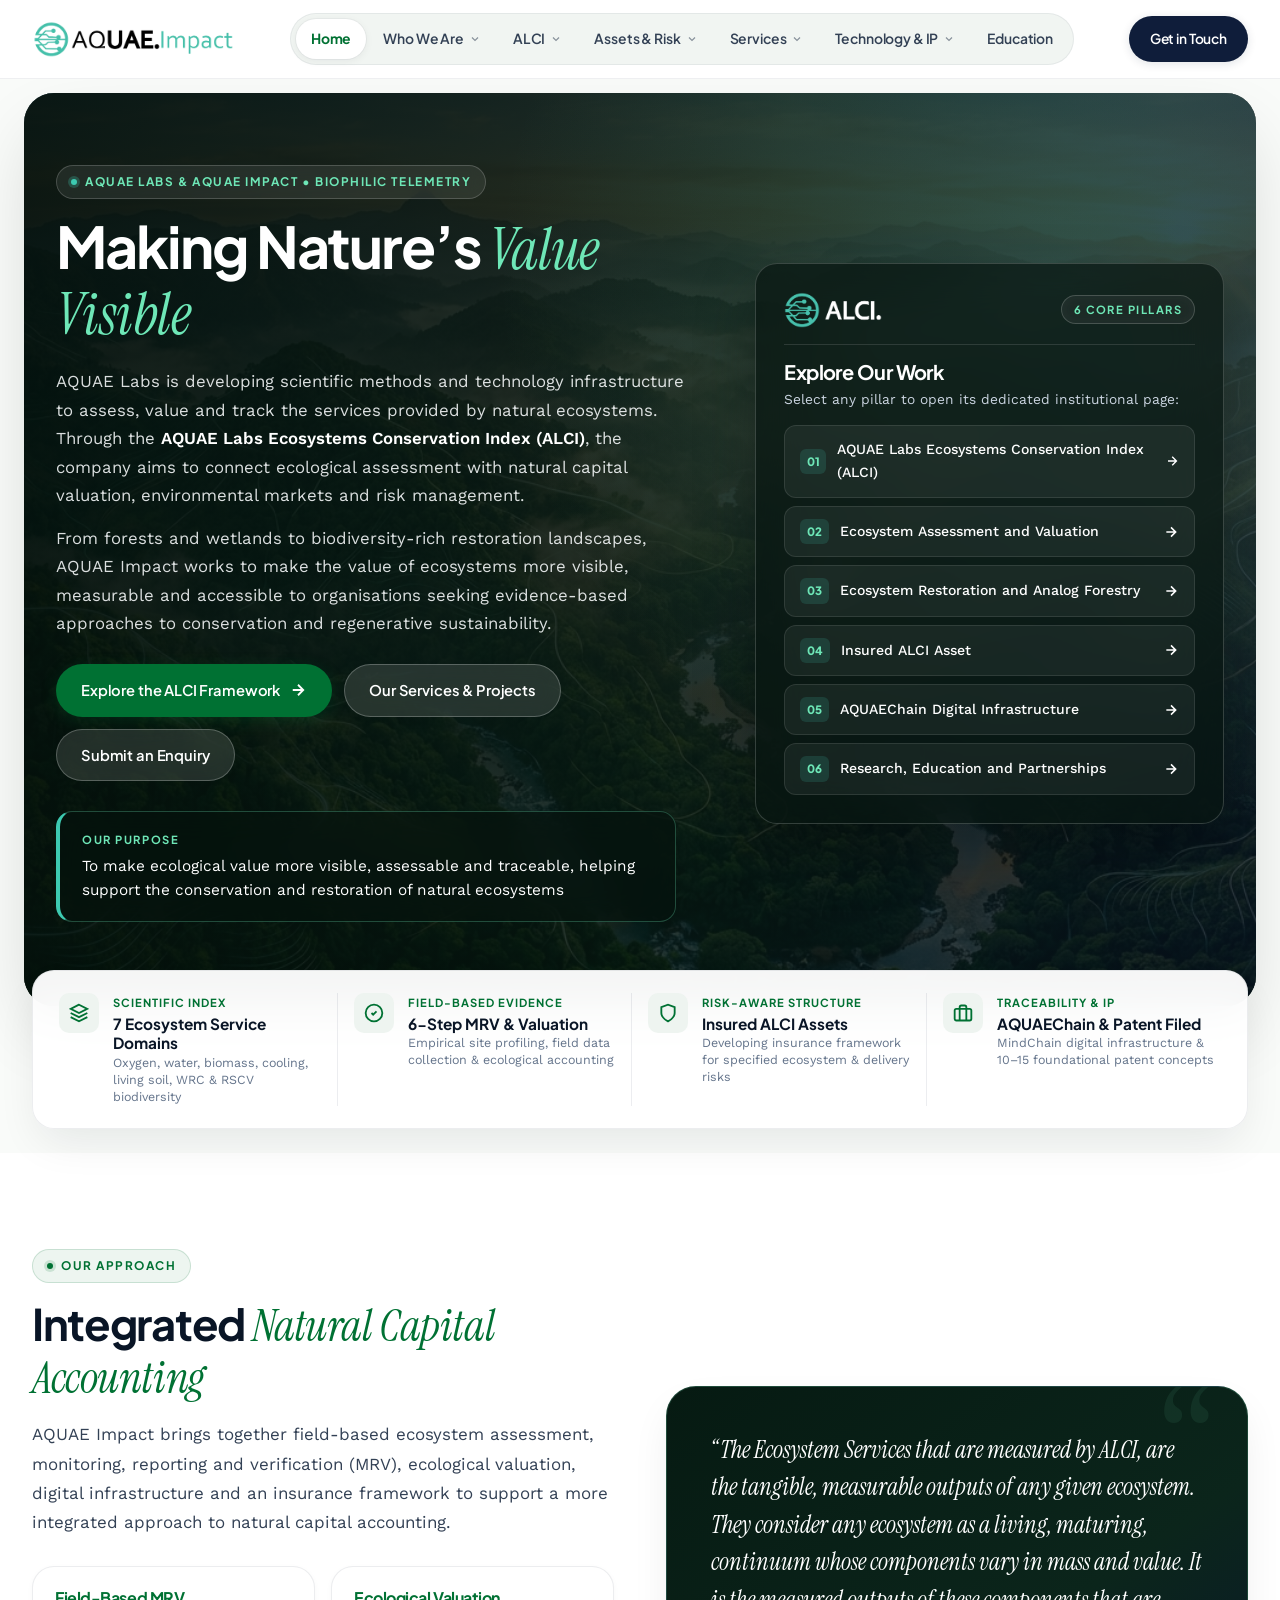
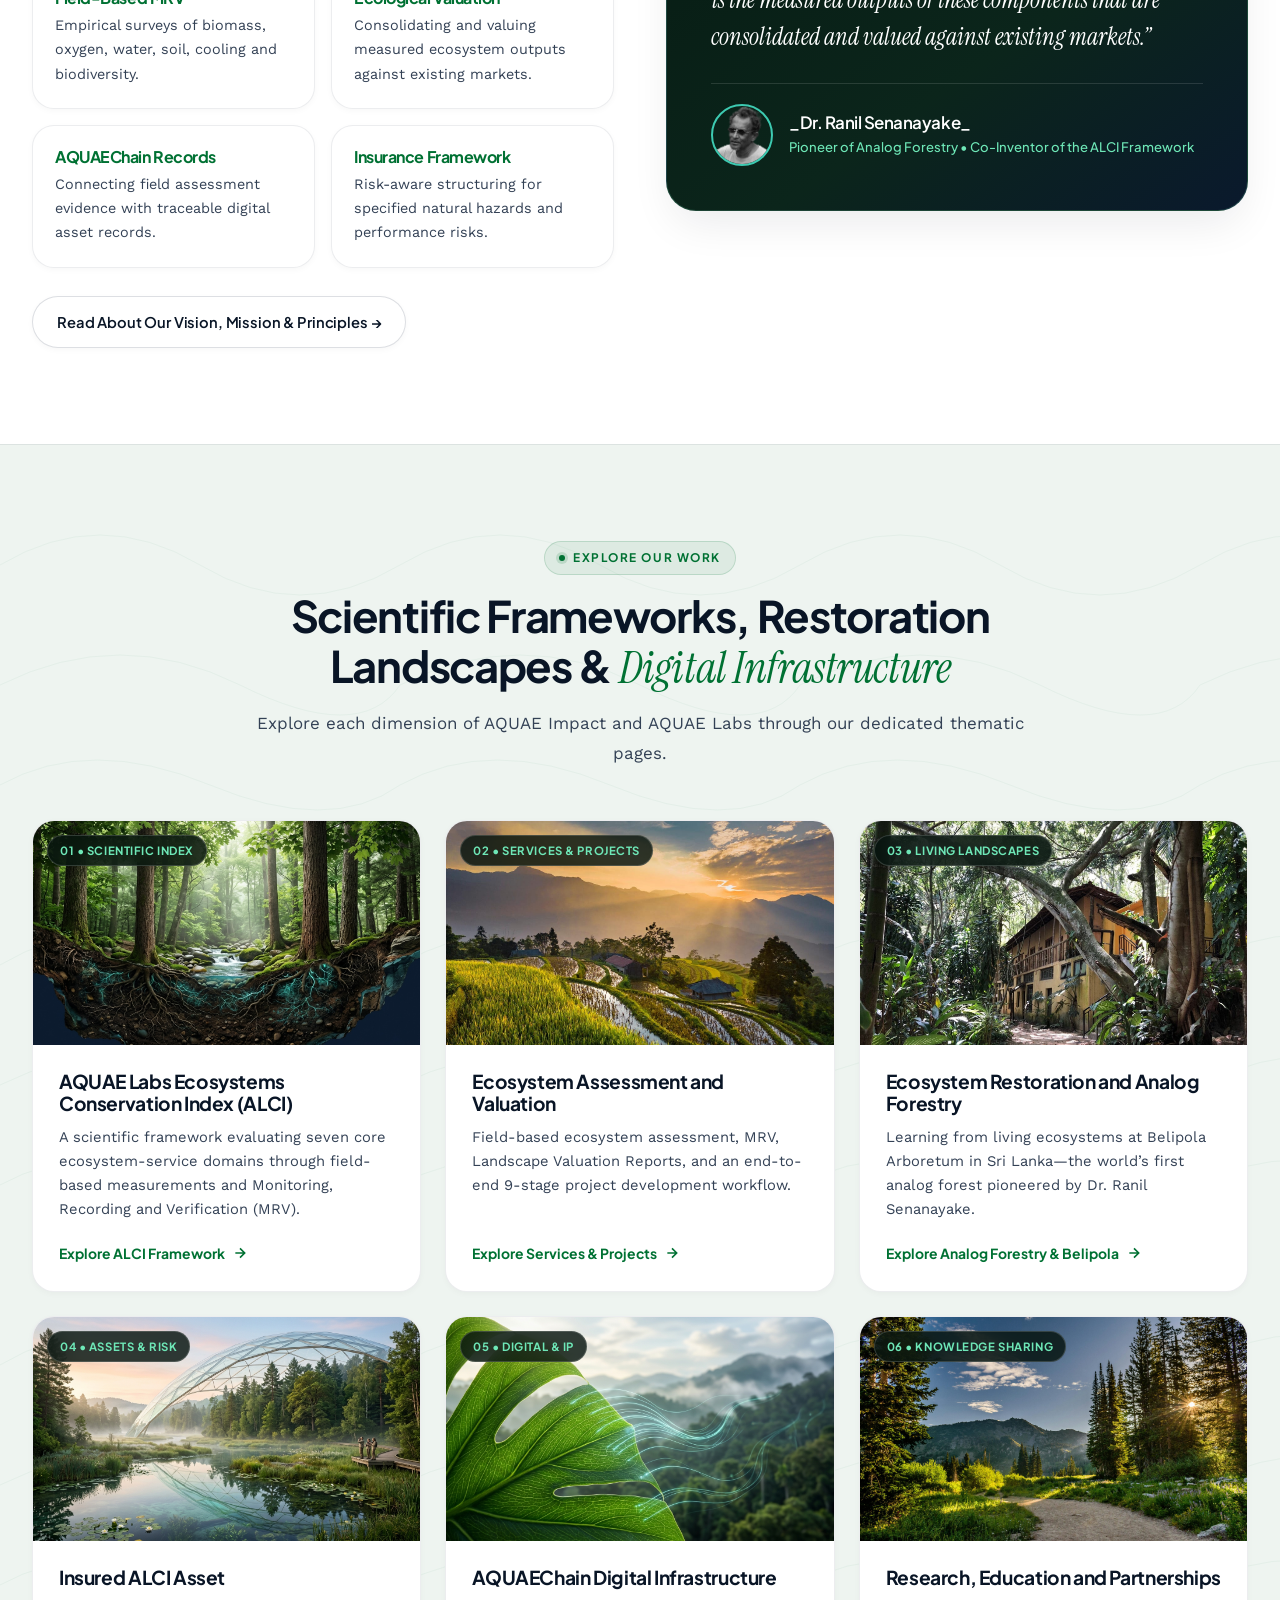
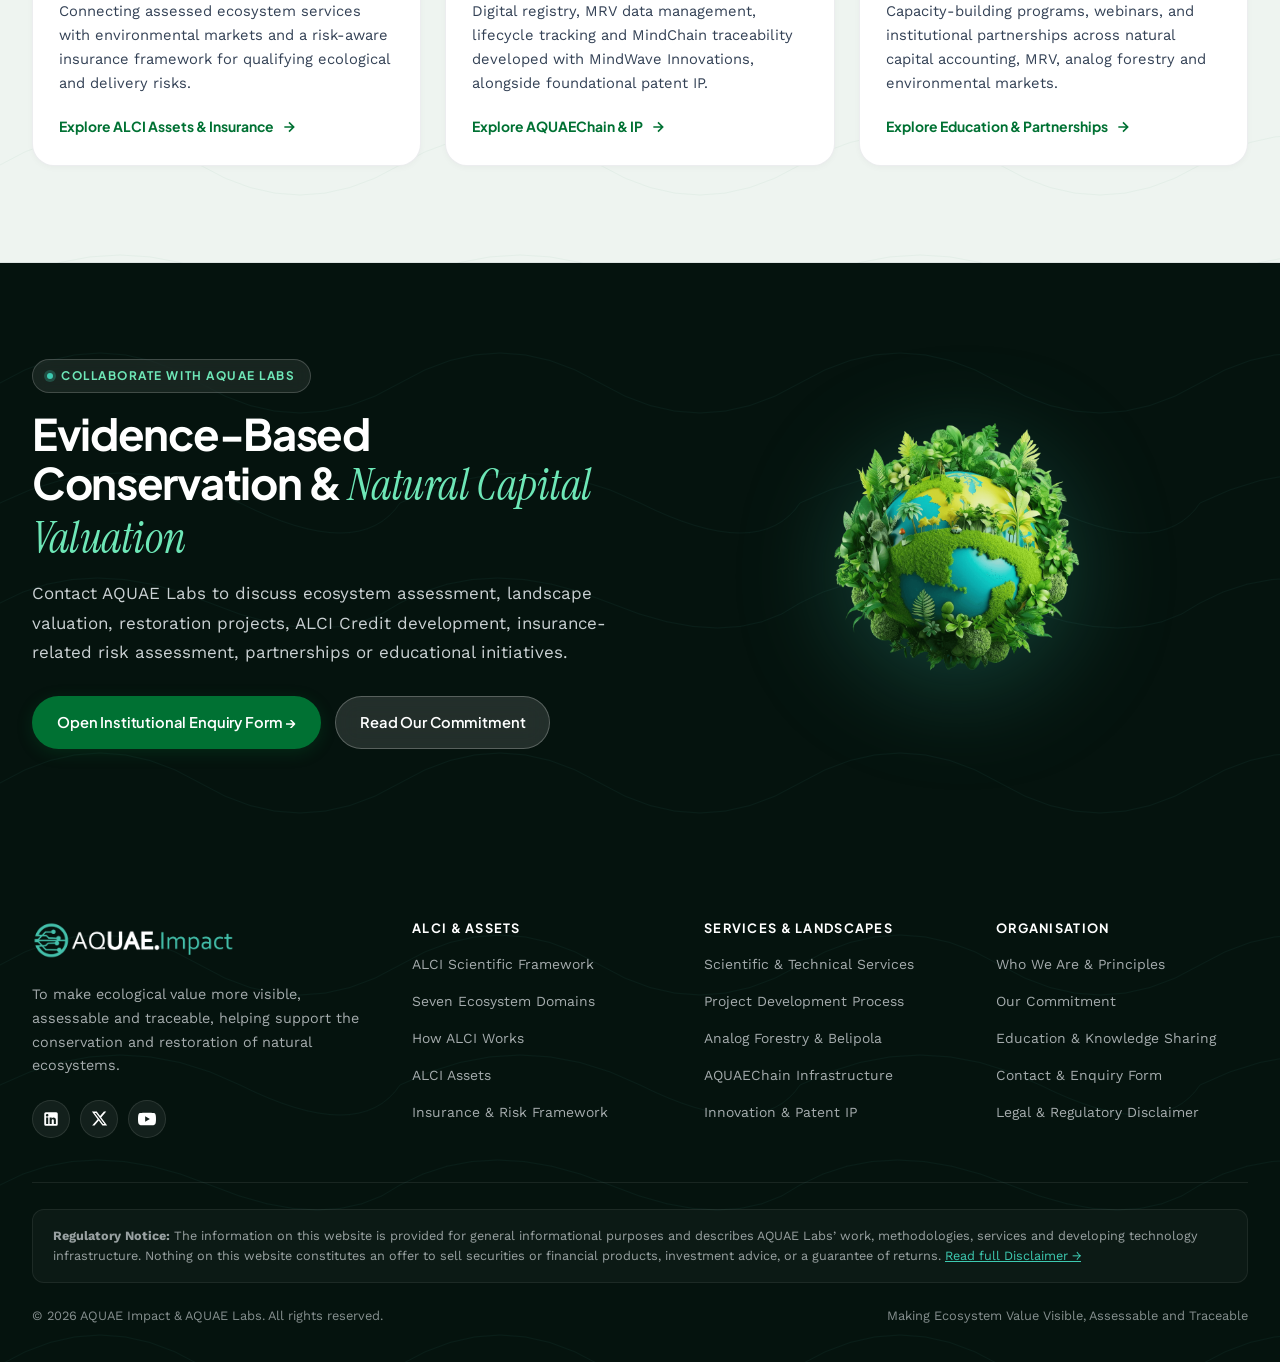
<file: index.html>
<!DOCTYPE html>
<html lang="en">
<head>
  <meta charset="UTF-8" />
  <meta name="viewport" content="width=device-width, initial-scale=1.0" />
  <title>AQUAE Impact &amp; AQUAE Labs | Making Nature’s Value Visible</title>
  <meta name="description" content="AQUAE Labs is developing scientific methods and technology infrastructure to assess, value and track the services provided by natural ecosystems through the AQUAE Labs Ecosystems Conservation Index (ALCI)." />
  <link rel="icon" type="image/png" href="assets/images/faviicon.png" />
  <link rel="preconnect" href="https://fonts.googleapis.com" />
  <link rel="preconnect" href="https://fonts.gstatic.com" crossorigin />
  <link href="https://fonts.googleapis.com/css2?family=Instrument+Serif:ital@0;1&family=Plus+Jakarta+Sans:wght@400;500;600;700;800&family=Work+Sans:ital,wght@0,400;0,500;0,600;1,400&display=swap" rel="stylesheet" />
  <link rel="stylesheet" href="styles.css" />
</head>
<body>

  <!-- Top Institutional Bar -->
  <div class="top-bar">
    <div class="container top-bar-inner">
      <div class="top-bar-left">
        <span class="top-bar-pill">IP Milestone</span>
        <span>AQUAE Labs has filed its foundational patent application covering 10–15 inventive concepts in ecological intelligence &amp; ecosystem finance.</span>
      </div>
      <div class="top-bar-right">
        <a href="technology-ip.html#patent">Read Patent Filing &rarr;</a>
        <a href="disclaimer.html">Regulatory Disclaimer</a>
      </div>
    </div>
  </div>

  <!-- Global Multi-Page Navigation Header -->
  <header class="site-header" id="siteHeader">
    <div class="container nav-inner">
      <a href="index.html" class="brand-lockup" aria-label="AQUAE Impact Home">
        <img src="assets/images/aquae-dark-logo.webp" alt="AQUAE.Impact" class="brand-logo-img" />
      </a>

      <nav class="nav-menu" id="navMenu" aria-label="Primary Navigation">
        <div class="nav-item">
          <a href="index.html" class="nav-link active">Home</a>
        </div>
        <div class="nav-item">
          <a href="about.html" class="nav-link">
            <span>Who We Are</span>
            <svg width="12" height="12" viewBox="0 0 24 24" fill="none" stroke="currentColor" stroke-width="2.4"><path d="m6 9 6 6 6-6"/></svg>
          </a>
          <div class="nav-dropdown">
            <a href="about.html">Ecological Science &amp; Finance<span>Vision, Mission &amp; 5 Core Principles</span></a>
            <a href="about.html#commitment">Our Commitment<span>Making ecosystem value visible, assessable &amp; traceable</span></a>
            <a href="about.html#leadership">Scientific &amp; Executive Team<span>Inventors &amp; leadership behind AQUAE Labs</span></a>
          </div>
        </div>
        <div class="nav-item">
          <a href="alci.html" class="nav-link">
            <span>ALCI</span>
            <svg width="12" height="12" viewBox="0 0 24 24" fill="none" stroke="currentColor" stroke-width="2.4"><path d="m6 9 6 6 6-6"/></svg>
          </a>
          <div class="nav-dropdown">
            <a href="alci.html">ALCI Scientific Framework<span>AQUAE Labs Ecosystems Conservation Index</span></a>
            <a href="alci.html#seven-domains">Seven Ecosystem Domains<span>Interactive 7-domain ecological matrix</span></a>
            <a href="alci.html#how-alci-works">How ALCI Works<span>6-step structured MRV &amp; valuation workflow</span></a>
          </div>
        </div>
        <div class="nav-item">
          <a href="assets-insurance.html" class="nav-link">
            <span>Assets &amp; Risk</span>
            <svg width="12" height="12" viewBox="0 0 24 24" fill="none" stroke="currentColor" stroke-width="2.4"><path d="m6 9 6 6 6-6"/></svg>
          </a>
          <div class="nav-dropdown">
            <a href="assets-insurance.html">ALCI Assets<span>Connecting ecosystem services with markets</span></a>
            <a href="assets-insurance.html#insured-assets">Insured ALCI Assets<span>Addressing specified ecosystem performance risks</span></a>
            <a href="assets-insurance.html#risk-framework">Insurance &amp; Risk Framework<span>Coverage areas &amp; underwriting integration</span></a>
          </div>
        </div>
        <div class="nav-item">
          <a href="services-projects.html" class="nav-link">
            <span>Services</span>
            <svg width="12" height="12" viewBox="0 0 24 24" fill="none" stroke="currentColor" stroke-width="2.4"><path d="m6 9 6 6 6-6"/></svg>
          </a>
          <div class="nav-dropdown">
            <a href="services-projects.html">Scientific &amp; Technical Services<span>8 core capabilities for natural capital assessment</span></a>
            <a href="services-projects.html#project-development">Project Development<span>From landscape assessment to conservation value</span></a>
            <a href="analog-forestry.html">Analog Forestry &amp; Belipola<span>World’s first analog forest in Sri Lanka</span></a>
          </div>
        </div>
        <div class="nav-item">
          <a href="technology-ip.html" class="nav-link">
            <span>Technology &amp; IP</span>
            <svg width="12" height="12" viewBox="0 0 24 24" fill="none" stroke="currentColor" stroke-width="2.4"><path d="m6 9 6 6 6-6"/></svg>
          </a>
          <div class="nav-dropdown">
            <a href="technology-ip.html">AQUAEChain Platform<span>Digital infrastructure with MindWave Innovations</span></a>
            <a href="technology-ip.html#patent">Innovation &amp; Patent Filing<span>Foundational patent application (10–15 concepts)</span></a>
            <a href="education.html">Education &amp; Capacity Building<span>Training, webinars &amp; practitioner knowledge sharing</span></a>
          </div>
        </div>
        <div class="nav-item">
          <a href="education.html" class="nav-link">Education</a>
        </div>
      </nav>

      <div class="nav-actions">
        <a href="contact.html" class="btn btn-primary">Get in Touch</a>
        <button class="mobile-toggle" id="mobileToggle" aria-label="Toggle Menu" aria-expanded="false">
          <svg width="22" height="22" viewBox="0 0 24 24" fill="none" stroke="currentColor" stroke-width="2.2"><path d="M3 12h18M3 6h18M3 18h18"/></svg>
        </button>
      </div>
    </div>
  </header>

  <main>

    <!-- ===================================================================
         HERO SECTION (PDF PAGE 1: MAKING NATURE'S VALUE VISIBLE)
         =================================================================== -->
    <section class="hero-home">
      <div class="hero-bg-image" style="background-image: url('assets/images/aquae-hero-biosphere.jpg');"></div>
      <div class="hero-bg-gradient"></div>
      <div class="hero-grid-lines"></div>

      <div class="container hero-home-grid">
        <div>
          <div class="eyebrow light">
            <span class="eyebrow-dot"></span>
            AQUAE Labs &amp; AQUAE Impact &bull; Biophilic Telemetry
          </div>
          <h1 class="hero-title">
            Making Nature’s <span class="text-gradient">Value Visible</span>
          </h1>
          <p class="hero-lead">
            AQUAE Labs is developing scientific methods and technology infrastructure to assess, value and track the services provided by natural ecosystems. Through the <strong>AQUAE Labs Ecosystems Conservation Index (ALCI)</strong>, the company aims to connect ecological assessment with natural capital valuation, environmental markets and risk management.
          </p>
          <p class="hero-lead">
            From forests and wetlands to biodiversity-rich restoration landscapes, AQUAE Impact works to make the value of ecosystems more visible, measurable and accessible to organisations seeking evidence-based approaches to conservation and regenerative sustainability.
          </p>

          <div class="hero-cta-row">
            <a href="alci.html" class="btn btn-primary">
              Explore the ALCI Framework
              <svg width="18" height="18" viewBox="0 0 24 24" fill="none" stroke="currentColor" stroke-width="2.4"><path d="M5 12h14M12 5l7 7-7 7"/></svg>
            </a>
            <a href="services-projects.html" class="btn btn-glass">Our Services &amp; Projects</a>
            <a href="contact.html" class="btn btn-glass">Submit an Enquiry</a>
          </div>

          <div class="purpose-glass-box">
            <span>Our Purpose</span>
            <p>
              To make ecological value more visible, assessable and traceable, helping support the conservation and restoration of natural ecosystems
            </p>
          </div>
        </div>

        <!-- Right Glass Panel: Explore Our Work Directory (PDF Page 1) -->
        <aside class="glass-panel" aria-label="Explore Our Work">
          <div style="display:flex; align-items:center; justify-content:space-between; padding-bottom:16px; margin-bottom:16px; border-bottom:1px solid rgba(255,255,255,0.12);">
            <img src="assets/images/ALCI-LOGO-alt.webp" alt="ALCI Emblem" style="height: 36px;" />
            <span class="eyebrow light" style="margin-bottom:0; padding:4px 12px; font-size:0.7rem;">6 Core Pillars</span>
          </div>
          <h2 style="color:#ffffff; font-size:1.25rem; margin-bottom:4px;">Explore Our Work</h2>
          <p style="color:var(--text-light-muted); font-size:0.86rem; margin-bottom:14px;">
            Select any pillar to open its dedicated institutional page:
          </p>

          <div class="portal-list">
            <a href="alci.html" class="portal-link-item">
              <div class="portal-link-left">
                <span class="portal-num">01</span>
                <span>AQUAE Labs Ecosystems Conservation Index (ALCI)</span>
              </div>
              <svg width="16" height="16" viewBox="0 0 24 24" fill="none" stroke="currentColor" stroke-width="2.3"><path d="M5 12h14M12 5l7 7-7 7"/></svg>
            </a>

            <a href="services-projects.html" class="portal-link-item">
              <div class="portal-link-left">
                <span class="portal-num">02</span>
                <span>Ecosystem Assessment and Valuation</span>
              </div>
              <svg width="16" height="16" viewBox="0 0 24 24" fill="none" stroke="currentColor" stroke-width="2.3"><path d="M5 12h14M12 5l7 7-7 7"/></svg>
            </a>

            <a href="analog-forestry.html" class="portal-link-item">
              <div class="portal-link-left">
                <span class="portal-num">03</span>
                <span>Ecosystem Restoration and Analog Forestry</span>
              </div>
              <svg width="16" height="16" viewBox="0 0 24 24" fill="none" stroke="currentColor" stroke-width="2.3"><path d="M5 12h14M12 5l7 7-7 7"/></svg>
            </a>

            <a href="assets-insurance.html" class="portal-link-item">
              <div class="portal-link-left">
                <span class="portal-num">04</span>
                <span>Insured ALCI Asset</span>
              </div>
              <svg width="16" height="16" viewBox="0 0 24 24" fill="none" stroke="currentColor" stroke-width="2.3"><path d="M5 12h14M12 5l7 7-7 7"/></svg>
            </a>

            <a href="technology-ip.html" class="portal-link-item">
              <div class="portal-link-left">
                <span class="portal-num">05</span>
                <span>AQUAEChain Digital Infrastructure</span>
              </div>
              <svg width="16" height="16" viewBox="0 0 24 24" fill="none" stroke="currentColor" stroke-width="2.3"><path d="M5 12h14M12 5l7 7-7 7"/></svg>
            </a>

            <a href="education.html" class="portal-link-item">
              <div class="portal-link-left">
                <span class="portal-num">06</span>
                <span>Research, Education and Partnerships</span>
              </div>
              <svg width="16" height="16" viewBox="0 0 24 24" fill="none" stroke="currentColor" stroke-width="2.3"><path d="M5 12h14M12 5l7 7-7 7"/></svg>
            </a>
          </div>
        </aside>
      </div>
    </section>

    <!-- ===================================================================
         AT-A-GLANCE TELEMETRY RIBBON (INSTANT VISUAL CLARITY)
         =================================================================== -->
    <div class="telemetry-strip">
      <div class="container">
        <div class="telemetry-strip-inner">
          <div class="telemetry-stat-card">
            <div class="telemetry-icon">
              <svg width="20" height="20" viewBox="0 0 24 24" fill="none" stroke="currentColor" stroke-width="2.2"><path d="M12 2L2 7l10 5 10-5-10-5zM2 17l10 5 10-5M2 12l10 5 10-5"/></svg>
            </div>
            <div class="telemetry-meta">
              <span>Scientific Index</span>
              <strong>7 Ecosystem Service Domains</strong>
              <small>Oxygen, water, biomass, cooling, living soil, WRC &amp; RSCV biodiversity</small>
            </div>
          </div>

          <div class="telemetry-stat-card">
            <div class="telemetry-icon">
              <svg width="20" height="20" viewBox="0 0 24 24" fill="none" stroke="currentColor" stroke-width="2.2"><circle cx="12" cy="12" r="10"/><path d="m9 12 2 2 4-4"/></svg>
            </div>
            <div class="telemetry-meta">
              <span>Field-Based Evidence</span>
              <strong>6-Step MRV &amp; Valuation</strong>
              <small>Empirical site profiling, field data collection &amp; ecological accounting</small>
            </div>
          </div>

          <div class="telemetry-stat-card">
            <div class="telemetry-icon">
              <svg width="20" height="20" viewBox="0 0 24 24" fill="none" stroke="currentColor" stroke-width="2.2"><path d="M12 22s8-4 8-10V5l-8-3-8 3v7c0 6 8 10 8 10z"/></svg>
            </div>
            <div class="telemetry-meta">
              <span>Risk-Aware Structure</span>
              <strong>Insured ALCI Assets</strong>
              <small>Developing insurance framework for specified ecosystem &amp; delivery risks</small>
            </div>
          </div>

          <div class="telemetry-stat-card">
            <div class="telemetry-icon">
              <svg width="20" height="20" viewBox="0 0 24 24" fill="none" stroke="currentColor" stroke-width="2.2"><rect x="2" y="7" width="20" height="14" rx="2"/><path d="M16 21V5a2 2 0 0 0-2-2h-4a2 2 0 0 0-2 2v16"/></svg>
            </div>
            <div class="telemetry-meta">
              <span>Traceability &amp; IP</span>
              <strong>AQUAEChain &amp; Patent Filed</strong>
              <small>MindChain digital infrastructure &amp; 10–15 foundational patent concepts</small>
            </div>
          </div>
        </div>
      </div>
    </div>

    <!-- ===================================================================
         OUR APPROACH & DR. RANIL SENANAYAKE QUOTE (PDF PAGE 1)
         =================================================================== -->
    <section class="section section-white">
      <div class="container grid-2">
        <div>
          <div class="eyebrow">
            <span class="eyebrow-dot"></span>
            Our Approach
          </div>
          <h2 class="section-title">
            Integrated <span class="text-gradient-dark">Natural Capital Accounting</span>
          </h2>
          <p class="section-lead" style="margin-bottom: 28px;">
            AQUAE Impact brings together field-based ecosystem assessment, monitoring, reporting and verification (MRV), ecological valuation, digital infrastructure and an insurance framework to support a more integrated approach to natural capital accounting.
          </p>

          <div class="grid-2" style="gap: 16px;">
            <div class="surface-card" style="padding: 22px;">
              <h4 style="margin-bottom: 6px; color: var(--color-primary);">Field-Based MRV</h4>
              <p style="font-size: 0.9rem; margin: 0;">Empirical surveys of biomass, oxygen, water, soil, cooling and biodiversity.</p>
            </div>
            <div class="surface-card" style="padding: 22px;">
              <h4 style="margin-bottom: 6px; color: var(--color-primary);">Ecological Valuation</h4>
              <p style="font-size: 0.9rem; margin: 0;">Consolidating and valuing measured ecosystem outputs against existing markets.</p>
            </div>
            <div class="surface-card" style="padding: 22px;">
              <h4 style="margin-bottom: 6px; color: var(--color-primary);">AQUAEChain Records</h4>
              <p style="font-size: 0.9rem; margin: 0;">Connecting field assessment evidence with traceable digital asset records.</p>
            </div>
            <div class="surface-card" style="padding: 22px;">
              <h4 style="margin-bottom: 6px; color: var(--color-primary);">Insurance Framework</h4>
              <p style="font-size: 0.9rem; margin: 0;">Risk-aware structuring for specified natural hazards and performance risks.</p>
            </div>
          </div>

          <div style="margin-top: 28px;">
            <a href="about.html" class="btn btn-outline">Read About Our Vision, Mission &amp; Principles &rarr;</a>
          </div>
        </div>

        <!-- Dr. Ranil Senanayake Quote Feature Card -->
        <div class="quote-feature-card">
          <p class="quote-text">
            “The Ecosystem Services that are measured by ALCI, are the tangible, measurable outputs of any given ecosystem. They consider any ecosystem as a living, maturing, continuum whose components vary in mass and value. It is the measured outputs of these components that are consolidated and valued against existing markets.”
          </p>
          <div class="quote-author">
            <img src="assets/images/Ranil-img.webp" alt="Dr. Ranil Senanayake" class="quote-author-avatar" />
            <div class="quote-author-info">
              <h4>_Dr. Ranil Senanayake_</h4>
              <p>Pioneer of Analog Forestry &bull; Co-Inventor of the ALCI Framework</p>
            </div>
          </div>
        </div>
      </div>
    </section>

    <!-- ===================================================================
         EXPLORE OUR WORK — VISUAL MULTI-PAGE PORTAL (PDF PAGE 1)
         =================================================================== -->
    <section class="section section-sage">
      <div class="container">
        <div class="section-header centered">
          <div class="eyebrow">
            <span class="eyebrow-dot"></span>
            Explore Our Work
          </div>
          <h2 class="section-title">
            Scientific Frameworks, Restoration Landscapes &amp; <span class="text-gradient-dark">Digital Infrastructure</span>
          </h2>
          <p class="section-lead">
            Explore each dimension of AQUAE Impact and AQUAE Labs through our dedicated thematic pages.
          </p>
        </div>

        <div class="grid-3">
          <!-- Card 1 -->
          <article class="work-portal-card">
            <div class="work-portal-thumb">
              <img src="assets/images/aquae-alci-domains.jpg" alt="AQUAE Labs Ecosystems Conservation Index (ALCI)" />
              <span class="work-portal-tag">01 &bull; Scientific Index</span>
            </div>
            <div class="work-portal-body">
              <div>
                <h3>AQUAE Labs Ecosystems Conservation Index (ALCI)</h3>
                <p>A scientific framework evaluating seven core ecosystem-service domains through field-based measurements and Monitoring, Recording and Verification (MRV).</p>
              </div>
              <a href="alci.html" class="card-link-arrow">
                Explore ALCI Framework
                <svg width="16" height="16" viewBox="0 0 24 24" fill="none" stroke="currentColor" stroke-width="2.4"><path d="M5 12h14M12 5l7 7-7 7"/></svg>
              </a>
            </div>
          </article>

          <!-- Card 2 -->
          <article class="work-portal-card">
            <div class="work-portal-thumb">
              <img src="assets/images/566f3c6321fa3de7fea9122a4a8f3eb9ce43e269.jpg" alt="Ecosystem Assessment and Valuation" />
              <span class="work-portal-tag">02 &bull; Services &amp; Projects</span>
            </div>
            <div class="work-portal-body">
              <div>
                <h3>Ecosystem Assessment and Valuation</h3>
                <p>Field-based ecosystem assessment, MRV, Landscape Valuation Reports, and an end-to-end 9-stage project development workflow.</p>
              </div>
              <a href="services-projects.html" class="card-link-arrow">
                Explore Services &amp; Projects
                <svg width="16" height="16" viewBox="0 0 24 24" fill="none" stroke="currentColor" stroke-width="2.4"><path d="M5 12h14M12 5l7 7-7 7"/></svg>
              </a>
            </div>
          </article>

          <!-- Card 3 -->
          <article class="work-portal-card">
            <div class="work-portal-thumb">
              <img src="assets/images/4f2f7d00eaed6f4104e7ce5633ff29be5a93595e.jpg" alt="Belipola Arboretum Sri Lanka" />
              <span class="work-portal-tag">03 &bull; Living Landscapes</span>
            </div>
            <div class="work-portal-body">
              <div>
                <h3>Ecosystem Restoration and Analog Forestry</h3>
                <p>Learning from living ecosystems at Belipola Arboretum in Sri Lanka—the world’s first analog forest pioneered by Dr. Ranil Senanayake.</p>
              </div>
              <a href="analog-forestry.html" class="card-link-arrow">
                Explore Analog Forestry &amp; Belipola
                <svg width="16" height="16" viewBox="0 0 24 24" fill="none" stroke="currentColor" stroke-width="2.4"><path d="M5 12h14M12 5l7 7-7 7"/></svg>
              </a>
            </div>
          </article>

          <!-- Card 4 -->
          <article class="work-portal-card">
            <div class="work-portal-thumb">
              <img src="assets/images/aquae-insured-asset.jpg" alt="Insured ALCI Asset" />
              <span class="work-portal-tag">04 &bull; Assets &amp; Risk</span>
            </div>
            <div class="work-portal-body">
              <div>
                <h3>Insured ALCI Asset</h3>
                <p>Connecting assessed ecosystem services with environmental markets and a risk-aware insurance framework for qualifying ecological and delivery risks.</p>
              </div>
              <a href="assets-insurance.html" class="card-link-arrow">
                Explore ALCI Assets &amp; Insurance
                <svg width="16" height="16" viewBox="0 0 24 24" fill="none" stroke="currentColor" stroke-width="2.4"><path d="M5 12h14M12 5l7 7-7 7"/></svg>
              </a>
            </div>
          </article>

          <!-- Card 5 -->
          <article class="work-portal-card">
            <div class="work-portal-thumb">
              <img src="assets/images/aquae-aquaechain-ledger.jpg" alt="AQUAEChain Digital Infrastructure" />
              <span class="work-portal-tag">05 &bull; Digital &amp; IP</span>
            </div>
            <div class="work-portal-body">
              <div>
                <h3>AQUAEChain Digital Infrastructure</h3>
                <p>Digital registry, MRV data management, lifecycle tracking and MindChain traceability developed with MindWave Innovations, alongside foundational patent IP.</p>
              </div>
              <a href="technology-ip.html" class="card-link-arrow">
                Explore AQUAEChain &amp; IP
                <svg width="16" height="16" viewBox="0 0 24 24" fill="none" stroke="currentColor" stroke-width="2.4"><path d="M5 12h14M12 5l7 7-7 7"/></svg>
              </a>
            </div>
          </article>

          <!-- Card 6 -->
          <article class="work-portal-card">
            <div class="work-portal-thumb">
              <img src="assets/images/dcd522a37459d18da2608ae6329ca743d2501eb4-scaled.jpg" alt="Research, Education and Partnerships" />
              <span class="work-portal-tag">06 &bull; Knowledge Sharing</span>
            </div>
            <div class="work-portal-body">
              <div>
                <h3>Research, Education and Partnerships</h3>
                <p>Capacity-building programs, webinars, and institutional partnerships across natural capital accounting, MRV, analog forestry and environmental markets.</p>
              </div>
              <a href="education.html" class="card-link-arrow">
                Explore Education &amp; Partnerships
                <svg width="16" height="16" viewBox="0 0 24 24" fill="none" stroke="currentColor" stroke-width="2.4"><path d="M5 12h14M12 5l7 7-7 7"/></svg>
              </a>
            </div>
          </article>
        </div>
      </div>
    </section>

    <!-- ===================================================================
         EXECUTIVE CALL TO ACTION BANNER
         =================================================================== -->
    <section class="section section-dark">
      <div class="container grid-2">
        <div>
          <div class="eyebrow light">
            <span class="eyebrow-dot"></span>
            Collaborate with AQUAE Labs
          </div>
          <h2 class="section-title light">
            Evidence-Based Conservation &amp; <span class="text-gradient">Natural Capital Valuation</span>
          </h2>
          <p class="section-lead light" style="margin-bottom: 28px;">
            Contact AQUAE Labs to discuss ecosystem assessment, landscape valuation, restoration projects, ALCI Credit development, insurance-related risk assessment, partnerships or educational initiatives.
          </p>
          <div style="display:flex; flex-wrap:wrap; gap:14px;">
            <a href="contact.html" class="btn btn-primary">Open Institutional Enquiry Form &rarr;</a>
            <a href="about.html#commitment" class="btn btn-glass">Read Our Commitment</a>
          </div>
        </div>
        <div style="display:flex; justify-content:center;">
          <img src="assets/images/dc47fe0a9291533e1c0f8745dc9be7a9dcd1b722.png" alt="Living Biosphere Natural Capital" style="max-height: 340px; width: auto; filter: drop-shadow(0 20px 50px rgba(61,202,177,0.25));" />
        </div>
      </div>
    </section>

  </main>

  <!-- Global Multi-Page Footer -->
  <footer class="site-footer">
    <div class="container">
      <div class="footer-grid">
        <div class="footer-brand">
          <a href="index.html" class="brand-lockup" aria-label="AQUAE Impact Home">
            <img src="assets/images/AQUAE.Impact-LOGO-REC.webp" alt="AQUAE.Impact" class="brand-logo-img" />
          </a>
          <p>
            To make ecological value more visible, assessable and traceable, helping support the conservation and restoration of natural ecosystems.
          </p>
          <div class="social-row">
            <a href="https://www.linkedin.com/company/aquae-impact/" target="_blank" rel="noopener noreferrer" class="social-icon-btn" aria-label="LinkedIn">
              <svg width="18" height="18" viewBox="0 0 24 24" fill="currentColor"><path d="M19 3a2 2 0 0 1 2 2v14a2 2 0 0 1-2 2H5a2 2 0 0 1-2-2V5a2 2 0 0 1 2-2h14m-.5 15.5v-5.3a3.26 3.26 0 0 0-3.26-3.26c-.85 0-1.84.52-2.28 1.3v-1.11h-2.79v8.37h2.79v-4.93c0-.77.62-1.4 1.39-1.4a1.4 1.4 0 0 1 1.4 1.4v4.93h2.75M6.88 8.56a1.68 1.68 0 0 0 1.68-1.68c0-.93-.75-1.69-1.68-1.69a1.69 1.69 0 0 0-1.69 1.69c0 .93.76 1.68 1.69 1.68m1.39 9.94v-8.37H5.5v8.37h2.77z"/></svg>
            </a>
            <a href="https://x.com/aquaeimpactorg" target="_blank" rel="noopener noreferrer" class="social-icon-btn" aria-label="X (Twitter)">
              <svg width="17" height="17" viewBox="0 0 24 24" fill="currentColor"><path d="M18.244 2.25h3.308l-7.227 8.26 8.502 11.24H16.17l-5.214-6.817L4.99 21.75H1.68l7.73-8.835L1.254 2.25H8.08l4.713 6.231zm-1.161 17.52h1.833L7.084 4.126H5.117z"/></svg>
            </a>
            <a href="https://youtube.com/@aquaeimpactexchange" target="_blank" rel="noopener noreferrer" class="social-icon-btn" aria-label="YouTube">
              <svg width="18" height="18" viewBox="0 0 24 24" fill="currentColor"><path d="M23.498 6.186a3.016 3.016 0 0 0-2.122-2.136C19.505 3.545 12 3.545 12 3.545s-7.505 0-9.377.505A3.017 3.017 0 0 0 .502 6.186C0 8.07 0 12 0 12s0 3.93.502 5.814a3.016 3.016 0 0 0 2.122 2.136c1.871.505 9.376.505 9.376.505s7.505 0 9.377-.505a3.015 3.015 0 0 0 2.122-2.136C24 15.93 24 12 24 12s0-3.93-.502-5.814zM9.545 15.568V8.432L15.818 12l-6.273 3.568z"/></svg>
            </a>
          </div>
        </div>

        <div class="footer-col">
          <h4>ALCI &amp; Assets</h4>
          <ul>
            <li><a href="alci.html">ALCI Scientific Framework</a></li>
            <li><a href="alci.html#seven-domains">Seven Ecosystem Domains</a></li>
            <li><a href="alci.html#how-alci-works">How ALCI Works</a></li>
            <li><a href="assets-insurance.html">ALCI Assets</a></li>
            <li><a href="assets-insurance.html#risk-framework">Insurance &amp; Risk Framework</a></li>
          </ul>
        </div>

        <div class="footer-col">
          <h4>Services &amp; Landscapes</h4>
          <ul>
            <li><a href="services-projects.html">Scientific &amp; Technical Services</a></li>
            <li><a href="services-projects.html#project-development">Project Development Process</a></li>
            <li><a href="analog-forestry.html">Analog Forestry &amp; Belipola</a></li>
            <li><a href="technology-ip.html">AQUAEChain Infrastructure</a></li>
            <li><a href="technology-ip.html#patent">Innovation &amp; Patent IP</a></li>
          </ul>
        </div>

        <div class="footer-col">
          <h4>Organisation</h4>
          <ul>
            <li><a href="about.html">Who We Are &amp; Principles</a></li>
            <li><a href="about.html#commitment">Our Commitment</a></li>
            <li><a href="education.html">Education &amp; Knowledge Sharing</a></li>
            <li><a href="contact.html">Contact &amp; Enquiry Form</a></li>
            <li><a href="disclaimer.html">Legal &amp; Regulatory Disclaimer</a></li>
          </ul>
        </div>
      </div>

      <div class="footer-disclaimer-strip">
        <strong>Regulatory Notice:</strong> The information on this website is provided for general informational purposes and describes AQUAE Labs’ work, methodologies, services and developing technology infrastructure. Nothing on this website constitutes an offer to sell securities or financial products, investment advice, or a guarantee of returns. <a href="disclaimer.html" style="color:var(--color-accent); text-decoration:underline;">Read full Disclaimer &rarr;</a>
      </div>

      <div class="footer-bottom">
        <span>&copy; 2026 AQUAE Impact &amp; AQUAE Labs. All rights reserved.</span>
        <span>Making Ecosystem Value Visible, Assessable and Traceable</span>
      </div>
    </div>
  </footer>

  <script src="script.js"></script>
</body>
</html>
</file>
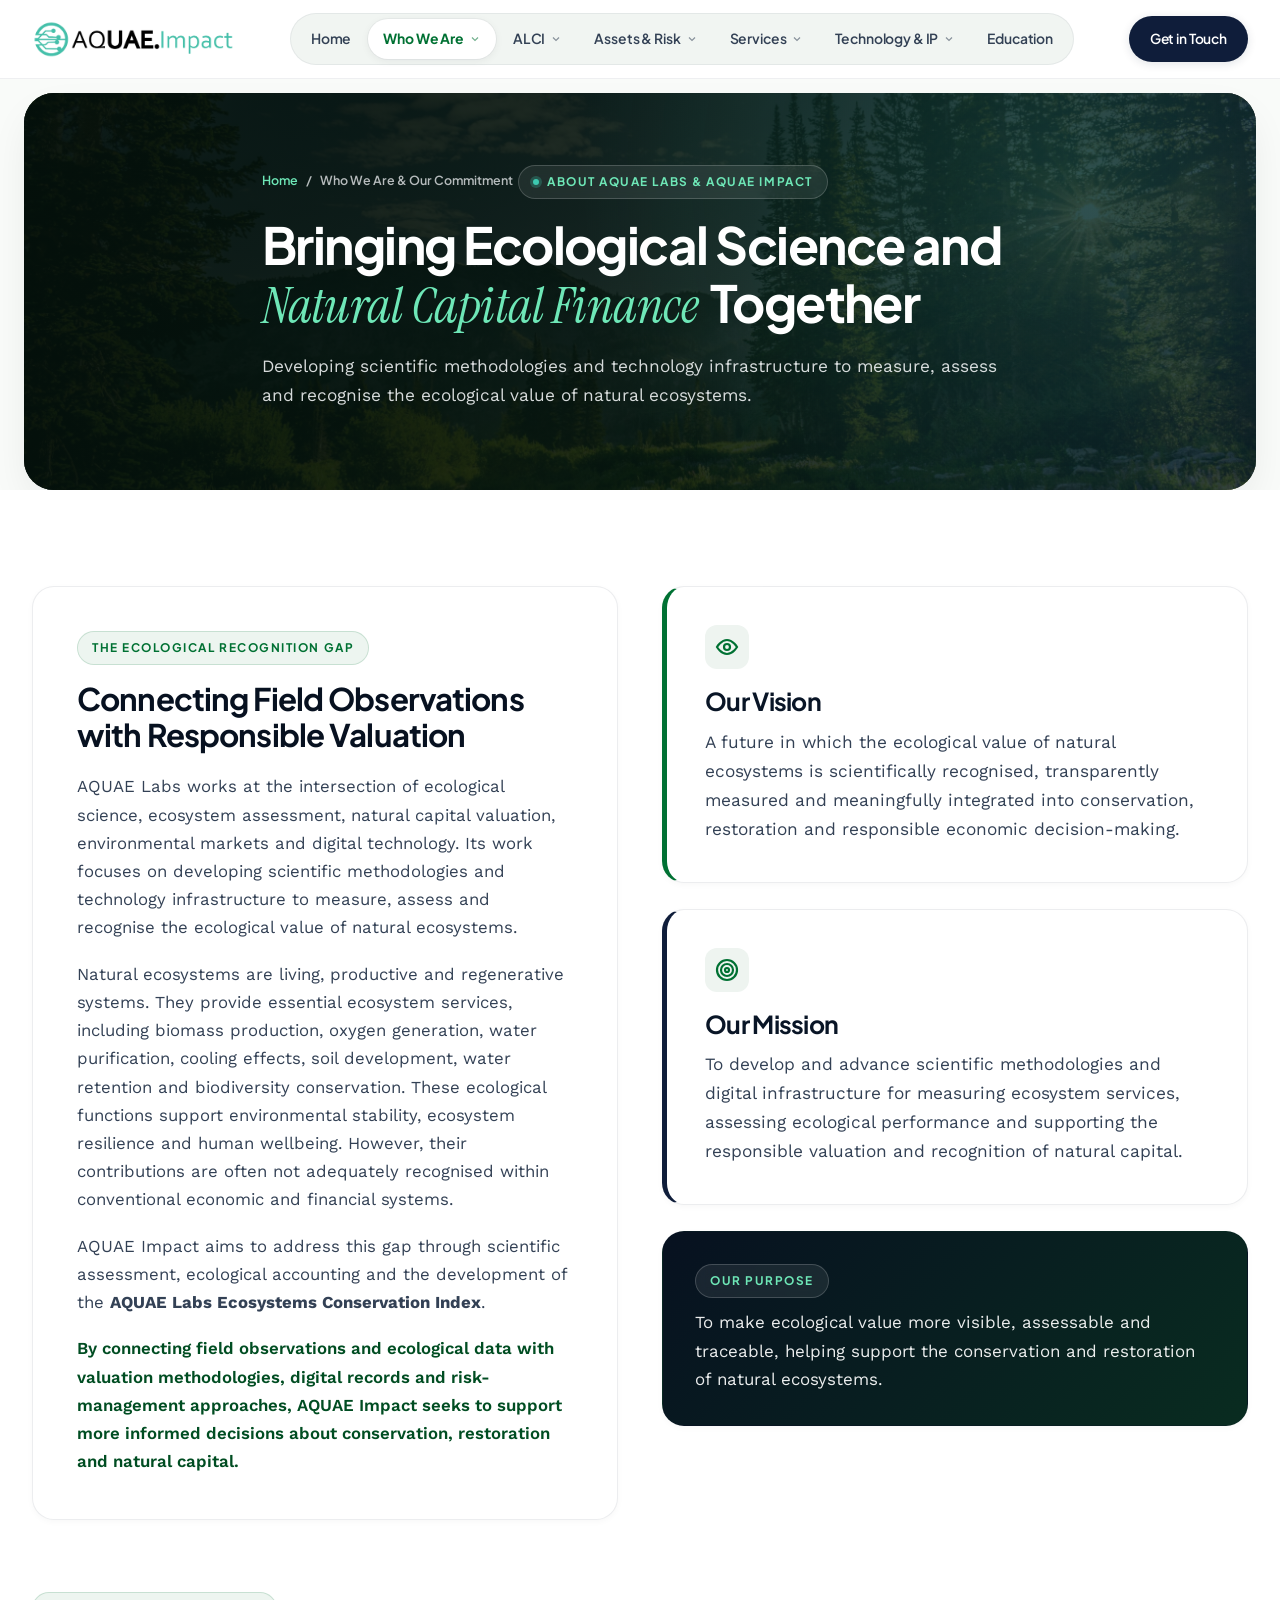
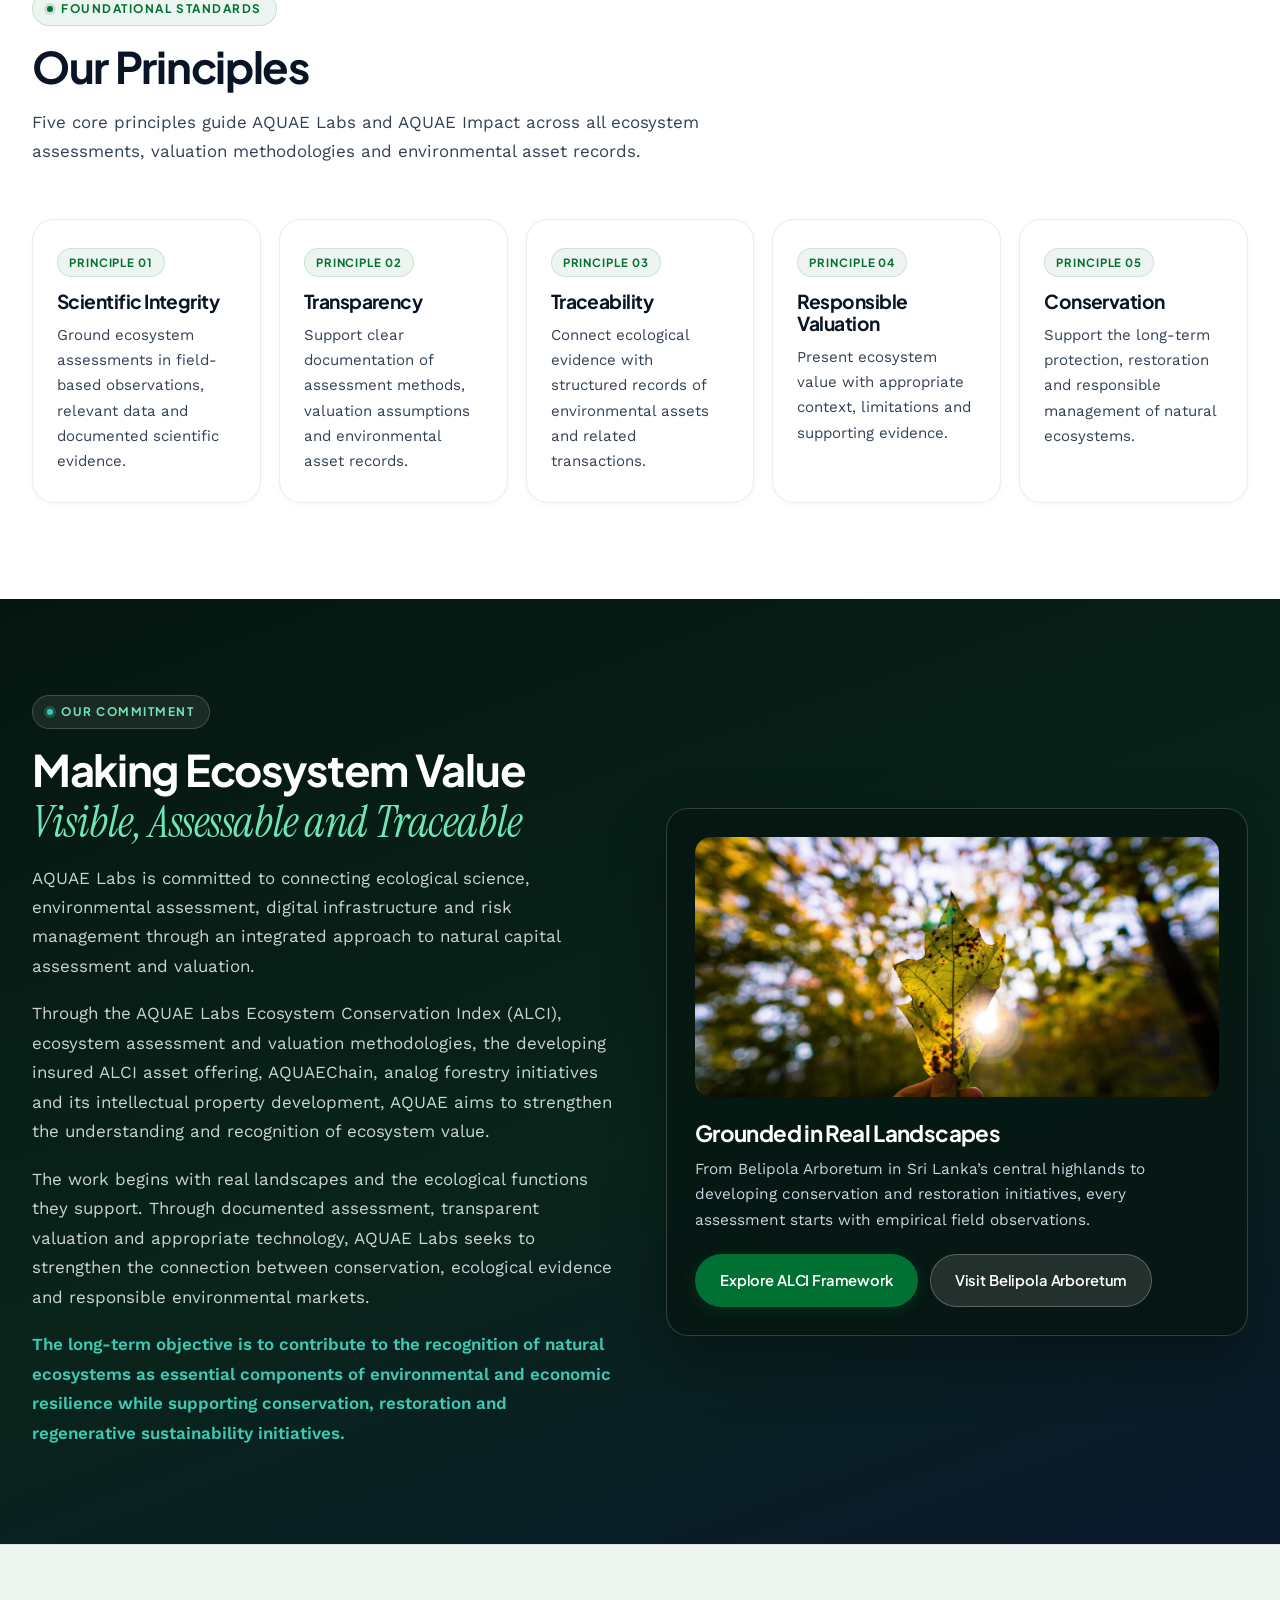
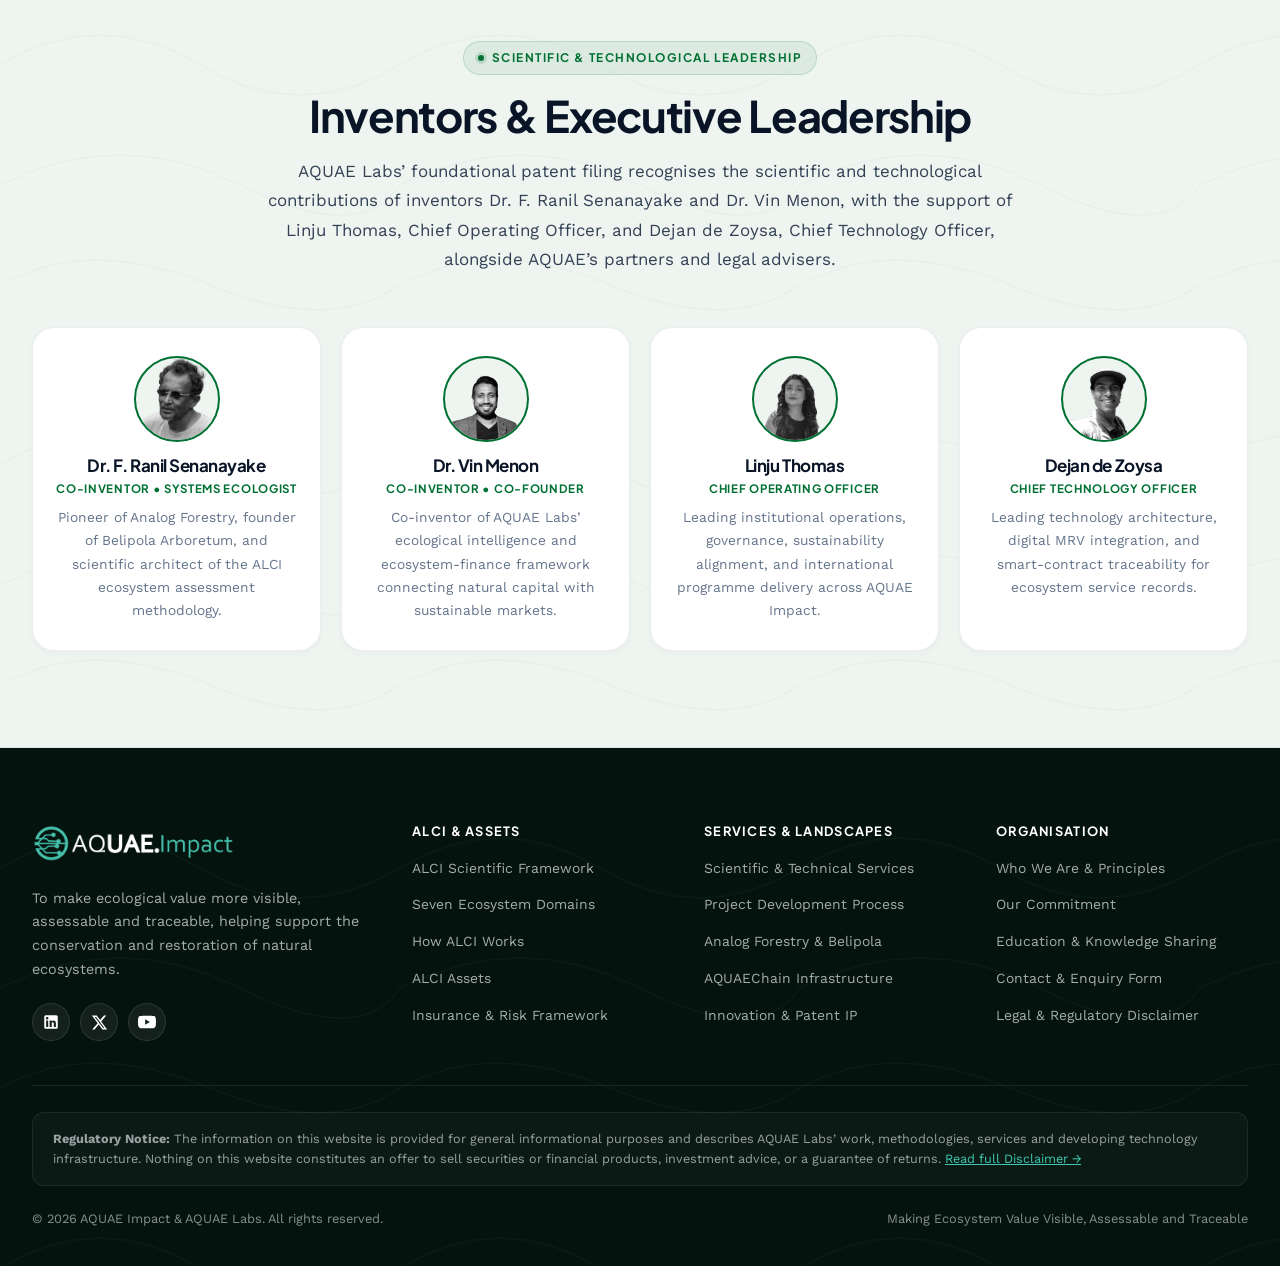
<file: about.html>
<!DOCTYPE html>
<html lang="en">
<head>
  <meta charset="UTF-8" />
  <meta name="viewport" content="width=device-width, initial-scale=1.0" />
  <title>Who We Are &amp; Our Commitment | AQUAE Impact &amp; AQUAE Labs</title>
  <meta name="description" content="Bringing Ecological Science and Natural Capital Finance Together. Explore AQUAE Impact and AQUAE Labs' Vision, Mission, Principles, and Commitment." />
  <link rel="icon" type="image/png" href="assets/images/faviicon.png" />
  <link rel="preconnect" href="https://fonts.googleapis.com" />
  <link rel="preconnect" href="https://fonts.gstatic.com" crossorigin />
  <link href="https://fonts.googleapis.com/css2?family=Instrument+Serif:ital@0;1&family=Plus+Jakarta+Sans:wght@400;500;600;700;800&family=Work+Sans:ital,wght@0,400;0,500;0,600;1,400&display=swap" rel="stylesheet" />
  <link rel="stylesheet" href="styles.css" />
</head>
<body>

  <!-- Top Institutional Bar -->
  <div class="top-bar">
    <div class="container top-bar-inner">
      <div class="top-bar-left">
        <span class="top-bar-pill">IP Milestone</span>
        <span>AQUAE Labs has filed its foundational patent application covering 10–15 inventive concepts in ecological intelligence &amp; ecosystem finance.</span>
      </div>
      <div class="top-bar-right">
        <a href="technology-ip.html#patent">Read Patent Filing &rarr;</a>
        <a href="disclaimer.html">Regulatory Disclaimer</a>
      </div>
    </div>
  </div>

  <!-- Global Multi-Page Navigation Header -->
  <header class="site-header" id="siteHeader">
    <div class="container nav-inner">
      <a href="index.html" class="brand-lockup" aria-label="AQUAE Impact Home">
        <img src="assets/images/aquae-dark-logo.webp" alt="AQUAE.Impact" class="brand-logo-img" />
      </a>

      <nav class="nav-menu" id="navMenu" aria-label="Primary Navigation">
        <div class="nav-item">
          <a href="index.html" class="nav-link">Home</a>
        </div>
        <div class="nav-item">
          <a href="about.html" class="nav-link active">
            <span>Who We Are</span>
            <svg width="12" height="12" viewBox="0 0 24 24" fill="none" stroke="currentColor" stroke-width="2.4"><path d="m6 9 6 6 6-6"/></svg>
          </a>
          <div class="nav-dropdown">
            <a href="about.html">Ecological Science &amp; Finance<span>Vision, Mission &amp; 5 Core Principles</span></a>
            <a href="about.html#commitment">Our Commitment<span>Making ecosystem value visible, assessable &amp; traceable</span></a>
            <a href="about.html#leadership">Scientific &amp; Executive Team<span>Inventors &amp; leadership behind AQUAE Labs</span></a>
          </div>
        </div>
        <div class="nav-item">
          <a href="alci.html" class="nav-link">
            <span>ALCI</span>
            <svg width="12" height="12" viewBox="0 0 24 24" fill="none" stroke="currentColor" stroke-width="2.4"><path d="m6 9 6 6 6-6"/></svg>
          </a>
          <div class="nav-dropdown">
            <a href="alci.html">ALCI Scientific Framework<span>AQUAE Labs Ecosystems Conservation Index</span></a>
            <a href="alci.html#seven-domains">Seven Ecosystem Domains<span>Interactive 7-domain ecological matrix</span></a>
            <a href="alci.html#how-alci-works">How ALCI Works<span>6-step structured MRV &amp; valuation workflow</span></a>
          </div>
        </div>
        <div class="nav-item">
          <a href="assets-insurance.html" class="nav-link">
            <span>Assets &amp; Risk</span>
            <svg width="12" height="12" viewBox="0 0 24 24" fill="none" stroke="currentColor" stroke-width="2.4"><path d="m6 9 6 6 6-6"/></svg>
          </a>
          <div class="nav-dropdown">
            <a href="assets-insurance.html">ALCI Assets<span>Connecting ecosystem services with markets</span></a>
            <a href="assets-insurance.html#insured-assets">Insured ALCI Assets<span>Addressing specified ecosystem performance risks</span></a>
            <a href="assets-insurance.html#risk-framework">Insurance &amp; Risk Framework<span>Coverage areas &amp; underwriting integration</span></a>
          </div>
        </div>
        <div class="nav-item">
          <a href="services-projects.html" class="nav-link">
            <span>Services</span>
            <svg width="12" height="12" viewBox="0 0 24 24" fill="none" stroke="currentColor" stroke-width="2.4"><path d="m6 9 6 6 6-6"/></svg>
          </a>
          <div class="nav-dropdown">
            <a href="services-projects.html">Scientific &amp; Technical Services<span>8 core capabilities for natural capital assessment</span></a>
            <a href="services-projects.html#project-development">Project Development<span>From landscape assessment to conservation value</span></a>
            <a href="analog-forestry.html">Analog Forestry &amp; Belipola<span>World’s first analog forest in Sri Lanka</span></a>
          </div>
        </div>
        <div class="nav-item">
          <a href="technology-ip.html" class="nav-link">
            <span>Technology &amp; IP</span>
            <svg width="12" height="12" viewBox="0 0 24 24" fill="none" stroke="currentColor" stroke-width="2.4"><path d="m6 9 6 6 6-6"/></svg>
          </a>
          <div class="nav-dropdown">
            <a href="technology-ip.html">AQUAEChain Platform<span>Digital infrastructure with MindWave Innovations</span></a>
            <a href="technology-ip.html#patent">Innovation &amp; Patent Filing<span>Foundational patent application (10–15 concepts)</span></a>
            <a href="education.html">Education &amp; Capacity Building<span>Training, webinars &amp; practitioner knowledge sharing</span></a>
          </div>
        </div>
        <div class="nav-item">
          <a href="education.html" class="nav-link">Education</a>
        </div>
      </nav>

      <div class="nav-actions">
        <a href="contact.html" class="btn btn-primary">Get in Touch</a>
        <button class="mobile-toggle" id="mobileToggle" aria-label="Toggle Menu" aria-expanded="false">
          <svg width="22" height="22" viewBox="0 0 24 24" fill="none" stroke="currentColor" stroke-width="2.2"><path d="M3 12h18M3 6h18M3 18h18"/></svg>
        </button>
      </div>
    </div>
  </header>

  <main>

    <!-- Page Hero -->
    <section class="page-hero">
      <div class="hero-bg-image" style="background-image: url('assets/images/dcd522a37459d18da2608ae6329ca743d2501eb4-scaled.jpg');"></div>
      <div class="hero-bg-gradient"></div>
      <div class="hero-grid-lines"></div>
      <div class="container page-hero-content">
        <div class="breadcrumb">
          <a href="index.html">Home</a>
          <span>/</span>
          <span>Who We Are &amp; Our Commitment</span>
        </div>
        <div class="eyebrow light">
          <span class="eyebrow-dot"></span>
          About AQUAE Labs &amp; AQUAE Impact
        </div>
        <h1>
          Bringing Ecological Science and <span class="text-gradient">Natural Capital Finance</span> Together
        </h1>
        <p>
          Developing scientific methodologies and technology infrastructure to measure, assess and recognise the ecological value of natural ecosystems.
        </p>
      </div>
    </section>

    <!-- ===================================================================
         CORE NARRATIVE, VISION & MISSION (PDF PAGE 2)
         =================================================================== -->
    <section class="section section-white">
      <div class="container">
        <div class="grid-2-start" style="margin-bottom: 72px;">
          <div class="surface-card" style="padding: 44px;">
            <div class="eyebrow">The Ecological Recognition Gap</div>
            <h2 style="font-size: 1.95rem; margin-bottom: 20px; color: var(--color-secondary-dark);">
              Connecting Field Observations with Responsible Valuation
            </h2>
            <p style="margin-bottom: 18px; font-size: 1.05rem;">
              AQUAE Labs works at the intersection of ecological science, ecosystem assessment, natural capital valuation, environmental markets and digital technology. Its work focuses on developing scientific methodologies and technology infrastructure to measure, assess and recognise the ecological value of natural ecosystems.
            </p>
            <p style="margin-bottom: 18px; font-size: 1.05rem;">
              Natural ecosystems are living, productive and regenerative systems. They provide essential ecosystem services, including biomass production, oxygen generation, water purification, cooling effects, soil development, water retention and biodiversity conservation. These ecological functions support environmental stability, ecosystem resilience and human wellbeing. However, their contributions are often not adequately recognised within conventional economic and financial systems.
            </p>
            <p style="margin-bottom: 18px; font-size: 1.05rem;">
              AQUAE Impact aims to address this gap through scientific assessment, ecological accounting and the development of the <strong>AQUAE Labs Ecosystems Conservation Index</strong>.
            </p>
            <p style="margin-bottom: 0; font-size: 1.05rem; font-weight: 600; color: var(--color-primary-dark);">
              By connecting field observations and ecological data with valuation methodologies, digital records and risk-management approaches, AQUAE Impact seeks to support more informed decisions about conservation, restoration and natural capital.
            </p>
          </div>

          <div style="display: flex; flex-direction: column; gap: 26px;">
            <!-- Our Vision -->
            <div class="surface-card" style="border-left: 5px solid var(--color-primary); padding: 38px;">
              <div class="card-icon">
                <svg width="24" height="24" viewBox="0 0 24 24" fill="none" stroke="currentColor" stroke-width="2.2"><circle cx="12" cy="12" r="3"/><path d="M2 12s4-7 10-7 10 7 10 7-4 7-10 7-10-7-10-7z"/></svg>
              </div>
              <h3 style="font-size: 1.55rem; margin-bottom: 12px;">Our Vision</h3>
              <p style="font-size: 1.08rem; margin: 0; color: var(--text-body);">
                A future in which the ecological value of natural ecosystems is scientifically recognised, transparently measured and meaningfully integrated into conservation, restoration and responsible economic decision-making.
              </p>
            </div>

            <!-- Our Mission -->
            <div class="surface-card" style="border-left: 5px solid var(--color-secondary); padding: 38px;">
              <div class="card-icon">
                <svg width="24" height="24" viewBox="0 0 24 24" fill="none" stroke="currentColor" stroke-width="2.2"><circle cx="12" cy="12" r="10"/><circle cx="12" cy="12" r="6"/><circle cx="12" cy="12" r="2"/></svg>
              </div>
              <h3 style="font-size: 1.55rem; margin-bottom: 12px;">Our Mission</h3>
              <p style="font-size: 1.08rem; margin: 0; color: var(--text-body);">
                To develop and advance scientific methodologies and digital infrastructure for measuring ecosystem services, assessing ecological performance and supporting the responsible valuation and recognition of natural capital.
              </p>
            </div>

            <!-- Purpose Callout -->
            <div class="surface-card" style="background: linear-gradient(135deg, var(--color-secondary-dark), #092c20); color: #fff; padding: 32px;">
              <span class="eyebrow light" style="margin-bottom: 10px;">Our Purpose</span>
              <p style="font-size: 1.06rem; color: rgba(255,255,255,0.92); margin: 0;">
                To make ecological value more visible, assessable and traceable, helping support the conservation and restoration of natural ecosystems.
              </p>
            </div>
          </div>
        </div>

        <!-- ===============================================================
             OUR PRINCIPLES (5 PILLARS - PDF PAGE 2)
             =============================================================== -->
        <div class="section-header">
          <div class="eyebrow">
            <span class="eyebrow-dot"></span>
            Foundational Standards
          </div>
          <h2 class="section-title">Our Principles</h2>
          <p class="section-lead">
            Five core principles guide AQUAE Labs and AQUAE Impact across all ecosystem assessments, valuation methodologies and environmental asset records.
          </p>
        </div>

        <div class="grid-5">
          <article class="surface-card" style="padding: 28px 24px;">
            <span class="step-badge">Principle 01</span>
            <h3 style="font-size: 1.2rem; margin-bottom: 10px;">Scientific Integrity</h3>
            <p style="font-size: 0.94rem; margin: 0;">
              Ground ecosystem assessments in field-based observations, relevant data and documented scientific evidence.
            </p>
          </article>

          <article class="surface-card" style="padding: 28px 24px;">
            <span class="step-badge">Principle 02</span>
            <h3 style="font-size: 1.2rem; margin-bottom: 10px;">Transparency</h3>
            <p style="font-size: 0.94rem; margin: 0;">
              Support clear documentation of assessment methods, valuation assumptions and environmental asset records.
            </p>
          </article>

          <article class="surface-card" style="padding: 28px 24px;">
            <span class="step-badge">Principle 03</span>
            <h3 style="font-size: 1.2rem; margin-bottom: 10px;">Traceability</h3>
            <p style="font-size: 0.94rem; margin: 0;">
              Connect ecological evidence with structured records of environmental assets and related transactions.
            </p>
          </article>

          <article class="surface-card" style="padding: 28px 24px;">
            <span class="step-badge">Principle 04</span>
            <h3 style="font-size: 1.2rem; margin-bottom: 10px;">Responsible Valuation</h3>
            <p style="font-size: 0.94rem; margin: 0;">
              Present ecosystem value with appropriate context, limitations and supporting evidence.
            </p>
          </article>

          <article class="surface-card" style="padding: 28px 24px;">
            <span class="step-badge">Principle 05</span>
            <h3 style="font-size: 1.2rem; margin-bottom: 10px;">Conservation</h3>
            <p style="font-size: 0.94rem; margin: 0;">
              Support the long-term protection, restoration and responsible management of natural ecosystems.
            </p>
          </article>
        </div>
      </div>
    </section>

    <!-- ===================================================================
         13. OUR COMMITMENT (PDF PAGE 18)
         =================================================================== -->
    <section class="section section-canopy" id="commitment">
      <div class="container">
        <div class="grid-2">
          <div>
            <div class="eyebrow light">
              <span class="eyebrow-dot"></span>
              Our Commitment
            </div>
            <h2 class="section-title light">
              Making Ecosystem Value <span class="text-gradient">Visible, Assessable and Traceable</span>
            </h2>
            <p class="section-lead light" style="margin-bottom: 18px;">
              AQUAE Labs is committed to connecting ecological science, environmental assessment, digital infrastructure and risk management through an integrated approach to natural capital assessment and valuation.
            </p>
            <p class="section-lead light" style="margin-bottom: 18px;">
              Through the AQUAE Labs Ecosystem Conservation Index (ALCI), ecosystem assessment and valuation methodologies, the developing insured ALCI asset offering, AQUAEChain, analog forestry initiatives and its intellectual property development, AQUAE aims to strengthen the understanding and recognition of ecosystem value.
            </p>
            <p class="section-lead light" style="margin-bottom: 18px;">
              The work begins with real landscapes and the ecological functions they support. Through documented assessment, transparent valuation and appropriate technology, AQUAE Labs seeks to strengthen the connection between conservation, ecological evidence and responsible environmental markets.
            </p>
            <p class="section-lead light" style="margin-bottom: 0; color: var(--color-accent); font-weight: 600;">
              The long-term objective is to contribute to the recognition of natural ecosystems as essential components of environmental and economic resilience while supporting conservation, restoration and regenerative sustainability initiatives.
            </p>
          </div>

          <div>
            <div class="glass-panel">
              <img src="assets/images/Aqua-image-50-scaled.webp" alt="Natural Ecosystem Continuity" style="width:100%; height:260px; object-fit:cover; border-radius:16px; margin-bottom:24px;" />
              <h3 style="color:#fff; font-size:1.4rem; margin-bottom:10px;">Grounded in Real Landscapes</h3>
              <p style="color:var(--text-light-muted); font-size:0.96rem; margin-bottom:20px;">
                From Belipola Arboretum in Sri Lanka’s central highlands to developing conservation and restoration initiatives, every assessment starts with empirical field observations.
              </p>
              <div style="display:flex; flex-wrap:wrap; gap:12px;">
                <a href="alci.html" class="btn btn-primary">Explore ALCI Framework</a>
                <a href="analog-forestry.html" class="btn btn-glass">Visit Belipola Arboretum</a>
              </div>
            </div>
          </div>
        </div>
      </div>
    </section>

    <!-- ===================================================================
         SCIENTIFIC & EXECUTIVE CONTRIBUTORS (PDF PAGE 16)
         =================================================================== -->
    <section class="section section-sage" id="leadership">
      <div class="container">
        <div class="section-header centered">
          <div class="eyebrow">
            <span class="eyebrow-dot"></span>
            Scientific &amp; Technological Leadership
          </div>
          <h2 class="section-title">
            Inventors &amp; Executive Leadership
          </h2>
          <p class="section-lead">
            AQUAE Labs’ foundational patent filing recognises the scientific and technological contributions of inventors Dr. F. Ranil Senanayake and Dr. Vin Menon, with the support of Linju Thomas, Chief Operating Officer, and Dejan de Zoysa, Chief Technology Officer, alongside AQUAE’s partners and legal advisers.
          </p>
        </div>

        <div class="grid-4">
          <article class="leader-card">
            <img src="assets/images/Ranil-img.webp" alt="Dr. F. Ranil Senanayake" />
            <h4>Dr. F. Ranil Senanayake</h4>
            <span>Co-Inventor &bull; Systems Ecologist</span>
            <p>Pioneer of Analog Forestry, founder of Belipola Arboretum, and scientific architect of the ALCI ecosystem assessment methodology.</p>
          </article>

          <article class="leader-card">
            <img src="assets/images/vin.webp" alt="Dr. Vin Menon" />
            <h4>Dr. Vin Menon</h4>
            <span>Co-Inventor &bull; Co-Founder</span>
            <p>Co-inventor of AQUAE Labs’ ecological intelligence and ecosystem-finance framework connecting natural capital with sustainable markets.</p>
          </article>

          <article class="leader-card">
            <img src="assets/images/linju-1.webp" alt="Linju Thomas" />
            <h4>Linju Thomas</h4>
            <span>Chief Operating Officer</span>
            <p>Leading institutional operations, governance, sustainability alignment, and international programme delivery across AQUAE Impact.</p>
          </article>

          <article class="leader-card">
            <img src="assets/images/dejan-img.webp" alt="Dejan de Zoysa" />
            <h4>Dejan de Zoysa</h4>
            <span>Chief Technology Officer</span>
            <p>Leading technology architecture, digital MRV integration, and smart-contract traceability for ecosystem service records.</p>
          </article>
        </div>
      </div>
    </section>

  </main>

  <!-- Global Multi-Page Footer -->
  <footer class="site-footer">
    <div class="container">
      <div class="footer-grid">
        <div class="footer-brand">
          <a href="index.html" class="brand-lockup" aria-label="AQUAE Impact Home">
            <img src="assets/images/AQUAE.Impact-LOGO-REC.webp" alt="AQUAE.Impact" class="brand-logo-img" />
          </a>
          <p>
            To make ecological value more visible, assessable and traceable, helping support the conservation and restoration of natural ecosystems.
          </p>
          <div class="social-row">
            <a href="https://www.linkedin.com/company/aquae-impact/" target="_blank" rel="noopener noreferrer" class="social-icon-btn" aria-label="LinkedIn">
              <svg width="18" height="18" viewBox="0 0 24 24" fill="currentColor"><path d="M19 3a2 2 0 0 1 2 2v14a2 2 0 0 1-2 2H5a2 2 0 0 1-2-2V5a2 2 0 0 1 2-2h14m-.5 15.5v-5.3a3.26 3.26 0 0 0-3.26-3.26c-.85 0-1.84.52-2.28 1.3v-1.11h-2.79v8.37h2.79v-4.93c0-.77.62-1.4 1.39-1.4a1.4 1.4 0 0 1 1.4 1.4v4.93h2.75M6.88 8.56a1.68 1.68 0 0 0 1.68-1.68c0-.93-.75-1.69-1.68-1.69a1.69 1.69 0 0 0-1.69 1.69c0 .93.76 1.68 1.69 1.68m1.39 9.94v-8.37H5.5v8.37h2.77z"/></svg>
            </a>
            <a href="https://x.com/aquaeimpactorg" target="_blank" rel="noopener noreferrer" class="social-icon-btn" aria-label="X (Twitter)">
              <svg width="17" height="17" viewBox="0 0 24 24" fill="currentColor"><path d="M18.244 2.25h3.308l-7.227 8.26 8.502 11.24H16.17l-5.214-6.817L4.99 21.75H1.68l7.73-8.835L1.254 2.25H8.08l4.713 6.231zm-1.161 17.52h1.833L7.084 4.126H5.117z"/></svg>
            </a>
            <a href="https://youtube.com/@aquaeimpactexchange" target="_blank" rel="noopener noreferrer" class="social-icon-btn" aria-label="YouTube">
              <svg width="18" height="18" viewBox="0 0 24 24" fill="currentColor"><path d="M23.498 6.186a3.016 3.016 0 0 0-2.122-2.136C19.505 3.545 12 3.545 12 3.545s-7.505 0-9.377.505A3.017 3.017 0 0 0 .502 6.186C0 8.07 0 12 0 12s0 3.93.502 5.814a3.016 3.016 0 0 0 2.122 2.136c1.871.505 9.376.505 9.376.505s7.505 0 9.377-.505a3.015 3.015 0 0 0 2.122-2.136C24 15.93 24 12 24 12s0-3.93-.502-5.814zM9.545 15.568V8.432L15.818 12l-6.273 3.568z"/></svg>
            </a>
          </div>
        </div>

        <div class="footer-col">
          <h4>ALCI &amp; Assets</h4>
          <ul>
            <li><a href="alci.html">ALCI Scientific Framework</a></li>
            <li><a href="alci.html#seven-domains">Seven Ecosystem Domains</a></li>
            <li><a href="alci.html#how-alci-works">How ALCI Works</a></li>
            <li><a href="assets-insurance.html">ALCI Assets</a></li>
            <li><a href="assets-insurance.html#risk-framework">Insurance &amp; Risk Framework</a></li>
          </ul>
        </div>

        <div class="footer-col">
          <h4>Services &amp; Landscapes</h4>
          <ul>
            <li><a href="services-projects.html">Scientific &amp; Technical Services</a></li>
            <li><a href="services-projects.html#project-development">Project Development Process</a></li>
            <li><a href="analog-forestry.html">Analog Forestry &amp; Belipola</a></li>
            <li><a href="technology-ip.html">AQUAEChain Infrastructure</a></li>
            <li><a href="technology-ip.html#patent">Innovation &amp; Patent IP</a></li>
          </ul>
        </div>

        <div class="footer-col">
          <h4>Organisation</h4>
          <ul>
            <li><a href="about.html">Who We Are &amp; Principles</a></li>
            <li><a href="about.html#commitment">Our Commitment</a></li>
            <li><a href="education.html">Education &amp; Knowledge Sharing</a></li>
            <li><a href="contact.html">Contact &amp; Enquiry Form</a></li>
            <li><a href="disclaimer.html">Legal &amp; Regulatory Disclaimer</a></li>
          </ul>
        </div>
      </div>

      <div class="footer-disclaimer-strip">
        <strong>Regulatory Notice:</strong> The information on this website is provided for general informational purposes and describes AQUAE Labs’ work, methodologies, services and developing technology infrastructure. Nothing on this website constitutes an offer to sell securities or financial products, investment advice, or a guarantee of returns. <a href="disclaimer.html" style="color:var(--color-accent); text-decoration:underline;">Read full Disclaimer &rarr;</a>
      </div>

      <div class="footer-bottom">
        <span>&copy; 2026 AQUAE Impact &amp; AQUAE Labs. All rights reserved.</span>
        <span>Making Ecosystem Value Visible, Assessable and Traceable</span>
      </div>
    </div>
  </footer>

  <script src="script.js"></script>
</body>
</html>
</file>
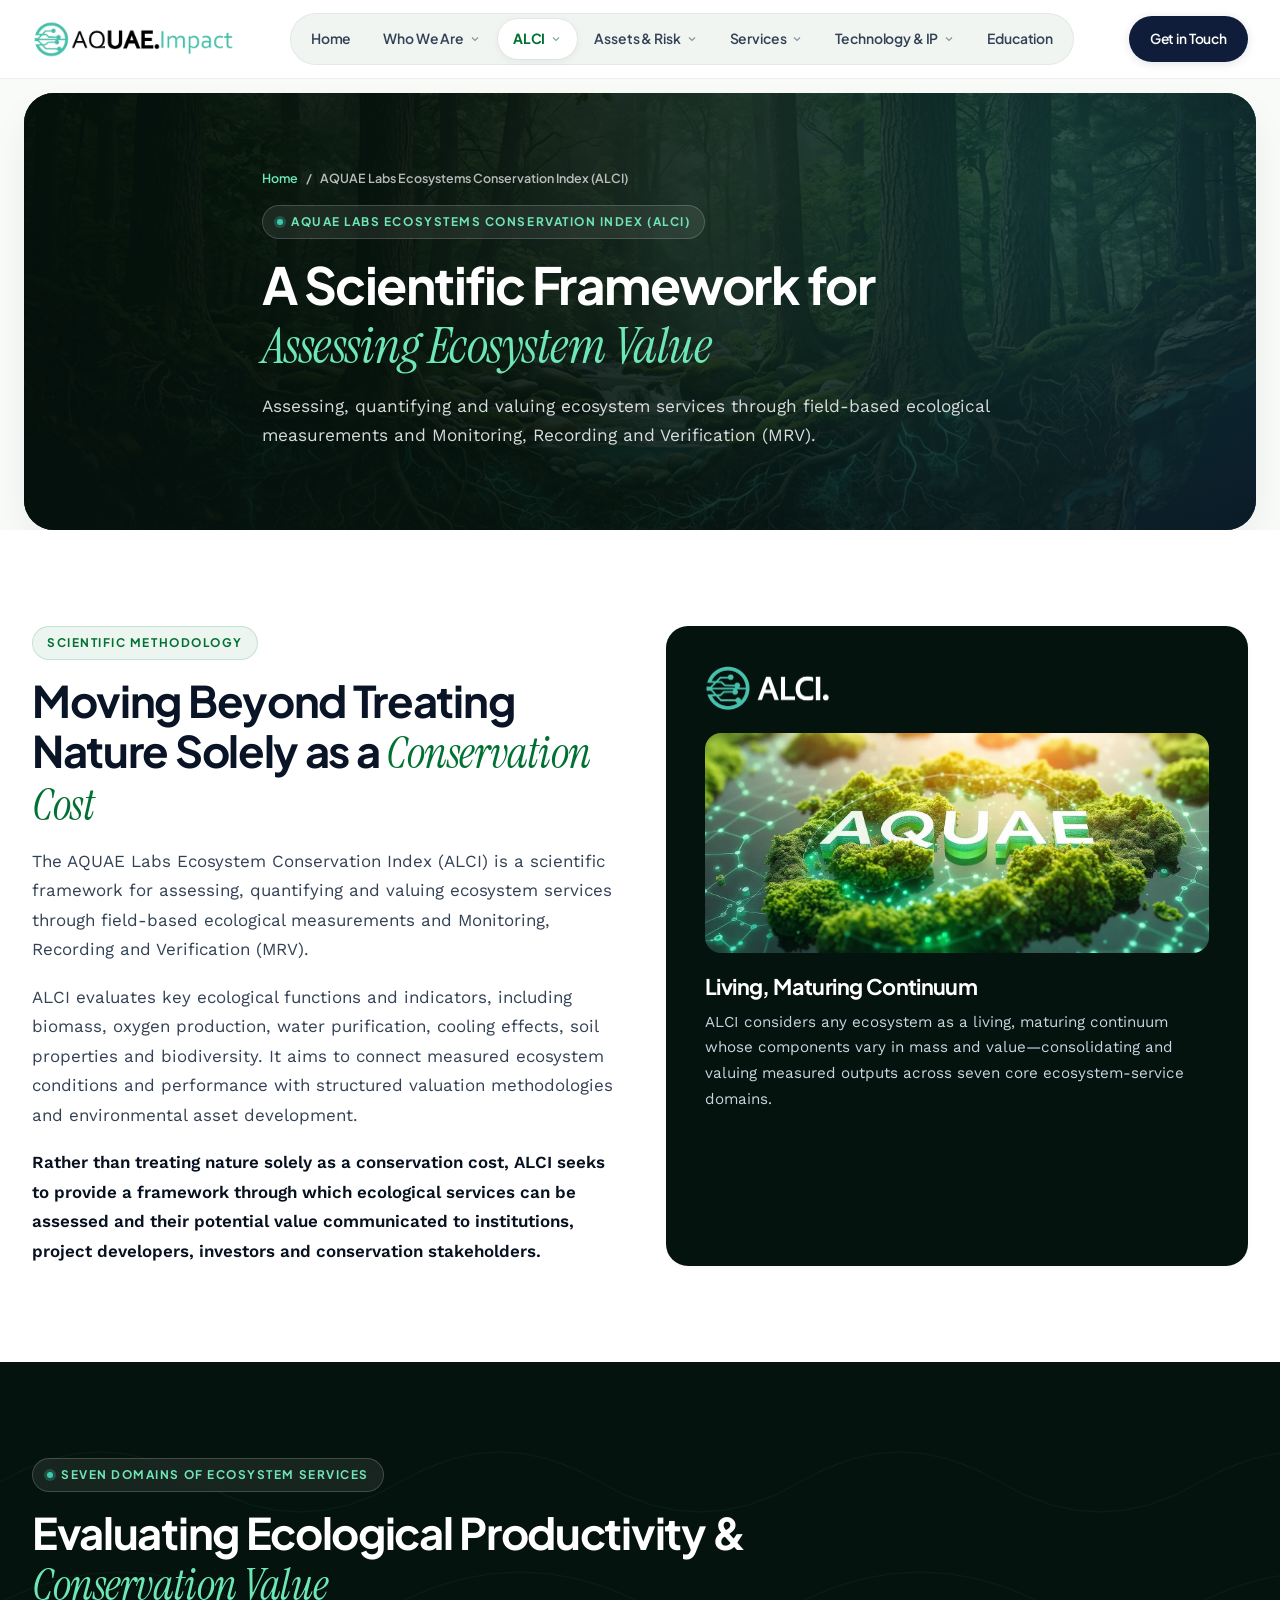
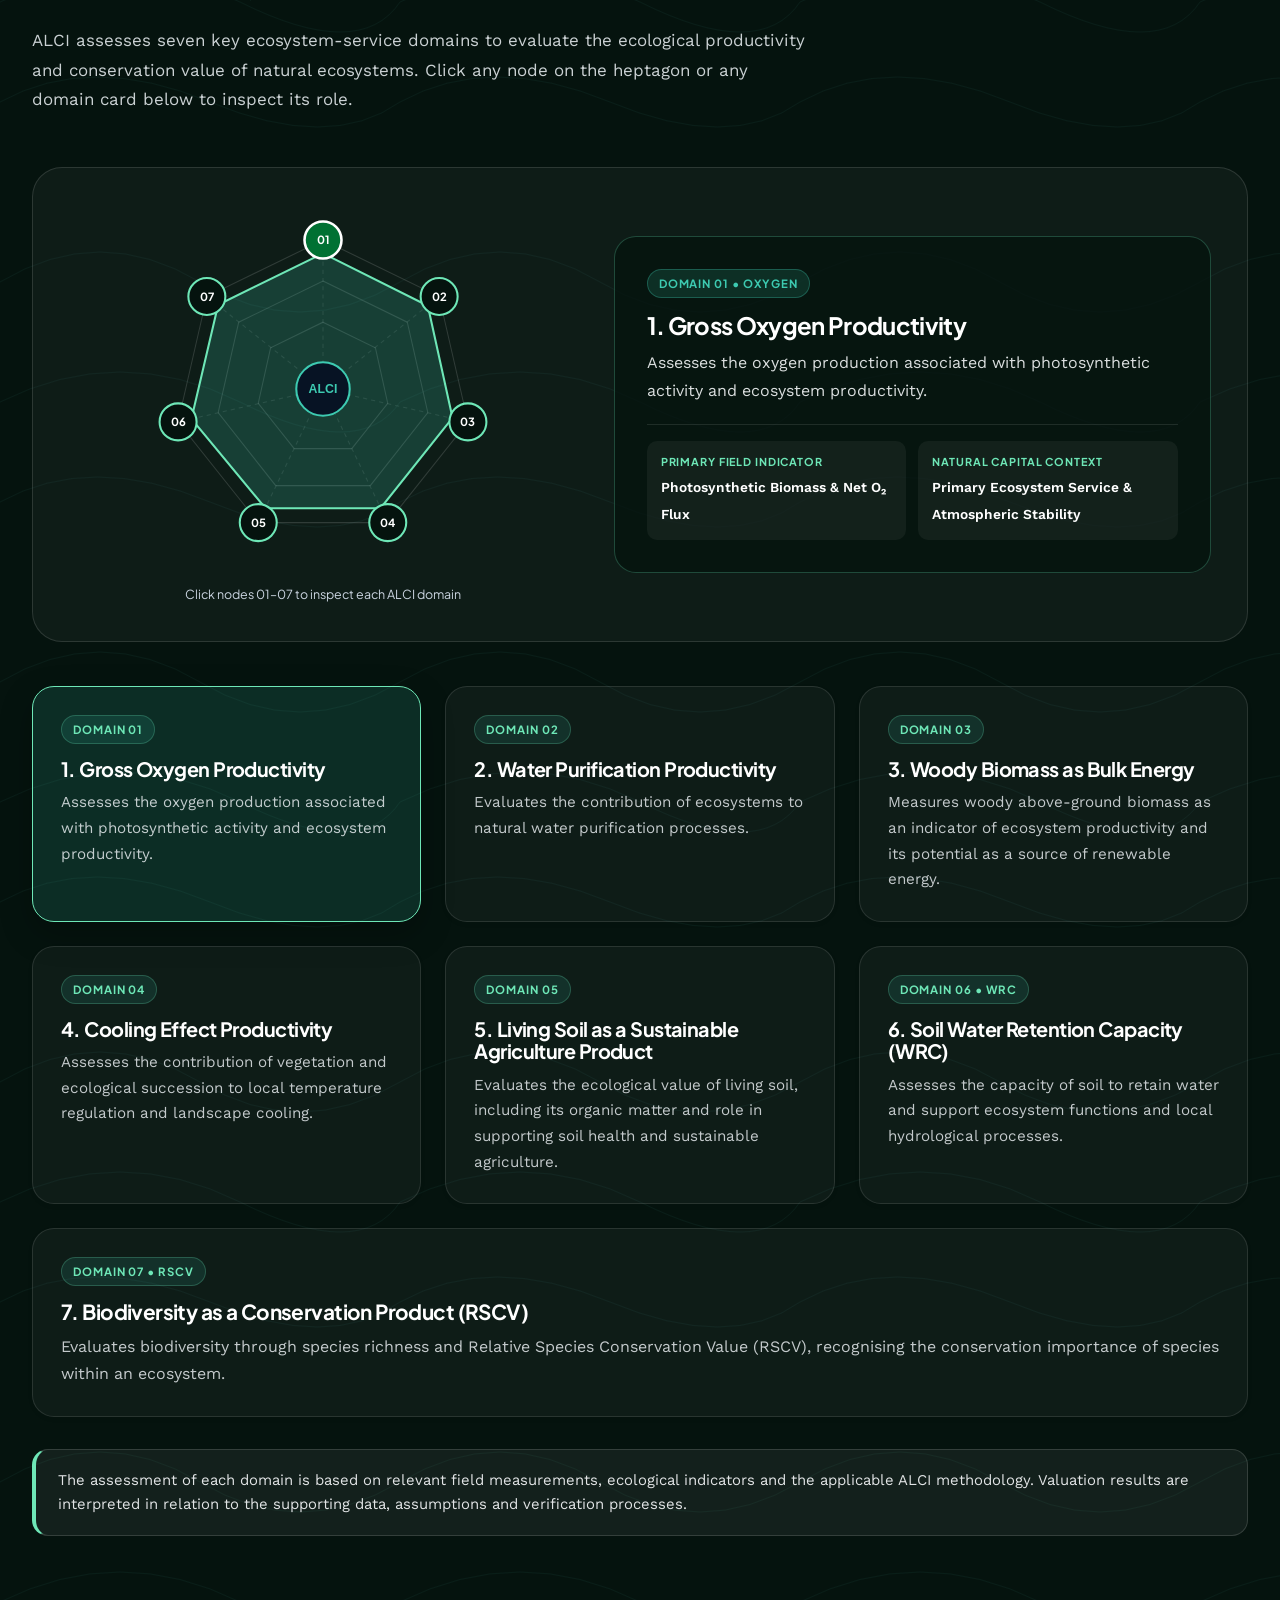
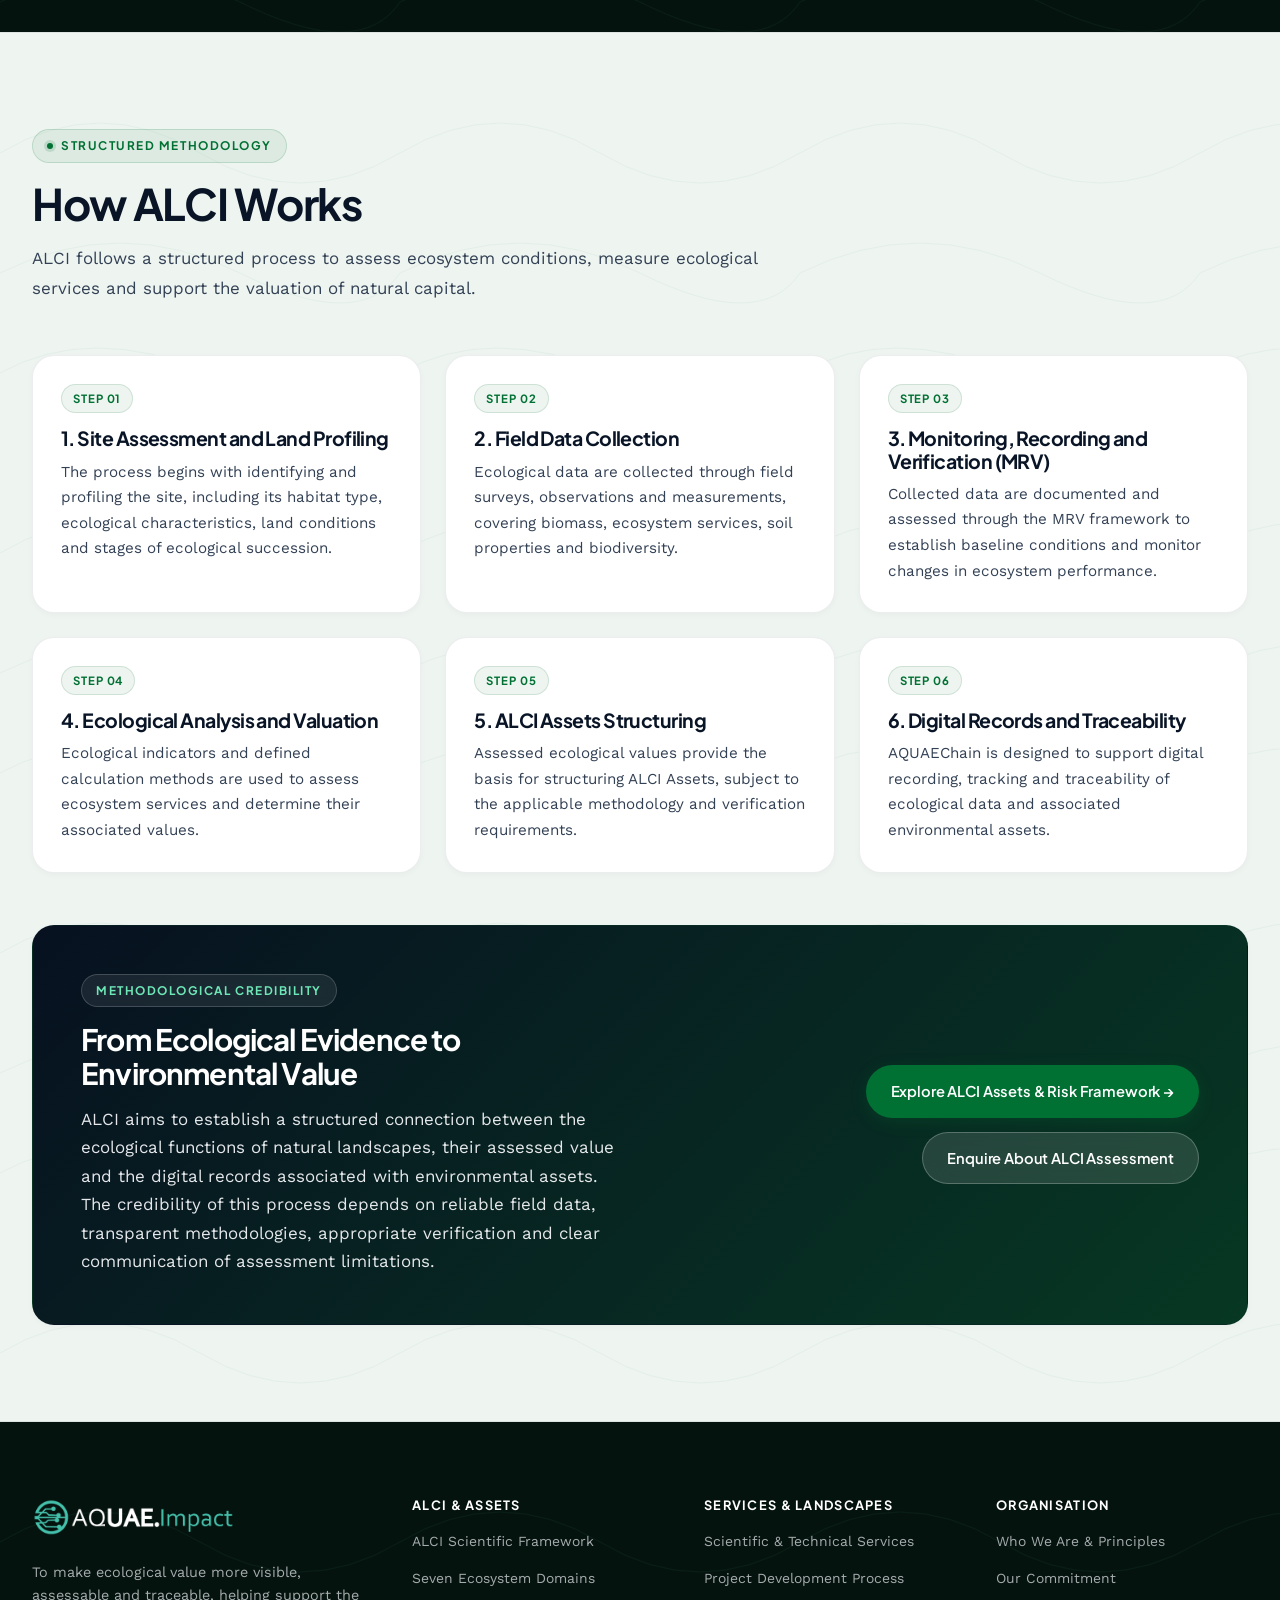
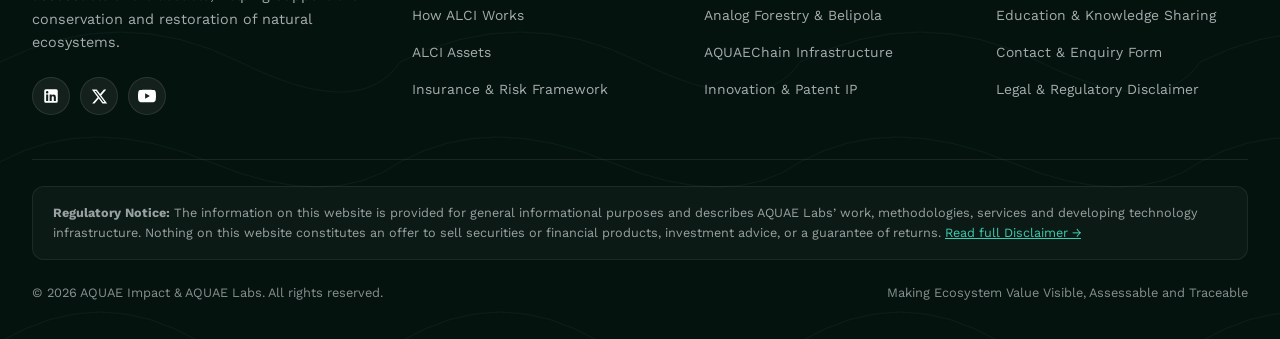
<file: alci.html>
<!DOCTYPE html>
<html lang="en">
<head>
  <meta charset="UTF-8" />
  <meta name="viewport" content="width=device-width, initial-scale=1.0" />
  <title>ALCI Scientific Framework | AQUAE Labs Ecosystems Conservation Index</title>
  <meta name="description" content="The AQUAE Labs Ecosystem Conservation Index (ALCI) is a scientific framework for assessing, quantifying and valuing ecosystem services across seven domains through field-based MRV." />
  <link rel="icon" type="image/png" href="assets/images/faviicon.png" />
  <link rel="preconnect" href="https://fonts.googleapis.com" />
  <link rel="preconnect" href="https://fonts.gstatic.com" crossorigin />
  <link href="https://fonts.googleapis.com/css2?family=Instrument+Serif:ital@0;1&family=Plus+Jakarta+Sans:wght@400;500;600;700;800&family=Work+Sans:ital,wght@0,400;0,500;0,600;1,400&display=swap" rel="stylesheet" />
  <link rel="stylesheet" href="styles.css" />
</head>
<body>

  <!-- Top Institutional Bar -->
  <div class="top-bar">
    <div class="container top-bar-inner">
      <div class="top-bar-left">
        <span class="top-bar-pill">IP Milestone</span>
        <span>AQUAE Labs has filed its foundational patent application covering 10–15 inventive concepts in ecological intelligence &amp; ecosystem finance.</span>
      </div>
      <div class="top-bar-right">
        <a href="technology-ip.html#patent">Read Patent Filing &rarr;</a>
        <a href="disclaimer.html">Regulatory Disclaimer</a>
      </div>
    </div>
  </div>

  <!-- Global Multi-Page Navigation Header -->
  <header class="site-header" id="siteHeader">
    <div class="container nav-inner">
      <a href="index.html" class="brand-lockup" aria-label="AQUAE Impact Home">
        <img src="assets/images/aquae-dark-logo.webp" alt="AQUAE.Impact" class="brand-logo-img" />
      </a>

      <nav class="nav-menu" id="navMenu" aria-label="Primary Navigation">
        <div class="nav-item">
          <a href="index.html" class="nav-link">Home</a>
        </div>
        <div class="nav-item">
          <a href="about.html" class="nav-link">
            <span>Who We Are</span>
            <svg width="12" height="12" viewBox="0 0 24 24" fill="none" stroke="currentColor" stroke-width="2.4"><path d="m6 9 6 6 6-6"/></svg>
          </a>
          <div class="nav-dropdown">
            <a href="about.html">Ecological Science &amp; Finance<span>Vision, Mission &amp; 5 Core Principles</span></a>
            <a href="about.html#commitment">Our Commitment<span>Making ecosystem value visible, assessable &amp; traceable</span></a>
            <a href="about.html#leadership">Scientific &amp; Executive Team<span>Inventors &amp; leadership behind AQUAE Labs</span></a>
          </div>
        </div>
        <div class="nav-item">
          <a href="alci.html" class="nav-link active">
            <span>ALCI</span>
            <svg width="12" height="12" viewBox="0 0 24 24" fill="none" stroke="currentColor" stroke-width="2.4"><path d="m6 9 6 6 6-6"/></svg>
          </a>
          <div class="nav-dropdown">
            <a href="alci.html">ALCI Scientific Framework<span>AQUAE Labs Ecosystems Conservation Index</span></a>
            <a href="alci.html#seven-domains">Seven Ecosystem Domains<span>Interactive 7-domain ecological matrix</span></a>
            <a href="alci.html#how-alci-works">How ALCI Works<span>6-step structured MRV &amp; valuation workflow</span></a>
          </div>
        </div>
        <div class="nav-item">
          <a href="assets-insurance.html" class="nav-link">
            <span>Assets &amp; Risk</span>
            <svg width="12" height="12" viewBox="0 0 24 24" fill="none" stroke="currentColor" stroke-width="2.4"><path d="m6 9 6 6 6-6"/></svg>
          </a>
          <div class="nav-dropdown">
            <a href="assets-insurance.html">ALCI Assets<span>Connecting ecosystem services with markets</span></a>
            <a href="assets-insurance.html#insured-assets">Insured ALCI Assets<span>Addressing specified ecosystem performance risks</span></a>
            <a href="assets-insurance.html#risk-framework">Insurance &amp; Risk Framework<span>Coverage areas &amp; underwriting integration</span></a>
          </div>
        </div>
        <div class="nav-item">
          <a href="services-projects.html" class="nav-link">
            <span>Services</span>
            <svg width="12" height="12" viewBox="0 0 24 24" fill="none" stroke="currentColor" stroke-width="2.4"><path d="m6 9 6 6 6-6"/></svg>
          </a>
          <div class="nav-dropdown">
            <a href="services-projects.html">Scientific &amp; Technical Services<span>8 core capabilities for natural capital assessment</span></a>
            <a href="services-projects.html#project-development">Project Development<span>From landscape assessment to conservation value</span></a>
            <a href="analog-forestry.html">Analog Forestry &amp; Belipola<span>World’s first analog forest in Sri Lanka</span></a>
          </div>
        </div>
        <div class="nav-item">
          <a href="technology-ip.html" class="nav-link">
            <span>Technology &amp; IP</span>
            <svg width="12" height="12" viewBox="0 0 24 24" fill="none" stroke="currentColor" stroke-width="2.4"><path d="m6 9 6 6 6-6"/></svg>
          </a>
          <div class="nav-dropdown">
            <a href="technology-ip.html">AQUAEChain Platform<span>Digital infrastructure with MindWave Innovations</span></a>
            <a href="technology-ip.html#patent">Innovation &amp; Patent Filing<span>Foundational patent application (10–15 concepts)</span></a>
            <a href="education.html">Education &amp; Capacity Building<span>Training, webinars &amp; practitioner knowledge sharing</span></a>
          </div>
        </div>
        <div class="nav-item">
          <a href="education.html" class="nav-link">Education</a>
        </div>
      </nav>

      <div class="nav-actions">
        <a href="contact.html" class="btn btn-primary">Get in Touch</a>
        <button class="mobile-toggle" id="mobileToggle" aria-label="Toggle Menu" aria-expanded="false">
          <svg width="22" height="22" viewBox="0 0 24 24" fill="none" stroke="currentColor" stroke-width="2.2"><path d="M3 12h18M3 6h18M3 18h18"/></svg>
        </button>
      </div>
    </div>
  </header>

  <main>

    <!-- Page Hero -->
    <section class="page-hero">
      <div class="hero-bg-image" style="background-image: url('assets/images/aquae-alci-domains.jpg');"></div>
      <div class="hero-bg-gradient"></div>
      <div class="hero-grid-lines"></div>
      <div class="container page-hero-content">
        <div class="breadcrumb">
          <a href="index.html">Home</a>
          <span>/</span>
          <span>AQUAE Labs Ecosystems Conservation Index (ALCI)</span>
        </div>
        <div class="eyebrow light">
          <span class="eyebrow-dot"></span>
          AQUAE LABS ECOSYSTEMS CONSERVATION INDEX (ALCI)
        </div>
        <h1>
          A Scientific Framework for <span class="text-gradient">Assessing Ecosystem Value</span>
        </h1>
        <p>
          Assessing, quantifying and valuing ecosystem services through field-based ecological measurements and Monitoring, Recording and Verification (MRV).
        </p>
      </div>
    </section>

    <!-- ===================================================================
         ALCI SCIENTIFIC FRAMEWORK OVERVIEW (PDF PAGE 4)
         =================================================================== -->
    <section class="section section-white">
      <div class="container grid-2">
        <div>
          <div class="eyebrow">Scientific Methodology</div>
          <h2 class="section-title">
            Moving Beyond Treating Nature Solely as a <span class="text-gradient-dark">Conservation Cost</span>
          </h2>
          <p class="section-lead" style="margin-bottom: 18px;">
            The AQUAE Labs Ecosystem Conservation Index (ALCI) is a scientific framework for assessing, quantifying and valuing ecosystem services through field-based ecological measurements and Monitoring, Recording and Verification (MRV).
          </p>
          <p class="section-lead" style="margin-bottom: 18px;">
            ALCI evaluates key ecological functions and indicators, including biomass, oxygen production, water purification, cooling effects, soil properties and biodiversity. It aims to connect measured ecosystem conditions and performance with structured valuation methodologies and environmental asset development.
          </p>
          <p class="section-lead" style="margin-bottom: 0; font-weight: 600; color: var(--color-secondary-dark);">
            Rather than treating nature solely as a conservation cost, ALCI seeks to provide a framework through which ecological services can be assessed and their potential value communicated to institutions, project developers, investors and conservation stakeholders.
          </p>
        </div>

        <div class="surface-card" style="background: var(--bg-obsidian); color: #fff; padding: 38px;">
          <img src="assets/images/ALCI-LOGO-alt.webp" alt="ALCI Official Logo" style="height: 46px; margin-bottom: 22px;" />
          <img src="assets/images/Aqua-image-42.webp" alt="ALCI Multi-Domain Ecological Assessment" style="width: 100%; height: 220px; object-fit: cover; border-radius: 16px; margin-bottom: 22px;" />
          <h3 style="color: #fff; font-size: 1.35rem; margin-bottom: 10px;">Living, Maturing Continuum</h3>
          <p style="color: var(--text-light-muted); font-size: 0.95rem; margin: 0;">
            ALCI considers any ecosystem as a living, maturing continuum whose components vary in mass and value—consolidating and valuing measured outputs across seven core ecosystem-service domains.
          </p>
        </div>
      </div>
    </section>

    <!-- ===================================================================
         SEVEN DOMAINS OF ECOSYSTEM SERVICES + INTERACTIVE HEPTAGON (PDF PAGE 4 & 5)
         =================================================================== -->
    <section class="section section-dark" id="seven-domains">
      <div class="container">
        <div class="section-header">
          <div class="eyebrow light">
            <span class="eyebrow-dot"></span>
            Seven Domains of Ecosystem Services
          </div>
          <h2 class="section-title light">
            Evaluating Ecological Productivity &amp; <span class="text-gradient">Conservation Value</span>
          </h2>
          <p class="section-lead light">
            ALCI assesses seven key ecosystem-service domains to evaluate the ecological productivity and conservation value of natural ecosystems. Click any node on the heptagon or any domain card below to inspect its role.
          </p>
        </div>

        <!-- Interactive 7-Domain Heptagon Visualizer -->
        <div class="alci-interactive-console">
          <div class="heptagon-svg-wrap">
            <svg class="heptagon-svg" viewBox="0 0 360 360" aria-label="ALCI Seven Domains Heptagon Diagram">
              <!-- Concentric Heptagon Rings -->
              <polygon class="heptagon-ring" points="180,35 293,90 321,212 243,310 117,310 39,212 67,90" />
              <polygon class="heptagon-ring" points="180,75 262,115 282,203 226,274 134,274 78,203 98,115" />
              <polygon class="heptagon-ring" points="180,115 231,140 243,194 208,238 152,238 117,194 129,140" />

              <!-- Axis Lines from Center (180, 180) -->
              <line class="heptagon-axis" x1="180" y1="180" x2="180" y2="35" />
              <line class="heptagon-axis" x1="180" y1="180" x2="293" y2="90" />
              <line class="heptagon-axis" x1="180" y1="180" x2="321" y2="212" />
              <line class="heptagon-axis" x1="180" y1="180" x2="243" y2="310" />
              <line class="heptagon-axis" x1="180" y1="180" x2="117" y2="310" />
              <line class="heptagon-axis" x1="180" y1="180" x2="39" y2="212" />
              <line class="heptagon-axis" x1="180" y1="180" x2="67" y2="90" />

              <!-- Active Ecological Coverage Polygon -->
              <polygon class="heptagon-polygon" points="180,48 282,99 306,208 236,296 124,296 52,209 78,98" />

              <!-- Center ALCI Hub -->
              <circle cx="180" cy="180" r="26" fill="#071324" stroke="#3DCAB1" stroke-width="2" />
              <text x="180" y="180" fill="#3DCAB1" font-family="Red Hat Display, sans-serif" font-weight="900" font-size="12" text-anchor="middle" dominant-baseline="central">ALCI</text>

              <!-- 7 Interactive Domain Nodes -->
              <g class="heptagon-node active" data-domain="1">
                <circle class="node-outer" cx="180" cy="35" r="18" />
                <text x="180" y="35">01</text>
              </g>
              <g class="heptagon-node" data-domain="2">
                <circle class="node-outer" cx="293" cy="90" r="18" />
                <text x="293" y="90">02</text>
              </g>
              <g class="heptagon-node" data-domain="3">
                <circle class="node-outer" cx="321" cy="212" r="18" />
                <text x="321" y="212">03</text>
              </g>
              <g class="heptagon-node" data-domain="4">
                <circle class="node-outer" cx="243" cy="310" r="18" />
                <text x="243" y="310">04</text>
              </g>
              <g class="heptagon-node" data-domain="5">
                <circle class="node-outer" cx="117" cy="310" r="18" />
                <text x="117" y="310">05</text>
              </g>
              <g class="heptagon-node" data-domain="6">
                <circle class="node-outer" cx="39" cy="212" r="18" />
                <text x="39" y="212">06</text>
              </g>
              <g class="heptagon-node" data-domain="7">
                <circle class="node-outer" cx="67" cy="90" r="18" />
                <text x="67" y="90">07</text>
              </g>
            </svg>
            <span style="font-family:var(--font-ui); font-size:0.78rem; color:var(--text-light-muted); margin-top:10px;">
              Click nodes 01–07 to inspect each ALCI domain
            </span>
          </div>

          <div class="domain-inspector-panel" aria-live="polite">
            <span class="step-badge" id="inspectorCode" style="color:var(--color-accent); background:rgba(61,202,177,0.14); border:1px solid rgba(61,202,177,0.3);">DOMAIN 01 &bull; OXYGEN</span>
            <h3 id="inspectorTitle">1. Gross Oxygen Productivity</h3>
            <p id="inspectorDesc">
              Assesses the oxygen production associated with photosynthetic activity and ecosystem productivity.
            </p>
            <div class="inspector-meta-grid">
              <div class="inspector-meta-box">
                <span>Primary Field Indicator</span>
                <strong id="inspectorMetric">Photosynthetic Biomass &amp; Net O₂ Flux</strong>
              </div>
              <div class="inspector-meta-box">
                <span>Natural Capital Context</span>
                <strong id="inspectorApp">Primary Ecosystem Service &amp; Atmospheric Stability</strong>
              </div>
            </div>
          </div>
        </div>

        <!-- Complete 7 Domain Cards Verbatim (PDF Page 4) -->
        <div class="grid-3" style="margin-bottom: 32px;">
          <article class="surface-card dark domain-interactive-card active" data-domain="1">
            <span class="step-badge">Domain 01</span>
            <h3 style="font-size: 1.24rem; margin-bottom: 10px;">1. Gross Oxygen Productivity</h3>
            <p style="margin: 0; font-size: 0.95rem;">
              Assesses the oxygen production associated with photosynthetic activity and ecosystem productivity.
            </p>
          </article>

          <article class="surface-card dark domain-interactive-card" data-domain="2">
            <span class="step-badge">Domain 02</span>
            <h3 style="font-size: 1.24rem; margin-bottom: 10px;">2. Water Purification Productivity</h3>
            <p style="margin: 0; font-size: 0.95rem;">
              Evaluates the contribution of ecosystems to natural water purification processes.
            </p>
          </article>

          <article class="surface-card dark domain-interactive-card" data-domain="3">
            <span class="step-badge">Domain 03</span>
            <h3 style="font-size: 1.24rem; margin-bottom: 10px;">3. Woody Biomass as Bulk Energy</h3>
            <p style="margin: 0; font-size: 0.95rem;">
              Measures woody above-ground biomass as an indicator of ecosystem productivity and its potential as a source of renewable energy.
            </p>
          </article>

          <article class="surface-card dark domain-interactive-card" data-domain="4">
            <span class="step-badge">Domain 04</span>
            <h3 style="font-size: 1.24rem; margin-bottom: 10px;">4. Cooling Effect Productivity</h3>
            <p style="margin: 0; font-size: 0.95rem;">
              Assesses the contribution of vegetation and ecological succession to local temperature regulation and landscape cooling.
            </p>
          </article>

          <article class="surface-card dark domain-interactive-card" data-domain="5">
            <span class="step-badge">Domain 05</span>
            <h3 style="font-size: 1.24rem; margin-bottom: 10px;">5. Living Soil as a Sustainable Agriculture Product</h3>
            <p style="margin: 0; font-size: 0.95rem;">
              Evaluates the ecological value of living soil, including its organic matter and role in supporting soil health and sustainable agriculture.
            </p>
          </article>

          <article class="surface-card dark domain-interactive-card" data-domain="6">
            <span class="step-badge">Domain 06 &bull; WRC</span>
            <h3 style="font-size: 1.24rem; margin-bottom: 10px;">6. Soil Water Retention Capacity (WRC)</h3>
            <p style="margin: 0; font-size: 0.95rem;">
              Assesses the capacity of soil to retain water and support ecosystem functions and local hydrological processes.
            </p>
          </article>

          <article class="surface-card dark domain-interactive-card" data-domain="7" style="grid-column: 1 / -1;">
            <span class="step-badge">Domain 07 &bull; RSCV</span>
            <h3 style="font-size: 1.3rem; margin-bottom: 10px;">7. Biodiversity as a Conservation Product (RSCV)</h3>
            <p style="margin: 0; font-size: 1rem;">
              Evaluates biodiversity through species richness and Relative Species Conservation Value (RSCV), recognising the conservation importance of species within an ecosystem.
            </p>
          </article>
        </div>

        <div class="regulatory-callout dark-callout">
          The assessment of each domain is based on relevant field measurements, ecological indicators and the applicable ALCI methodology. Valuation results are interpreted in relation to the supporting data, assumptions and verification processes.
        </div>
      </div>
    </section>

    <!-- ===================================================================
         HOW ALCI WORKS (6-STEP PROCESS) & FROM EVIDENCE TO VALUE (PDF PAGE 5)
         =================================================================== -->
    <section class="section section-sage" id="how-alci-works">
      <div class="container">
        <div class="section-header">
          <div class="eyebrow">
            <span class="eyebrow-dot"></span>
            Structured Methodology
          </div>
          <h2 class="section-title">How ALCI Works</h2>
          <p class="section-lead">
            ALCI follows a structured process to assess ecosystem conditions, measure ecological services and support the valuation of natural capital.
          </p>
        </div>

        <div class="grid-3" style="margin-bottom: 52px;">
          <article class="surface-card">
            <span class="step-badge">Step 01</span>
            <h3 style="font-size: 1.22rem; margin-bottom: 10px;">1. Site Assessment and Land Profiling</h3>
            <p style="margin: 0; font-size: 0.95rem;">
              The process begins with identifying and profiling the site, including its habitat type, ecological characteristics, land conditions and stages of ecological succession.
            </p>
          </article>

          <article class="surface-card">
            <span class="step-badge">Step 02</span>
            <h3 style="font-size: 1.22rem; margin-bottom: 10px;">2. Field Data Collection</h3>
            <p style="margin: 0; font-size: 0.95rem;">
              Ecological data are collected through field surveys, observations and measurements, covering biomass, ecosystem services, soil properties and biodiversity.
            </p>
          </article>

          <article class="surface-card">
            <span class="step-badge">Step 03</span>
            <h3 style="font-size: 1.22rem; margin-bottom: 10px;">3. Monitoring, Recording and Verification (MRV)</h3>
            <p style="margin: 0; font-size: 0.95rem;">
              Collected data are documented and assessed through the MRV framework to establish baseline conditions and monitor changes in ecosystem performance.
            </p>
          </article>

          <article class="surface-card">
            <span class="step-badge">Step 04</span>
            <h3 style="font-size: 1.22rem; margin-bottom: 10px;">4. Ecological Analysis and Valuation</h3>
            <p style="margin: 0; font-size: 0.95rem;">
              Ecological indicators and defined calculation methods are used to assess ecosystem services and determine their associated values.
            </p>
          </article>

          <article class="surface-card">
            <span class="step-badge">Step 05</span>
            <h3 style="font-size: 1.22rem; margin-bottom: 10px;">5. ALCI Assets Structuring</h3>
            <p style="margin: 0; font-size: 0.95rem;">
              Assessed ecological values provide the basis for structuring ALCI Assets, subject to the applicable methodology and verification requirements.
            </p>
          </article>

          <article class="surface-card">
            <span class="step-badge">Step 06</span>
            <h3 style="font-size: 1.22rem; margin-bottom: 10px;">6. Digital Records and Traceability</h3>
            <p style="margin: 0; font-size: 0.95rem;">
              AQUAEChain is designed to support digital recording, tracking and traceability of ecological data and associated environmental assets.
            </p>
          </article>
        </div>

        <!-- From Ecological Evidence to Environmental Value -->
        <div class="surface-card" style="background: linear-gradient(135deg, var(--color-secondary-dark) 0%, #073823 100%); color: #fff; padding: 48px;">
          <div class="grid-2">
            <div>
              <div class="eyebrow light">Methodological Credibility</div>
              <h3 style="color: #fff; font-size: 1.85rem; margin-bottom: 14px;">
                From Ecological Evidence to Environmental Value
              </h3>
              <p style="color: rgba(248,250,252,0.92); font-size: 1.06rem; margin: 0;">
                ALCI aims to establish a structured connection between the ecological functions of natural landscapes, their assessed value and the digital records associated with environmental assets. The credibility of this process depends on reliable field data, transparent methodologies, appropriate verification and clear communication of assessment limitations.
              </p>
            </div>
            <div style="display:flex; flex-wrap:wrap; gap:14px; justify-content:flex-end;">
              <a href="assets-insurance.html" class="btn btn-primary">Explore ALCI Assets &amp; Risk Framework &rarr;</a>
              <a href="contact.html?area=ALCI%20Credit%20Development" class="btn btn-glass">Enquire About ALCI Assessment</a>
            </div>
          </div>
        </div>
      </div>
    </section>

  </main>

  <!-- Global Multi-Page Footer -->
  <footer class="site-footer">
    <div class="container">
      <div class="footer-grid">
        <div class="footer-brand">
          <a href="index.html" class="brand-lockup" aria-label="AQUAE Impact Home">
            <img src="assets/images/AQUAE.Impact-LOGO-REC.webp" alt="AQUAE.Impact" class="brand-logo-img" />
          </a>
          <p>
            To make ecological value more visible, assessable and traceable, helping support the conservation and restoration of natural ecosystems.
          </p>
          <div class="social-row">
            <a href="https://www.linkedin.com/company/aquae-impact/" target="_blank" rel="noopener noreferrer" class="social-icon-btn" aria-label="LinkedIn">
              <svg width="18" height="18" viewBox="0 0 24 24" fill="currentColor"><path d="M19 3a2 2 0 0 1 2 2v14a2 2 0 0 1-2 2H5a2 2 0 0 1-2-2V5a2 2 0 0 1 2-2h14m-.5 15.5v-5.3a3.26 3.26 0 0 0-3.26-3.26c-.85 0-1.84.52-2.28 1.3v-1.11h-2.79v8.37h2.79v-4.93c0-.77.62-1.4 1.39-1.4a1.4 1.4 0 0 1 1.4 1.4v4.93h2.75M6.88 8.56a1.68 1.68 0 0 0 1.68-1.68c0-.93-.75-1.69-1.68-1.69a1.69 1.69 0 0 0-1.69 1.69c0 .93.76 1.68 1.69 1.68m1.39 9.94v-8.37H5.5v8.37h2.77z"/></svg>
            </a>
            <a href="https://x.com/aquaeimpactorg" target="_blank" rel="noopener noreferrer" class="social-icon-btn" aria-label="X (Twitter)">
              <svg width="17" height="17" viewBox="0 0 24 24" fill="currentColor"><path d="M18.244 2.25h3.308l-7.227 8.26 8.502 11.24H16.17l-5.214-6.817L4.99 21.75H1.68l7.73-8.835L1.254 2.25H8.08l4.713 6.231zm-1.161 17.52h1.833L7.084 4.126H5.117z"/></svg>
            </a>
            <a href="https://youtube.com/@aquaeimpactexchange" target="_blank" rel="noopener noreferrer" class="social-icon-btn" aria-label="YouTube">
              <svg width="18" height="18" viewBox="0 0 24 24" fill="currentColor"><path d="M23.498 6.186a3.016 3.016 0 0 0-2.122-2.136C19.505 3.545 12 3.545 12 3.545s-7.505 0-9.377.505A3.017 3.017 0 0 0 .502 6.186C0 8.07 0 12 0 12s0 3.93.502 5.814a3.016 3.016 0 0 0 2.122 2.136c1.871.505 9.376.505 9.376.505s7.505 0 9.377-.505a3.015 3.015 0 0 0 2.122-2.136C24 15.93 24 12 24 12s0-3.93-.502-5.814zM9.545 15.568V8.432L15.818 12l-6.273 3.568z"/></svg>
            </a>
          </div>
        </div>

        <div class="footer-col">
          <h4>ALCI &amp; Assets</h4>
          <ul>
            <li><a href="alci.html">ALCI Scientific Framework</a></li>
            <li><a href="alci.html#seven-domains">Seven Ecosystem Domains</a></li>
            <li><a href="alci.html#how-alci-works">How ALCI Works</a></li>
            <li><a href="assets-insurance.html">ALCI Assets</a></li>
            <li><a href="assets-insurance.html#risk-framework">Insurance &amp; Risk Framework</a></li>
          </ul>
        </div>

        <div class="footer-col">
          <h4>Services &amp; Landscapes</h4>
          <ul>
            <li><a href="services-projects.html">Scientific &amp; Technical Services</a></li>
            <li><a href="services-projects.html#project-development">Project Development Process</a></li>
            <li><a href="analog-forestry.html">Analog Forestry &amp; Belipola</a></li>
            <li><a href="technology-ip.html">AQUAEChain Infrastructure</a></li>
            <li><a href="technology-ip.html#patent">Innovation &amp; Patent IP</a></li>
          </ul>
        </div>

        <div class="footer-col">
          <h4>Organisation</h4>
          <ul>
            <li><a href="about.html">Who We Are &amp; Principles</a></li>
            <li><a href="about.html#commitment">Our Commitment</a></li>
            <li><a href="education.html">Education &amp; Knowledge Sharing</a></li>
            <li><a href="contact.html">Contact &amp; Enquiry Form</a></li>
            <li><a href="disclaimer.html">Legal &amp; Regulatory Disclaimer</a></li>
          </ul>
        </div>
      </div>

      <div class="footer-disclaimer-strip">
        <strong>Regulatory Notice:</strong> The information on this website is provided for general informational purposes and describes AQUAE Labs’ work, methodologies, services and developing technology infrastructure. Nothing on this website constitutes an offer to sell securities or financial products, investment advice, or a guarantee of returns. <a href="disclaimer.html" style="color:var(--color-accent); text-decoration:underline;">Read full Disclaimer &rarr;</a>
      </div>

      <div class="footer-bottom">
        <span>&copy; 2026 AQUAE Impact &amp; AQUAE Labs. All rights reserved.</span>
        <span>Making Ecosystem Value Visible, Assessable and Traceable</span>
      </div>
    </div>
  </footer>

  <script src="script.js"></script>
</body>
</html>
</file>
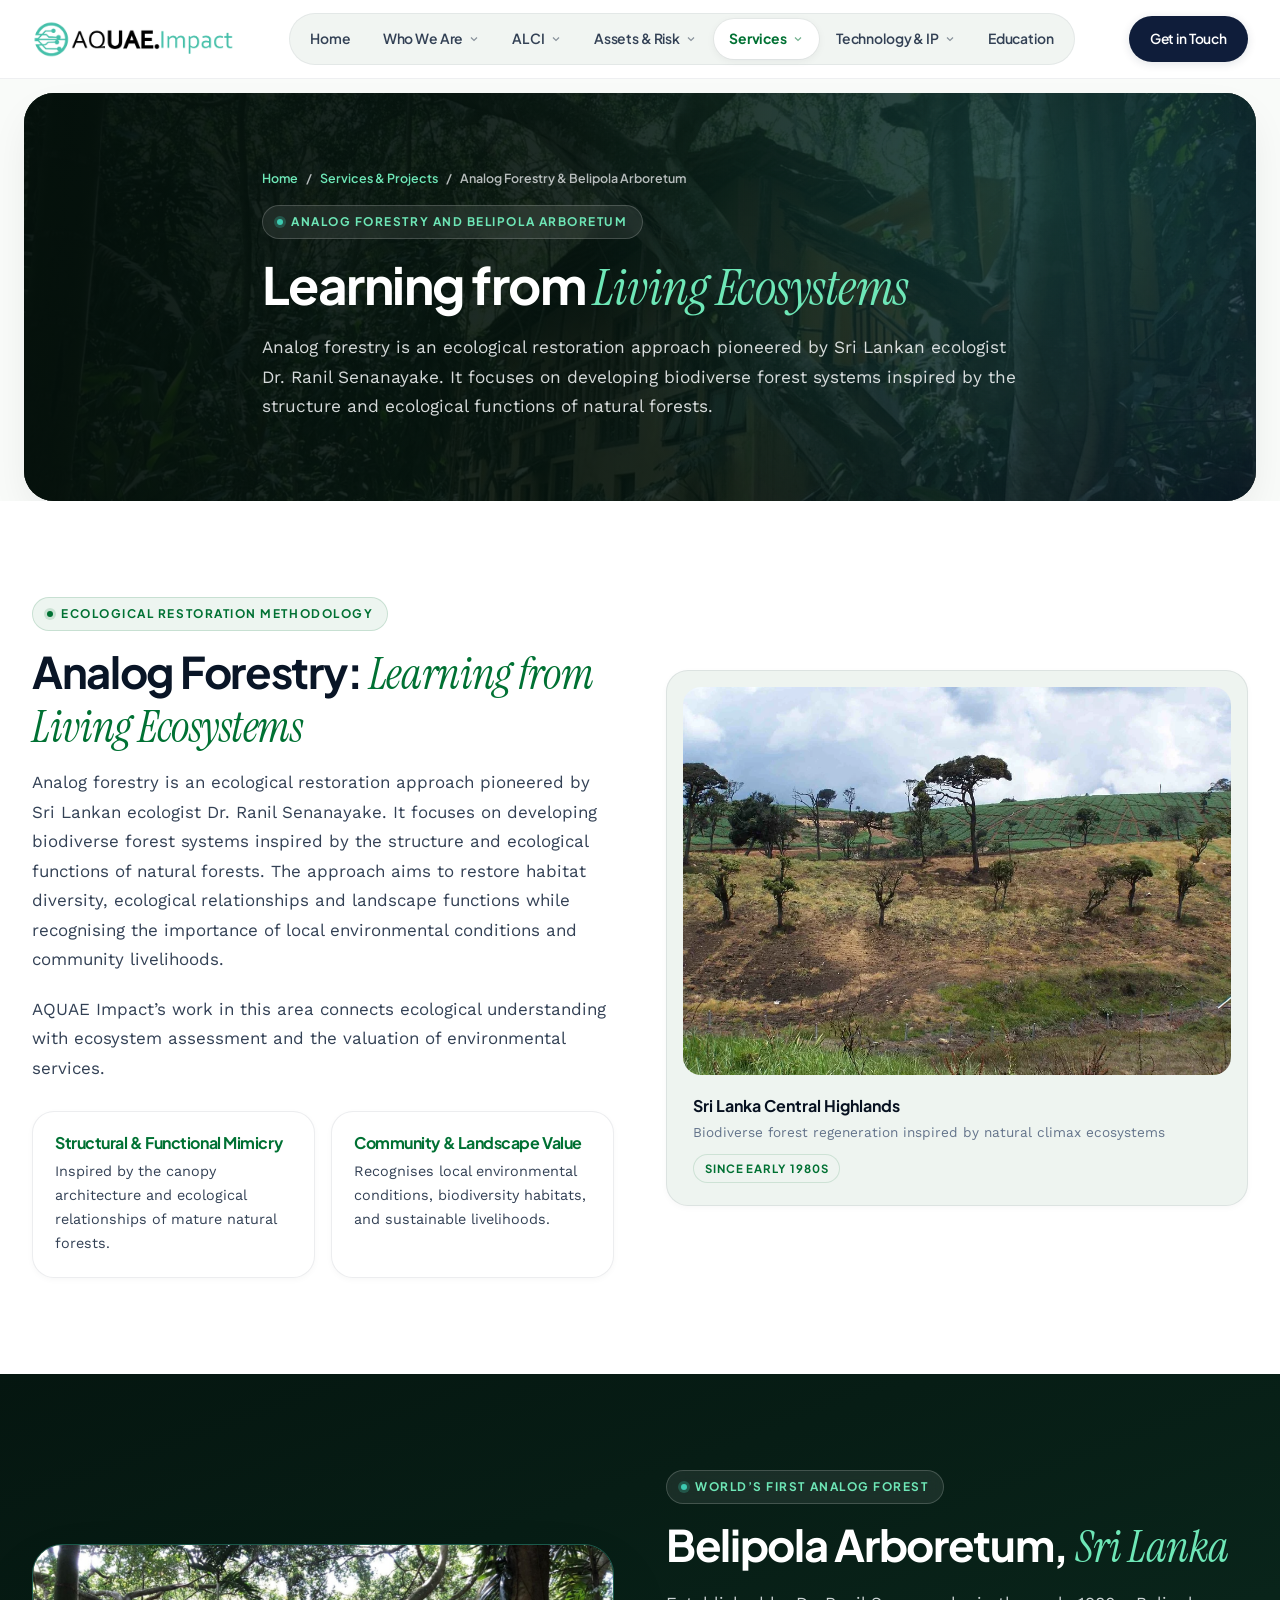
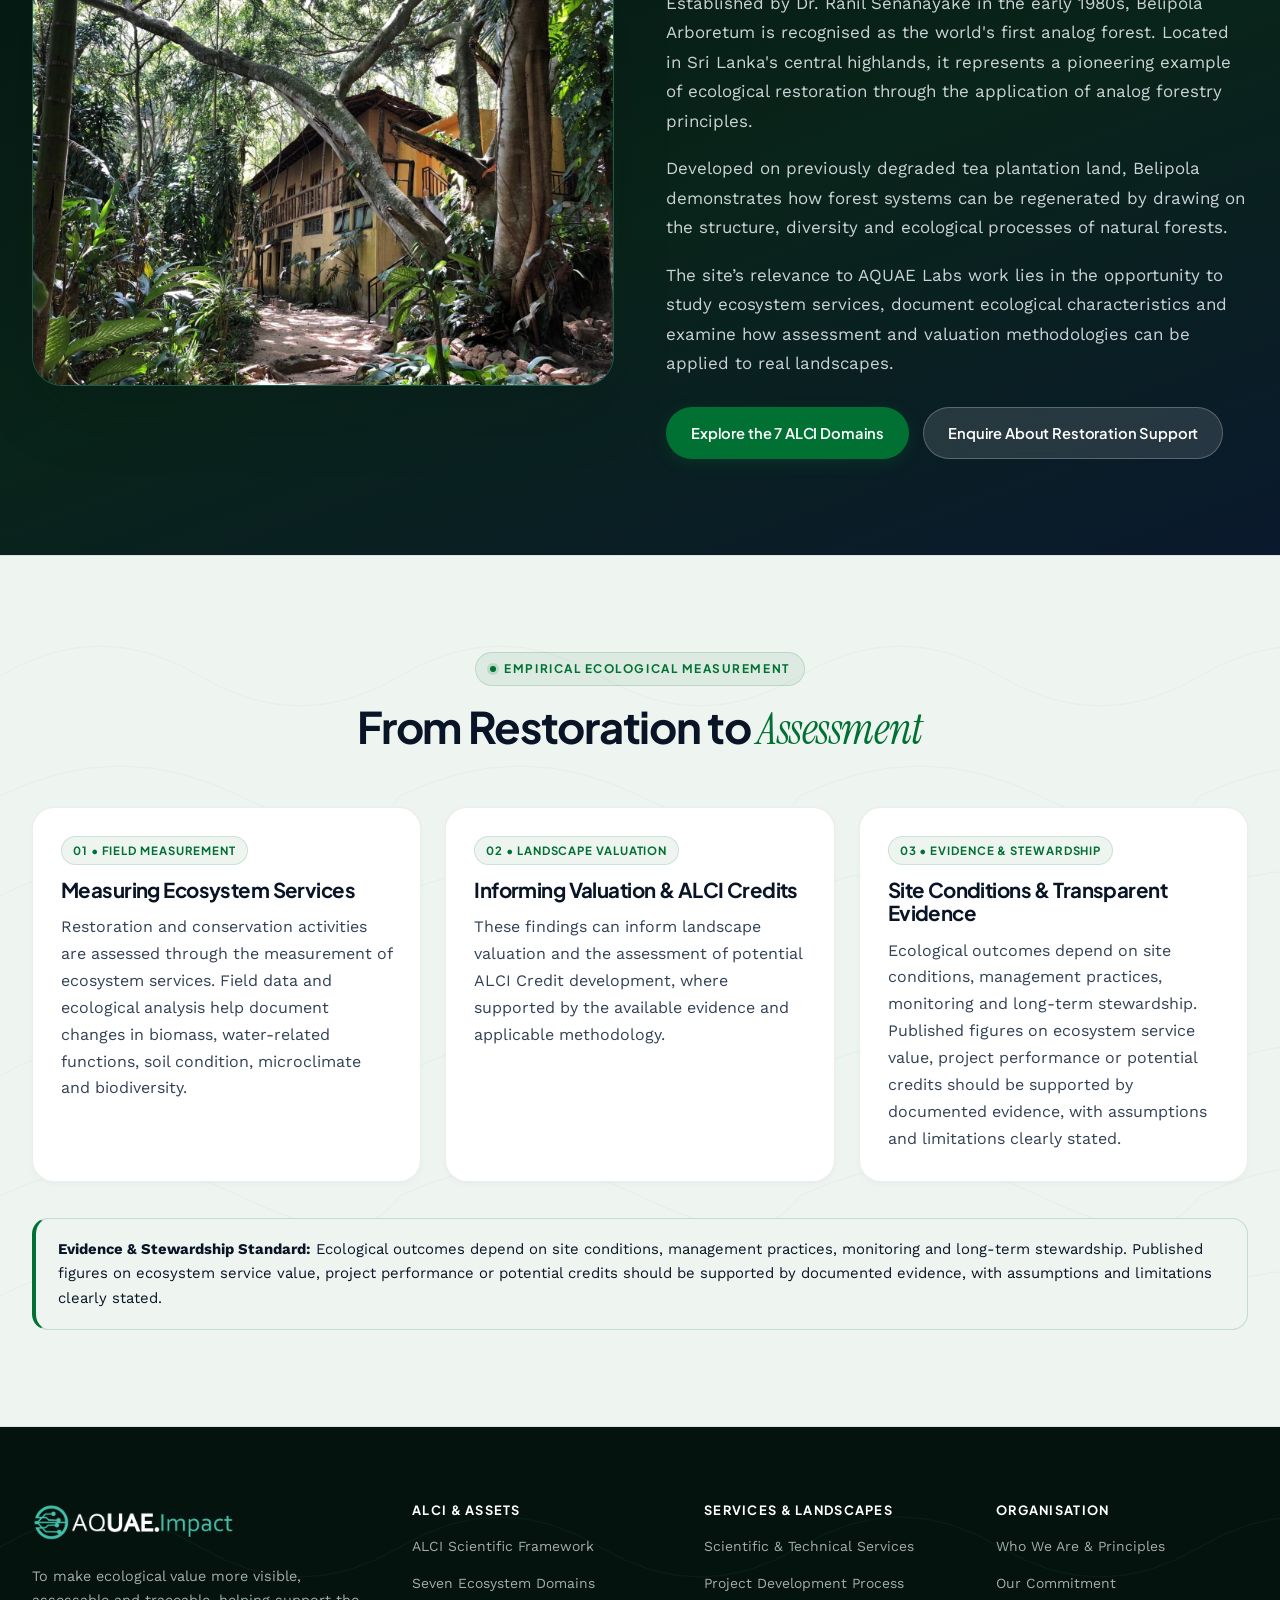
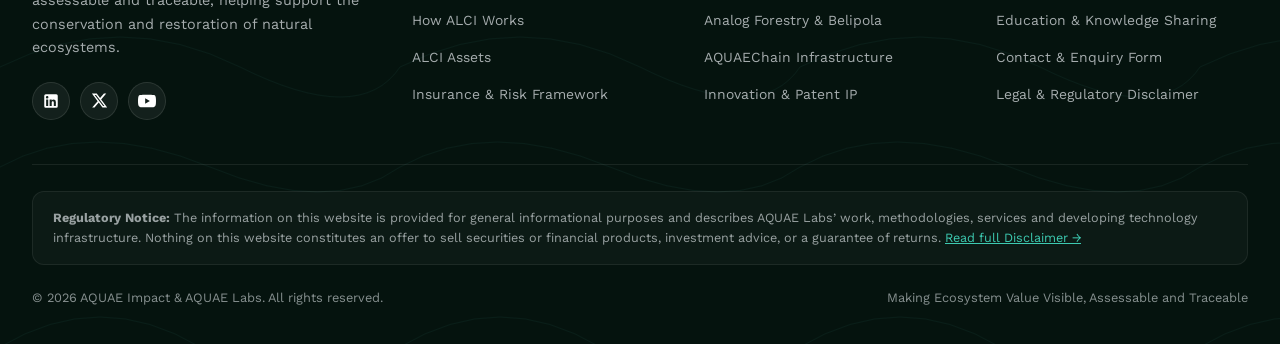
<file: analog-forestry.html>
<!DOCTYPE html>
<html lang="en">
<head>
  <meta charset="UTF-8" />
  <meta name="viewport" content="width=device-width, initial-scale=1.0" />
  <title>Analog Forestry &amp; Belipola Arboretum | AQUAE Impact &amp; AQUAE Labs</title>
  <meta name="description" content="Explore Analog Forestry pioneered by Dr. Ranil Senanayake and Belipola Arboretum in Sri Lanka—the world's first analog forest and living laboratory for ecosystem assessment." />
  <link rel="icon" type="image/png" href="assets/images/faviicon.png" />
  <link rel="preconnect" href="https://fonts.googleapis.com" />
  <link rel="preconnect" href="https://fonts.gstatic.com" crossorigin />
  <link href="https://fonts.googleapis.com/css2?family=Instrument+Serif:ital@0;1&family=Plus+Jakarta+Sans:wght@400;500;600;700;800&family=Work+Sans:ital,wght@0,400;0,500;0,600;1,400&display=swap" rel="stylesheet" />
  <link rel="stylesheet" href="styles.css" />
</head>
<body>

  <!-- Top Institutional Bar -->
  <div class="top-bar">
    <div class="container top-bar-inner">
      <div class="top-bar-left">
        <span class="top-bar-pill">IP Milestone</span>
        <span>AQUAE Labs has filed its foundational patent application covering 10–15 inventive concepts in ecological intelligence &amp; ecosystem finance.</span>
      </div>
      <div class="top-bar-right">
        <a href="technology-ip.html#patent">Read Patent Filing &rarr;</a>
        <a href="disclaimer.html">Regulatory Disclaimer</a>
      </div>
    </div>
  </div>

  <!-- Global Multi-Page Navigation Header -->
  <header class="site-header" id="siteHeader">
    <div class="container nav-inner">
      <a href="index.html" class="brand-lockup" aria-label="AQUAE Impact Home">
        <img src="assets/images/aquae-dark-logo.webp" alt="AQUAE.Impact" class="brand-logo-img" />
      </a>

      <nav class="nav-menu" id="navMenu" aria-label="Primary Navigation">
        <div class="nav-item">
          <a href="index.html" class="nav-link">Home</a>
        </div>
        <div class="nav-item">
          <a href="about.html" class="nav-link">
            <span>Who We Are</span>
            <svg width="12" height="12" viewBox="0 0 24 24" fill="none" stroke="currentColor" stroke-width="2.4"><path d="m6 9 6 6 6-6"/></svg>
          </a>
          <div class="nav-dropdown">
            <a href="about.html">Ecological Science &amp; Finance<span>Vision, Mission &amp; 5 Core Principles</span></a>
            <a href="about.html#commitment">Our Commitment<span>Making ecosystem value visible, assessable &amp; traceable</span></a>
            <a href="about.html#leadership">Scientific &amp; Executive Team<span>Inventors &amp; leadership behind AQUAE Labs</span></a>
          </div>
        </div>
        <div class="nav-item">
          <a href="alci.html" class="nav-link">
            <span>ALCI</span>
            <svg width="12" height="12" viewBox="0 0 24 24" fill="none" stroke="currentColor" stroke-width="2.4"><path d="m6 9 6 6 6-6"/></svg>
          </a>
          <div class="nav-dropdown">
            <a href="alci.html">ALCI Scientific Framework<span>AQUAE Labs Ecosystems Conservation Index</span></a>
            <a href="alci.html#seven-domains">Seven Ecosystem Domains<span>Interactive 7-domain ecological matrix</span></a>
            <a href="alci.html#how-alci-works">How ALCI Works<span>6-step structured MRV &amp; valuation workflow</span></a>
          </div>
        </div>
        <div class="nav-item">
          <a href="assets-insurance.html" class="nav-link">
            <span>Assets &amp; Risk</span>
            <svg width="12" height="12" viewBox="0 0 24 24" fill="none" stroke="currentColor" stroke-width="2.4"><path d="m6 9 6 6 6-6"/></svg>
          </a>
          <div class="nav-dropdown">
            <a href="assets-insurance.html">ALCI Assets<span>Connecting ecosystem services with markets</span></a>
            <a href="assets-insurance.html#insured-assets">Insured ALCI Assets<span>Addressing specified ecosystem performance risks</span></a>
            <a href="assets-insurance.html#risk-framework">Insurance &amp; Risk Framework<span>Coverage areas &amp; underwriting integration</span></a>
          </div>
        </div>
        <div class="nav-item">
          <a href="services-projects.html" class="nav-link active">
            <span>Services</span>
            <svg width="12" height="12" viewBox="0 0 24 24" fill="none" stroke="currentColor" stroke-width="2.4"><path d="m6 9 6 6 6-6"/></svg>
          </a>
          <div class="nav-dropdown">
            <a href="services-projects.html">Scientific &amp; Technical Services<span>8 core capabilities for natural capital assessment</span></a>
            <a href="services-projects.html#project-development">Project Development<span>From landscape assessment to conservation value</span></a>
            <a href="analog-forestry.html">Analog Forestry &amp; Belipola<span>World’s first analog forest in Sri Lanka</span></a>
          </div>
        </div>
        <div class="nav-item">
          <a href="technology-ip.html" class="nav-link">
            <span>Technology &amp; IP</span>
            <svg width="12" height="12" viewBox="0 0 24 24" fill="none" stroke="currentColor" stroke-width="2.4"><path d="m6 9 6 6 6-6"/></svg>
          </a>
          <div class="nav-dropdown">
            <a href="technology-ip.html">AQUAEChain Platform<span>Digital infrastructure with MindWave Innovations</span></a>
            <a href="technology-ip.html#patent">Innovation &amp; Patent Filing<span>Foundational patent application (10–15 concepts)</span></a>
            <a href="education.html">Education &amp; Capacity Building<span>Training, webinars &amp; practitioner knowledge sharing</span></a>
          </div>
        </div>
        <div class="nav-item">
          <a href="education.html" class="nav-link">Education</a>
        </div>
      </nav>

      <div class="nav-actions">
        <a href="contact.html" class="btn btn-primary">Get in Touch</a>
        <button class="mobile-toggle" id="mobileToggle" aria-label="Toggle Menu" aria-expanded="false">
          <svg width="22" height="22" viewBox="0 0 24 24" fill="none" stroke="currentColor" stroke-width="2.2"><path d="M3 12h18M3 6h18M3 18h18"/></svg>
        </button>
      </div>
    </div>
  </header>

  <main>

    <!-- ===================================================================
         SUBPAGE HERO (PDF PAGE 12: ANALOG FORESTRY AND BELIPOLA ARBORETUM)
         =================================================================== -->
    <section class="page-hero">
      <div class="hero-bg-image" style="background-image: url('assets/images/4f2f7d00eaed6f4104e7ce5633ff29be5a93595e.jpg');"></div>
      <div class="hero-bg-gradient"></div>
      <div class="hero-grid-lines"></div>
      <div class="container page-hero-content">
        <div class="breadcrumb">
          <a href="index.html">Home</a>
          <span>/</span>
          <a href="services-projects.html">Services &amp; Projects</a>
          <span>/</span>
          <span>Analog Forestry &amp; Belipola Arboretum</span>
        </div>
        <div class="eyebrow light">
          <span class="eyebrow-dot"></span>
          Analog Forestry and Belipola Arboretum
        </div>
        <h1>
          Learning from <span class="text-gradient">Living Ecosystems</span>
        </h1>
        <p>
          Analog forestry is an ecological restoration approach pioneered by Sri Lankan ecologist Dr. Ranil Senanayake. It focuses on developing biodiverse forest systems inspired by the structure and ecological functions of natural forests.
        </p>
      </div>
    </section>

    <!-- ===================================================================
         LEARNING FROM LIVING ECOSYSTEMS (PDF PAGE 12)
         =================================================================== -->
    <section class="section section-white">
      <div class="container grid-2">
        <div>
          <div class="eyebrow">
            <span class="eyebrow-dot"></span>
            Ecological Restoration Methodology
          </div>
          <h2 class="section-title">
            Analog Forestry: <span class="text-gradient-dark">Learning from Living Ecosystems</span>
          </h2>
          <p class="section-lead" style="margin-bottom: 20px;">
            Analog forestry is an ecological restoration approach pioneered by Sri Lankan ecologist Dr. Ranil Senanayake. It focuses on developing biodiverse forest systems inspired by the structure and ecological functions of natural forests. The approach aims to restore habitat diversity, ecological relationships and landscape functions while recognising the importance of local environmental conditions and community livelihoods.
          </p>
          <p class="section-lead" style="margin-bottom: 28px;">
            AQUAE Impact’s work in this area connects ecological understanding with ecosystem assessment and the valuation of environmental services.
          </p>

          <div class="grid-2" style="gap: 16px;">
            <div class="surface-card" style="padding: 22px;">
              <h4 style="color: var(--color-primary); margin-bottom: 6px;">Structural &amp; Functional Mimicry</h4>
              <p style="font-size: 0.9rem; margin: 0;">Inspired by the canopy architecture and ecological relationships of mature natural forests.</p>
            </div>
            <div class="surface-card" style="padding: 22px;">
              <h4 style="color: var(--color-primary); margin-bottom: 6px;">Community &amp; Landscape Value</h4>
              <p style="font-size: 0.9rem; margin: 0;">Recognises local environmental conditions, biodiversity habitats, and sustainable livelihoods.</p>
            </div>
          </div>
        </div>

        <div>
          <div class="surface-card" style="padding: 16px; background: var(--bg-sage);">
            <img src="assets/images/land.webp" alt="Sri Lanka Central Highlands Analog Forest Landscape" style="width: 100%; border-radius: 18px; object-fit: cover; max-height: 440px;" />
            <div style="padding: 18px 10px 6px; display:flex; align-items:center; justify-content:space-between; flex-wrap:wrap; gap:10px;">
              <div>
                <strong style="color: var(--color-secondary-dark); font-family: var(--font-display);">Sri Lanka Central Highlands</strong>
                <p style="font-size: 0.85rem; color: var(--text-muted); margin: 0;">Biodiverse forest regeneration inspired by natural climax ecosystems</p>
              </div>
              <span class="step-badge" style="margin:0;">Since Early 1980s</span>
            </div>
          </div>
        </div>
      </div>
    </section>

    <!-- ===================================================================
         BELIPOLA ARBORETUM, SRI LANKA (PDF PAGE 12)
         =================================================================== -->
    <section class="section section-canopy" id="belipola">
      <div class="container grid-2">
        <div>
          <div style="border-radius: var(--radius-xl); overflow: hidden; border: 1px solid rgba(61, 202, 177, 0.35); box-shadow: var(--shadow-lg);">
            <img src="assets/images/4f2f7d00eaed6f4104e7ce5633ff29be5a93595e.jpg" alt="Belipola Arboretum, Sri Lanka — World's First Analog Forest" style="width: 100%; height: 440px; object-fit: cover;" />
          </div>
        </div>

        <div>
          <div class="eyebrow light">
            <span class="eyebrow-dot"></span>
            World’s First Analog Forest
          </div>
          <h2 class="section-title light">
            Belipola Arboretum, <span class="text-gradient">Sri Lanka</span>
          </h2>
          <p class="section-lead light" style="margin-bottom: 18px;">
            Established by Dr. Ranil Senanayake in the early 1980s, Belipola Arboretum is recognised as the world's first analog forest. Located in Sri Lanka's central highlands, it represents a pioneering example of ecological restoration through the application of analog forestry principles.
          </p>
          <p class="section-lead light" style="margin-bottom: 18px;">
            Developed on previously degraded tea plantation land, Belipola demonstrates how forest systems can be regenerated by drawing on the structure, diversity and ecological processes of natural forests.
          </p>
          <p class="section-lead light" style="margin-bottom: 28px;">
            The site’s relevance to AQUAE Labs work lies in the opportunity to study ecosystem services, document ecological characteristics and examine how assessment and valuation methodologies can be applied to real landscapes.
          </p>

          <div style="display:flex; flex-wrap:wrap; gap:14px;">
            <a href="alci.html" class="btn btn-primary">Explore the 7 ALCI Domains</a>
            <a href="contact.html?area=Analog%20Forestry%20and%20Restoration" class="btn btn-glass">Enquire About Restoration Support</a>
          </div>
        </div>
      </div>
    </section>

    <!-- ===================================================================
         FROM RESTORATION TO ASSESSMENT (PDF PAGE 12)
         =================================================================== -->
    <section class="section section-sage" id="restoration-to-assessment">
      <div class="container">
        <div class="section-header centered">
          <div class="eyebrow">
            <span class="eyebrow-dot"></span>
            Empirical Ecological Measurement
          </div>
          <h2 class="section-title">
            From Restoration to <span class="text-gradient-dark">Assessment</span>
          </h2>
        </div>

        <div class="grid-3" style="margin-bottom: 36px;">
          <div class="surface-card">
            <span class="step-badge">01 &bull; Field Measurement</span>
            <h3 style="font-size: 1.28rem; margin-bottom: 12px;">Measuring Ecosystem Services</h3>
            <p>
              Restoration and conservation activities are assessed through the measurement of ecosystem services. Field data and ecological analysis help document changes in biomass, water-related functions, soil condition, microclimate and biodiversity.
            </p>
          </div>

          <div class="surface-card">
            <span class="step-badge">02 &bull; Landscape Valuation</span>
            <h3 style="font-size: 1.28rem; margin-bottom: 12px;">Informing Valuation &amp; ALCI Credits</h3>
            <p>
              These findings can inform landscape valuation and the assessment of potential ALCI Credit development, where supported by the available evidence and applicable methodology.
            </p>
          </div>

          <div class="surface-card">
            <span class="step-badge">03 &bull; Evidence &amp; Stewardship</span>
            <h3 style="font-size: 1.28rem; margin-bottom: 12px;">Site Conditions &amp; Transparent Evidence</h3>
            <p>
              Ecological outcomes depend on site conditions, management practices, monitoring and long-term stewardship. Published figures on ecosystem service value, project performance or potential credits should be supported by documented evidence, with assumptions and limitations clearly stated.
            </p>
          </div>
        </div>

        <div class="regulatory-callout">
          <strong>Evidence &amp; Stewardship Standard:</strong> Ecological outcomes depend on site conditions, management practices, monitoring and long-term stewardship. Published figures on ecosystem service value, project performance or potential credits should be supported by documented evidence, with assumptions and limitations clearly stated.
        </div>
      </div>
    </section>

  </main>

  <!-- Global Multi-Page Footer -->
  <footer class="site-footer">
    <div class="container">
      <div class="footer-grid">
        <div class="footer-brand">
          <a href="index.html" class="brand-lockup" aria-label="AQUAE Impact Home">
            <img src="assets/images/AQUAE.Impact-LOGO-REC.webp" alt="AQUAE.Impact" class="brand-logo-img" />
          </a>
          <p>
            To make ecological value more visible, assessable and traceable, helping support the conservation and restoration of natural ecosystems.
          </p>
          <div class="social-row">
            <a href="https://www.linkedin.com/company/aquae-impact/" target="_blank" rel="noopener noreferrer" class="social-icon-btn" aria-label="LinkedIn">
              <svg width="18" height="18" viewBox="0 0 24 24" fill="currentColor"><path d="M19 3a2 2 0 0 1 2 2v14a2 2 0 0 1-2 2H5a2 2 0 0 1-2-2V5a2 2 0 0 1 2-2h14m-.5 15.5v-5.3a3.26 3.26 0 0 0-3.26-3.26c-.85 0-1.84.52-2.28 1.3v-1.11h-2.79v8.37h2.79v-4.93c0-.77.62-1.4 1.39-1.4a1.4 1.4 0 0 1 1.4 1.4v4.93h2.75M6.88 8.56a1.68 1.68 0 0 0 1.68-1.68c0-.93-.75-1.69-1.68-1.69a1.69 1.69 0 0 0-1.69 1.69c0 .93.76 1.68 1.69 1.68m1.39 9.94v-8.37H5.5v8.37h2.77z"/></svg>
            </a>
            <a href="https://x.com/aquaeimpactorg" target="_blank" rel="noopener noreferrer" class="social-icon-btn" aria-label="X (Twitter)">
              <svg width="17" height="17" viewBox="0 0 24 24" fill="currentColor"><path d="M18.244 2.25h3.308l-7.227 8.26 8.502 11.24H16.17l-5.214-6.817L4.99 21.75H1.68l7.73-8.835L1.254 2.25H8.08l4.713 6.231zm-1.161 17.52h1.833L7.084 4.126H5.117z"/></svg>
            </a>
            <a href="https://youtube.com/@aquaeimpactexchange" target="_blank" rel="noopener noreferrer" class="social-icon-btn" aria-label="YouTube">
              <svg width="18" height="18" viewBox="0 0 24 24" fill="currentColor"><path d="M23.498 6.186a3.016 3.016 0 0 0-2.122-2.136C19.505 3.545 12 3.545 12 3.545s-7.505 0-9.377.505A3.017 3.017 0 0 0 .502 6.186C0 8.07 0 12 0 12s0 3.93.502 5.814a3.016 3.016 0 0 0 2.122 2.136c1.871.505 9.376.505 9.376.505s7.505 0 9.377-.505a3.015 3.015 0 0 0 2.122-2.136C24 15.93 24 12 24 12s0-3.93-.502-5.814zM9.545 15.568V8.432L15.818 12l-6.273 3.568z"/></svg>
            </a>
          </div>
        </div>

        <div class="footer-col">
          <h4>ALCI &amp; Assets</h4>
          <ul>
            <li><a href="alci.html">ALCI Scientific Framework</a></li>
            <li><a href="alci.html#seven-domains">Seven Ecosystem Domains</a></li>
            <li><a href="alci.html#how-alci-works">How ALCI Works</a></li>
            <li><a href="assets-insurance.html">ALCI Assets</a></li>
            <li><a href="assets-insurance.html#risk-framework">Insurance &amp; Risk Framework</a></li>
          </ul>
        </div>

        <div class="footer-col">
          <h4>Services &amp; Landscapes</h4>
          <ul>
            <li><a href="services-projects.html">Scientific &amp; Technical Services</a></li>
            <li><a href="services-projects.html#project-development">Project Development Process</a></li>
            <li><a href="analog-forestry.html">Analog Forestry &amp; Belipola</a></li>
            <li><a href="technology-ip.html">AQUAEChain Infrastructure</a></li>
            <li><a href="technology-ip.html#patent">Innovation &amp; Patent IP</a></li>
          </ul>
        </div>

        <div class="footer-col">
          <h4>Organisation</h4>
          <ul>
            <li><a href="about.html">Who We Are &amp; Principles</a></li>
            <li><a href="about.html#commitment">Our Commitment</a></li>
            <li><a href="education.html">Education &amp; Knowledge Sharing</a></li>
            <li><a href="contact.html">Contact &amp; Enquiry Form</a></li>
            <li><a href="disclaimer.html">Legal &amp; Regulatory Disclaimer</a></li>
          </ul>
        </div>
      </div>

      <div class="footer-disclaimer-strip">
        <strong>Regulatory Notice:</strong> The information on this website is provided for general informational purposes and describes AQUAE Labs’ work, methodologies, services and developing technology infrastructure. Nothing on this website constitutes an offer to sell securities or financial products, investment advice, or a guarantee of returns. <a href="disclaimer.html" style="color:var(--color-accent); text-decoration:underline;">Read full Disclaimer &rarr;</a>
      </div>

      <div class="footer-bottom">
        <span>&copy; 2026 AQUAE Impact &amp; AQUAE Labs. All rights reserved.</span>
        <span>Making Ecosystem Value Visible, Assessable and Traceable</span>
      </div>
    </div>
  </footer>

  <script src="script.js"></script>
</body>
</html>
</file>
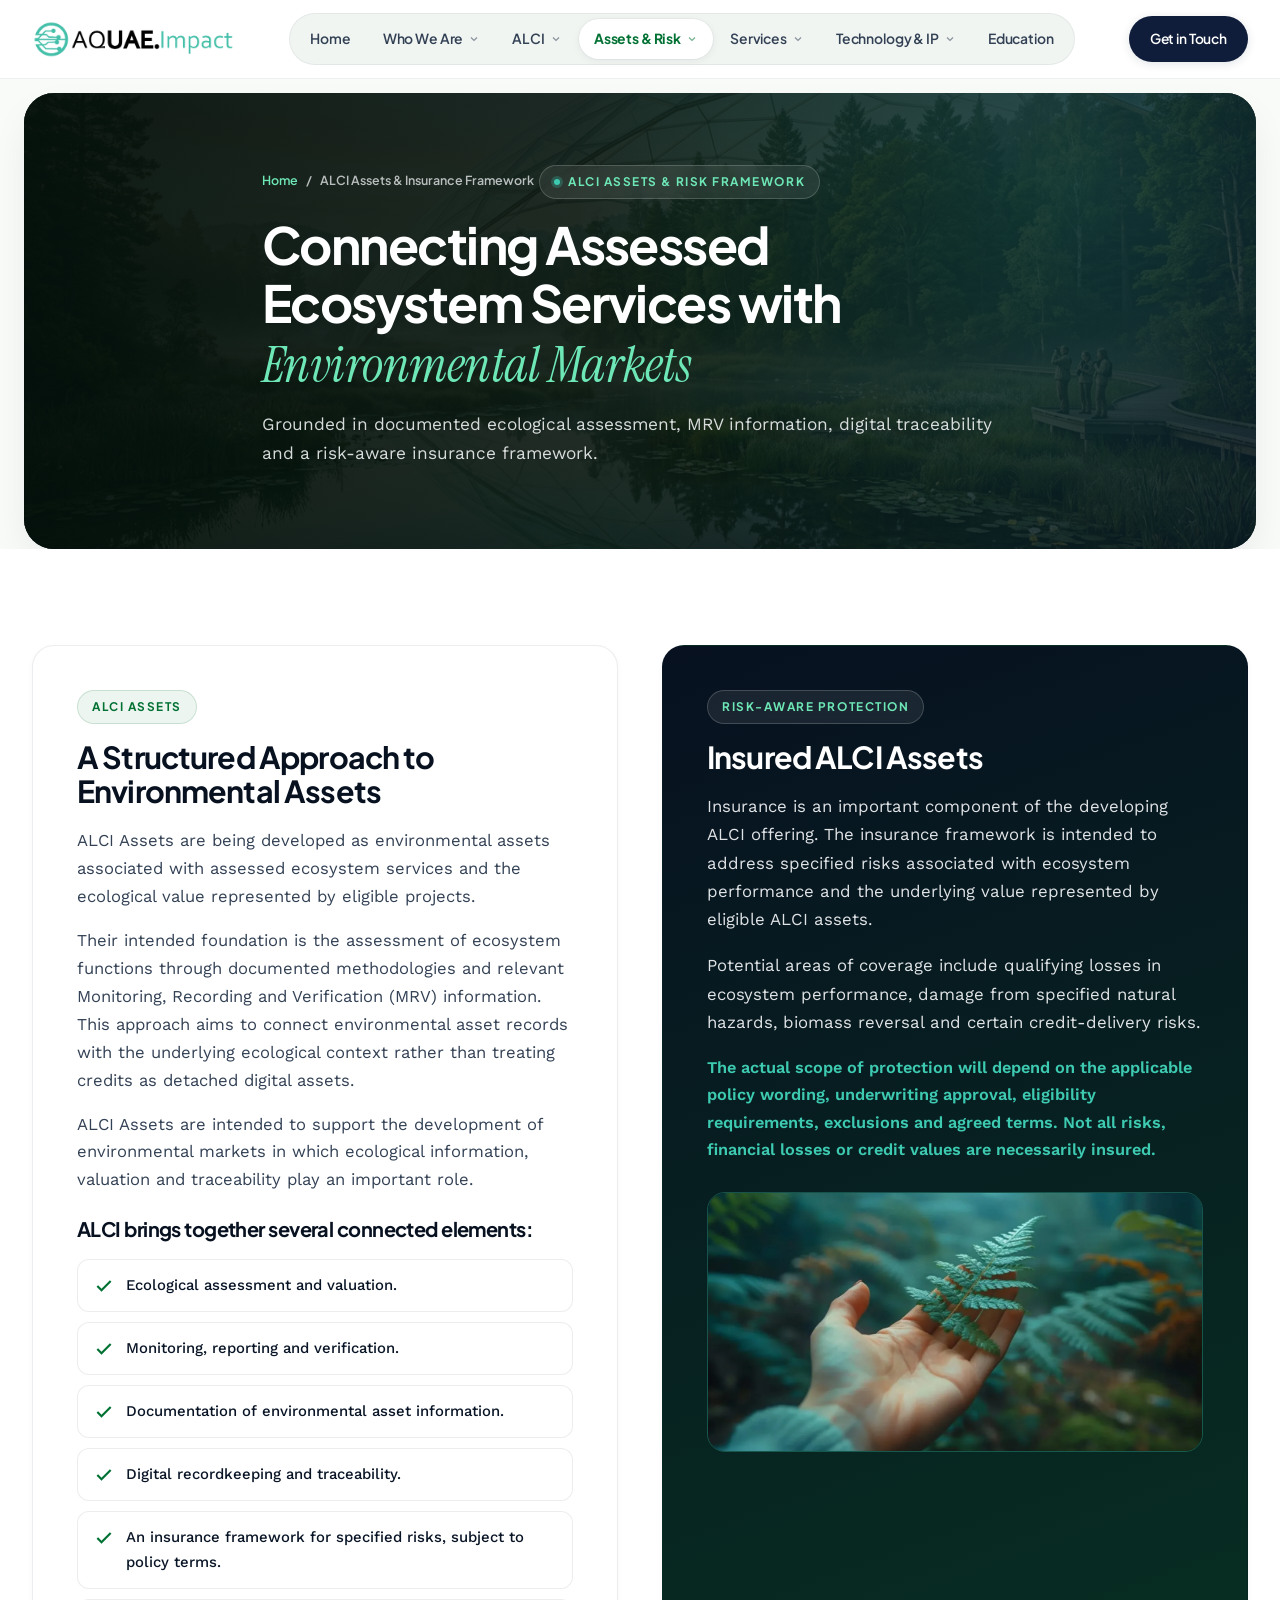
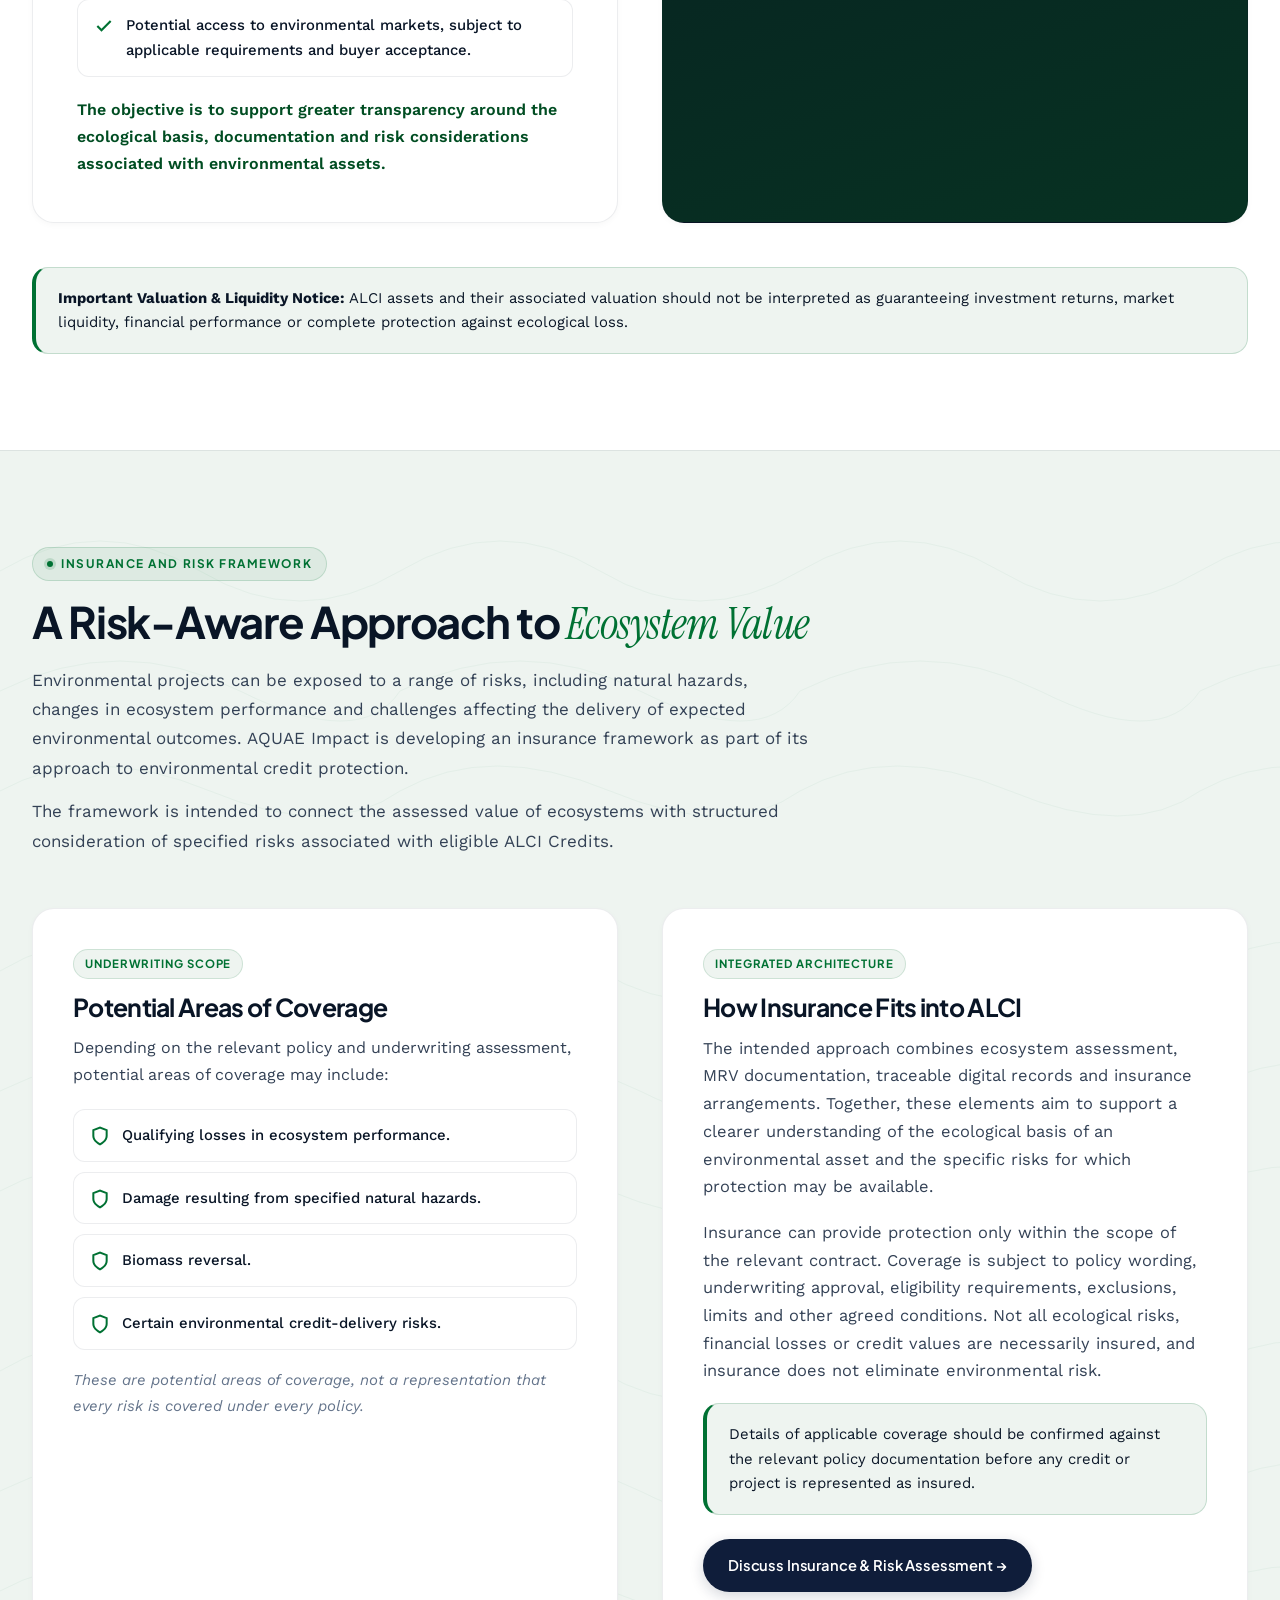
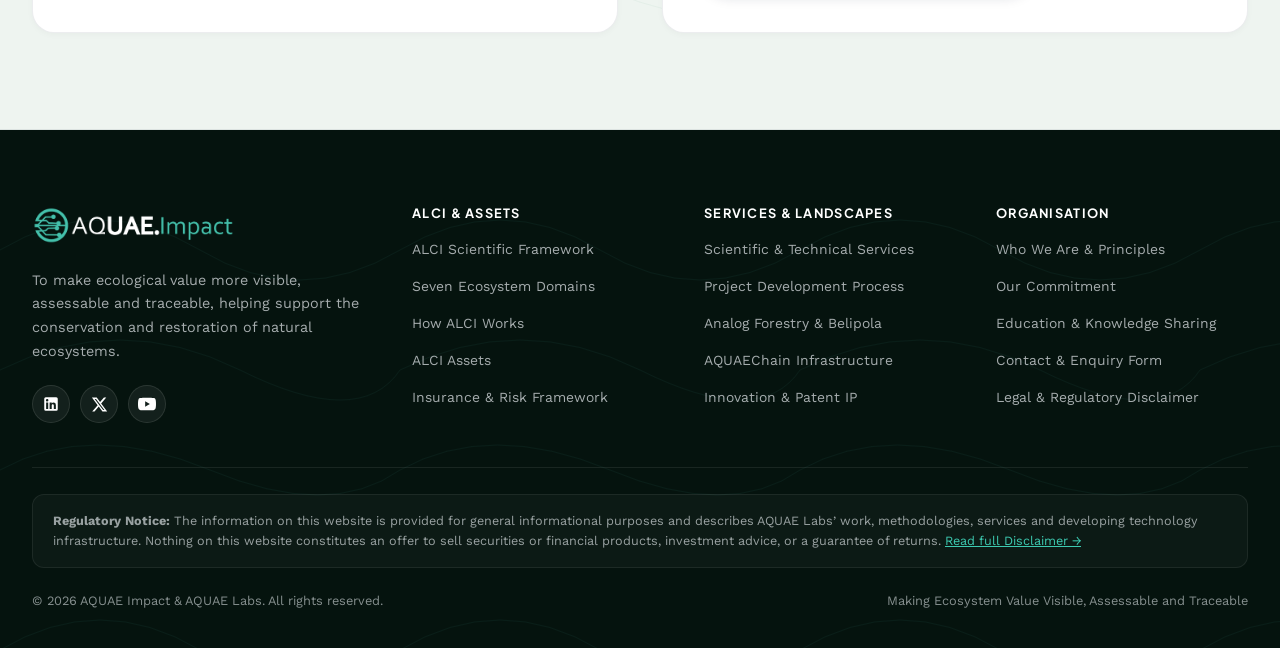
<file: assets-insurance.html>
<!DOCTYPE html>
<html lang="en">
<head>
  <meta charset="UTF-8" />
  <meta name="viewport" content="width=device-width, initial-scale=1.0" />
  <title>ALCI Assets &amp; Insurance Framework | AQUAE Impact &amp; AQUAE Labs</title>
  <meta name="description" content="Connecting Assessed Ecosystem Services with Environmental Markets through ALCI Assets and a Risk-Aware Insurance Framework." />
  <link rel="icon" type="image/png" href="assets/images/faviicon.png" />
  <link rel="preconnect" href="https://fonts.googleapis.com" />
  <link rel="preconnect" href="https://fonts.gstatic.com" crossorigin />
  <link href="https://fonts.googleapis.com/css2?family=Instrument+Serif:ital@0;1&family=Plus+Jakarta+Sans:wght@400;500;600;700;800&family=Work+Sans:ital,wght@0,400;0,500;0,600;1,400&display=swap" rel="stylesheet" />
  <link rel="stylesheet" href="styles.css" />
</head>
<body>

  <!-- Top Institutional Bar -->
  <div class="top-bar">
    <div class="container top-bar-inner">
      <div class="top-bar-left">
        <span class="top-bar-pill">IP Milestone</span>
        <span>AQUAE Labs has filed its foundational patent application covering 10–15 inventive concepts in ecological intelligence &amp; ecosystem finance.</span>
      </div>
      <div class="top-bar-right">
        <a href="technology-ip.html#patent">Read Patent Filing &rarr;</a>
        <a href="disclaimer.html">Regulatory Disclaimer</a>
      </div>
    </div>
  </div>

  <!-- Global Multi-Page Navigation Header -->
  <header class="site-header" id="siteHeader">
    <div class="container nav-inner">
      <a href="index.html" class="brand-lockup" aria-label="AQUAE Impact Home">
        <img src="assets/images/aquae-dark-logo.webp" alt="AQUAE.Impact" class="brand-logo-img" />
      </a>

      <nav class="nav-menu" id="navMenu" aria-label="Primary Navigation">
        <div class="nav-item">
          <a href="index.html" class="nav-link">Home</a>
        </div>
        <div class="nav-item">
          <a href="about.html" class="nav-link">
            <span>Who We Are</span>
            <svg width="12" height="12" viewBox="0 0 24 24" fill="none" stroke="currentColor" stroke-width="2.4"><path d="m6 9 6 6 6-6"/></svg>
          </a>
          <div class="nav-dropdown">
            <a href="about.html">Ecological Science &amp; Finance<span>Vision, Mission &amp; 5 Core Principles</span></a>
            <a href="about.html#commitment">Our Commitment<span>Making ecosystem value visible, assessable &amp; traceable</span></a>
            <a href="about.html#leadership">Scientific &amp; Executive Team<span>Inventors &amp; leadership behind AQUAE Labs</span></a>
          </div>
        </div>
        <div class="nav-item">
          <a href="alci.html" class="nav-link">
            <span>ALCI</span>
            <svg width="12" height="12" viewBox="0 0 24 24" fill="none" stroke="currentColor" stroke-width="2.4"><path d="m6 9 6 6 6-6"/></svg>
          </a>
          <div class="nav-dropdown">
            <a href="alci.html">ALCI Scientific Framework<span>AQUAE Labs Ecosystems Conservation Index</span></a>
            <a href="alci.html#seven-domains">Seven Ecosystem Domains<span>Interactive 7-domain ecological matrix</span></a>
            <a href="alci.html#how-alci-works">How ALCI Works<span>6-step structured MRV &amp; valuation workflow</span></a>
          </div>
        </div>
        <div class="nav-item">
          <a href="assets-insurance.html" class="nav-link active">
            <span>Assets &amp; Risk</span>
            <svg width="12" height="12" viewBox="0 0 24 24" fill="none" stroke="currentColor" stroke-width="2.4"><path d="m6 9 6 6 6-6"/></svg>
          </a>
          <div class="nav-dropdown">
            <a href="assets-insurance.html">ALCI Assets<span>Connecting ecosystem services with markets</span></a>
            <a href="assets-insurance.html#insured-assets">Insured ALCI Assets<span>Addressing specified ecosystem performance risks</span></a>
            <a href="assets-insurance.html#risk-framework">Insurance &amp; Risk Framework<span>Coverage areas &amp; underwriting integration</span></a>
          </div>
        </div>
        <div class="nav-item">
          <a href="services-projects.html" class="nav-link">
            <span>Services</span>
            <svg width="12" height="12" viewBox="0 0 24 24" fill="none" stroke="currentColor" stroke-width="2.4"><path d="m6 9 6 6 6-6"/></svg>
          </a>
          <div class="nav-dropdown">
            <a href="services-projects.html">Scientific &amp; Technical Services<span>8 core capabilities for natural capital assessment</span></a>
            <a href="services-projects.html#project-development">Project Development<span>From landscape assessment to conservation value</span></a>
            <a href="analog-forestry.html">Analog Forestry &amp; Belipola<span>World’s first analog forest in Sri Lanka</span></a>
          </div>
        </div>
        <div class="nav-item">
          <a href="technology-ip.html" class="nav-link">
            <span>Technology &amp; IP</span>
            <svg width="12" height="12" viewBox="0 0 24 24" fill="none" stroke="currentColor" stroke-width="2.4"><path d="m6 9 6 6 6-6"/></svg>
          </a>
          <div class="nav-dropdown">
            <a href="technology-ip.html">AQUAEChain Platform<span>Digital infrastructure with MindWave Innovations</span></a>
            <a href="technology-ip.html#patent">Innovation &amp; Patent Filing<span>Foundational patent application (10–15 concepts)</span></a>
            <a href="education.html">Education &amp; Capacity Building<span>Training, webinars &amp; practitioner knowledge sharing</span></a>
          </div>
        </div>
        <div class="nav-item">
          <a href="education.html" class="nav-link">Education</a>
        </div>
      </nav>

      <div class="nav-actions">
        <a href="contact.html" class="btn btn-primary">Get in Touch</a>
        <button class="mobile-toggle" id="mobileToggle" aria-label="Toggle Menu" aria-expanded="false">
          <svg width="22" height="22" viewBox="0 0 24 24" fill="none" stroke="currentColor" stroke-width="2.2"><path d="M3 12h18M3 6h18M3 18h18"/></svg>
        </button>
      </div>
    </div>
  </header>

  <main>

    <!-- Page Hero -->
    <section class="page-hero">
      <div class="hero-bg-image" style="background-image: url('assets/images/aquae-insured-asset.jpg');"></div>
      <div class="hero-bg-gradient"></div>
      <div class="hero-grid-lines"></div>
      <div class="container page-hero-content">
        <div class="breadcrumb">
          <a href="index.html">Home</a>
          <span>/</span>
          <span>ALCI Assets &amp; Insurance Framework</span>
        </div>
        <div class="eyebrow light">
          <span class="eyebrow-dot"></span>
          ALCI ASSETS &amp; RISK FRAMEWORK
        </div>
        <h1>
          Connecting Assessed Ecosystem Services with <span class="text-gradient">Environmental Markets</span>
        </h1>
        <p>
          Grounded in documented ecological assessment, MRV information, digital traceability and a risk-aware insurance framework.
        </p>
      </div>
    </section>

    <!-- ===================================================================
         ALCI ASSETS & INSURED ALCI ASSETS (PDF PAGES 6 & 7)
         =================================================================== -->
    <section class="section section-white">
      <div class="container">
        <div class="grid-2-start" style="margin-bottom: 44px;">
          <!-- Left: ALCI Assets & Structured Approach -->
          <div class="surface-card" style="padding: 44px;">
            <div class="eyebrow">ALCI ASSETS</div>
            <h2 style="font-size: 1.9rem; margin-bottom: 18px; color: var(--color-secondary-dark);">
              A Structured Approach to Environmental Assets
            </h2>
            <p style="margin-bottom: 16px; font-size: 1.04rem;">
              ALCI Assets are being developed as environmental assets associated with assessed ecosystem services and the ecological value represented by eligible projects.
            </p>
            <p style="margin-bottom: 16px; font-size: 1.04rem;">
              Their intended foundation is the assessment of ecosystem functions through documented methodologies and relevant Monitoring, Recording and Verification (MRV) information. This approach aims to connect environmental asset records with the underlying ecological context rather than treating credits as detached digital assets.
            </p>
            <p style="margin-bottom: 24px; font-size: 1.04rem;">
              ALCI Assets are intended to support the development of environmental markets in which ecological information, valuation and traceability play an important role.
            </p>

            <h3 style="font-size: 1.25rem; margin-bottom: 12px; color: var(--color-secondary-dark);">
              ALCI brings together several connected elements:
            </h3>
            <ul class="check-list">
              <li>
                <svg width="20" height="20" viewBox="0 0 24 24" fill="none" stroke="currentColor" stroke-width="2.6"><polyline points="20 6 9 17 4 12"/></svg>
                <span>Ecological assessment and valuation.</span>
              </li>
              <li>
                <svg width="20" height="20" viewBox="0 0 24 24" fill="none" stroke="currentColor" stroke-width="2.6"><polyline points="20 6 9 17 4 12"/></svg>
                <span>Monitoring, reporting and verification.</span>
              </li>
              <li>
                <svg width="20" height="20" viewBox="0 0 24 24" fill="none" stroke="currentColor" stroke-width="2.6"><polyline points="20 6 9 17 4 12"/></svg>
                <span>Documentation of environmental asset information.</span>
              </li>
              <li>
                <svg width="20" height="20" viewBox="0 0 24 24" fill="none" stroke="currentColor" stroke-width="2.6"><polyline points="20 6 9 17 4 12"/></svg>
                <span>Digital recordkeeping and traceability.</span>
              </li>
              <li>
                <svg width="20" height="20" viewBox="0 0 24 24" fill="none" stroke="currentColor" stroke-width="2.6"><polyline points="20 6 9 17 4 12"/></svg>
                <span>An insurance framework for specified risks, subject to policy terms.</span>
              </li>
              <li>
                <svg width="20" height="20" viewBox="0 0 24 24" fill="none" stroke="currentColor" stroke-width="2.6"><polyline points="20 6 9 17 4 12"/></svg>
                <span>Potential access to environmental markets, subject to applicable requirements and buyer acceptance.</span>
              </li>
            </ul>

            <p style="margin-top: 20px; margin-bottom: 0; font-weight: 600; color: var(--color-primary-dark);">
              The objective is to support greater transparency around the ecological basis, documentation and risk considerations associated with environmental assets.
            </p>
          </div>

          <!-- Right: Insured ALCI Assets -->
          <div class="surface-card" id="insured-assets" style="background: linear-gradient(160deg, var(--color-secondary-dark) 0%, #073222 100%); color: #fff; padding: 44px;">
            <div class="eyebrow light">Risk-Aware Protection</div>
            <h2 style="color: #fff; font-size: 1.9rem; margin-bottom: 18px;">
              Insured ALCI Assets
            </h2>
            <p style="color: rgba(248,250,252,0.9); font-size: 1.05rem; margin-bottom: 18px;">
              Insurance is an important component of the developing ALCI offering. The insurance framework is intended to address specified risks associated with ecosystem performance and the underlying value represented by eligible ALCI assets.
            </p>
            <p style="color: rgba(248,250,252,0.9); font-size: 1.05rem; margin-bottom: 18px;">
              Potential areas of coverage include qualifying losses in ecosystem performance, damage from specified natural hazards, biomass reversal and certain credit-delivery risks.
            </p>
            <p style="color: var(--color-accent); font-size: 1.02rem; font-weight: 600; margin-bottom: 28px;">
              The actual scope of protection will depend on the applicable policy wording, underwriting approval, eligibility requirements, exclusions and agreed terms. Not all risks, financial losses or credit values are necessarily insured.
            </p>

            <img src="assets/images/WhatsApp-Image-2025-07-13-at-10.08.57-PM.jpeg.webp" alt="Insured ALCI Ecological Resilience" style="width: 100%; height: 260px; object-fit: cover; border-radius: 18px; border: 1px solid rgba(61,202,177,0.3);" />
          </div>
        </div>

        <!-- Page 7 Mandatory Notice -->
        <div class="regulatory-callout">
          <strong>Important Valuation &amp; Liquidity Notice:</strong> ALCI assets and their associated valuation should not be interpreted as guaranteeing investment returns, market liquidity, financial performance or complete protection against ecological loss.
        </div>
      </div>
    </section>

    <!-- ===================================================================
         INSURANCE AND RISK FRAMEWORK (PDF PAGE 8)
         =================================================================== -->
    <section class="section section-sage" id="risk-framework">
      <div class="container">
        <div class="section-header">
          <div class="eyebrow">
            <span class="eyebrow-dot"></span>
            INSURANCE AND RISK FRAMEWORK
          </div>
          <h2 class="section-title">
            A Risk-Aware Approach to <span class="text-gradient-dark">Ecosystem Value</span>
          </h2>
          <p class="section-lead" style="margin-bottom: 14px;">
            Environmental projects can be exposed to a range of risks, including natural hazards, changes in ecosystem performance and challenges affecting the delivery of expected environmental outcomes. AQUAE Impact is developing an insurance framework as part of its approach to environmental credit protection.
          </p>
          <p class="section-lead">
            The framework is intended to connect the assessed value of ecosystems with structured consideration of specified risks associated with eligible ALCI Credits.
          </p>
        </div>

        <div class="grid-2-start">
          <!-- Potential Areas of Coverage -->
          <div class="surface-card" style="padding: 40px;">
            <span class="step-badge">Underwriting Scope</span>
            <h3 style="font-size: 1.55rem; margin-bottom: 14px;">Potential Areas of Coverage</h3>
            <p style="margin-bottom: 20px;">
              Depending on the relevant policy and underwriting assessment, potential areas of coverage may include:
            </p>

            <ul class="check-list">
              <li>
                <svg width="20" height="20" viewBox="0 0 24 24" fill="none" stroke="currentColor" stroke-width="2.4"><path d="M12 22s8-4 8-10V5l-8-3-8 3v7c0 6 8 10 8 10z"/></svg>
                <span>Qualifying losses in ecosystem performance.</span>
              </li>
              <li>
                <svg width="20" height="20" viewBox="0 0 24 24" fill="none" stroke="currentColor" stroke-width="2.4"><path d="M12 22s8-4 8-10V5l-8-3-8 3v7c0 6 8 10 8 10z"/></svg>
                <span>Damage resulting from specified natural hazards.</span>
              </li>
              <li>
                <svg width="20" height="20" viewBox="0 0 24 24" fill="none" stroke="currentColor" stroke-width="2.4"><path d="M12 22s8-4 8-10V5l-8-3-8 3v7c0 6 8 10 8 10z"/></svg>
                <span>Biomass reversal.</span>
              </li>
              <li>
                <svg width="20" height="20" viewBox="0 0 24 24" fill="none" stroke="currentColor" stroke-width="2.4"><path d="M12 22s8-4 8-10V5l-8-3-8 3v7c0 6 8 10 8 10z"/></svg>
                <span>Certain environmental credit-delivery risks.</span>
              </li>
            </ul>

            <p style="margin-top: 18px; margin-bottom: 0; font-size: 0.94rem; color: var(--text-muted); font-style: italic;">
              These are potential areas of coverage, not a representation that every risk is covered under every policy.
            </p>
          </div>

          <!-- How Insurance Fits into ALCI -->
          <div class="surface-card" style="padding: 40px;">
            <span class="step-badge">Integrated Architecture</span>
            <h3 style="font-size: 1.55rem; margin-bottom: 14px;">How Insurance Fits into ALCI</h3>
            <p style="margin-bottom: 18px; font-size: 1.03rem;">
              The intended approach combines ecosystem assessment, MRV documentation, traceable digital records and insurance arrangements. Together, these elements aim to support a clearer understanding of the ecological basis of an environmental asset and the specific risks for which protection may be available.
            </p>
            <p style="margin-bottom: 18px; font-size: 1.03rem;">
              Insurance can provide protection only within the scope of the relevant contract. Coverage is subject to policy wording, underwriting approval, eligibility requirements, exclusions, limits and other agreed conditions. Not all ecological risks, financial losses or credit values are necessarily insured, and insurance does not eliminate environmental risk.
            </p>
            <div class="regulatory-callout" style="margin-bottom: 24px;">
              Details of applicable coverage should be confirmed against the relevant policy documentation before any credit or project is represented as insured.
            </div>
            <a href="contact.html?area=Insurance%20and%20Risk%20Assessment" class="btn btn-forest">Discuss Insurance &amp; Risk Assessment &rarr;</a>
          </div>
        </div>
      </div>
    </section>

  </main>

  <!-- Global Multi-Page Footer -->
  <footer class="site-footer">
    <div class="container">
      <div class="footer-grid">
        <div class="footer-brand">
          <a href="index.html" class="brand-lockup" aria-label="AQUAE Impact Home">
            <img src="assets/images/AQUAE.Impact-LOGO-REC.webp" alt="AQUAE.Impact" class="brand-logo-img" />
          </a>
          <p>
            To make ecological value more visible, assessable and traceable, helping support the conservation and restoration of natural ecosystems.
          </p>
          <div class="social-row">
            <a href="https://www.linkedin.com/company/aquae-impact/" target="_blank" rel="noopener noreferrer" class="social-icon-btn" aria-label="LinkedIn">
              <svg width="18" height="18" viewBox="0 0 24 24" fill="currentColor"><path d="M19 3a2 2 0 0 1 2 2v14a2 2 0 0 1-2 2H5a2 2 0 0 1-2-2V5a2 2 0 0 1 2-2h14m-.5 15.5v-5.3a3.26 3.26 0 0 0-3.26-3.26c-.85 0-1.84.52-2.28 1.3v-1.11h-2.79v8.37h2.79v-4.93c0-.77.62-1.4 1.39-1.4a1.4 1.4 0 0 1 1.4 1.4v4.93h2.75M6.88 8.56a1.68 1.68 0 0 0 1.68-1.68c0-.93-.75-1.69-1.68-1.69a1.69 1.69 0 0 0-1.69 1.69c0 .93.76 1.68 1.69 1.68m1.39 9.94v-8.37H5.5v8.37h2.77z"/></svg>
            </a>
            <a href="https://x.com/aquaeimpactorg" target="_blank" rel="noopener noreferrer" class="social-icon-btn" aria-label="X (Twitter)">
              <svg width="17" height="17" viewBox="0 0 24 24" fill="currentColor"><path d="M18.244 2.25h3.308l-7.227 8.26 8.502 11.24H16.17l-5.214-6.817L4.99 21.75H1.68l7.73-8.835L1.254 2.25H8.08l4.713 6.231zm-1.161 17.52h1.833L7.084 4.126H5.117z"/></svg>
            </a>
            <a href="https://youtube.com/@aquaeimpactexchange" target="_blank" rel="noopener noreferrer" class="social-icon-btn" aria-label="YouTube">
              <svg width="18" height="18" viewBox="0 0 24 24" fill="currentColor"><path d="M23.498 6.186a3.016 3.016 0 0 0-2.122-2.136C19.505 3.545 12 3.545 12 3.545s-7.505 0-9.377.505A3.017 3.017 0 0 0 .502 6.186C0 8.07 0 12 0 12s0 3.93.502 5.814a3.016 3.016 0 0 0 2.122 2.136c1.871.505 9.376.505 9.376.505s7.505 0 9.377-.505a3.015 3.015 0 0 0 2.122-2.136C24 15.93 24 12 24 12s0-3.93-.502-5.814zM9.545 15.568V8.432L15.818 12l-6.273 3.568z"/></svg>
            </a>
          </div>
        </div>

        <div class="footer-col">
          <h4>ALCI &amp; Assets</h4>
          <ul>
            <li><a href="alci.html">ALCI Scientific Framework</a></li>
            <li><a href="alci.html#seven-domains">Seven Ecosystem Domains</a></li>
            <li><a href="alci.html#how-alci-works">How ALCI Works</a></li>
            <li><a href="assets-insurance.html">ALCI Assets</a></li>
            <li><a href="assets-insurance.html#risk-framework">Insurance &amp; Risk Framework</a></li>
          </ul>
        </div>

        <div class="footer-col">
          <h4>Services &amp; Landscapes</h4>
          <ul>
            <li><a href="services-projects.html">Scientific &amp; Technical Services</a></li>
            <li><a href="services-projects.html#project-development">Project Development Process</a></li>
            <li><a href="analog-forestry.html">Analog Forestry &amp; Belipola</a></li>
            <li><a href="technology-ip.html">AQUAEChain Infrastructure</a></li>
            <li><a href="technology-ip.html#patent">Innovation &amp; Patent IP</a></li>
          </ul>
        </div>

        <div class="footer-col">
          <h4>Organisation</h4>
          <ul>
            <li><a href="about.html">Who We Are &amp; Principles</a></li>
            <li><a href="about.html#commitment">Our Commitment</a></li>
            <li><a href="education.html">Education &amp; Knowledge Sharing</a></li>
            <li><a href="contact.html">Contact &amp; Enquiry Form</a></li>
            <li><a href="disclaimer.html">Legal &amp; Regulatory Disclaimer</a></li>
          </ul>
        </div>
      </div>

      <div class="footer-disclaimer-strip">
        <strong>Regulatory Notice:</strong> The information on this website is provided for general informational purposes and describes AQUAE Labs’ work, methodologies, services and developing technology infrastructure. Nothing on this website constitutes an offer to sell securities or financial products, investment advice, or a guarantee of returns. <a href="disclaimer.html" style="color:var(--color-accent); text-decoration:underline;">Read full Disclaimer &rarr;</a>
      </div>

      <div class="footer-bottom">
        <span>&copy; 2026 AQUAE Impact &amp; AQUAE Labs. All rights reserved.</span>
        <span>Making Ecosystem Value Visible, Assessable and Traceable</span>
      </div>
    </div>
  </footer>

  <script src="script.js"></script>
</body>
</html>
</file>
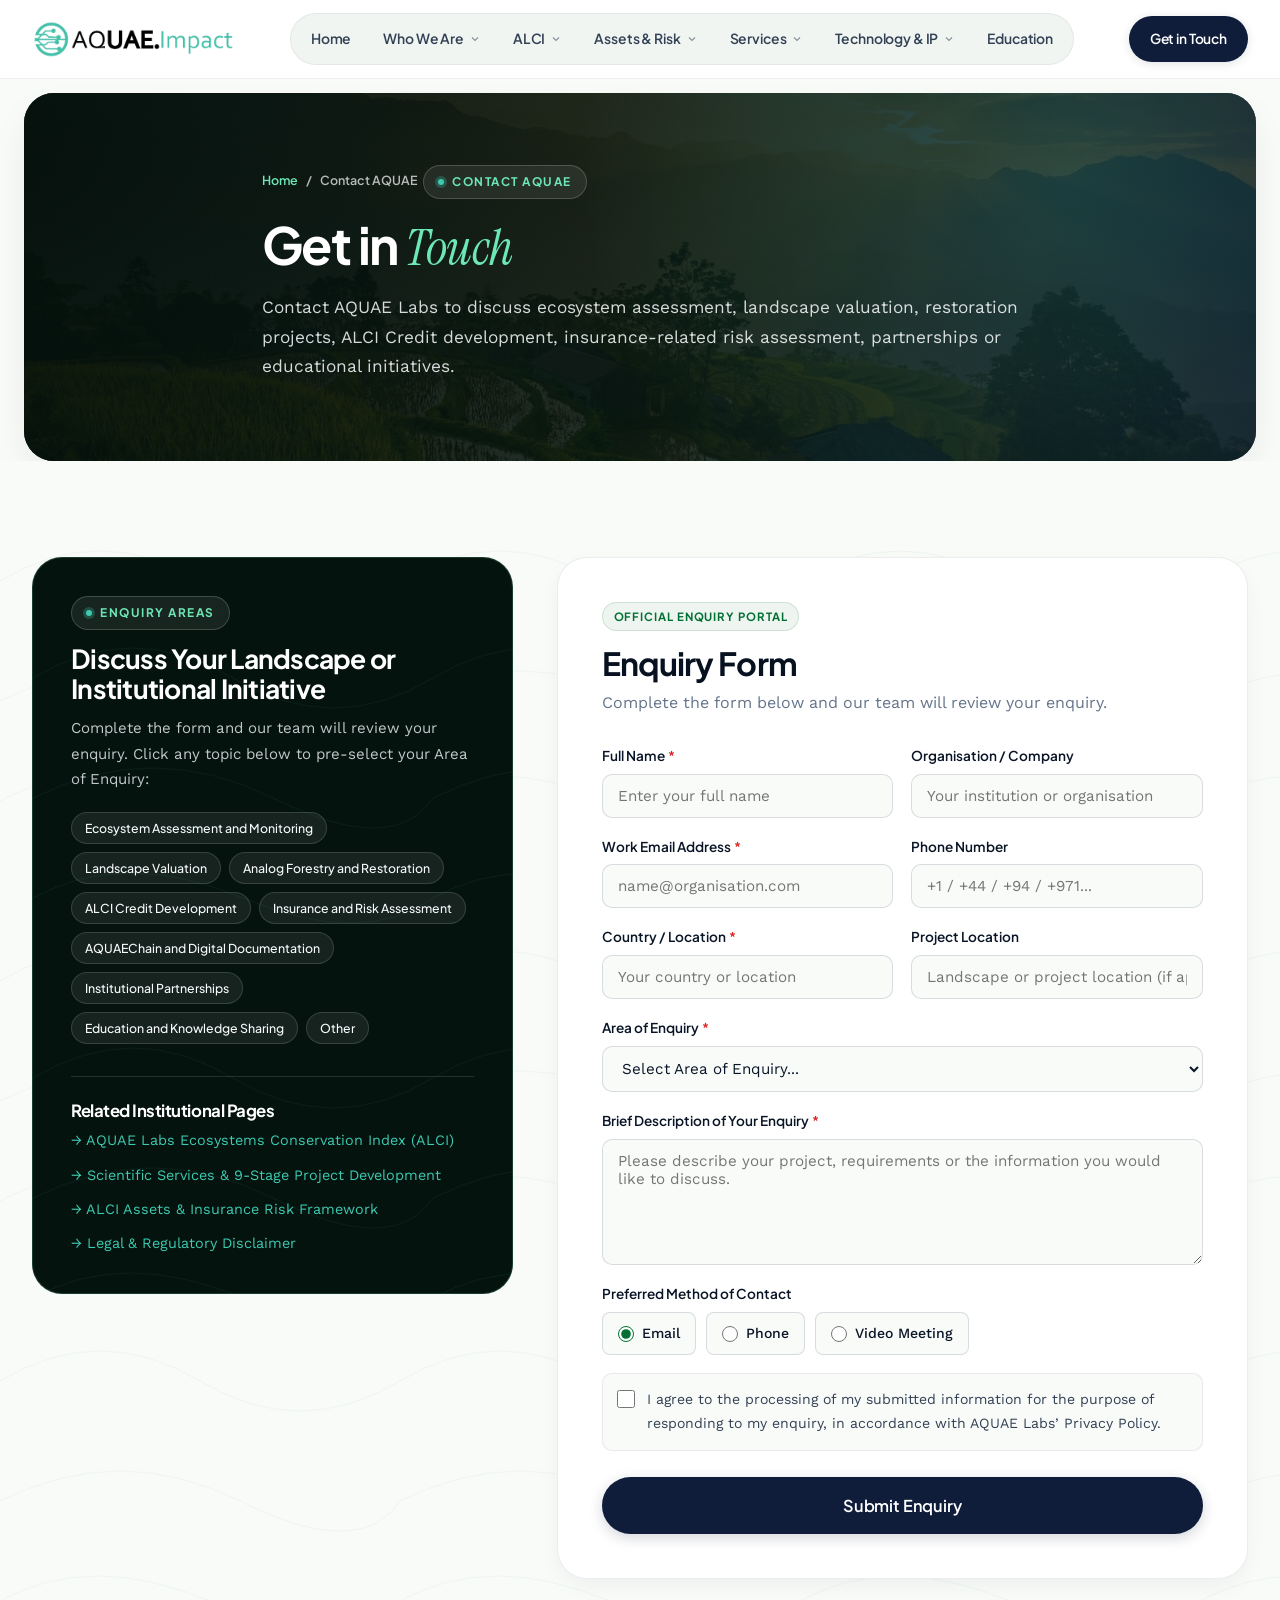
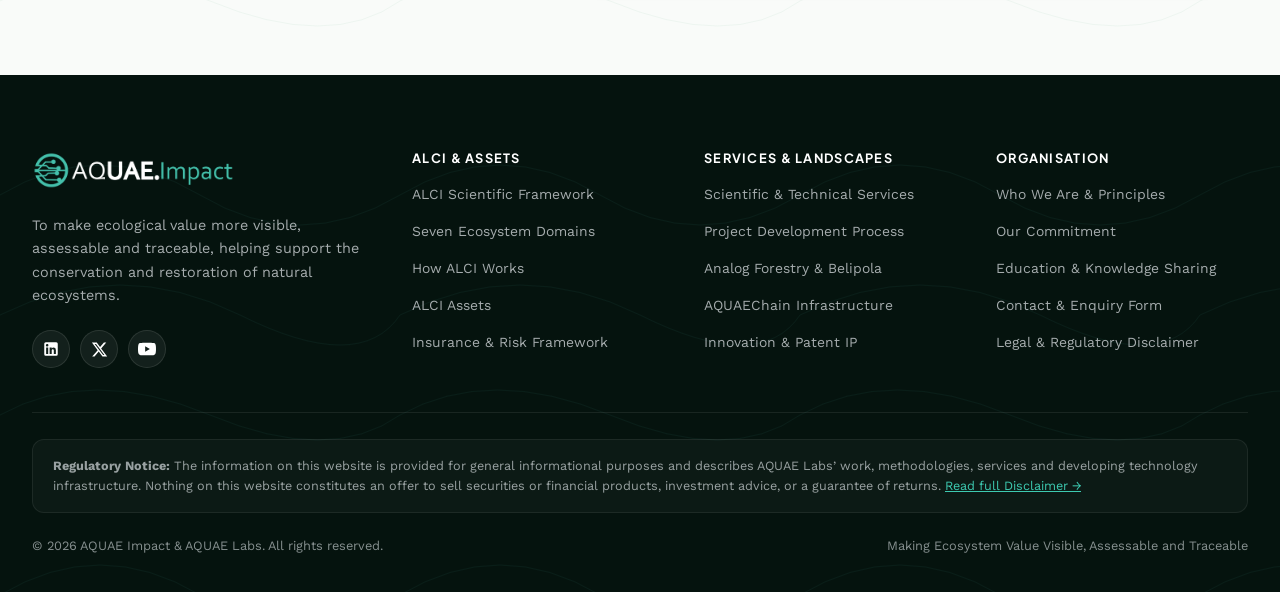
<file: contact.html>
<!DOCTYPE html>
<html lang="en">
<head>
  <meta charset="UTF-8" />
  <meta name="viewport" content="width=device-width, initial-scale=1.0" />
  <title>Contact AQUAE | Get in Touch &amp; Institutional Enquiry Form</title>
  <meta name="description" content="Contact AQUAE Labs to discuss ecosystem assessment, landscape valuation, restoration projects, ALCI Credit development, insurance-related risk assessment, partnerships or educational initiatives." />
  <link rel="icon" type="image/png" href="assets/images/faviicon.png" />
  <link rel="preconnect" href="https://fonts.googleapis.com" />
  <link rel="preconnect" href="https://fonts.gstatic.com" crossorigin />
  <link href="https://fonts.googleapis.com/css2?family=Instrument+Serif:ital@0;1&family=Plus+Jakarta+Sans:wght@400;500;600;700;800&family=Work+Sans:ital,wght@0,400;0,500;0,600;1,400&display=swap" rel="stylesheet" />
  <link rel="stylesheet" href="styles.css" />
</head>
<body>

  <!-- Top Institutional Bar -->
  <div class="top-bar">
    <div class="container top-bar-inner">
      <div class="top-bar-left">
        <span class="top-bar-pill">IP Milestone</span>
        <span>AQUAE Labs has filed its foundational patent application covering 10–15 inventive concepts in ecological intelligence &amp; ecosystem finance.</span>
      </div>
      <div class="top-bar-right">
        <a href="technology-ip.html#patent">Read Patent Filing &rarr;</a>
        <a href="disclaimer.html">Regulatory Disclaimer</a>
      </div>
    </div>
  </div>

  <!-- Global Multi-Page Navigation Header -->
  <header class="site-header" id="siteHeader">
    <div class="container nav-inner">
      <a href="index.html" class="brand-lockup" aria-label="AQUAE Impact Home">
        <img src="assets/images/aquae-dark-logo.webp" alt="AQUAE.Impact" class="brand-logo-img" />
      </a>

      <nav class="nav-menu" id="navMenu" aria-label="Primary Navigation">
        <div class="nav-item">
          <a href="index.html" class="nav-link">Home</a>
        </div>
        <div class="nav-item">
          <a href="about.html" class="nav-link">
            <span>Who We Are</span>
            <svg width="12" height="12" viewBox="0 0 24 24" fill="none" stroke="currentColor" stroke-width="2.4"><path d="m6 9 6 6 6-6"/></svg>
          </a>
          <div class="nav-dropdown">
            <a href="about.html">Ecological Science &amp; Finance<span>Vision, Mission &amp; 5 Core Principles</span></a>
            <a href="about.html#commitment">Our Commitment<span>Making ecosystem value visible, assessable &amp; traceable</span></a>
            <a href="about.html#leadership">Scientific &amp; Executive Team<span>Inventors &amp; leadership behind AQUAE Labs</span></a>
          </div>
        </div>
        <div class="nav-item">
          <a href="alci.html" class="nav-link">
            <span>ALCI</span>
            <svg width="12" height="12" viewBox="0 0 24 24" fill="none" stroke="currentColor" stroke-width="2.4"><path d="m6 9 6 6 6-6"/></svg>
          </a>
          <div class="nav-dropdown">
            <a href="alci.html">ALCI Scientific Framework<span>AQUAE Labs Ecosystems Conservation Index</span></a>
            <a href="alci.html#seven-domains">Seven Ecosystem Domains<span>Interactive 7-domain ecological matrix</span></a>
            <a href="alci.html#how-alci-works">How ALCI Works<span>6-step structured MRV &amp; valuation workflow</span></a>
          </div>
        </div>
        <div class="nav-item">
          <a href="assets-insurance.html" class="nav-link">
            <span>Assets &amp; Risk</span>
            <svg width="12" height="12" viewBox="0 0 24 24" fill="none" stroke="currentColor" stroke-width="2.4"><path d="m6 9 6 6 6-6"/></svg>
          </a>
          <div class="nav-dropdown">
            <a href="assets-insurance.html">ALCI Assets<span>Connecting ecosystem services with markets</span></a>
            <a href="assets-insurance.html#insured-assets">Insured ALCI Assets<span>Addressing specified ecosystem performance risks</span></a>
            <a href="assets-insurance.html#risk-framework">Insurance &amp; Risk Framework<span>Coverage areas &amp; underwriting integration</span></a>
          </div>
        </div>
        <div class="nav-item">
          <a href="services-projects.html" class="nav-link">
            <span>Services</span>
            <svg width="12" height="12" viewBox="0 0 24 24" fill="none" stroke="currentColor" stroke-width="2.4"><path d="m6 9 6 6 6-6"/></svg>
          </a>
          <div class="nav-dropdown">
            <a href="services-projects.html">Scientific &amp; Technical Services<span>8 core capabilities for natural capital assessment</span></a>
            <a href="services-projects.html#project-development">Project Development<span>From landscape assessment to conservation value</span></a>
            <a href="analog-forestry.html">Analog Forestry &amp; Belipola<span>World’s first analog forest in Sri Lanka</span></a>
          </div>
        </div>
        <div class="nav-item">
          <a href="technology-ip.html" class="nav-link">
            <span>Technology &amp; IP</span>
            <svg width="12" height="12" viewBox="0 0 24 24" fill="none" stroke="currentColor" stroke-width="2.4"><path d="m6 9 6 6 6-6"/></svg>
          </a>
          <div class="nav-dropdown">
            <a href="technology-ip.html">AQUAEChain Platform<span>Digital infrastructure with MindWave Innovations</span></a>
            <a href="technology-ip.html#patent">Innovation &amp; Patent Filing<span>Foundational patent application (10–15 concepts)</span></a>
            <a href="education.html">Education &amp; Capacity Building<span>Training, webinars &amp; practitioner knowledge sharing</span></a>
          </div>
        </div>
        <div class="nav-item">
          <a href="education.html" class="nav-link">Education</a>
        </div>
      </nav>

      <div class="nav-actions">
        <a href="contact.html" class="btn btn-primary">Get in Touch</a>
        <button class="mobile-toggle" id="mobileToggle" aria-label="Toggle Menu" aria-expanded="false">
          <svg width="22" height="22" viewBox="0 0 24 24" fill="none" stroke="currentColor" stroke-width="2.2"><path d="M3 12h18M3 6h18M3 18h18"/></svg>
        </button>
      </div>
    </div>
  </header>

  <main>

    <!-- ===================================================================
         SUBPAGE HERO (PDF PAGES 19 & 20: CONTACT AQUAE — GET IN TOUCH)
         =================================================================== -->
    <section class="page-hero">
      <div class="hero-bg-image" style="background-image: url('assets/images/566f3c6321fa3de7fea9122a4a8f3eb9ce43e269.jpg');"></div>
      <div class="hero-bg-gradient"></div>
      <div class="hero-grid-lines"></div>
      <div class="container page-hero-content">
        <div class="breadcrumb">
          <a href="index.html">Home</a>
          <span>/</span>
          <span>Contact AQUAE</span>
        </div>
        <div class="eyebrow light">
          <span class="eyebrow-dot"></span>
          Contact AQUAE
        </div>
        <h1>
          Get in <span class="text-gradient">Touch</span>
        </h1>
        <p>
          Contact AQUAE Labs to discuss ecosystem assessment, landscape valuation, restoration projects, ALCI Credit development, insurance-related risk assessment, partnerships or educational initiatives.
        </p>
      </div>
    </section>

    <!-- ===================================================================
         ENQUIRY FORM SECTION (PDF PAGES 19 & 20)
         =================================================================== -->
    <section class="section section-light">
      <div class="container contact-layout">
        <!-- Left Sidebar: Quick Area Selector & Institutional Guidance -->
        <aside class="contact-sidebar">
          <div class="eyebrow light" style="margin-bottom: 14px;">
            <span class="eyebrow-dot"></span>
            Enquiry Areas
          </div>
          <h3>Discuss Your Landscape or Institutional Initiative</h3>
          <p>
            Complete the form and our team will review your enquiry. Click any topic below to pre-select your Area of Enquiry:
          </p>

          <div class="enquiry-tags-cloud" style="margin-bottom: 32px;">
            <button type="button" class="enquiry-tag-btn" data-area="Ecosystem Assessment and Monitoring">Ecosystem Assessment and Monitoring</button>
            <button type="button" class="enquiry-tag-btn" data-area="Landscape Valuation">Landscape Valuation</button>
            <button type="button" class="enquiry-tag-btn" data-area="Analog Forestry and Restoration">Analog Forestry and Restoration</button>
            <button type="button" class="enquiry-tag-btn" data-area="ALCI Credit Development">ALCI Credit Development</button>
            <button type="button" class="enquiry-tag-btn" data-area="Insurance and Risk Assessment">Insurance and Risk Assessment</button>
            <button type="button" class="enquiry-tag-btn" data-area="AQUAEChain and Digital Documentation">AQUAEChain and Digital Documentation</button>
            <button type="button" class="enquiry-tag-btn" data-area="Institutional Partnerships">Institutional Partnerships</button>
            <button type="button" class="enquiry-tag-btn" data-area="Education and Knowledge Sharing">Education and Knowledge Sharing</button>
            <button type="button" class="enquiry-tag-btn" data-area="Other">Other</button>
          </div>

          <div style="border-top: 1px solid rgba(255,255,255,0.12); padding-top: 24px;">
            <h4 style="color: #ffffff; font-size: 1.05rem; margin-bottom: 8px;">Related Institutional Pages</h4>
            <ul style="display:grid; gap:10px; font-size:0.9rem;">
              <li><a href="alci.html" style="color: var(--color-accent);">&rarr; AQUAE Labs Ecosystems Conservation Index (ALCI)</a></li>
              <li><a href="services-projects.html" style="color: var(--color-accent);">&rarr; Scientific Services &amp; 9-Stage Project Development</a></li>
              <li><a href="assets-insurance.html" style="color: var(--color-accent);">&rarr; ALCI Assets &amp; Insurance Risk Framework</a></li>
              <li><a href="disclaimer.html" style="color: var(--color-accent);">&rarr; Legal &amp; Regulatory Disclaimer</a></li>
            </ul>
          </div>
        </aside>

        <!-- Right Form Card: Verbatim PDF Page 19 & 20 Enquiry Form -->
        <div class="form-card">
          <div style="margin-bottom: 28px;">
            <span class="step-badge">Official Enquiry Portal</span>
            <h2 style="font-size: 2rem; color: var(--color-secondary-dark); margin-bottom: 8px;">Enquiry Form</h2>
            <p style="color: var(--text-muted); margin: 0;">
              Complete the form below and our team will review your enquiry.
            </p>
          </div>

          <div id="formErrorMsg" class="regulatory-callout" style="display:none; margin-bottom: 24px; background:#fef2f2; border-color:#fecaca; border-left-color:#dc2626; color:#991b1b;">
            Please complete all required fields marked with an asterisk (*), provide a valid work email address, and agree to the privacy consent checkbox.
          </div>

          <form id="aquaeEnquiryForm" novalidate>
            <div class="form-grid">
              <!-- Full Name* -->
              <div class="form-group">
                <label class="form-label" for="fullName">Full Name<span class="req">*</span></label>
                <input type="text" id="fullName" name="fullName" class="form-control" placeholder="Enter your full name" required />
              </div>

              <!-- Organisation / Company -->
              <div class="form-group">
                <label class="form-label" for="organisation">Organisation / Company</label>
                <input type="text" id="organisation" name="organisation" class="form-control" placeholder="Your institution or organisation" />
              </div>

              <!-- Work Email Address* -->
              <div class="form-group">
                <label class="form-label" for="workEmail">Work Email Address<span class="req">*</span></label>
                <input type="email" id="workEmail" name="workEmail" class="form-control" placeholder="name@organisation.com" required />
              </div>

              <!-- Phone Number -->
              <div class="form-group">
                <label class="form-label" for="phone">Phone Number</label>
                <input type="tel" id="phone" name="phone" class="form-control" placeholder="+1 / +44 / +94 / +971..." />
              </div>

              <!-- Country / Location* -->
              <div class="form-group">
                <label class="form-label" for="country">Country / Location<span class="req">*</span></label>
                <input type="text" id="country" name="country" class="form-control" placeholder="Your country or location" required />
              </div>

              <!-- Project Location -->
              <div class="form-group">
                <label class="form-label" for="projectLocation">Project Location</label>
                <input type="text" id="projectLocation" name="projectLocation" class="form-control" placeholder="Landscape or project location (if applicable)" />
              </div>

              <!-- Area of Enquiry* -->
              <div class="form-group full">
                <label class="form-label" for="areaOfEnquiry">Area of Enquiry<span class="req">*</span></label>
                <select id="areaOfEnquiry" name="areaOfEnquiry" class="form-control" required>
                  <option value="">Select Area of Enquiry...</option>
                  <option value="Ecosystem Assessment and Monitoring">Ecosystem Assessment and Monitoring</option>
                  <option value="Landscape Valuation">Landscape Valuation</option>
                  <option value="Analog Forestry and Restoration">Analog Forestry and Restoration</option>
                  <option value="ALCI Credit Development">ALCI Credit Development</option>
                  <option value="Insurance and Risk Assessment">Insurance and Risk Assessment</option>
                  <option value="AQUAEChain and Digital Documentation">AQUAEChain and Digital Documentation</option>
                  <option value="Institutional Partnerships">Institutional Partnerships</option>
                  <option value="Education and Knowledge Sharing">Education and Knowledge Sharing</option>
                  <option value="Other">Other</option>
                </select>
              </div>

              <!-- Brief Description of Your Enquiry* -->
              <div class="form-group full">
                <label class="form-label" for="enquiryDescription">Brief Description of Your Enquiry<span class="req">*</span></label>
                <textarea id="enquiryDescription" name="enquiryDescription" class="form-control" placeholder="Please describe your project, requirements or the information you would like to discuss." required></textarea>
              </div>

              <!-- Preferred Method of Contact -->
              <div class="form-group full">
                <span class="form-label">Preferred Method of Contact</span>
                <div class="radio-group">
                  <label class="radio-pill">
                    <input type="radio" name="preferredContact" value="Email" checked />
                    <span>Email</span>
                  </label>
                  <label class="radio-pill">
                    <input type="radio" name="preferredContact" value="Phone" />
                    <span>Phone</span>
                  </label>
                  <label class="radio-pill">
                    <input type="radio" name="preferredContact" value="Video Meeting" />
                    <span>Video Meeting</span>
                  </label>
                </div>
              </div>

              <!-- Privacy Consent Checkbox -->
              <div class="form-group full">
                <label class="consent-box" for="privacyConsent">
                  <input type="checkbox" id="privacyConsent" name="privacyConsent" required />
                  <span>I agree to the processing of my submitted information for the purpose of responding to my enquiry, in accordance with AQUAE Labs’ Privacy Policy.</span>
                </label>
              </div>

              <!-- Submit Button -->
              <div class="form-group full" style="margin-top: 8px;">
                <button type="submit" class="btn btn-forest" style="width: 100%; padding: 17px 28px; font-size: 1.02rem;">
                  Submit Enquiry
                </button>
              </div>
            </div>
          </form>

          <!-- Confirmation Message (PDF Page 20 Verbatim) -->
          <div id="confirmationMessage" class="confirmation-box" aria-live="polite">
            <div style="width:58px; height:58px; border-radius:50%; background:var(--color-primary); color:#ffffff; display:inline-flex; align-items:center; justify-content:center; margin-bottom:18px;">
              <svg width="28" height="28" viewBox="0 0 24 24" fill="none" stroke="currentColor" stroke-width="2.6"><path d="M20 6 9 17l-5-5"/></svg>
            </div>
            <h3 style="color: var(--color-primary-dark); font-size: 1.55rem; margin-bottom: 12px;">Enquiry Received</h3>
            <p style="color: var(--color-secondary-dark); font-size: 1.08rem; font-weight: 500; max-width: 560px; margin: 0 auto 24px;">
              Thank you for contacting AQUAE Labs. Your enquiry has been received and will be reviewed by our team. We will get in touch using the contact details you provided.
            </p>
            <button type="button" id="resetEnquiryBtn" class="btn btn-outline">Submit Another Enquiry</button>
          </div>
        </div>
      </div>
    </section>

  </main>

  <!-- Global Multi-Page Footer -->
  <footer class="site-footer">
    <div class="container">
      <div class="footer-grid">
        <div class="footer-brand">
          <a href="index.html" class="brand-lockup" aria-label="AQUAE Impact Home">
            <img src="assets/images/AQUAE.Impact-LOGO-REC.webp" alt="AQUAE.Impact" class="brand-logo-img" />
          </a>
          <p>
            To make ecological value more visible, assessable and traceable, helping support the conservation and restoration of natural ecosystems.
          </p>
          <div class="social-row">
            <a href="https://www.linkedin.com/company/aquae-impact/" target="_blank" rel="noopener noreferrer" class="social-icon-btn" aria-label="LinkedIn">
              <svg width="18" height="18" viewBox="0 0 24 24" fill="currentColor"><path d="M19 3a2 2 0 0 1 2 2v14a2 2 0 0 1-2 2H5a2 2 0 0 1-2-2V5a2 2 0 0 1 2-2h14m-.5 15.5v-5.3a3.26 3.26 0 0 0-3.26-3.26c-.85 0-1.84.52-2.28 1.3v-1.11h-2.79v8.37h2.79v-4.93c0-.77.62-1.4 1.39-1.4a1.4 1.4 0 0 1 1.4 1.4v4.93h2.75M6.88 8.56a1.68 1.68 0 0 0 1.68-1.68c0-.93-.75-1.69-1.68-1.69a1.69 1.69 0 0 0-1.69 1.69c0 .93.76 1.68 1.69 1.68m1.39 9.94v-8.37H5.5v8.37h2.77z"/></svg>
            </a>
            <a href="https://x.com/aquaeimpactorg" target="_blank" rel="noopener noreferrer" class="social-icon-btn" aria-label="X (Twitter)">
              <svg width="17" height="17" viewBox="0 0 24 24" fill="currentColor"><path d="M18.244 2.25h3.308l-7.227 8.26 8.502 11.24H16.17l-5.214-6.817L4.99 21.75H1.68l7.73-8.835L1.254 2.25H8.08l4.713 6.231zm-1.161 17.52h1.833L7.084 4.126H5.117z"/></svg>
            </a>
            <a href="https://youtube.com/@aquaeimpactexchange" target="_blank" rel="noopener noreferrer" class="social-icon-btn" aria-label="YouTube">
              <svg width="18" height="18" viewBox="0 0 24 24" fill="currentColor"><path d="M23.498 6.186a3.016 3.016 0 0 0-2.122-2.136C19.505 3.545 12 3.545 12 3.545s-7.505 0-9.377.505A3.017 3.017 0 0 0 .502 6.186C0 8.07 0 12 0 12s0 3.93.502 5.814a3.016 3.016 0 0 0 2.122 2.136c1.871.505 9.376.505 9.376.505s7.505 0 9.377-.505a3.015 3.015 0 0 0 2.122-2.136C24 15.93 24 12 24 12s0-3.93-.502-5.814zM9.545 15.568V8.432L15.818 12l-6.273 3.568z"/></svg>
            </a>
          </div>
        </div>

        <div class="footer-col">
          <h4>ALCI &amp; Assets</h4>
          <ul>
            <li><a href="alci.html">ALCI Scientific Framework</a></li>
            <li><a href="alci.html#seven-domains">Seven Ecosystem Domains</a></li>
            <li><a href="alci.html#how-alci-works">How ALCI Works</a></li>
            <li><a href="assets-insurance.html">ALCI Assets</a></li>
            <li><a href="assets-insurance.html#risk-framework">Insurance &amp; Risk Framework</a></li>
          </ul>
        </div>

        <div class="footer-col">
          <h4>Services &amp; Landscapes</h4>
          <ul>
            <li><a href="services-projects.html">Scientific &amp; Technical Services</a></li>
            <li><a href="services-projects.html#project-development">Project Development Process</a></li>
            <li><a href="analog-forestry.html">Analog Forestry &amp; Belipola</a></li>
            <li><a href="technology-ip.html">AQUAEChain Infrastructure</a></li>
            <li><a href="technology-ip.html#patent">Innovation &amp; Patent IP</a></li>
          </ul>
        </div>

        <div class="footer-col">
          <h4>Organisation</h4>
          <ul>
            <li><a href="about.html">Who We Are &amp; Principles</a></li>
            <li><a href="about.html#commitment">Our Commitment</a></li>
            <li><a href="education.html">Education &amp; Knowledge Sharing</a></li>
            <li><a href="contact.html">Contact &amp; Enquiry Form</a></li>
            <li><a href="disclaimer.html">Legal &amp; Regulatory Disclaimer</a></li>
          </ul>
        </div>
      </div>

      <div class="footer-disclaimer-strip">
        <strong>Regulatory Notice:</strong> The information on this website is provided for general informational purposes and describes AQUAE Labs’ work, methodologies, services and developing technology infrastructure. Nothing on this website constitutes an offer to sell securities or financial products, investment advice, or a guarantee of returns. <a href="disclaimer.html" style="color:var(--color-accent); text-decoration:underline;">Read full Disclaimer &rarr;</a>
      </div>

      <div class="footer-bottom">
        <span>&copy; 2026 AQUAE Impact &amp; AQUAE Labs. All rights reserved.</span>
        <span>Making Ecosystem Value Visible, Assessable and Traceable</span>
      </div>
    </div>
  </footer>

  <script src="script.js"></script>
</body>
</html>
</file>
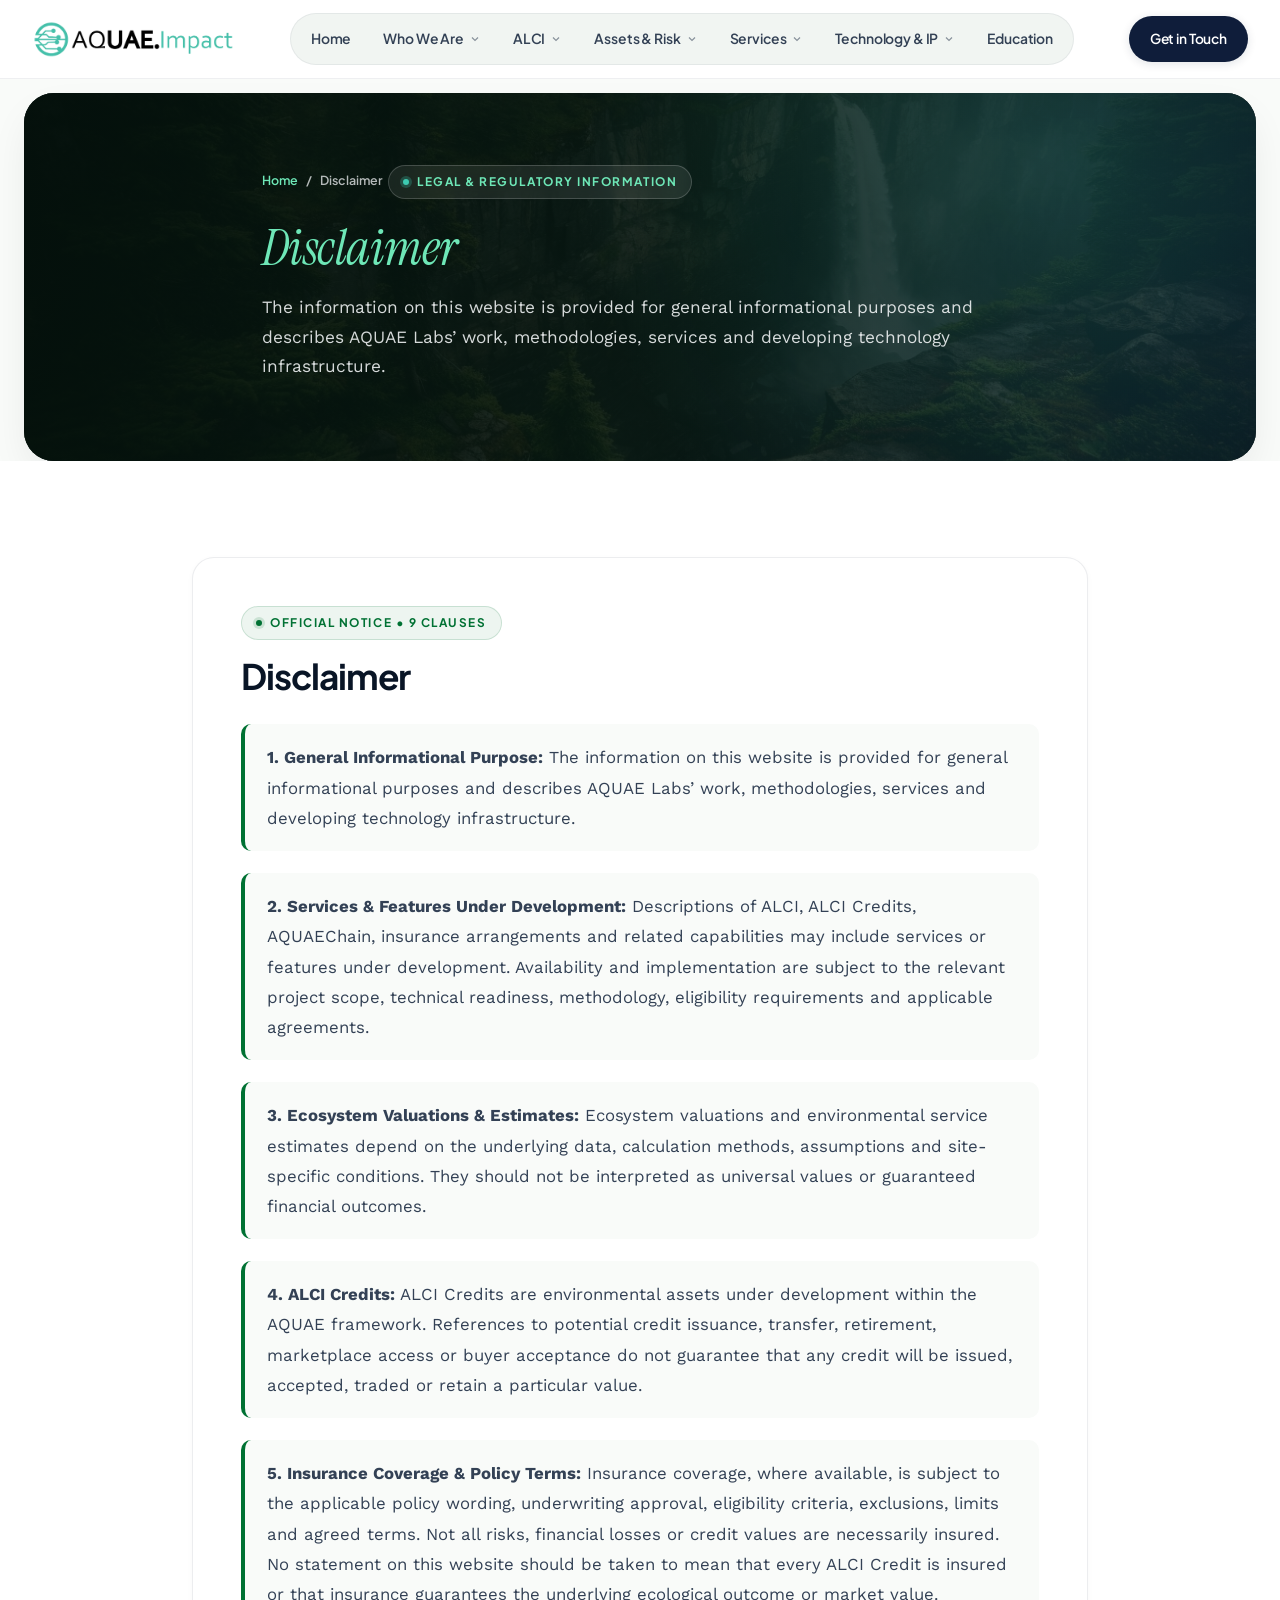
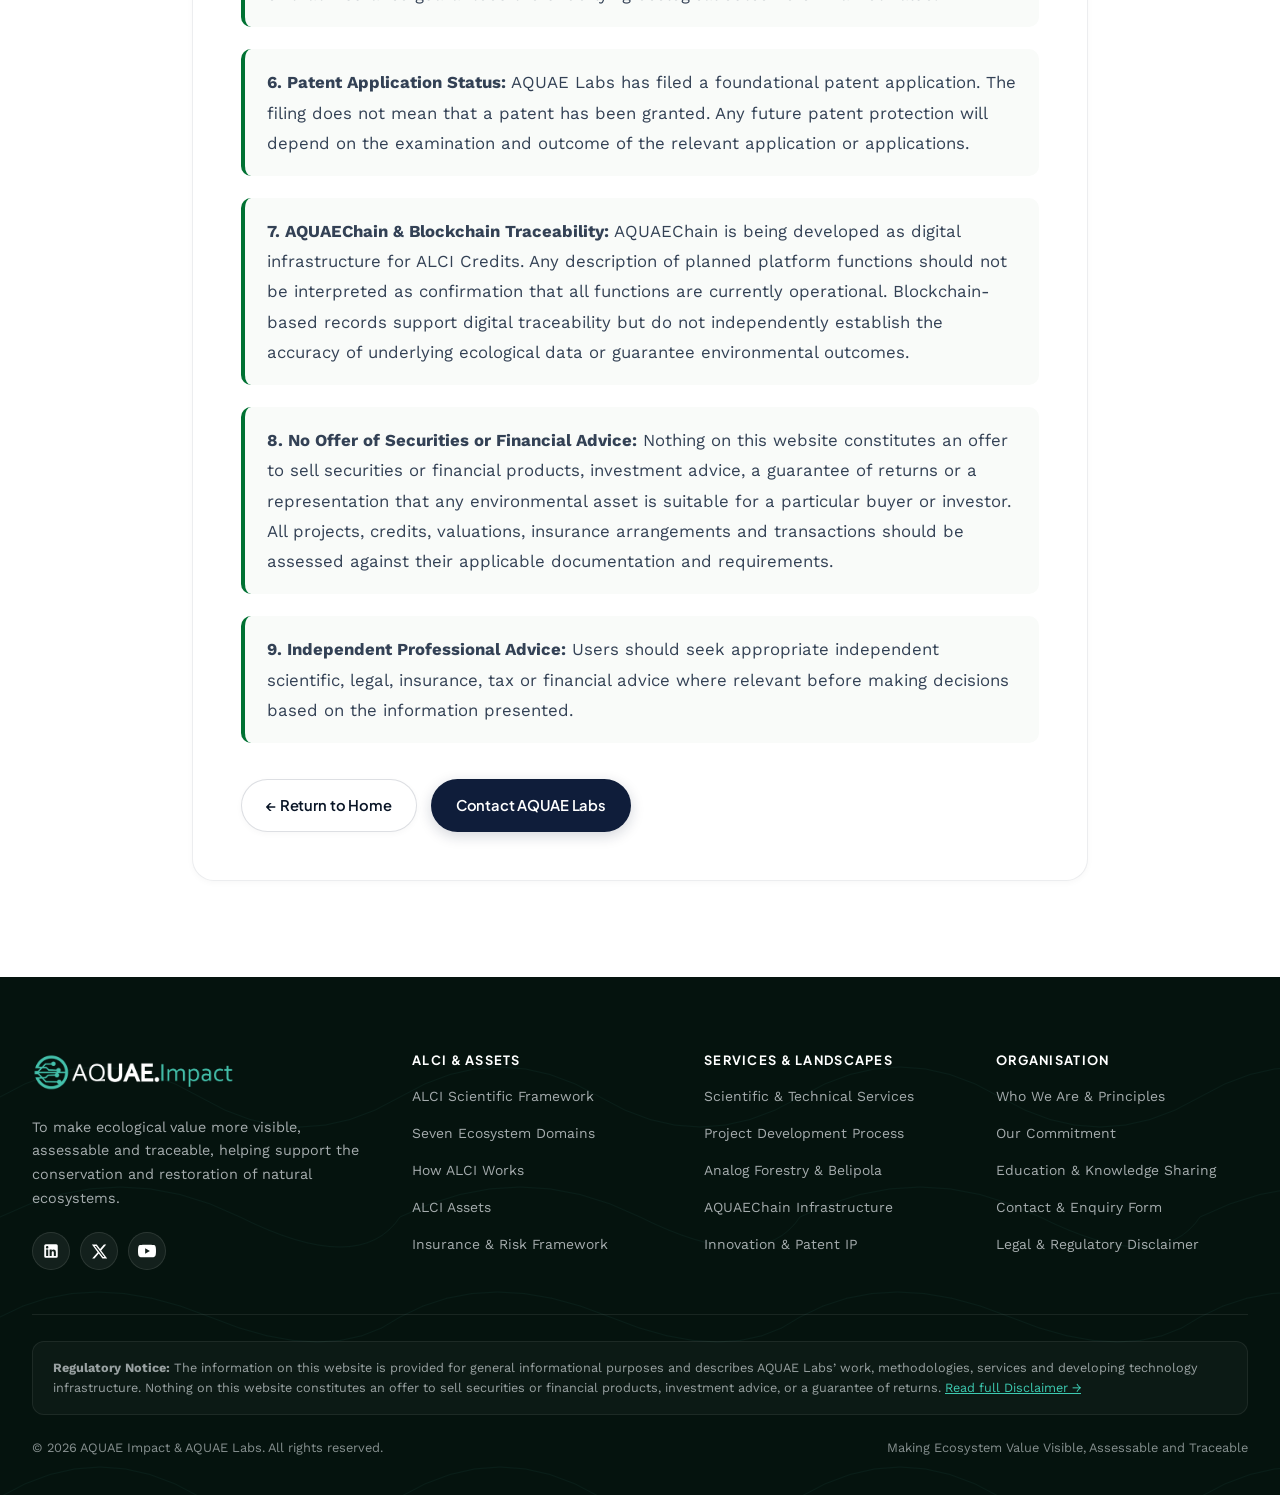
<file: disclaimer.html>
<!DOCTYPE html>
<html lang="en">
<head>
  <meta charset="UTF-8" />
  <meta name="viewport" content="width=device-width, initial-scale=1.0" />
  <title>Disclaimer | AQUAE Impact &amp; AQUAE Labs</title>
  <meta name="description" content="Official regulatory, methodological, valuation, insurance, intellectual property and technology disclaimer for AQUAE Impact and AQUAE Labs." />
  <link rel="icon" type="image/png" href="assets/images/faviicon.png" />
  <link rel="preconnect" href="https://fonts.googleapis.com" />
  <link rel="preconnect" href="https://fonts.gstatic.com" crossorigin />
  <link href="https://fonts.googleapis.com/css2?family=Instrument+Serif:ital@0;1&family=Plus+Jakarta+Sans:wght@400;500;600;700;800&family=Work+Sans:ital,wght@0,400;0,500;0,600;1,400&display=swap" rel="stylesheet" />
  <link rel="stylesheet" href="styles.css" />
</head>
<body>

  <!-- Top Institutional Bar -->
  <div class="top-bar">
    <div class="container top-bar-inner">
      <div class="top-bar-left">
        <span class="top-bar-pill">IP Milestone</span>
        <span>AQUAE Labs has filed its foundational patent application covering 10–15 inventive concepts in ecological intelligence &amp; ecosystem finance.</span>
      </div>
      <div class="top-bar-right">
        <a href="technology-ip.html#patent">Read Patent Filing &rarr;</a>
        <a href="disclaimer.html">Regulatory Disclaimer</a>
      </div>
    </div>
  </div>

  <!-- Global Multi-Page Navigation Header -->
  <header class="site-header" id="siteHeader">
    <div class="container nav-inner">
      <a href="index.html" class="brand-lockup" aria-label="AQUAE Impact Home">
        <img src="assets/images/aquae-dark-logo.webp" alt="AQUAE.Impact" class="brand-logo-img" />
      </a>

      <nav class="nav-menu" id="navMenu" aria-label="Primary Navigation">
        <div class="nav-item">
          <a href="index.html" class="nav-link">Home</a>
        </div>
        <div class="nav-item">
          <a href="about.html" class="nav-link">
            <span>Who We Are</span>
            <svg width="12" height="12" viewBox="0 0 24 24" fill="none" stroke="currentColor" stroke-width="2.4"><path d="m6 9 6 6 6-6"/></svg>
          </a>
          <div class="nav-dropdown">
            <a href="about.html">Ecological Science &amp; Finance<span>Vision, Mission &amp; 5 Core Principles</span></a>
            <a href="about.html#commitment">Our Commitment<span>Making ecosystem value visible, assessable &amp; traceable</span></a>
            <a href="about.html#leadership">Scientific &amp; Executive Team<span>Inventors &amp; leadership behind AQUAE Labs</span></a>
          </div>
        </div>
        <div class="nav-item">
          <a href="alci.html" class="nav-link">
            <span>ALCI</span>
            <svg width="12" height="12" viewBox="0 0 24 24" fill="none" stroke="currentColor" stroke-width="2.4"><path d="m6 9 6 6 6-6"/></svg>
          </a>
          <div class="nav-dropdown">
            <a href="alci.html">ALCI Scientific Framework<span>AQUAE Labs Ecosystems Conservation Index</span></a>
            <a href="alci.html#seven-domains">Seven Ecosystem Domains<span>Interactive 7-domain ecological matrix</span></a>
            <a href="alci.html#how-alci-works">How ALCI Works<span>6-step structured MRV &amp; valuation workflow</span></a>
          </div>
        </div>
        <div class="nav-item">
          <a href="assets-insurance.html" class="nav-link">
            <span>Assets &amp; Risk</span>
            <svg width="12" height="12" viewBox="0 0 24 24" fill="none" stroke="currentColor" stroke-width="2.4"><path d="m6 9 6 6 6-6"/></svg>
          </a>
          <div class="nav-dropdown">
            <a href="assets-insurance.html">ALCI Assets<span>Connecting ecosystem services with markets</span></a>
            <a href="assets-insurance.html#insured-assets">Insured ALCI Assets<span>Addressing specified ecosystem performance risks</span></a>
            <a href="assets-insurance.html#risk-framework">Insurance &amp; Risk Framework<span>Coverage areas &amp; underwriting integration</span></a>
          </div>
        </div>
        <div class="nav-item">
          <a href="services-projects.html" class="nav-link">
            <span>Services</span>
            <svg width="12" height="12" viewBox="0 0 24 24" fill="none" stroke="currentColor" stroke-width="2.4"><path d="m6 9 6 6 6-6"/></svg>
          </a>
          <div class="nav-dropdown">
            <a href="services-projects.html">Scientific &amp; Technical Services<span>8 core capabilities for natural capital assessment</span></a>
            <a href="services-projects.html#project-development">Project Development<span>From landscape assessment to conservation value</span></a>
            <a href="analog-forestry.html">Analog Forestry &amp; Belipola<span>World’s first analog forest in Sri Lanka</span></a>
          </div>
        </div>
        <div class="nav-item">
          <a href="technology-ip.html" class="nav-link">
            <span>Technology &amp; IP</span>
            <svg width="12" height="12" viewBox="0 0 24 24" fill="none" stroke="currentColor" stroke-width="2.4"><path d="m6 9 6 6 6-6"/></svg>
          </a>
          <div class="nav-dropdown">
            <a href="technology-ip.html">AQUAEChain Platform<span>Digital infrastructure with MindWave Innovations</span></a>
            <a href="technology-ip.html#patent">Innovation &amp; Patent Filing<span>Foundational patent application (10–15 concepts)</span></a>
            <a href="education.html">Education &amp; Capacity Building<span>Training, webinars &amp; practitioner knowledge sharing</span></a>
          </div>
        </div>
        <div class="nav-item">
          <a href="education.html" class="nav-link">Education</a>
        </div>
      </nav>

      <div class="nav-actions">
        <a href="contact.html" class="btn btn-primary">Get in Touch</a>
        <button class="mobile-toggle" id="mobileToggle" aria-label="Toggle Menu" aria-expanded="false">
          <svg width="22" height="22" viewBox="0 0 24 24" fill="none" stroke="currentColor" stroke-width="2.2"><path d="M3 12h18M3 6h18M3 18h18"/></svg>
        </button>
      </div>
    </div>
  </header>

  <main>

    <!-- ===================================================================
         SUBPAGE HERO (PDF PAGE 21: DISCLAIMER)
         =================================================================== -->
    <section class="page-hero">
      <div class="hero-bg-image" style="background-image: url('assets/images/4424d22b3228ea3689182778aaecb8a3880efbc0-scaled.jpg');"></div>
      <div class="hero-bg-gradient"></div>
      <div class="hero-grid-lines"></div>
      <div class="container page-hero-content">
        <div class="breadcrumb">
          <a href="index.html">Home</a>
          <span>/</span>
          <span>Disclaimer</span>
        </div>
        <div class="eyebrow light">
          <span class="eyebrow-dot"></span>
          Legal &amp; Regulatory Information
        </div>
        <h1>
          <span class="text-gradient">Disclaimer</span>
        </h1>
        <p>
          The information on this website is provided for general informational purposes and describes AQUAE Labs’ work, methodologies, services and developing technology infrastructure.
        </p>
      </div>
    </section>

    <!-- ===================================================================
         FULL VERBATIM DISCLAIMER CLAUSES (PDF PAGE 21)
         =================================================================== -->
    <section class="section section-white">
      <div class="container" style="max-width: 960px;">
        <div class="surface-card" style="padding: 48px;">
          <div class="eyebrow">
            <span class="eyebrow-dot"></span>
            Official Notice &bull; 9 Clauses
          </div>
          <h2 class="section-title" style="font-size: 2.2rem; margin-bottom: 28px;">
            Disclaimer
          </h2>

          <div style="display: grid; gap: 22px; font-size: 1.05rem; line-height: 1.8; color: var(--text-body);">
            <p style="padding: 18px 22px; background: var(--bg-light); border-left: 4px solid var(--color-primary); border-radius: 10px; margin: 0;">
              <strong>1. General Informational Purpose:</strong> The information on this website is provided for general informational purposes and describes AQUAE Labs’ work, methodologies, services and developing technology infrastructure.
            </p>

            <p style="padding: 18px 22px; background: var(--bg-light); border-left: 4px solid var(--color-primary); border-radius: 10px; margin: 0;">
              <strong>2. Services &amp; Features Under Development:</strong> Descriptions of ALCI, ALCI Credits, AQUAEChain, insurance arrangements and related capabilities may include services or features under development. Availability and implementation are subject to the relevant project scope, technical readiness, methodology, eligibility requirements and applicable agreements.
            </p>

            <p style="padding: 18px 22px; background: var(--bg-light); border-left: 4px solid var(--color-primary); border-radius: 10px; margin: 0;">
              <strong>3. Ecosystem Valuations &amp; Estimates:</strong> Ecosystem valuations and environmental service estimates depend on the underlying data, calculation methods, assumptions and site-specific conditions. They should not be interpreted as universal values or guaranteed financial outcomes.
            </p>

            <p style="padding: 18px 22px; background: var(--bg-light); border-left: 4px solid var(--color-primary); border-radius: 10px; margin: 0;">
              <strong>4. ALCI Credits:</strong> ALCI Credits are environmental assets under development within the AQUAE framework. References to potential credit issuance, transfer, retirement, marketplace access or buyer acceptance do not guarantee that any credit will be issued, accepted, traded or retain a particular value.
            </p>

            <p style="padding: 18px 22px; background: var(--bg-light); border-left: 4px solid var(--color-primary); border-radius: 10px; margin: 0;">
              <strong>5. Insurance Coverage &amp; Policy Terms:</strong> Insurance coverage, where available, is subject to the applicable policy wording, underwriting approval, eligibility criteria, exclusions, limits and agreed terms. Not all risks, financial losses or credit values are necessarily insured. No statement on this website should be taken to mean that every ALCI Credit is insured or that insurance guarantees the underlying ecological outcome or market value.
            </p>

            <p style="padding: 18px 22px; background: var(--bg-light); border-left: 4px solid var(--color-primary); border-radius: 10px; margin: 0;">
              <strong>6. Patent Application Status:</strong> AQUAE Labs has filed a foundational patent application. The filing does not mean that a patent has been granted. Any future patent protection will depend on the examination and outcome of the relevant application or applications.
            </p>

            <p style="padding: 18px 22px; background: var(--bg-light); border-left: 4px solid var(--color-primary); border-radius: 10px; margin: 0;">
              <strong>7. AQUAEChain &amp; Blockchain Traceability:</strong> AQUAEChain is being developed as digital infrastructure for ALCI Credits. Any description of planned platform functions should not be interpreted as confirmation that all functions are currently operational. Blockchain-based records support digital traceability but do not independently establish the accuracy of underlying ecological data or guarantee environmental outcomes.
            </p>

            <p style="padding: 18px 22px; background: var(--bg-light); border-left: 4px solid var(--color-primary); border-radius: 10px; margin: 0;">
              <strong>8. No Offer of Securities or Financial Advice:</strong> Nothing on this website constitutes an offer to sell securities or financial products, investment advice, a guarantee of returns or a representation that any environmental asset is suitable for a particular buyer or investor. All projects, credits, valuations, insurance arrangements and transactions should be assessed against their applicable documentation and requirements.
            </p>

            <p style="padding: 18px 22px; background: var(--bg-light); border-left: 4px solid var(--color-primary); border-radius: 10px; margin: 0;">
              <strong>9. Independent Professional Advice:</strong> Users should seek appropriate independent scientific, legal, insurance, tax or financial advice where relevant before making decisions based on the information presented.
            </p>
          </div>

          <div style="margin-top: 36px; display: flex; flex-wrap: wrap; gap: 14px;">
            <a href="index.html" class="btn btn-outline">&larr; Return to Home</a>
            <a href="contact.html" class="btn btn-forest">Contact AQUAE Labs</a>
          </div>
        </div>
      </div>
    </section>

  </main>

  <!-- Global Multi-Page Footer -->
  <footer class="site-footer">
    <div class="container">
      <div class="footer-grid">
        <div class="footer-brand">
          <a href="index.html" class="brand-lockup" aria-label="AQUAE Impact Home">
            <img src="assets/images/AQUAE.Impact-LOGO-REC.webp" alt="AQUAE.Impact" class="brand-logo-img" />
          </a>
          <p>
            To make ecological value more visible, assessable and traceable, helping support the conservation and restoration of natural ecosystems.
          </p>
          <div class="social-row">
            <a href="https://www.linkedin.com/company/aquae-impact/" target="_blank" rel="noopener noreferrer" class="social-icon-btn" aria-label="LinkedIn">
              <svg width="18" height="18" viewBox="0 0 24 24" fill="currentColor"><path d="M19 3a2 2 0 0 1 2 2v14a2 2 0 0 1-2 2H5a2 2 0 0 1-2-2V5a2 2 0 0 1 2-2h14m-.5 15.5v-5.3a3.26 3.26 0 0 0-3.26-3.26c-.85 0-1.84.52-2.28 1.3v-1.11h-2.79v8.37h2.79v-4.93c0-.77.62-1.4 1.39-1.4a1.4 1.4 0 0 1 1.4 1.4v4.93h2.75M6.88 8.56a1.68 1.68 0 0 0 1.68-1.68c0-.93-.75-1.69-1.68-1.69a1.69 1.69 0 0 0-1.69 1.69c0 .93.76 1.68 1.69 1.68m1.39 9.94v-8.37H5.5v8.37h2.77z"/></svg>
            </a>
            <a href="https://x.com/aquaeimpactorg" target="_blank" rel="noopener noreferrer" class="social-icon-btn" aria-label="X (Twitter)">
              <svg width="17" height="17" viewBox="0 0 24 24" fill="currentColor"><path d="M18.244 2.25h3.308l-7.227 8.26 8.502 11.24H16.17l-5.214-6.817L4.99 21.75H1.68l7.73-8.835L1.254 2.25H8.08l4.713 6.231zm-1.161 17.52h1.833L7.084 4.126H5.117z"/></svg>
            </a>
            <a href="https://youtube.com/@aquaeimpactexchange" target="_blank" rel="noopener noreferrer" class="social-icon-btn" aria-label="YouTube">
              <svg width="18" height="18" viewBox="0 0 24 24" fill="currentColor"><path d="M23.498 6.186a3.016 3.016 0 0 0-2.122-2.136C19.505 3.545 12 3.545 12 3.545s-7.505 0-9.377.505A3.017 3.017 0 0 0 .502 6.186C0 8.07 0 12 0 12s0 3.93.502 5.814a3.016 3.016 0 0 0 2.122 2.136c1.871.505 9.376.505 9.376.505s7.505 0 9.377-.505a3.015 3.015 0 0 0 2.122-2.136C24 15.93 24 12 24 12s0-3.93-.502-5.814zM9.545 15.568V8.432L15.818 12l-6.273 3.568z"/></svg>
            </a>
          </div>
        </div>

        <div class="footer-col">
          <h4>ALCI &amp; Assets</h4>
          <ul>
            <li><a href="alci.html">ALCI Scientific Framework</a></li>
            <li><a href="alci.html#seven-domains">Seven Ecosystem Domains</a></li>
            <li><a href="alci.html#how-alci-works">How ALCI Works</a></li>
            <li><a href="assets-insurance.html">ALCI Assets</a></li>
            <li><a href="assets-insurance.html#risk-framework">Insurance &amp; Risk Framework</a></li>
          </ul>
        </div>

        <div class="footer-col">
          <h4>Services &amp; Landscapes</h4>
          <ul>
            <li><a href="services-projects.html">Scientific &amp; Technical Services</a></li>
            <li><a href="services-projects.html#project-development">Project Development Process</a></li>
            <li><a href="analog-forestry.html">Analog Forestry &amp; Belipola</a></li>
            <li><a href="technology-ip.html">AQUAEChain Infrastructure</a></li>
            <li><a href="technology-ip.html#patent">Innovation &amp; Patent IP</a></li>
          </ul>
        </div>

        <div class="footer-col">
          <h4>Organisation</h4>
          <ul>
            <li><a href="about.html">Who We Are &amp; Principles</a></li>
            <li><a href="about.html#commitment">Our Commitment</a></li>
            <li><a href="education.html">Education &amp; Knowledge Sharing</a></li>
            <li><a href="contact.html">Contact &amp; Enquiry Form</a></li>
            <li><a href="disclaimer.html">Legal &amp; Regulatory Disclaimer</a></li>
          </ul>
        </div>
      </div>

      <div class="footer-disclaimer-strip">
        <strong>Regulatory Notice:</strong> The information on this website is provided for general informational purposes and describes AQUAE Labs’ work, methodologies, services and developing technology infrastructure. Nothing on this website constitutes an offer to sell securities or financial products, investment advice, or a guarantee of returns. <a href="disclaimer.html" style="color:var(--color-accent); text-decoration:underline;">Read full Disclaimer &rarr;</a>
      </div>

      <div class="footer-bottom">
        <span>&copy; 2026 AQUAE Impact &amp; AQUAE Labs. All rights reserved.</span>
        <span>Making Ecosystem Value Visible, Assessable and Traceable</span>
      </div>
    </div>
  </footer>

  <script src="script.js"></script>
</body>
</html>
</file>
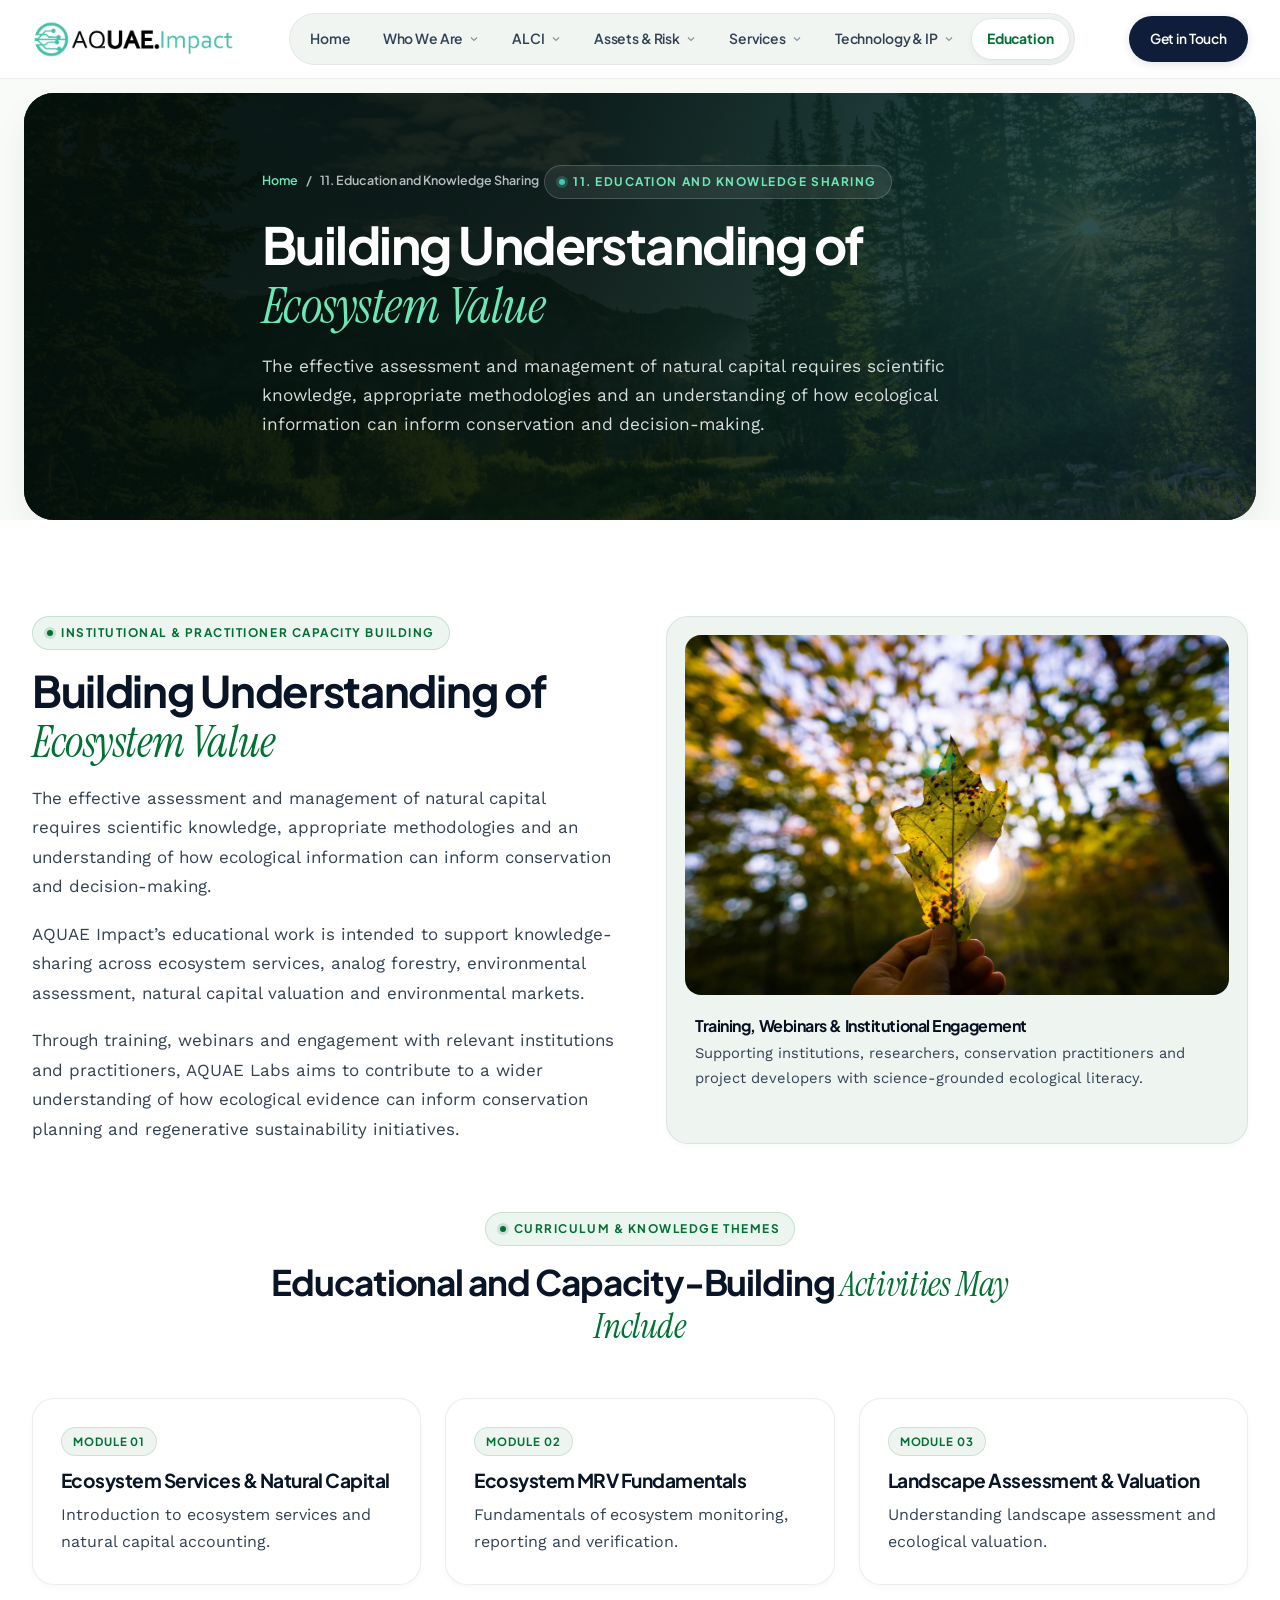
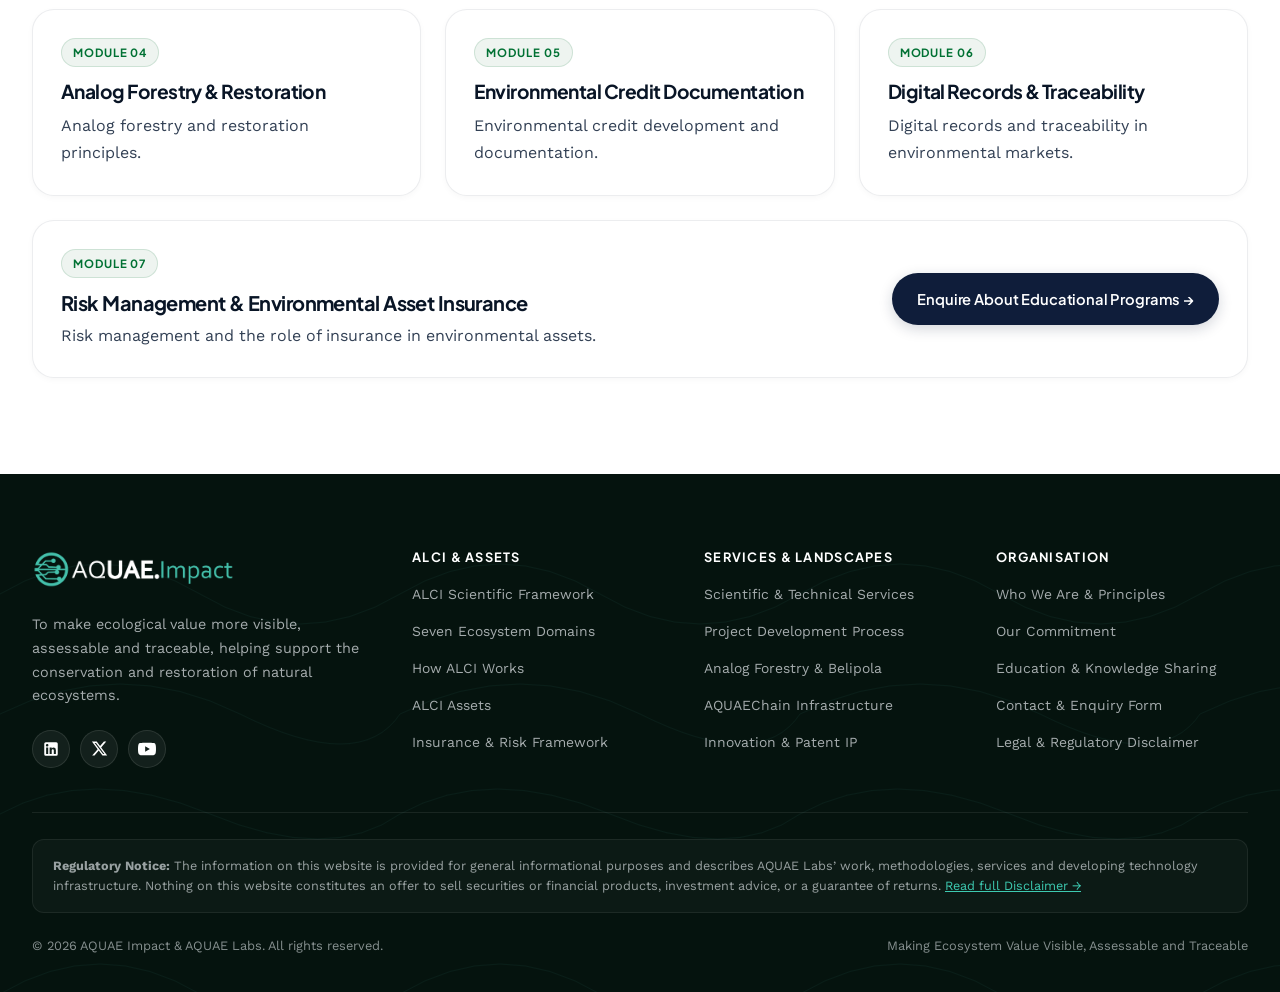
<file: education.html>
<!DOCTYPE html>
<html lang="en">
<head>
  <meta charset="UTF-8" />
  <meta name="viewport" content="width=device-width, initial-scale=1.0" />
  <title>Education &amp; Knowledge Sharing | AQUAE Impact &amp; AQUAE Labs</title>
  <meta name="description" content="AQUAE Impact’s educational work supports knowledge-sharing across ecosystem services, analog forestry, environmental assessment, natural capital valuation and environmental markets." />
  <link rel="icon" type="image/png" href="assets/images/faviicon.png" />
  <link rel="preconnect" href="https://fonts.googleapis.com" />
  <link rel="preconnect" href="https://fonts.gstatic.com" crossorigin />
  <link href="https://fonts.googleapis.com/css2?family=Instrument+Serif:ital@0;1&family=Plus+Jakarta+Sans:wght@400;500;600;700;800&family=Work+Sans:ital,wght@0,400;0,500;0,600;1,400&display=swap" rel="stylesheet" />
  <link rel="stylesheet" href="styles.css" />
</head>
<body>

  <!-- Top Institutional Bar -->
  <div class="top-bar">
    <div class="container top-bar-inner">
      <div class="top-bar-left">
        <span class="top-bar-pill">IP Milestone</span>
        <span>AQUAE Labs has filed its foundational patent application covering 10–15 inventive concepts in ecological intelligence &amp; ecosystem finance.</span>
      </div>
      <div class="top-bar-right">
        <a href="technology-ip.html#patent">Read Patent Filing &rarr;</a>
        <a href="disclaimer.html">Regulatory Disclaimer</a>
      </div>
    </div>
  </div>

  <!-- Global Multi-Page Navigation Header -->
  <header class="site-header" id="siteHeader">
    <div class="container nav-inner">
      <a href="index.html" class="brand-lockup" aria-label="AQUAE Impact Home">
        <img src="assets/images/aquae-dark-logo.webp" alt="AQUAE.Impact" class="brand-logo-img" />
      </a>

      <nav class="nav-menu" id="navMenu" aria-label="Primary Navigation">
        <div class="nav-item">
          <a href="index.html" class="nav-link">Home</a>
        </div>
        <div class="nav-item">
          <a href="about.html" class="nav-link">
            <span>Who We Are</span>
            <svg width="12" height="12" viewBox="0 0 24 24" fill="none" stroke="currentColor" stroke-width="2.4"><path d="m6 9 6 6 6-6"/></svg>
          </a>
          <div class="nav-dropdown">
            <a href="about.html">Ecological Science &amp; Finance<span>Vision, Mission &amp; 5 Core Principles</span></a>
            <a href="about.html#commitment">Our Commitment<span>Making ecosystem value visible, assessable &amp; traceable</span></a>
            <a href="about.html#leadership">Scientific &amp; Executive Team<span>Inventors &amp; leadership behind AQUAE Labs</span></a>
          </div>
        </div>
        <div class="nav-item">
          <a href="alci.html" class="nav-link">
            <span>ALCI</span>
            <svg width="12" height="12" viewBox="0 0 24 24" fill="none" stroke="currentColor" stroke-width="2.4"><path d="m6 9 6 6 6-6"/></svg>
          </a>
          <div class="nav-dropdown">
            <a href="alci.html">ALCI Scientific Framework<span>AQUAE Labs Ecosystems Conservation Index</span></a>
            <a href="alci.html#seven-domains">Seven Ecosystem Domains<span>Interactive 7-domain ecological matrix</span></a>
            <a href="alci.html#how-alci-works">How ALCI Works<span>6-step structured MRV &amp; valuation workflow</span></a>
          </div>
        </div>
        <div class="nav-item">
          <a href="assets-insurance.html" class="nav-link">
            <span>Assets &amp; Risk</span>
            <svg width="12" height="12" viewBox="0 0 24 24" fill="none" stroke="currentColor" stroke-width="2.4"><path d="m6 9 6 6 6-6"/></svg>
          </a>
          <div class="nav-dropdown">
            <a href="assets-insurance.html">ALCI Assets<span>Connecting ecosystem services with markets</span></a>
            <a href="assets-insurance.html#insured-assets">Insured ALCI Assets<span>Addressing specified ecosystem performance risks</span></a>
            <a href="assets-insurance.html#risk-framework">Insurance &amp; Risk Framework<span>Coverage areas &amp; underwriting integration</span></a>
          </div>
        </div>
        <div class="nav-item">
          <a href="services-projects.html" class="nav-link">
            <span>Services</span>
            <svg width="12" height="12" viewBox="0 0 24 24" fill="none" stroke="currentColor" stroke-width="2.4"><path d="m6 9 6 6 6-6"/></svg>
          </a>
          <div class="nav-dropdown">
            <a href="services-projects.html">Scientific &amp; Technical Services<span>8 core capabilities for natural capital assessment</span></a>
            <a href="services-projects.html#project-development">Project Development<span>From landscape assessment to conservation value</span></a>
            <a href="analog-forestry.html">Analog Forestry &amp; Belipola<span>World’s first analog forest in Sri Lanka</span></a>
          </div>
        </div>
        <div class="nav-item">
          <a href="technology-ip.html" class="nav-link">
            <span>Technology &amp; IP</span>
            <svg width="12" height="12" viewBox="0 0 24 24" fill="none" stroke="currentColor" stroke-width="2.4"><path d="m6 9 6 6 6-6"/></svg>
          </a>
          <div class="nav-dropdown">
            <a href="technology-ip.html">AQUAEChain Platform<span>Digital infrastructure with MindWave Innovations</span></a>
            <a href="technology-ip.html#patent">Innovation &amp; Patent Filing<span>Foundational patent application (10–15 concepts)</span></a>
            <a href="education.html">Education &amp; Capacity Building<span>Training, webinars &amp; practitioner knowledge sharing</span></a>
          </div>
        </div>
        <div class="nav-item">
          <a href="education.html" class="nav-link active">Education</a>
        </div>
      </nav>

      <div class="nav-actions">
        <a href="contact.html" class="btn btn-primary">Get in Touch</a>
        <button class="mobile-toggle" id="mobileToggle" aria-label="Toggle Menu" aria-expanded="false">
          <svg width="22" height="22" viewBox="0 0 24 24" fill="none" stroke="currentColor" stroke-width="2.2"><path d="M3 12h18M3 6h18M3 18h18"/></svg>
        </button>
      </div>
    </div>
  </header>

  <main>

    <!-- ===================================================================
         SUBPAGE HERO (PDF PAGE 17: 11. EDUCATION AND KNOWLEDGE SHARING)
         =================================================================== -->
    <section class="page-hero">
      <div class="hero-bg-image" style="background-image: url('assets/images/dcd522a37459d18da2608ae6329ca743d2501eb4-scaled.jpg');"></div>
      <div class="hero-bg-gradient"></div>
      <div class="hero-grid-lines"></div>
      <div class="container page-hero-content">
        <div class="breadcrumb">
          <a href="index.html">Home</a>
          <span>/</span>
          <span>11. Education and Knowledge Sharing</span>
        </div>
        <div class="eyebrow light">
          <span class="eyebrow-dot"></span>
          11. Education and Knowledge Sharing
        </div>
        <h1>
          Building Understanding of <span class="text-gradient">Ecosystem Value</span>
        </h1>
        <p>
          The effective assessment and management of natural capital requires scientific knowledge, appropriate methodologies and an understanding of how ecological information can inform conservation and decision-making.
        </p>
      </div>
    </section>

    <!-- ===================================================================
         BUILDING UNDERSTANDING OF ECOSYSTEM VALUE (PDF PAGE 17)
         =================================================================== -->
    <section class="section section-white">
      <div class="container">
        <div class="grid-2" style="margin-bottom: 68px;">
          <div>
            <div class="eyebrow">
              <span class="eyebrow-dot"></span>
              Institutional &amp; Practitioner Capacity Building
            </div>
            <h2 class="section-title">
              Building Understanding of <span class="text-gradient-dark">Ecosystem Value</span>
            </h2>
            <p class="section-lead" style="margin-bottom: 18px;">
              The effective assessment and management of natural capital requires scientific knowledge, appropriate methodologies and an understanding of how ecological information can inform conservation and decision-making.
            </p>
            <p class="section-lead" style="margin-bottom: 18px;">
              AQUAE Impact’s educational work is intended to support knowledge-sharing across ecosystem services, analog forestry, environmental assessment, natural capital valuation and environmental markets.
            </p>
            <p class="section-lead">
              Through training, webinars and engagement with relevant institutions and practitioners, AQUAE Labs aims to contribute to a wider understanding of how ecological evidence can inform conservation planning and regenerative sustainability initiatives.
            </p>
          </div>

          <div class="surface-card" style="padding: 18px; background: var(--bg-sage);">
            <img src="assets/images/Aqua-image-50-scaled.webp" alt="Education and Capacity Building in Natural Capital" style="width: 100%; height: 360px; object-fit: cover; border-radius: 16px; margin-bottom: 16px;" />
            <div style="padding: 6px 10px;">
              <h4 style="color: var(--color-secondary-dark); margin-bottom: 6px;">Training, Webinars &amp; Institutional Engagement</h4>
              <p style="font-size: 0.92rem; color: var(--text-body); margin: 0;">
                Supporting institutions, researchers, conservation practitioners and project developers with science-grounded ecological literacy.
              </p>
            </div>
          </div>
        </div>

        <!-- Educational and capacity-building activities may include (7 items from PDF Page 17) -->
        <div class="section-header centered">
          <div class="eyebrow">
            <span class="eyebrow-dot"></span>
            Curriculum &amp; Knowledge Themes
          </div>
          <h3 class="section-title" style="font-size: 2.2rem;">
            Educational and Capacity-Building <span class="text-gradient-dark">Activities May Include</span>
          </h3>
        </div>

        <div class="grid-3">
          <div class="surface-card">
            <span class="step-badge">Module 01</span>
            <h4 style="font-size: 1.2rem; margin-bottom: 10px;">Ecosystem Services &amp; Natural Capital</h4>
            <p>
              Introduction to ecosystem services and natural capital accounting.
            </p>
          </div>

          <div class="surface-card">
            <span class="step-badge">Module 02</span>
            <h4 style="font-size: 1.2rem; margin-bottom: 10px;">Ecosystem MRV Fundamentals</h4>
            <p>
              Fundamentals of ecosystem monitoring, reporting and verification.
            </p>
          </div>

          <div class="surface-card">
            <span class="step-badge">Module 03</span>
            <h4 style="font-size: 1.2rem; margin-bottom: 10px;">Landscape Assessment &amp; Valuation</h4>
            <p>
              Understanding landscape assessment and ecological valuation.
            </p>
          </div>

          <div class="surface-card">
            <span class="step-badge">Module 04</span>
            <h4 style="font-size: 1.2rem; margin-bottom: 10px;">Analog Forestry &amp; Restoration</h4>
            <p>
              Analog forestry and restoration principles.
            </p>
          </div>

          <div class="surface-card">
            <span class="step-badge">Module 05</span>
            <h4 style="font-size: 1.2rem; margin-bottom: 10px;">Environmental Credit Documentation</h4>
            <p>
              Environmental credit development and documentation.
            </p>
          </div>

          <div class="surface-card">
            <span class="step-badge">Module 06</span>
            <h4 style="font-size: 1.2rem; margin-bottom: 10px;">Digital Records &amp; Traceability</h4>
            <p>
              Digital records and traceability in environmental markets.
            </p>
          </div>

          <div class="surface-card" style="grid-column: 1 / -1;">
            <div style="display:flex; align-items:center; justify-content:space-between; flex-wrap:wrap; gap:20px;">
              <div>
                <span class="step-badge">Module 07</span>
                <h4 style="font-size: 1.25rem; margin-bottom: 8px;">Risk Management &amp; Environmental Asset Insurance</h4>
                <p style="margin:0;">
                  Risk management and the role of insurance in environmental assets.
                </p>
              </div>
              <a href="contact.html?area=Education%20and%20Knowledge%20Sharing" class="btn btn-forest">
                Enquire About Educational Programs &rarr;
              </a>
            </div>
          </div>
        </div>
      </div>
    </section>

  </main>

  <!-- Global Multi-Page Footer -->
  <footer class="site-footer">
    <div class="container">
      <div class="footer-grid">
        <div class="footer-brand">
          <a href="index.html" class="brand-lockup" aria-label="AQUAE Impact Home">
            <img src="assets/images/AQUAE.Impact-LOGO-REC.webp" alt="AQUAE.Impact" class="brand-logo-img" />
          </a>
          <p>
            To make ecological value more visible, assessable and traceable, helping support the conservation and restoration of natural ecosystems.
          </p>
          <div class="social-row">
            <a href="https://www.linkedin.com/company/aquae-impact/" target="_blank" rel="noopener noreferrer" class="social-icon-btn" aria-label="LinkedIn">
              <svg width="18" height="18" viewBox="0 0 24 24" fill="currentColor"><path d="M19 3a2 2 0 0 1 2 2v14a2 2 0 0 1-2 2H5a2 2 0 0 1-2-2V5a2 2 0 0 1 2-2h14m-.5 15.5v-5.3a3.26 3.26 0 0 0-3.26-3.26c-.85 0-1.84.52-2.28 1.3v-1.11h-2.79v8.37h2.79v-4.93c0-.77.62-1.4 1.39-1.4a1.4 1.4 0 0 1 1.4 1.4v4.93h2.75M6.88 8.56a1.68 1.68 0 0 0 1.68-1.68c0-.93-.75-1.69-1.68-1.69a1.69 1.69 0 0 0-1.69 1.69c0 .93.76 1.68 1.69 1.68m1.39 9.94v-8.37H5.5v8.37h2.77z"/></svg>
            </a>
            <a href="https://x.com/aquaeimpactorg" target="_blank" rel="noopener noreferrer" class="social-icon-btn" aria-label="X (Twitter)">
              <svg width="17" height="17" viewBox="0 0 24 24" fill="currentColor"><path d="M18.244 2.25h3.308l-7.227 8.26 8.502 11.24H16.17l-5.214-6.817L4.99 21.75H1.68l7.73-8.835L1.254 2.25H8.08l4.713 6.231zm-1.161 17.52h1.833L7.084 4.126H5.117z"/></svg>
            </a>
            <a href="https://youtube.com/@aquaeimpactexchange" target="_blank" rel="noopener noreferrer" class="social-icon-btn" aria-label="YouTube">
              <svg width="18" height="18" viewBox="0 0 24 24" fill="currentColor"><path d="M23.498 6.186a3.016 3.016 0 0 0-2.122-2.136C19.505 3.545 12 3.545 12 3.545s-7.505 0-9.377.505A3.017 3.017 0 0 0 .502 6.186C0 8.07 0 12 0 12s0 3.93.502 5.814a3.016 3.016 0 0 0 2.122 2.136c1.871.505 9.376.505 9.376.505s7.505 0 9.377-.505a3.015 3.015 0 0 0 2.122-2.136C24 15.93 24 12 24 12s0-3.93-.502-5.814zM9.545 15.568V8.432L15.818 12l-6.273 3.568z"/></svg>
            </a>
          </div>
        </div>

        <div class="footer-col">
          <h4>ALCI &amp; Assets</h4>
          <ul>
            <li><a href="alci.html">ALCI Scientific Framework</a></li>
            <li><a href="alci.html#seven-domains">Seven Ecosystem Domains</a></li>
            <li><a href="alci.html#how-alci-works">How ALCI Works</a></li>
            <li><a href="assets-insurance.html">ALCI Assets</a></li>
            <li><a href="assets-insurance.html#risk-framework">Insurance &amp; Risk Framework</a></li>
          </ul>
        </div>

        <div class="footer-col">
          <h4>Services &amp; Landscapes</h4>
          <ul>
            <li><a href="services-projects.html">Scientific &amp; Technical Services</a></li>
            <li><a href="services-projects.html#project-development">Project Development Process</a></li>
            <li><a href="analog-forestry.html">Analog Forestry &amp; Belipola</a></li>
            <li><a href="technology-ip.html">AQUAEChain Infrastructure</a></li>
            <li><a href="technology-ip.html#patent">Innovation &amp; Patent IP</a></li>
          </ul>
        </div>

        <div class="footer-col">
          <h4>Organisation</h4>
          <ul>
            <li><a href="about.html">Who We Are &amp; Principles</a></li>
            <li><a href="about.html#commitment">Our Commitment</a></li>
            <li><a href="education.html">Education &amp; Knowledge Sharing</a></li>
            <li><a href="contact.html">Contact &amp; Enquiry Form</a></li>
            <li><a href="disclaimer.html">Legal &amp; Regulatory Disclaimer</a></li>
          </ul>
        </div>
      </div>

      <div class="footer-disclaimer-strip">
        <strong>Regulatory Notice:</strong> The information on this website is provided for general informational purposes and describes AQUAE Labs’ work, methodologies, services and developing technology infrastructure. Nothing on this website constitutes an offer to sell securities or financial products, investment advice, or a guarantee of returns. <a href="disclaimer.html" style="color:var(--color-accent); text-decoration:underline;">Read full Disclaimer &rarr;</a>
      </div>

      <div class="footer-bottom">
        <span>&copy; 2026 AQUAE Impact &amp; AQUAE Labs. All rights reserved.</span>
        <span>Making Ecosystem Value Visible, Assessable and Traceable</span>
      </div>
    </div>
  </footer>

  <script src="script.js"></script>
</body>
</html>
</file>
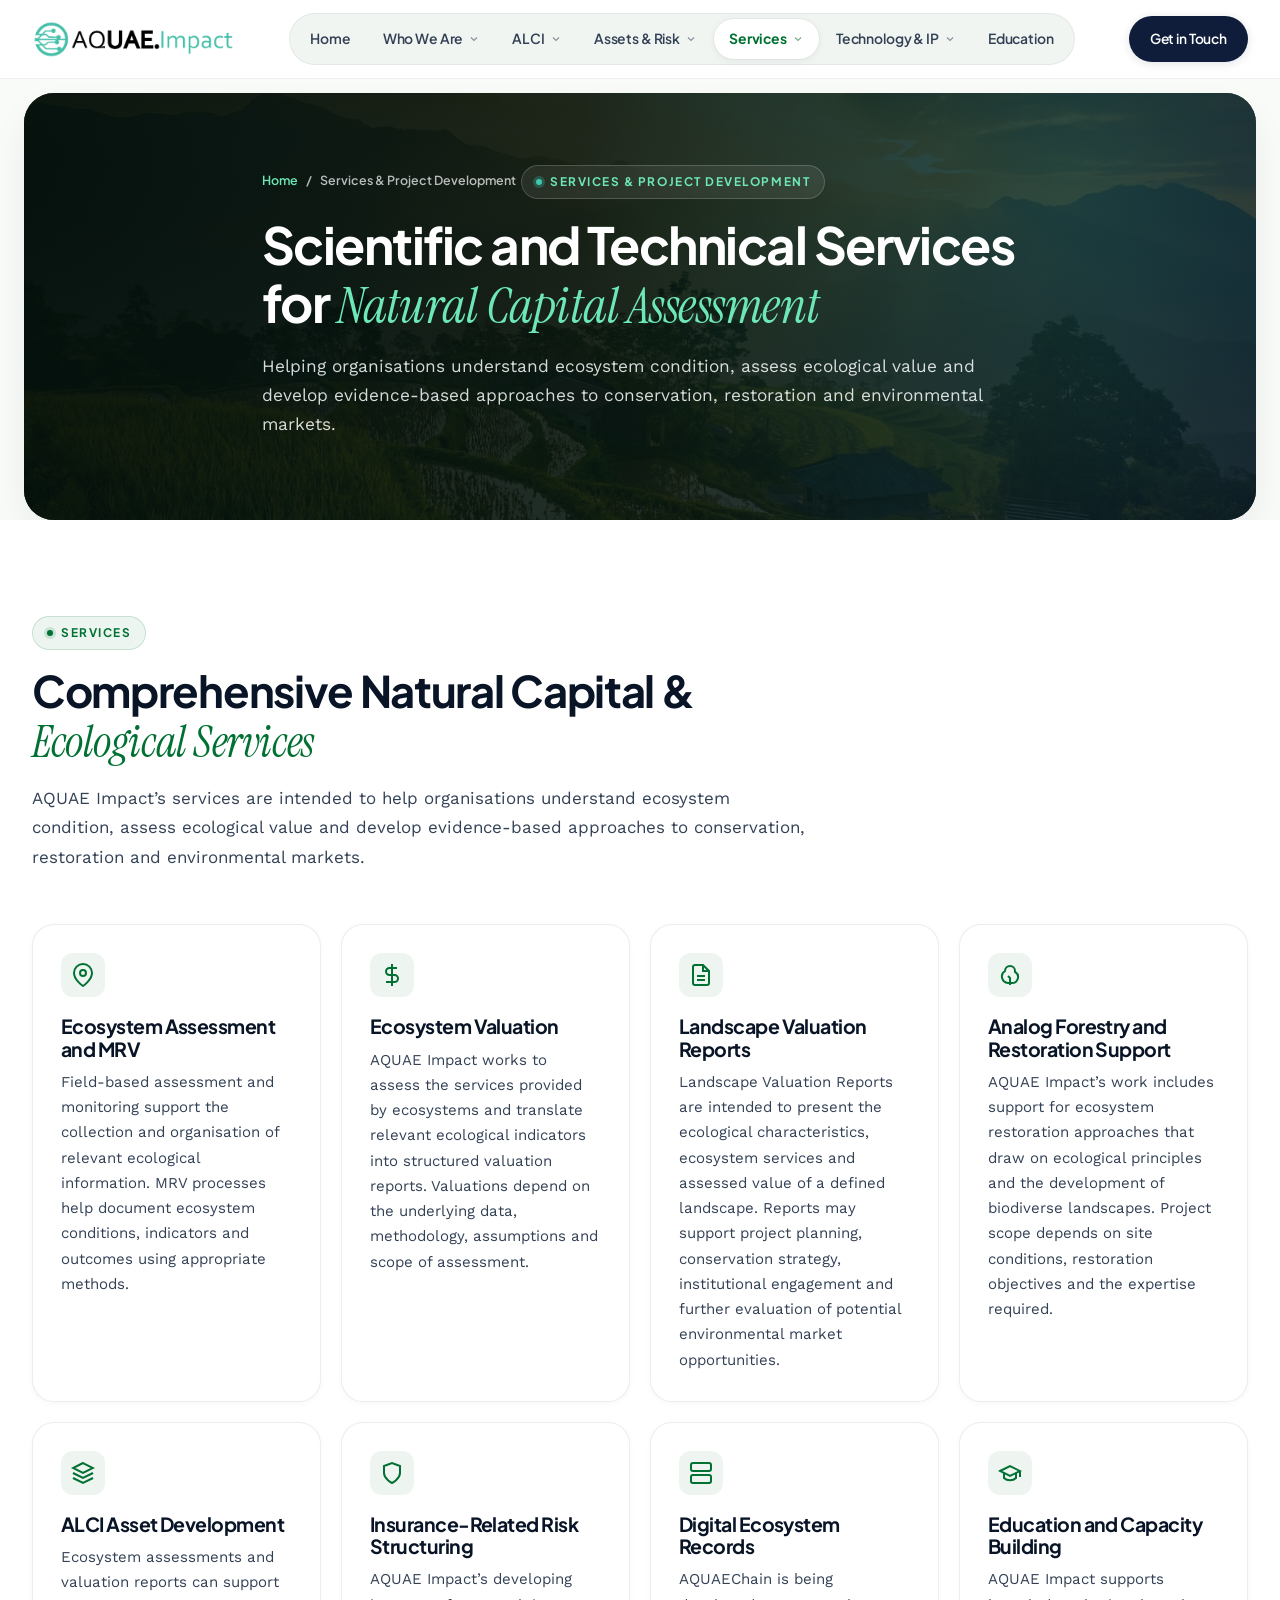
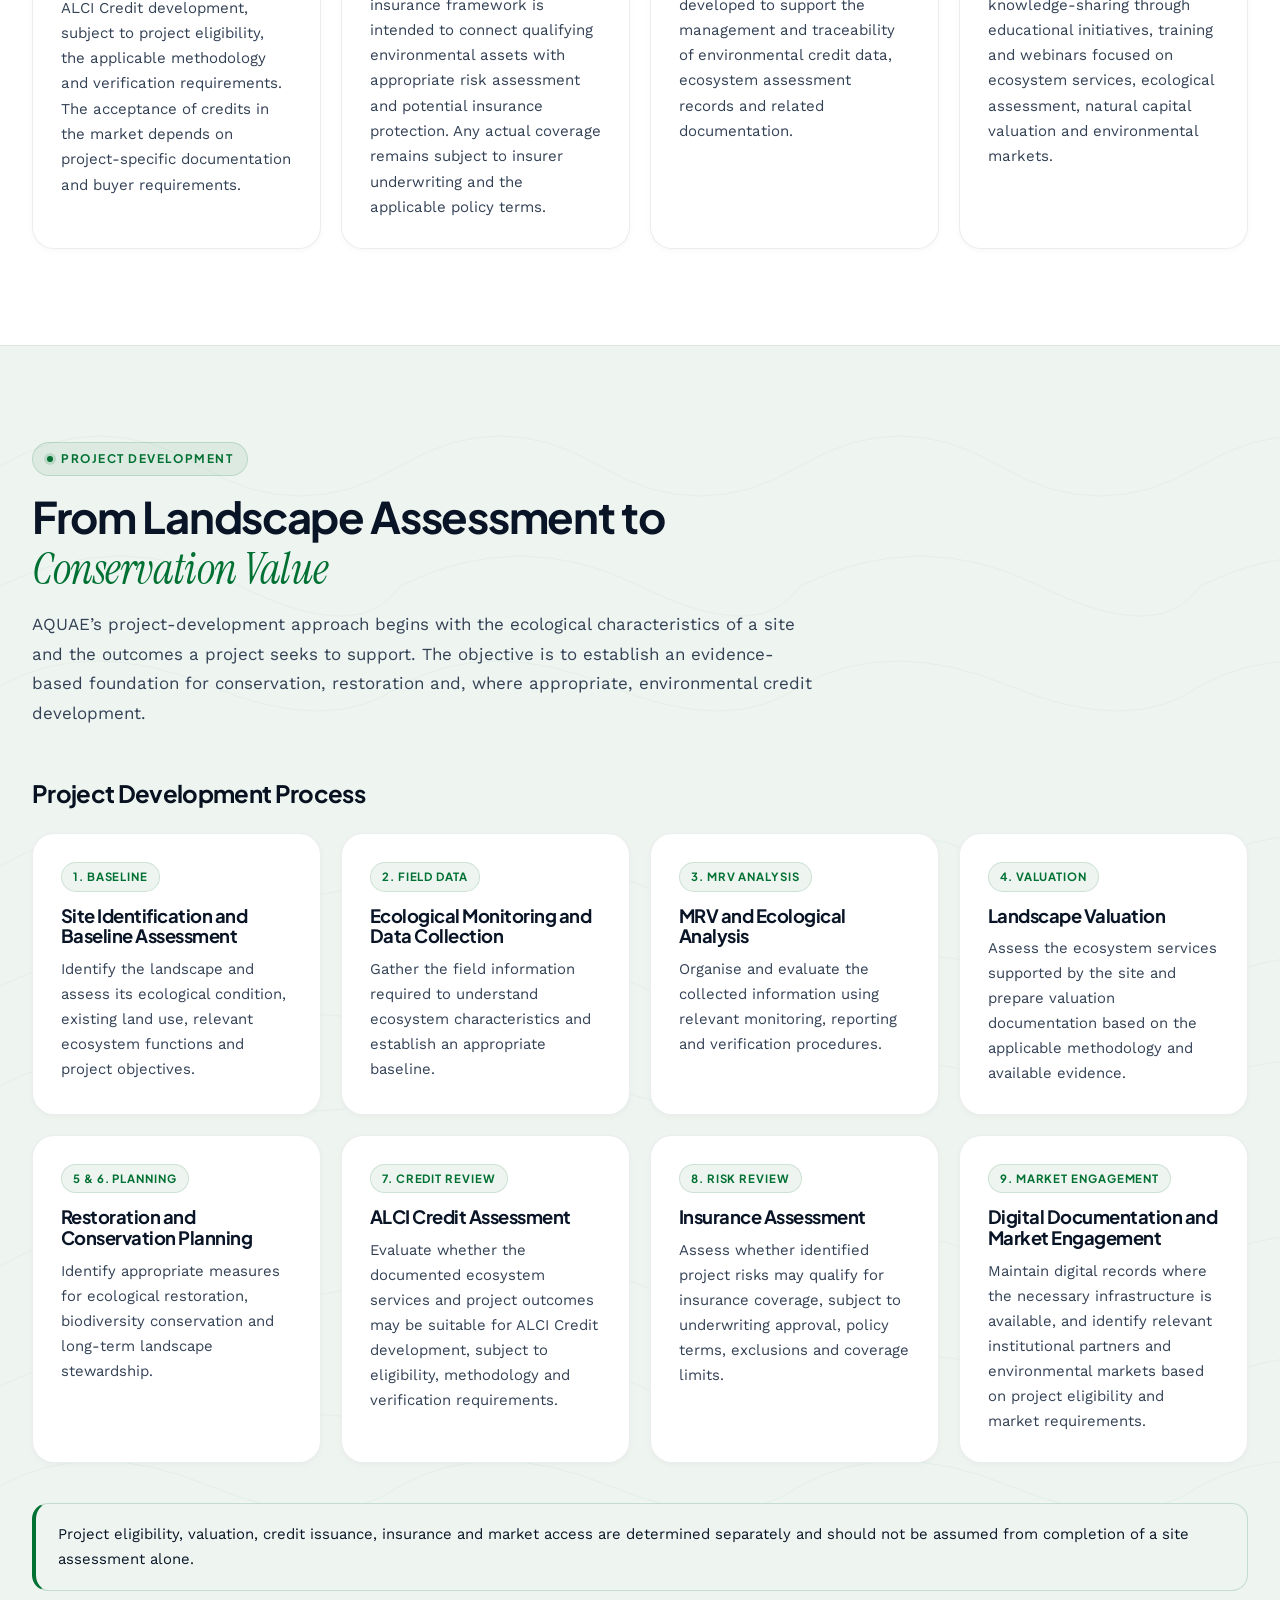
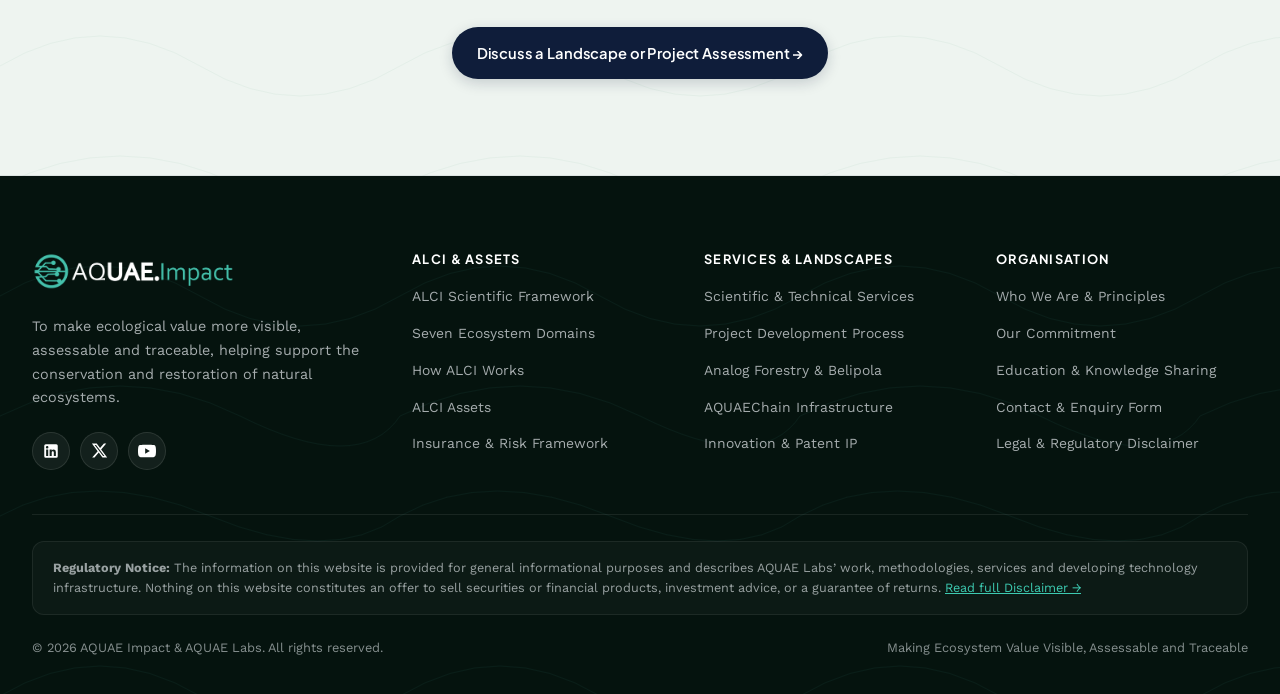
<file: services-projects.html>
<!DOCTYPE html>
<html lang="en">
<head>
  <meta charset="UTF-8" />
  <meta name="viewport" content="width=device-width, initial-scale=1.0" />
  <title>Services &amp; Project Development | AQUAE Impact &amp; AQUAE Labs</title>
  <meta name="description" content="Scientific and Technical Services for Natural Capital Assessment and AQUAE's 9-Stage Project Development Process from Landscape Assessment to Conservation Value." />
  <link rel="icon" type="image/png" href="assets/images/faviicon.png" />
  <link rel="preconnect" href="https://fonts.googleapis.com" />
  <link rel="preconnect" href="https://fonts.gstatic.com" crossorigin />
  <link href="https://fonts.googleapis.com/css2?family=Instrument+Serif:ital@0;1&family=Plus+Jakarta+Sans:wght@400;500;600;700;800&family=Work+Sans:ital,wght@0,400;0,500;0,600;1,400&display=swap" rel="stylesheet" />
  <link rel="stylesheet" href="styles.css" />
</head>
<body>

  <!-- Top Institutional Bar -->
  <div class="top-bar">
    <div class="container top-bar-inner">
      <div class="top-bar-left">
        <span class="top-bar-pill">IP Milestone</span>
        <span>AQUAE Labs has filed its foundational patent application covering 10–15 inventive concepts in ecological intelligence &amp; ecosystem finance.</span>
      </div>
      <div class="top-bar-right">
        <a href="technology-ip.html#patent">Read Patent Filing &rarr;</a>
        <a href="disclaimer.html">Regulatory Disclaimer</a>
      </div>
    </div>
  </div>

  <!-- Global Multi-Page Navigation Header -->
  <header class="site-header" id="siteHeader">
    <div class="container nav-inner">
      <a href="index.html" class="brand-lockup" aria-label="AQUAE Impact Home">
        <img src="assets/images/aquae-dark-logo.webp" alt="AQUAE.Impact" class="brand-logo-img" />
      </a>

      <nav class="nav-menu" id="navMenu" aria-label="Primary Navigation">
        <div class="nav-item">
          <a href="index.html" class="nav-link">Home</a>
        </div>
        <div class="nav-item">
          <a href="about.html" class="nav-link">
            <span>Who We Are</span>
            <svg width="12" height="12" viewBox="0 0 24 24" fill="none" stroke="currentColor" stroke-width="2.4"><path d="m6 9 6 6 6-6"/></svg>
          </a>
          <div class="nav-dropdown">
            <a href="about.html">Ecological Science &amp; Finance<span>Vision, Mission &amp; 5 Core Principles</span></a>
            <a href="about.html#commitment">Our Commitment<span>Making ecosystem value visible, assessable &amp; traceable</span></a>
            <a href="about.html#leadership">Scientific &amp; Executive Team<span>Inventors &amp; leadership behind AQUAE Labs</span></a>
          </div>
        </div>
        <div class="nav-item">
          <a href="alci.html" class="nav-link">
            <span>ALCI</span>
            <svg width="12" height="12" viewBox="0 0 24 24" fill="none" stroke="currentColor" stroke-width="2.4"><path d="m6 9 6 6 6-6"/></svg>
          </a>
          <div class="nav-dropdown">
            <a href="alci.html">ALCI Scientific Framework<span>AQUAE Labs Ecosystems Conservation Index</span></a>
            <a href="alci.html#seven-domains">Seven Ecosystem Domains<span>Interactive 7-domain ecological matrix</span></a>
            <a href="alci.html#how-alci-works">How ALCI Works<span>6-step structured MRV &amp; valuation workflow</span></a>
          </div>
        </div>
        <div class="nav-item">
          <a href="assets-insurance.html" class="nav-link">
            <span>Assets &amp; Risk</span>
            <svg width="12" height="12" viewBox="0 0 24 24" fill="none" stroke="currentColor" stroke-width="2.4"><path d="m6 9 6 6 6-6"/></svg>
          </a>
          <div class="nav-dropdown">
            <a href="assets-insurance.html">ALCI Assets<span>Connecting ecosystem services with markets</span></a>
            <a href="assets-insurance.html#insured-assets">Insured ALCI Assets<span>Addressing specified ecosystem performance risks</span></a>
            <a href="assets-insurance.html#risk-framework">Insurance &amp; Risk Framework<span>Coverage areas &amp; underwriting integration</span></a>
          </div>
        </div>
        <div class="nav-item">
          <a href="services-projects.html" class="nav-link active">
            <span>Services</span>
            <svg width="12" height="12" viewBox="0 0 24 24" fill="none" stroke="currentColor" stroke-width="2.4"><path d="m6 9 6 6 6-6"/></svg>
          </a>
          <div class="nav-dropdown">
            <a href="services-projects.html">Scientific &amp; Technical Services<span>8 core capabilities for natural capital assessment</span></a>
            <a href="services-projects.html#project-development">Project Development<span>From landscape assessment to conservation value</span></a>
            <a href="analog-forestry.html">Analog Forestry &amp; Belipola<span>World’s first analog forest in Sri Lanka</span></a>
          </div>
        </div>
        <div class="nav-item">
          <a href="technology-ip.html" class="nav-link">
            <span>Technology &amp; IP</span>
            <svg width="12" height="12" viewBox="0 0 24 24" fill="none" stroke="currentColor" stroke-width="2.4"><path d="m6 9 6 6 6-6"/></svg>
          </a>
          <div class="nav-dropdown">
            <a href="technology-ip.html">AQUAEChain Platform<span>Digital infrastructure with MindWave Innovations</span></a>
            <a href="technology-ip.html#patent">Innovation &amp; Patent Filing<span>Foundational patent application (10–15 concepts)</span></a>
            <a href="education.html">Education &amp; Capacity Building<span>Training, webinars &amp; practitioner knowledge sharing</span></a>
          </div>
        </div>
        <div class="nav-item">
          <a href="education.html" class="nav-link">Education</a>
        </div>
      </nav>

      <div class="nav-actions">
        <a href="contact.html" class="btn btn-primary">Get in Touch</a>
        <button class="mobile-toggle" id="mobileToggle" aria-label="Toggle Menu" aria-expanded="false">
          <svg width="22" height="22" viewBox="0 0 24 24" fill="none" stroke="currentColor" stroke-width="2.2"><path d="M3 12h18M3 6h18M3 18h18"/></svg>
        </button>
      </div>
    </div>
  </header>

  <main>

    <!-- Page Hero -->
    <section class="page-hero">
      <div class="hero-bg-image" style="background-image: url('assets/images/566f3c6321fa3de7fea9122a4a8f3eb9ce43e269.jpg');"></div>
      <div class="hero-bg-gradient"></div>
      <div class="hero-grid-lines"></div>
      <div class="container page-hero-content">
        <div class="breadcrumb">
          <a href="index.html">Home</a>
          <span>/</span>
          <span>Services &amp; Project Development</span>
        </div>
        <div class="eyebrow light">
          <span class="eyebrow-dot"></span>
          SERVICES &amp; PROJECT DEVELOPMENT
        </div>
        <h1>
          Scientific and Technical Services for <span class="text-gradient">Natural Capital Assessment</span>
        </h1>
        <p>
          Helping organisations understand ecosystem condition, assess ecological value and develop evidence-based approaches to conservation, restoration and environmental markets.
        </p>
      </div>
    </section>

    <!-- ===================================================================
         8 SCIENTIFIC & TECHNICAL SERVICES (PDF PAGES 9 & 10)
         =================================================================== -->
    <section class="section section-white" id="services">
      <div class="container">
        <div class="section-header">
          <div class="eyebrow">
            <span class="eyebrow-dot"></span>
            SERVICES
          </div>
          <h2 class="section-title">
            Comprehensive Natural Capital &amp; <span class="text-gradient-dark">Ecological Services</span>
          </h2>
          <p class="section-lead">
            AQUAE Impact’s services are intended to help organisations understand ecosystem condition, assess ecological value and develop evidence-based approaches to conservation, restoration and environmental markets.
          </p>
        </div>

        <div class="grid-4">
          <!-- 1 -->
          <article class="surface-card">
            <div class="card-icon">
              <svg width="24" height="24" viewBox="0 0 24 24" fill="none" stroke="currentColor" stroke-width="2"><path d="M21 10c0 7-9 13-9 13s-9-6-9-13a9 9 0 0 1 18 0z"/><circle cx="12" cy="10" r="3"/></svg>
            </div>
            <h3 style="font-size: 1.22rem; margin-bottom: 10px;">Ecosystem Assessment and MRV</h3>
            <p style="font-size: 0.94rem; margin: 0;">
              Field-based assessment and monitoring support the collection and organisation of relevant ecological information. MRV processes help document ecosystem conditions, indicators and outcomes using appropriate methods.
            </p>
          </article>

          <!-- 2 -->
          <article class="surface-card">
            <div class="card-icon">
              <svg width="24" height="24" viewBox="0 0 24 24" fill="none" stroke="currentColor" stroke-width="2"><line x1="12" y1="1" x2="12" y2="23"/><path d="M17 5H9.5a3.5 3.5 0 0 0 0 7h5a3.5 3.5 0 0 1 0 7H6"/></svg>
            </div>
            <h3 style="font-size: 1.22rem; margin-bottom: 10px;">Ecosystem Valuation</h3>
            <p style="font-size: 0.94rem; margin: 0;">
              AQUAE Impact works to assess the services provided by ecosystems and translate relevant ecological indicators into structured valuation reports. Valuations depend on the underlying data, methodology, assumptions and scope of assessment.
            </p>
          </article>

          <!-- 3 -->
          <article class="surface-card">
            <div class="card-icon">
              <svg width="24" height="24" viewBox="0 0 24 24" fill="none" stroke="currentColor" stroke-width="2"><path d="M14 2H6a2 2 0 0 0-2 2v16a2 2 0 0 0 2 2h12a2 2 0 0 0 2-2V8z"/><polyline points="14 2 14 8 20 8"/><line x1="16" y1="13" x2="8" y2="13"/><line x1="16" y1="17" x2="8" y2="17"/></svg>
            </div>
            <h3 style="font-size: 1.22rem; margin-bottom: 10px;">Landscape Valuation Reports</h3>
            <p style="font-size: 0.94rem; margin: 0;">
              Landscape Valuation Reports are intended to present the ecological characteristics, ecosystem services and assessed value of a defined landscape. Reports may support project planning, conservation strategy, institutional engagement and further evaluation of potential environmental market opportunities.
            </p>
          </article>

          <!-- 4 -->
          <article class="surface-card">
            <div class="card-icon">
              <svg width="24" height="24" viewBox="0 0 24 24" fill="none" stroke="currentColor" stroke-width="2"><path d="M12 22v-7l-2-2"/><path d="M17 8v.8A6 6 0 0 1 13.8 20v0H10v0A6.5 6.5 0 0 1 7 8h0a5 5 0 0 1 10 0Z"/></svg>
            </div>
            <h3 style="font-size: 1.22rem; margin-bottom: 10px;">Analog Forestry and Restoration Support</h3>
            <p style="font-size: 0.94rem; margin: 0;">
              AQUAE Impact’s work includes support for ecosystem restoration approaches that draw on ecological principles and the development of biodiverse landscapes. Project scope depends on site conditions, restoration objectives and the expertise required.
            </p>
          </article>

          <!-- 5 -->
          <article class="surface-card">
            <div class="card-icon">
              <svg width="24" height="24" viewBox="0 0 24 24" fill="none" stroke="currentColor" stroke-width="2"><polygon points="12 2 2 7 12 12 22 7 12 2"/><polyline points="2 17 12 22 22 17"/><polyline points="2 12 12 17 22 12"/></svg>
            </div>
            <h3 style="font-size: 1.22rem; margin-bottom: 10px;">ALCI Asset Development</h3>
            <p style="font-size: 0.94rem; margin: 0;">
              Ecosystem assessments and valuation reports can support ALCI Credit development, subject to project eligibility, the applicable methodology and verification requirements. The acceptance of credits in the market depends on project-specific documentation and buyer requirements.
            </p>
          </article>

          <!-- 6 -->
          <article class="surface-card">
            <div class="card-icon">
              <svg width="24" height="24" viewBox="0 0 24 24" fill="none" stroke="currentColor" stroke-width="2"><path d="M12 22s8-4 8-10V5l-8-3-8 3v7c0 6 8 10 8 10z"/></svg>
            </div>
            <h3 style="font-size: 1.22rem; margin-bottom: 10px;">Insurance-Related Risk Structuring</h3>
            <p style="font-size: 0.94rem; margin: 0;">
              AQUAE Impact’s developing insurance framework is intended to connect qualifying environmental assets with appropriate risk assessment and potential insurance protection. Any actual coverage remains subject to insurer underwriting and the applicable policy terms.
            </p>
          </article>

          <!-- 7 -->
          <article class="surface-card">
            <div class="card-icon">
              <svg width="24" height="24" viewBox="0 0 24 24" fill="none" stroke="currentColor" stroke-width="2"><rect x="2" y="2" width="20" height="8" rx="2" ry="2"/><rect x="2" y="14" width="20" height="8" rx="2" ry="2"/><line x1="6" y1="6" x2="6.01" y2="6"/><line x1="6" y1="18" x2="6.01" y2="18"/></svg>
            </div>
            <h3 style="font-size: 1.22rem; margin-bottom: 10px;">Digital Ecosystem Records</h3>
            <p style="font-size: 0.94rem; margin: 0;">
              AQUAEChain is being developed to support the management and traceability of environmental credit data, ecosystem assessment records and related documentation.
            </p>
          </article>

          <!-- 8 -->
          <article class="surface-card">
            <div class="card-icon">
              <svg width="24" height="24" viewBox="0 0 24 24" fill="none" stroke="currentColor" stroke-width="2"><path d="M22 10v6M2 10l10-5 10 5-10 5z"/><path d="M6 12v5c3 3 9 3 12 0v-5"/></svg>
            </div>
            <h3 style="font-size: 1.22rem; margin-bottom: 10px;">Education and Capacity Building</h3>
            <p style="font-size: 0.94rem; margin: 0;">
              AQUAE Impact supports knowledge-sharing through educational initiatives, training and webinars focused on ecosystem services, ecological assessment, natural capital valuation and environmental markets.
            </p>
          </article>
        </div>
      </div>
    </section>

    <!-- ===================================================================
         PROJECT DEVELOPMENT (PDF PAGE 11)
         =================================================================== -->
    <section class="section section-sage" id="project-development">
      <div class="container">
        <div class="section-header">
          <div class="eyebrow">
            <span class="eyebrow-dot"></span>
            PROJECT DEVELOPMENT
          </div>
          <h2 class="section-title">
            From Landscape Assessment to <span class="text-gradient-dark">Conservation Value</span>
          </h2>
          <p class="section-lead">
            AQUAE’s project-development approach begins with the ecological characteristics of a site and the outcomes a project seeks to support. The objective is to establish an evidence-based foundation for conservation, restoration and, where appropriate, environmental credit development.
          </p>
        </div>

        <h3 style="font-size: 1.5rem; margin-bottom: 26px; color: var(--color-secondary-dark);">Project Development Process</h3>

        <div class="grid-4" style="margin-bottom: 40px;">
          <div class="surface-card">
            <span class="step-badge">1. Baseline</span>
            <h4 style="font-size: 1.15rem; margin-bottom: 10px;">Site Identification and Baseline Assessment</h4>
            <p style="font-size: 0.93rem; margin: 0;">
              Identify the landscape and assess its ecological condition, existing land use, relevant ecosystem functions and project objectives.
            </p>
          </div>

          <div class="surface-card">
            <span class="step-badge">2. Field Data</span>
            <h4 style="font-size: 1.15rem; margin-bottom: 10px;">Ecological Monitoring and Data Collection</h4>
            <p style="font-size: 0.93rem; margin: 0;">
              Gather the field information required to understand ecosystem characteristics and establish an appropriate baseline.
            </p>
          </div>

          <div class="surface-card">
            <span class="step-badge">3. MRV Analysis</span>
            <h4 style="font-size: 1.15rem; margin-bottom: 10px;">MRV and Ecological Analysis</h4>
            <p style="font-size: 0.93rem; margin: 0;">
              Organise and evaluate the collected information using relevant monitoring, reporting and verification procedures.
            </p>
          </div>

          <div class="surface-card">
            <span class="step-badge">4. Valuation</span>
            <h4 style="font-size: 1.15rem; margin-bottom: 10px;">Landscape Valuation</h4>
            <p style="font-size: 0.93rem; margin: 0;">
              Assess the ecosystem services supported by the site and prepare valuation documentation based on the applicable methodology and available evidence.
            </p>
          </div>

          <div class="surface-card">
            <span class="step-badge">5 &amp; 6. Planning</span>
            <h4 style="font-size: 1.15rem; margin-bottom: 10px;">Restoration and Conservation Planning</h4>
            <p style="font-size: 0.93rem; margin: 0;">
              Identify appropriate measures for ecological restoration, biodiversity conservation and long-term landscape stewardship.
            </p>
          </div>

          <div class="surface-card">
            <span class="step-badge">7. Credit Review</span>
            <h4 style="font-size: 1.15rem; margin-bottom: 10px;">ALCI Credit Assessment</h4>
            <p style="font-size: 0.93rem; margin: 0;">
              Evaluate whether the documented ecosystem services and project outcomes may be suitable for ALCI Credit development, subject to eligibility, methodology and verification requirements.
            </p>
          </div>

          <div class="surface-card">
            <span class="step-badge">8. Risk Review</span>
            <h4 style="font-size: 1.15rem; margin-bottom: 10px;">Insurance Assessment</h4>
            <p style="font-size: 0.93rem; margin: 0;">
              Assess whether identified project risks may qualify for insurance coverage, subject to underwriting approval, policy terms, exclusions and coverage limits.
            </p>
          </div>

          <div class="surface-card">
            <span class="step-badge">9. Market Engagement</span>
            <h4 style="font-size: 1.15rem; margin-bottom: 10px;">Digital Documentation and Market Engagement</h4>
            <p style="font-size: 0.93rem; margin: 0;">
              Maintain digital records where the necessary infrastructure is available, and identify relevant institutional partners and environmental markets based on project eligibility and market requirements.
            </p>
          </div>
        </div>

        <div class="regulatory-callout" style="margin-bottom: 36px;">
          Project eligibility, valuation, credit issuance, insurance and market access are determined separately and should not be assumed from completion of a site assessment alone.
        </div>

        <div style="text-align: center;">
          <a href="contact.html?area=Ecosystem%20Assessment%20and%20Monitoring" class="btn btn-forest">Discuss a Landscape or Project Assessment &rarr;</a>
        </div>
      </div>
    </section>

  </main>

  <!-- Global Multi-Page Footer -->
  <footer class="site-footer">
    <div class="container">
      <div class="footer-grid">
        <div class="footer-brand">
          <a href="index.html" class="brand-lockup" aria-label="AQUAE Impact Home">
            <img src="assets/images/AQUAE.Impact-LOGO-REC.webp" alt="AQUAE.Impact" class="brand-logo-img" />
          </a>
          <p>
            To make ecological value more visible, assessable and traceable, helping support the conservation and restoration of natural ecosystems.
          </p>
          <div class="social-row">
            <a href="https://www.linkedin.com/company/aquae-impact/" target="_blank" rel="noopener noreferrer" class="social-icon-btn" aria-label="LinkedIn">
              <svg width="18" height="18" viewBox="0 0 24 24" fill="currentColor"><path d="M19 3a2 2 0 0 1 2 2v14a2 2 0 0 1-2 2H5a2 2 0 0 1-2-2V5a2 2 0 0 1 2-2h14m-.5 15.5v-5.3a3.26 3.26 0 0 0-3.26-3.26c-.85 0-1.84.52-2.28 1.3v-1.11h-2.79v8.37h2.79v-4.93c0-.77.62-1.4 1.39-1.4a1.4 1.4 0 0 1 1.4 1.4v4.93h2.75M6.88 8.56a1.68 1.68 0 0 0 1.68-1.68c0-.93-.75-1.69-1.68-1.69a1.69 1.69 0 0 0-1.69 1.69c0 .93.76 1.68 1.69 1.68m1.39 9.94v-8.37H5.5v8.37h2.77z"/></svg>
            </a>
            <a href="https://x.com/aquaeimpactorg" target="_blank" rel="noopener noreferrer" class="social-icon-btn" aria-label="X (Twitter)">
              <svg width="17" height="17" viewBox="0 0 24 24" fill="currentColor"><path d="M18.244 2.25h3.308l-7.227 8.26 8.502 11.24H16.17l-5.214-6.817L4.99 21.75H1.68l7.73-8.835L1.254 2.25H8.08l4.713 6.231zm-1.161 17.52h1.833L7.084 4.126H5.117z"/></svg>
            </a>
            <a href="https://youtube.com/@aquaeimpactexchange" target="_blank" rel="noopener noreferrer" class="social-icon-btn" aria-label="YouTube">
              <svg width="18" height="18" viewBox="0 0 24 24" fill="currentColor"><path d="M23.498 6.186a3.016 3.016 0 0 0-2.122-2.136C19.505 3.545 12 3.545 12 3.545s-7.505 0-9.377.505A3.017 3.017 0 0 0 .502 6.186C0 8.07 0 12 0 12s0 3.93.502 5.814a3.016 3.016 0 0 0 2.122 2.136c1.871.505 9.376.505 9.376.505s7.505 0 9.377-.505a3.015 3.015 0 0 0 2.122-2.136C24 15.93 24 12 24 12s0-3.93-.502-5.814zM9.545 15.568V8.432L15.818 12l-6.273 3.568z"/></svg>
            </a>
          </div>
        </div>

        <div class="footer-col">
          <h4>ALCI &amp; Assets</h4>
          <ul>
            <li><a href="alci.html">ALCI Scientific Framework</a></li>
            <li><a href="alci.html#seven-domains">Seven Ecosystem Domains</a></li>
            <li><a href="alci.html#how-alci-works">How ALCI Works</a></li>
            <li><a href="assets-insurance.html">ALCI Assets</a></li>
            <li><a href="assets-insurance.html#risk-framework">Insurance &amp; Risk Framework</a></li>
          </ul>
        </div>

        <div class="footer-col">
          <h4>Services &amp; Landscapes</h4>
          <ul>
            <li><a href="services-projects.html">Scientific &amp; Technical Services</a></li>
            <li><a href="services-projects.html#project-development">Project Development Process</a></li>
            <li><a href="analog-forestry.html">Analog Forestry &amp; Belipola</a></li>
            <li><a href="technology-ip.html">AQUAEChain Infrastructure</a></li>
            <li><a href="technology-ip.html#patent">Innovation &amp; Patent IP</a></li>
          </ul>
        </div>

        <div class="footer-col">
          <h4>Organisation</h4>
          <ul>
            <li><a href="about.html">Who We Are &amp; Principles</a></li>
            <li><a href="about.html#commitment">Our Commitment</a></li>
            <li><a href="education.html">Education &amp; Knowledge Sharing</a></li>
            <li><a href="contact.html">Contact &amp; Enquiry Form</a></li>
            <li><a href="disclaimer.html">Legal &amp; Regulatory Disclaimer</a></li>
          </ul>
        </div>
      </div>

      <div class="footer-disclaimer-strip">
        <strong>Regulatory Notice:</strong> The information on this website is provided for general informational purposes and describes AQUAE Labs’ work, methodologies, services and developing technology infrastructure. Nothing on this website constitutes an offer to sell securities or financial products, investment advice, or a guarantee of returns. <a href="disclaimer.html" style="color:var(--color-accent); text-decoration:underline;">Read full Disclaimer &rarr;</a>
      </div>

      <div class="footer-bottom">
        <span>&copy; 2026 AQUAE Impact &amp; AQUAE Labs. All rights reserved.</span>
        <span>Making Ecosystem Value Visible, Assessable and Traceable</span>
      </div>
    </div>
  </footer>

  <script src="script.js"></script>
</body>
</html>
</file>
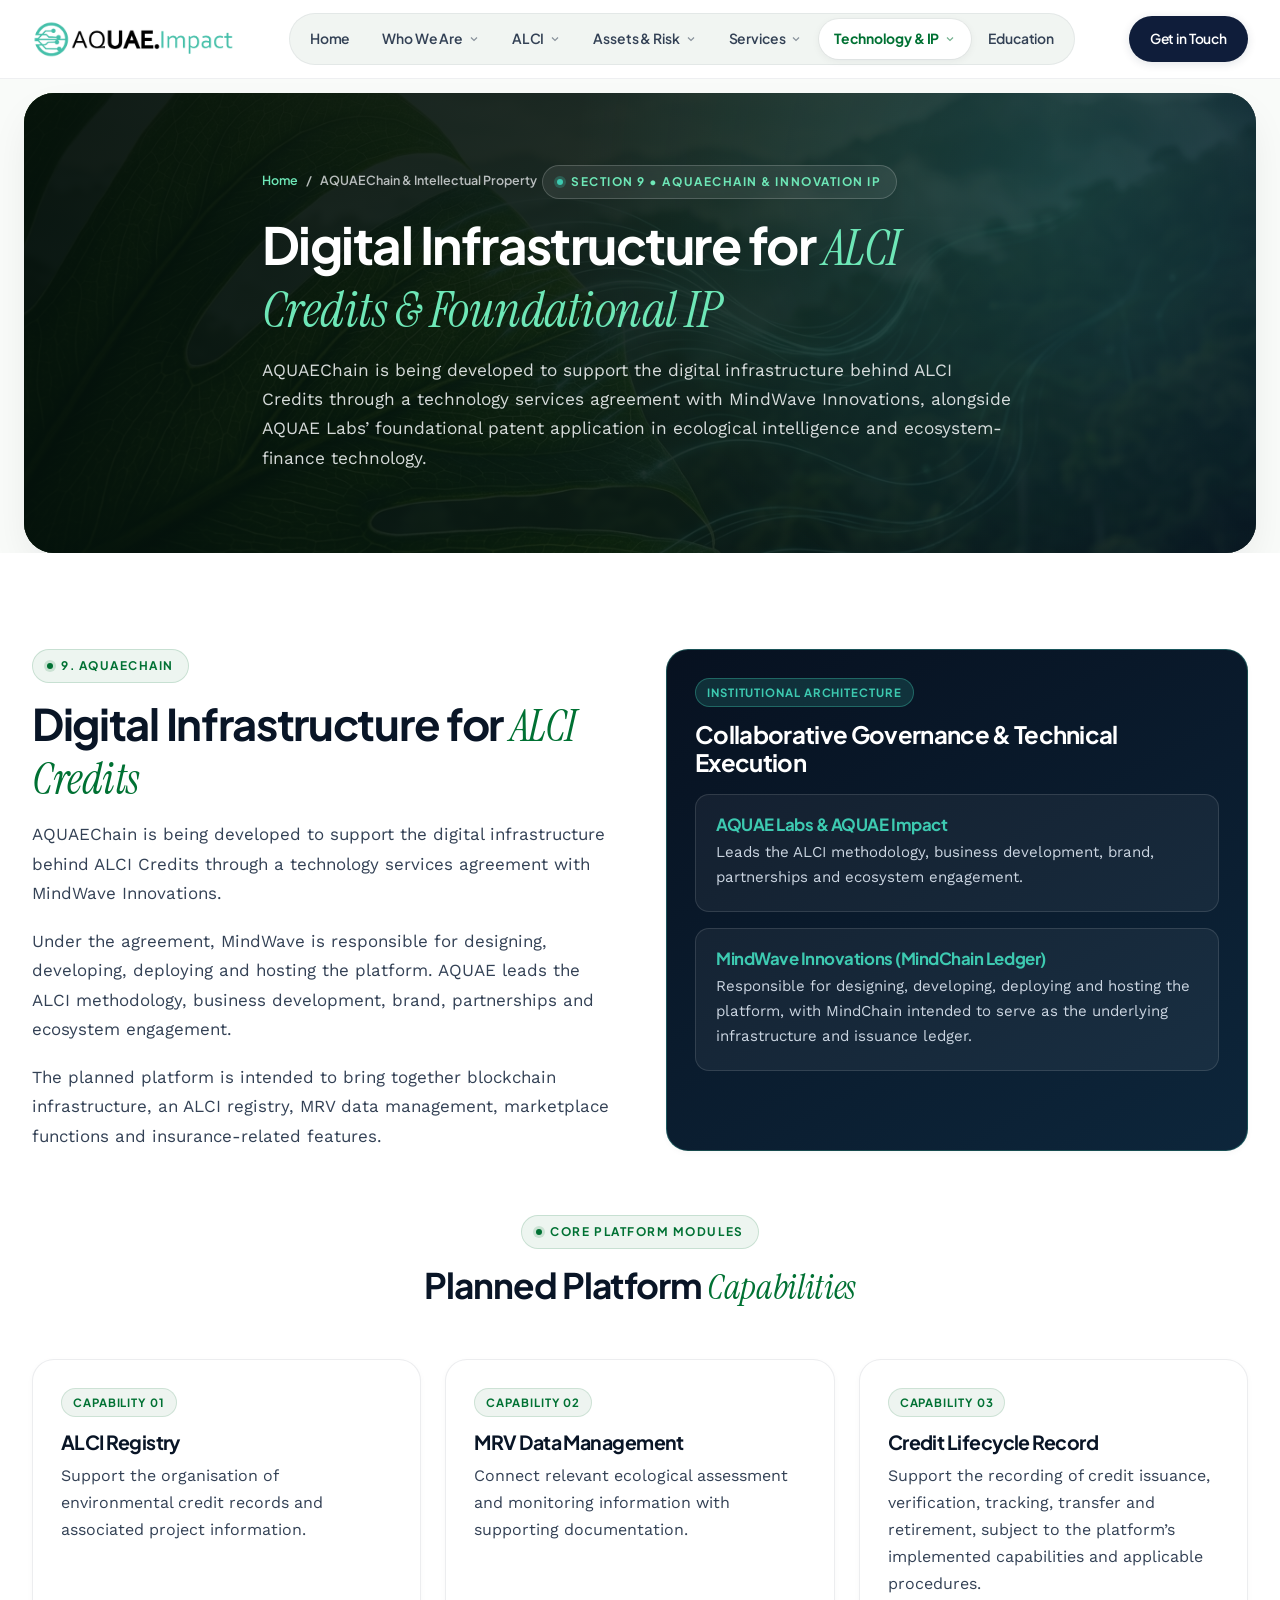
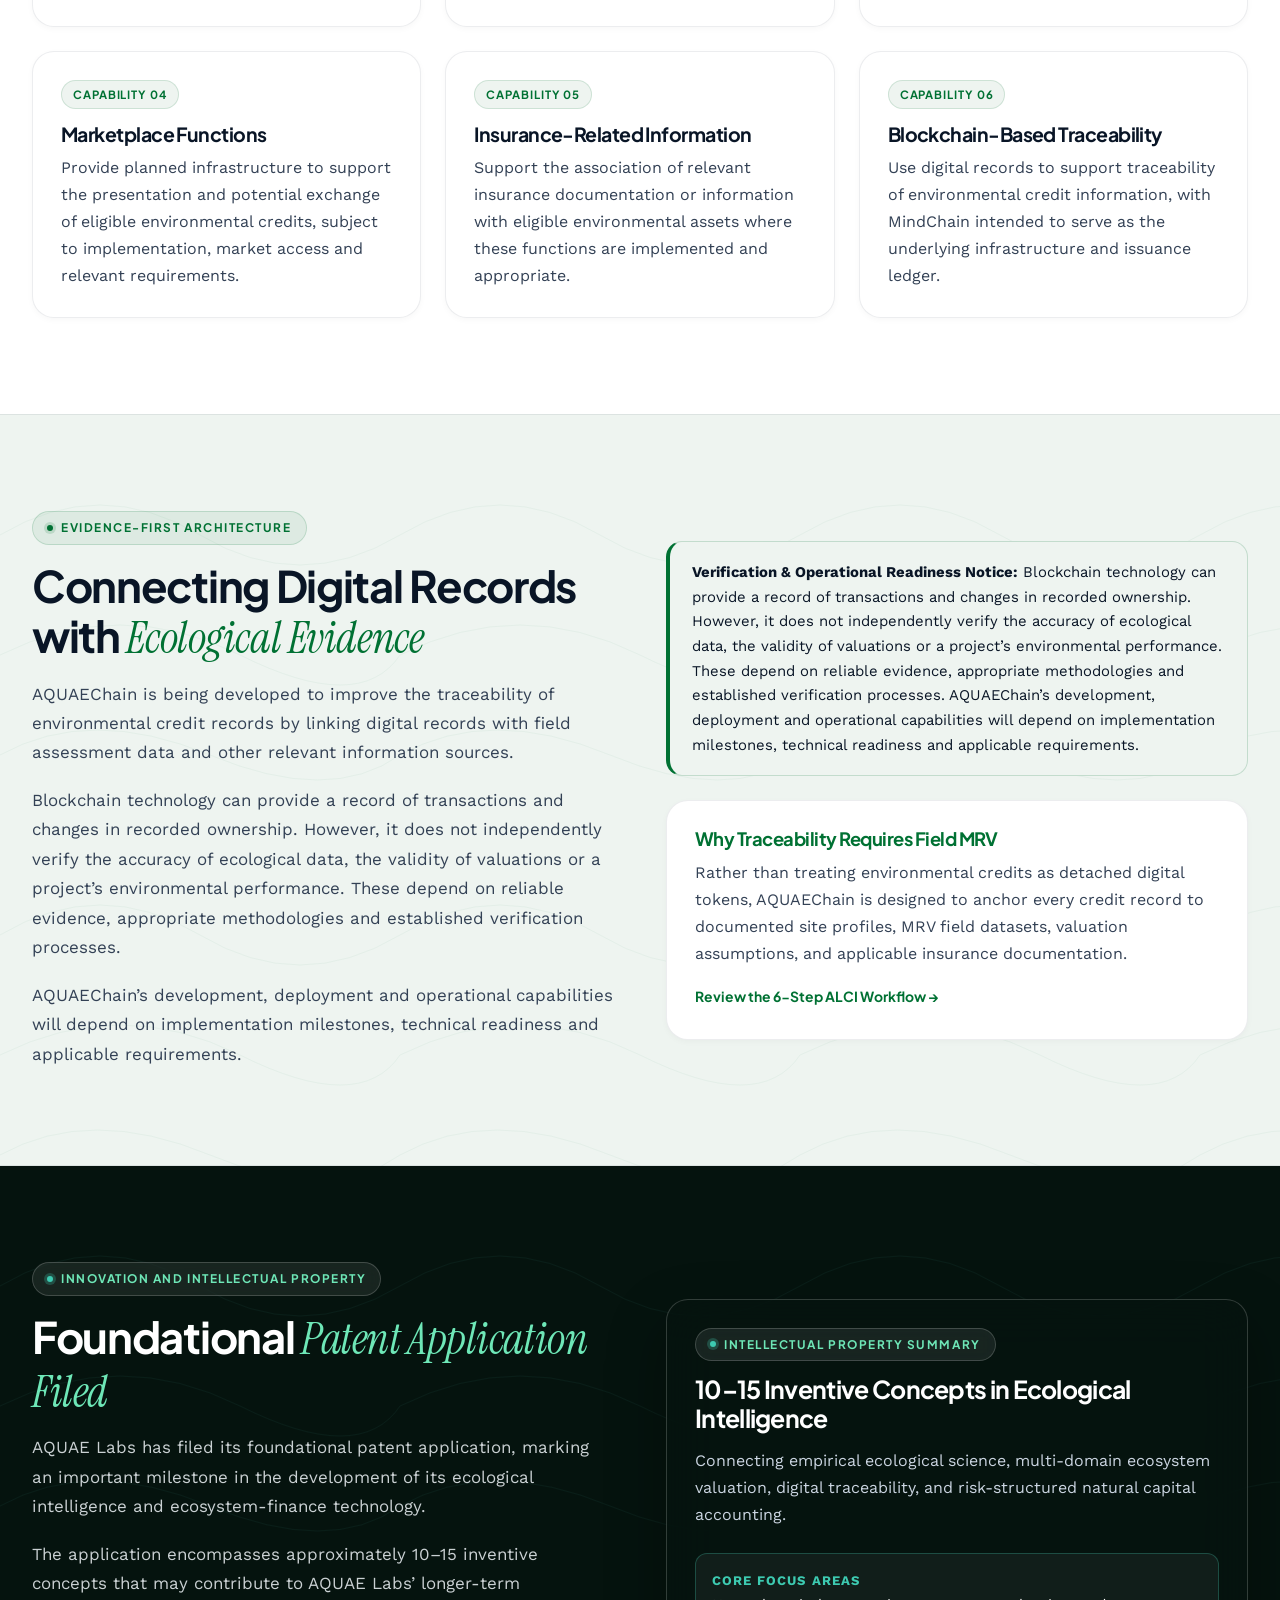
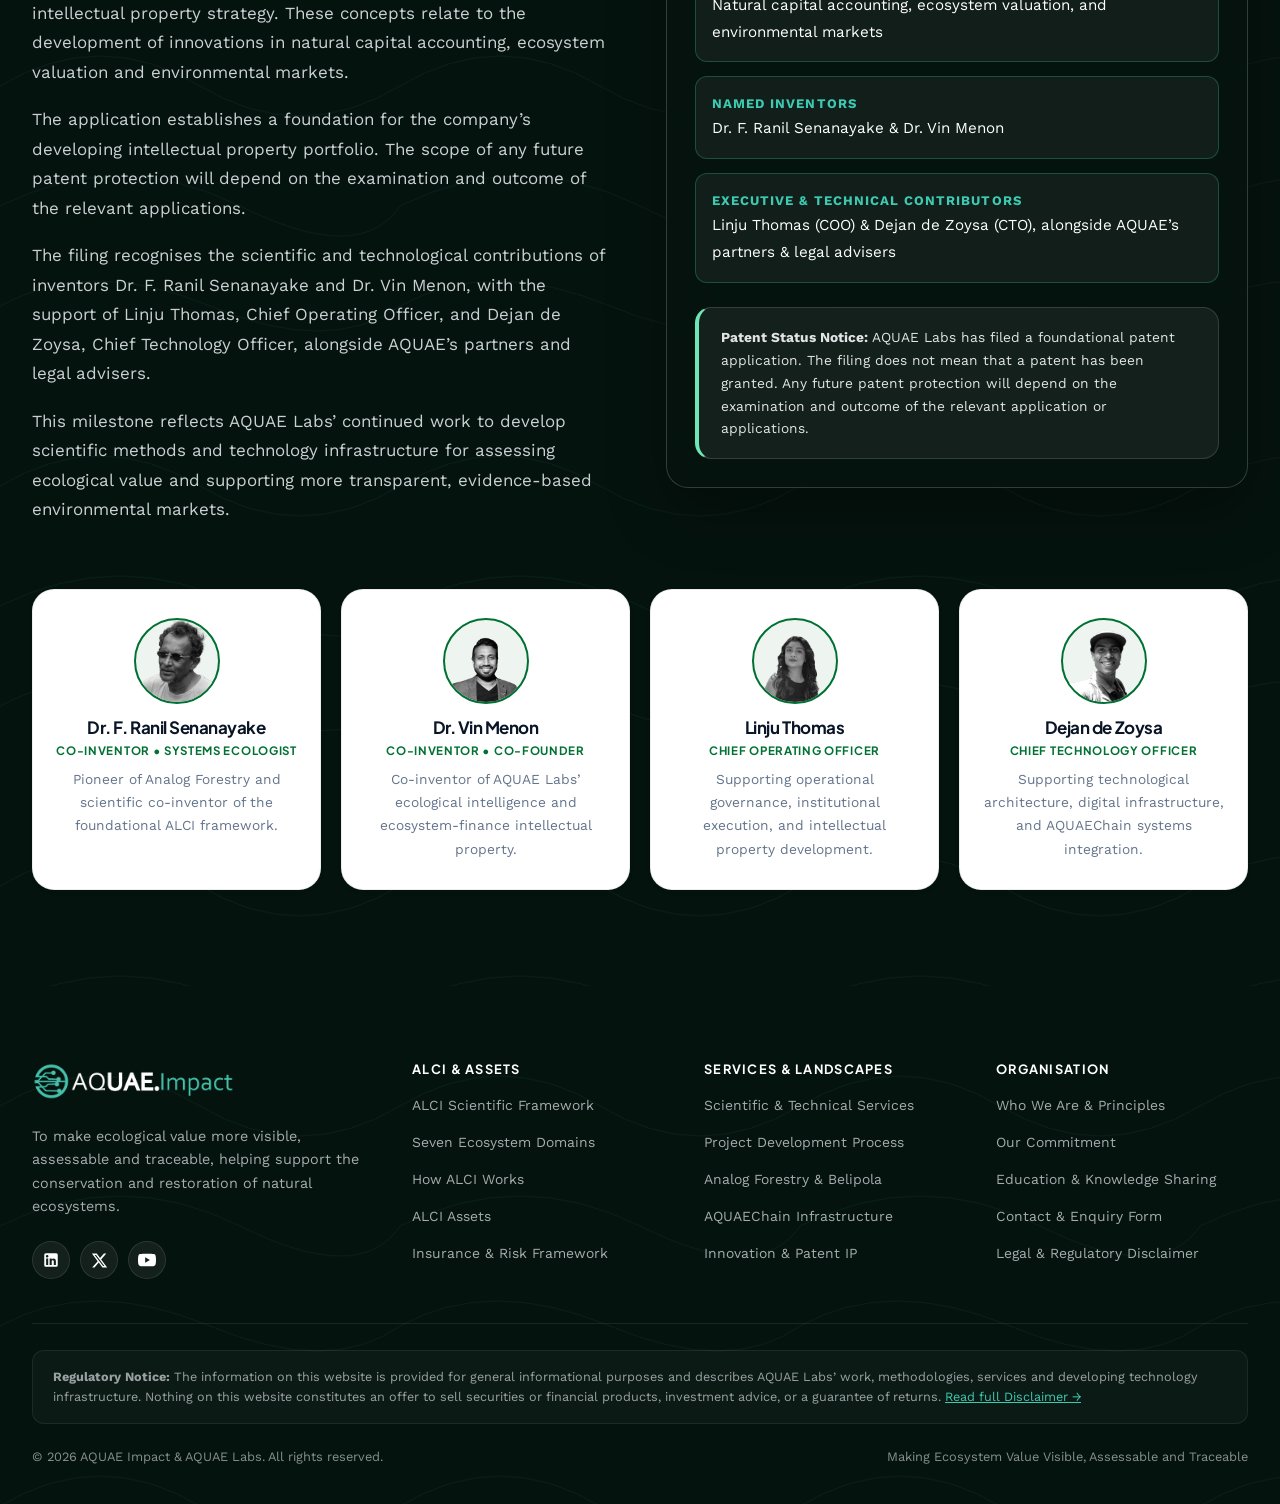
<file: technology-ip.html>
<!DOCTYPE html>
<html lang="en">
<head>
  <meta charset="UTF-8" />
  <meta name="viewport" content="width=device-width, initial-scale=1.0" />
  <title>AQUAEChain &amp; Intellectual Property | AQUAE Impact &amp; AQUAE Labs</title>
  <meta name="description" content="Explore AQUAEChain digital infrastructure for ALCI Credits developed with MindWave Innovations, and AQUAE Labs' foundational patent application covering 10–15 inventive concepts." />
  <link rel="icon" type="image/png" href="assets/images/faviicon.png" />
  <link rel="preconnect" href="https://fonts.googleapis.com" />
  <link rel="preconnect" href="https://fonts.gstatic.com" crossorigin />
  <link href="https://fonts.googleapis.com/css2?family=Instrument+Serif:ital@0;1&family=Plus+Jakarta+Sans:wght@400;500;600;700;800&family=Work+Sans:ital,wght@0,400;0,500;0,600;1,400&display=swap" rel="stylesheet" />
  <link rel="stylesheet" href="styles.css" />
</head>
<body>

  <!-- Top Institutional Bar -->
  <div class="top-bar">
    <div class="container top-bar-inner">
      <div class="top-bar-left">
        <span class="top-bar-pill">IP Milestone</span>
        <span>AQUAE Labs has filed its foundational patent application covering 10–15 inventive concepts in ecological intelligence &amp; ecosystem finance.</span>
      </div>
      <div class="top-bar-right">
        <a href="technology-ip.html#patent">Read Patent Filing &rarr;</a>
        <a href="disclaimer.html">Regulatory Disclaimer</a>
      </div>
    </div>
  </div>

  <!-- Global Multi-Page Navigation Header -->
  <header class="site-header" id="siteHeader">
    <div class="container nav-inner">
      <a href="index.html" class="brand-lockup" aria-label="AQUAE Impact Home">
        <img src="assets/images/aquae-dark-logo.webp" alt="AQUAE.Impact" class="brand-logo-img" />
      </a>

      <nav class="nav-menu" id="navMenu" aria-label="Primary Navigation">
        <div class="nav-item">
          <a href="index.html" class="nav-link">Home</a>
        </div>
        <div class="nav-item">
          <a href="about.html" class="nav-link">
            <span>Who We Are</span>
            <svg width="12" height="12" viewBox="0 0 24 24" fill="none" stroke="currentColor" stroke-width="2.4"><path d="m6 9 6 6 6-6"/></svg>
          </a>
          <div class="nav-dropdown">
            <a href="about.html">Ecological Science &amp; Finance<span>Vision, Mission &amp; 5 Core Principles</span></a>
            <a href="about.html#commitment">Our Commitment<span>Making ecosystem value visible, assessable &amp; traceable</span></a>
            <a href="about.html#leadership">Scientific &amp; Executive Team<span>Inventors &amp; leadership behind AQUAE Labs</span></a>
          </div>
        </div>
        <div class="nav-item">
          <a href="alci.html" class="nav-link">
            <span>ALCI</span>
            <svg width="12" height="12" viewBox="0 0 24 24" fill="none" stroke="currentColor" stroke-width="2.4"><path d="m6 9 6 6 6-6"/></svg>
          </a>
          <div class="nav-dropdown">
            <a href="alci.html">ALCI Scientific Framework<span>AQUAE Labs Ecosystems Conservation Index</span></a>
            <a href="alci.html#seven-domains">Seven Ecosystem Domains<span>Interactive 7-domain ecological matrix</span></a>
            <a href="alci.html#how-alci-works">How ALCI Works<span>6-step structured MRV &amp; valuation workflow</span></a>
          </div>
        </div>
        <div class="nav-item">
          <a href="assets-insurance.html" class="nav-link">
            <span>Assets &amp; Risk</span>
            <svg width="12" height="12" viewBox="0 0 24 24" fill="none" stroke="currentColor" stroke-width="2.4"><path d="m6 9 6 6 6-6"/></svg>
          </a>
          <div class="nav-dropdown">
            <a href="assets-insurance.html">ALCI Assets<span>Connecting ecosystem services with markets</span></a>
            <a href="assets-insurance.html#insured-assets">Insured ALCI Assets<span>Addressing specified ecosystem performance risks</span></a>
            <a href="assets-insurance.html#risk-framework">Insurance &amp; Risk Framework<span>Coverage areas &amp; underwriting integration</span></a>
          </div>
        </div>
        <div class="nav-item">
          <a href="services-projects.html" class="nav-link">
            <span>Services</span>
            <svg width="12" height="12" viewBox="0 0 24 24" fill="none" stroke="currentColor" stroke-width="2.4"><path d="m6 9 6 6 6-6"/></svg>
          </a>
          <div class="nav-dropdown">
            <a href="services-projects.html">Scientific &amp; Technical Services<span>8 core capabilities for natural capital assessment</span></a>
            <a href="services-projects.html#project-development">Project Development<span>From landscape assessment to conservation value</span></a>
            <a href="analog-forestry.html">Analog Forestry &amp; Belipola<span>World’s first analog forest in Sri Lanka</span></a>
          </div>
        </div>
        <div class="nav-item">
          <a href="technology-ip.html" class="nav-link active">
            <span>Technology &amp; IP</span>
            <svg width="12" height="12" viewBox="0 0 24 24" fill="none" stroke="currentColor" stroke-width="2.4"><path d="m6 9 6 6 6-6"/></svg>
          </a>
          <div class="nav-dropdown">
            <a href="technology-ip.html">AQUAEChain Platform<span>Digital infrastructure with MindWave Innovations</span></a>
            <a href="technology-ip.html#patent">Innovation &amp; Patent Filing<span>Foundational patent application (10–15 concepts)</span></a>
            <a href="education.html">Education &amp; Capacity Building<span>Training, webinars &amp; practitioner knowledge sharing</span></a>
          </div>
        </div>
        <div class="nav-item">
          <a href="education.html" class="nav-link">Education</a>
        </div>
      </nav>

      <div class="nav-actions">
        <a href="contact.html" class="btn btn-primary">Get in Touch</a>
        <button class="mobile-toggle" id="mobileToggle" aria-label="Toggle Menu" aria-expanded="false">
          <svg width="22" height="22" viewBox="0 0 24 24" fill="none" stroke="currentColor" stroke-width="2.2"><path d="M3 12h18M3 6h18M3 18h18"/></svg>
        </button>
      </div>
    </div>
  </header>

  <main>

    <!-- ===================================================================
         SUBPAGE HERO (PDF PAGES 14 & 16: AQUAECHAIN & INTELLECTUAL PROPERTY)
         =================================================================== -->
    <section class="page-hero">
      <div class="hero-bg-image" style="background-image: url('assets/images/aquae-aquaechain-ledger.jpg');"></div>
      <div class="hero-bg-gradient"></div>
      <div class="hero-grid-lines"></div>
      <div class="container page-hero-content">
        <div class="breadcrumb">
          <a href="index.html">Home</a>
          <span>/</span>
          <span>AQUAEChain &amp; Intellectual Property</span>
        </div>
        <div class="eyebrow light">
          <span class="eyebrow-dot"></span>
          Section 9 &bull; AQUAEChain &amp; Innovation IP
        </div>
        <h1>
          Digital Infrastructure for <span class="text-gradient">ALCI Credits &amp; Foundational IP</span>
        </h1>
        <p>
          AQUAEChain is being developed to support the digital infrastructure behind ALCI Credits through a technology services agreement with MindWave Innovations, alongside AQUAE Labs’ foundational patent application in ecological intelligence and ecosystem-finance technology.
        </p>
      </div>
    </section>

    <!-- ===================================================================
         SECTION 9. AQUAECHAIN (PDF PAGE 14)
         =================================================================== -->
    <section class="section section-white" id="aquaechain">
      <div class="container">
        <div class="grid-2" style="margin-bottom: 64px;">
          <div>
            <div class="eyebrow">
              <span class="eyebrow-dot"></span>
              9. AQUAEChain
            </div>
            <h2 class="section-title">
              Digital Infrastructure for <span class="text-gradient-dark">ALCI Credits</span>
            </h2>
            <p class="section-lead" style="margin-bottom: 18px;">
              AQUAEChain is being developed to support the digital infrastructure behind ALCI Credits through a technology services agreement with MindWave Innovations.
            </p>
            <p class="section-lead" style="margin-bottom: 18px;">
              Under the agreement, MindWave is responsible for designing, developing, deploying and hosting the platform. AQUAE leads the ALCI methodology, business development, brand, partnerships and ecosystem engagement.
            </p>
            <p class="section-lead">
              The planned platform is intended to bring together blockchain infrastructure, an ALCI registry, MRV data management, marketplace functions and insurance-related features.
            </p>
          </div>

          <div class="surface-card" style="background: linear-gradient(150deg, var(--color-secondary-dark) 0%, #0d263b 100%); color: #ffffff; border-color: rgba(61,202,177,0.3);">
            <span class="step-badge" style="background: rgba(61,202,177,0.16); color: var(--color-accent); border: 1px solid rgba(61,202,177,0.35);">Institutional Architecture</span>
            <h3 style="color: #ffffff; font-size: 1.5rem; margin-bottom: 18px;">Collaborative Governance &amp; Technical Execution</h3>
            <div style="display: grid; gap: 16px;">
              <div style="background: rgba(255,255,255,0.05); border: 1px solid rgba(255,255,255,0.12); border-radius: 14px; padding: 20px;">
                <h4 style="color: var(--color-accent); font-size: 1.05rem; margin-bottom: 6px;">AQUAE Labs &amp; AQUAE Impact</h4>
                <p style="color: var(--text-light-muted); font-size: 0.94rem; margin: 0;">
                  Leads the ALCI methodology, business development, brand, partnerships and ecosystem engagement.
                </p>
              </div>
              <div style="background: rgba(255,255,255,0.05); border: 1px solid rgba(255,255,255,0.12); border-radius: 14px; padding: 20px;">
                <h4 style="color: var(--color-accent); font-size: 1.05rem; margin-bottom: 6px;">MindWave Innovations (MindChain Ledger)</h4>
                <p style="color: var(--text-light-muted); font-size: 0.94rem; margin: 0;">
                  Responsible for designing, developing, deploying and hosting the platform, with MindChain intended to serve as the underlying infrastructure and issuance ledger.
                </p>
              </div>
            </div>
          </div>
        </div>

        <!-- Planned Platform Capabilities (6 items from PDF Page 14) -->
        <div class="section-header centered">
          <div class="eyebrow">
            <span class="eyebrow-dot"></span>
            Core Platform Modules
          </div>
          <h3 class="section-title" style="font-size: 2.2rem;">
            Planned Platform <span class="text-gradient-dark">Capabilities</span>
          </h3>
        </div>

        <div class="grid-3">
          <div class="surface-card">
            <span class="step-badge">Capability 01</span>
            <h4 style="font-size: 1.22rem; margin-bottom: 10px;">ALCI Registry</h4>
            <p>
              Support the organisation of environmental credit records and associated project information.
            </p>
          </div>

          <div class="surface-card">
            <span class="step-badge">Capability 02</span>
            <h4 style="font-size: 1.22rem; margin-bottom: 10px;">MRV Data Management</h4>
            <p>
              Connect relevant ecological assessment and monitoring information with supporting documentation.
            </p>
          </div>

          <div class="surface-card">
            <span class="step-badge">Capability 03</span>
            <h4 style="font-size: 1.22rem; margin-bottom: 10px;">Credit Lifecycle Record</h4>
            <p>
              Support the recording of credit issuance, verification, tracking, transfer and retirement, subject to the platform’s implemented capabilities and applicable procedures.
            </p>
          </div>

          <div class="surface-card">
            <span class="step-badge">Capability 04</span>
            <h4 style="font-size: 1.22rem; margin-bottom: 10px;">Marketplace Functions</h4>
            <p>
              Provide planned infrastructure to support the presentation and potential exchange of eligible environmental credits, subject to implementation, market access and relevant requirements.
            </p>
          </div>

          <div class="surface-card">
            <span class="step-badge">Capability 05</span>
            <h4 style="font-size: 1.22rem; margin-bottom: 10px;">Insurance-Related Information</h4>
            <p>
              Support the association of relevant insurance documentation or information with eligible environmental assets where these functions are implemented and appropriate.
            </p>
          </div>

          <div class="surface-card">
            <span class="step-badge">Capability 06</span>
            <h4 style="font-size: 1.22rem; margin-bottom: 10px;">Blockchain-Based Traceability</h4>
            <p>
              Use digital records to support traceability of environmental credit information, with MindChain intended to serve as the underlying infrastructure and issuance ledger.
            </p>
          </div>
        </div>
      </div>
    </section>

    <!-- ===================================================================
         CONNECTING DIGITAL RECORDS WITH ECOLOGICAL EVIDENCE (PDF PAGE 14)
         =================================================================== -->
    <section class="section section-sage">
      <div class="container grid-2">
        <div>
          <div class="eyebrow">
            <span class="eyebrow-dot"></span>
            Evidence-First Architecture
          </div>
          <h2 class="section-title">
            Connecting Digital Records with <span class="text-gradient-dark">Ecological Evidence</span>
          </h2>
          <p class="section-lead" style="margin-bottom: 18px;">
            AQUAEChain is being developed to improve the traceability of environmental credit records by linking digital records with field assessment data and other relevant information sources.
          </p>
          <p class="section-lead" style="margin-bottom: 18px;">
            Blockchain technology can provide a record of transactions and changes in recorded ownership. However, it does not independently verify the accuracy of ecological data, the validity of valuations or a project’s environmental performance. These depend on reliable evidence, appropriate methodologies and established verification processes.
          </p>
          <p class="section-lead">
            AQUAEChain’s development, deployment and operational capabilities will depend on implementation milestones, technical readiness and applicable requirements.
          </p>
        </div>

        <div>
          <div class="regulatory-callout" style="margin-bottom: 24px;">
            <strong>Verification &amp; Operational Readiness Notice:</strong> Blockchain technology can provide a record of transactions and changes in recorded ownership. However, it does not independently verify the accuracy of ecological data, the validity of valuations or a project’s environmental performance. These depend on reliable evidence, appropriate methodologies and established verification processes. AQUAEChain’s development, deployment and operational capabilities will depend on implementation milestones, technical readiness and applicable requirements.
          </div>
          <div class="surface-card">
            <h4 style="font-size: 1.15rem; margin-bottom: 10px; color: var(--color-primary);">Why Traceability Requires Field MRV</h4>
            <p style="margin-bottom: 16px;">
              Rather than treating environmental credits as detached digital tokens, AQUAEChain is designed to anchor every credit record to documented site profiles, MRV field datasets, valuation assumptions, and applicable insurance documentation.
            </p>
            <a href="alci.html#how-alci-works" class="card-link-arrow">
              Review the 6-Step ALCI Workflow &rarr;
            </a>
          </div>
        </div>
      </div>
    </section>

    <!-- ===================================================================
         INNOVATION AND INTELLECTUAL PROPERTY (PDF PAGE 16)
         =================================================================== -->
    <section class="section section-dark" id="patent">
      <div class="container">
        <div class="grid-2" style="margin-bottom: 64px;">
          <div>
            <div class="eyebrow light">
              <span class="eyebrow-dot"></span>
              Innovation and Intellectual Property
            </div>
            <h2 class="section-title light">
              Foundational <span class="text-gradient">Patent Application Filed</span>
            </h2>
            <p class="section-lead light" style="margin-bottom: 18px;">
              AQUAE Labs has filed its foundational patent application, marking an important milestone in the development of its ecological intelligence and ecosystem-finance technology.
            </p>
            <p class="section-lead light" style="margin-bottom: 18px;">
              The application encompasses approximately 10–15 inventive concepts that may contribute to AQUAE Labs’ longer-term intellectual property strategy. These concepts relate to the development of innovations in natural capital accounting, ecosystem valuation and environmental markets.
            </p>
            <p class="section-lead light" style="margin-bottom: 18px;">
              The application establishes a foundation for the company’s developing intellectual property portfolio. The scope of any future patent protection will depend on the examination and outcome of the relevant applications.
            </p>
            <p class="section-lead light" style="margin-bottom: 18px;">
              The filing recognises the scientific and technological contributions of inventors Dr. F. Ranil Senanayake and Dr. Vin Menon, with the support of Linju Thomas, Chief Operating Officer, and Dejan de Zoysa, Chief Technology Officer, alongside AQUAE’s partners and legal advisers.
            </p>
            <p class="section-lead light">
              This milestone reflects AQUAE Labs’ continued work to develop scientific methods and technology infrastructure for assessing ecological value and supporting more transparent, evidence-based environmental markets.
            </p>
          </div>

          <div class="glass-panel">
            <div class="eyebrow light" style="margin-bottom: 14px;">
              <span class="eyebrow-dot"></span>
              Intellectual Property Summary
            </div>
            <h3 style="color: #ffffff; font-size: 1.55rem; margin-bottom: 16px;">10–15 Inventive Concepts in Ecological Intelligence</h3>
            <p style="color: var(--text-light-muted); margin-bottom: 24px;">
              Connecting empirical ecological science, multi-domain ecosystem valuation, digital traceability, and risk-structured natural capital accounting.
            </p>
            <div style="display: grid; gap: 14px; margin-bottom: 24px;">
              <div style="background: rgba(255,255,255,0.05); border: 1px solid rgba(61,202,177,0.28); border-radius: 12px; padding: 16px;">
                <strong style="color: var(--color-accent); display:block; font-size:0.82rem; text-transform:uppercase; letter-spacing:0.08em;">Core Focus Areas</strong>
                <span style="color:#ffffff; font-size:0.95rem;">Natural capital accounting, ecosystem valuation, and environmental markets</span>
              </div>
              <div style="background: rgba(255,255,255,0.05); border: 1px solid rgba(61,202,177,0.28); border-radius: 12px; padding: 16px;">
                <strong style="color: var(--color-accent); display:block; font-size:0.82rem; text-transform:uppercase; letter-spacing:0.08em;">Named Inventors</strong>
                <span style="color:#ffffff; font-size:0.95rem;">Dr. F. Ranil Senanayake &amp; Dr. Vin Menon</span>
              </div>
              <div style="background: rgba(255,255,255,0.05); border: 1px solid rgba(61,202,177,0.28); border-radius: 12px; padding: 16px;">
                <strong style="color: var(--color-accent); display:block; font-size:0.82rem; text-transform:uppercase; letter-spacing:0.08em;">Executive &amp; Technical Contributors</strong>
                <span style="color:#ffffff; font-size:0.95rem;">Linju Thomas (COO) &amp; Dejan de Zoysa (CTO), alongside AQUAE’s partners &amp; legal advisers</span>
              </div>
            </div>
            <div class="regulatory-callout dark-callout" style="font-size: 0.86rem;">
              <strong>Patent Status Notice:</strong> AQUAE Labs has filed a foundational patent application. The filing does not mean that a patent has been granted. Any future patent protection will depend on the examination and outcome of the relevant application or applications.
            </div>
          </div>
        </div>

        <!-- Inventors & Executive Contributors Showcase -->
        <div class="grid-4">
          <div class="leader-card">
            <img src="assets/images/Ranil-img.webp" alt="Dr. F. Ranil Senanayake" />
            <h4>Dr. F. Ranil Senanayake</h4>
            <span>Co-Inventor &bull; Systems Ecologist</span>
            <p>Pioneer of Analog Forestry and scientific co-inventor of the foundational ALCI framework.</p>
          </div>

          <div class="leader-card">
            <img src="assets/images/vin.webp" alt="Dr. Vin Menon" />
            <h4>Dr. Vin Menon</h4>
            <span>Co-Inventor &bull; Co-Founder</span>
            <p>Co-inventor of AQUAE Labs’ ecological intelligence and ecosystem-finance intellectual property.</p>
          </div>

          <div class="leader-card">
            <img src="assets/images/linju-1.webp" alt="Linju Thomas" />
            <h4>Linju Thomas</h4>
            <span>Chief Operating Officer</span>
            <p>Supporting operational governance, institutional execution, and intellectual property development.</p>
          </div>

          <div class="leader-card">
            <img src="assets/images/dejan-img.webp" alt="Dejan de Zoysa" />
            <h4>Dejan de Zoysa</h4>
            <span>Chief Technology Officer</span>
            <p>Supporting technological architecture, digital infrastructure, and AQUAEChain systems integration.</p>
          </div>
        </div>
      </div>
    </section>

  </main>

  <!-- Global Multi-Page Footer -->
  <footer class="site-footer">
    <div class="container">
      <div class="footer-grid">
        <div class="footer-brand">
          <a href="index.html" class="brand-lockup" aria-label="AQUAE Impact Home">
            <img src="assets/images/AQUAE.Impact-LOGO-REC.webp" alt="AQUAE.Impact" class="brand-logo-img" />
          </a>
          <p>
            To make ecological value more visible, assessable and traceable, helping support the conservation and restoration of natural ecosystems.
          </p>
          <div class="social-row">
            <a href="https://www.linkedin.com/company/aquae-impact/" target="_blank" rel="noopener noreferrer" class="social-icon-btn" aria-label="LinkedIn">
              <svg width="18" height="18" viewBox="0 0 24 24" fill="currentColor"><path d="M19 3a2 2 0 0 1 2 2v14a2 2 0 0 1-2 2H5a2 2 0 0 1-2-2V5a2 2 0 0 1 2-2h14m-.5 15.5v-5.3a3.26 3.26 0 0 0-3.26-3.26c-.85 0-1.84.52-2.28 1.3v-1.11h-2.79v8.37h2.79v-4.93c0-.77.62-1.4 1.39-1.4a1.4 1.4 0 0 1 1.4 1.4v4.93h2.75M6.88 8.56a1.68 1.68 0 0 0 1.68-1.68c0-.93-.75-1.69-1.68-1.69a1.69 1.69 0 0 0-1.69 1.69c0 .93.76 1.68 1.69 1.68m1.39 9.94v-8.37H5.5v8.37h2.77z"/></svg>
            </a>
            <a href="https://x.com/aquaeimpactorg" target="_blank" rel="noopener noreferrer" class="social-icon-btn" aria-label="X (Twitter)">
              <svg width="17" height="17" viewBox="0 0 24 24" fill="currentColor"><path d="M18.244 2.25h3.308l-7.227 8.26 8.502 11.24H16.17l-5.214-6.817L4.99 21.75H1.68l7.73-8.835L1.254 2.25H8.08l4.713 6.231zm-1.161 17.52h1.833L7.084 4.126H5.117z"/></svg>
            </a>
            <a href="https://youtube.com/@aquaeimpactexchange" target="_blank" rel="noopener noreferrer" class="social-icon-btn" aria-label="YouTube">
              <svg width="18" height="18" viewBox="0 0 24 24" fill="currentColor"><path d="M23.498 6.186a3.016 3.016 0 0 0-2.122-2.136C19.505 3.545 12 3.545 12 3.545s-7.505 0-9.377.505A3.017 3.017 0 0 0 .502 6.186C0 8.07 0 12 0 12s0 3.93.502 5.814a3.016 3.016 0 0 0 2.122 2.136c1.871.505 9.376.505 9.376.505s7.505 0 9.377-.505a3.015 3.015 0 0 0 2.122-2.136C24 15.93 24 12 24 12s0-3.93-.502-5.814zM9.545 15.568V8.432L15.818 12l-6.273 3.568z"/></svg>
            </a>
          </div>
        </div>

        <div class="footer-col">
          <h4>ALCI &amp; Assets</h4>
          <ul>
            <li><a href="alci.html">ALCI Scientific Framework</a></li>
            <li><a href="alci.html#seven-domains">Seven Ecosystem Domains</a></li>
            <li><a href="alci.html#how-alci-works">How ALCI Works</a></li>
            <li><a href="assets-insurance.html">ALCI Assets</a></li>
            <li><a href="assets-insurance.html#risk-framework">Insurance &amp; Risk Framework</a></li>
          </ul>
        </div>

        <div class="footer-col">
          <h4>Services &amp; Landscapes</h4>
          <ul>
            <li><a href="services-projects.html">Scientific &amp; Technical Services</a></li>
            <li><a href="services-projects.html#project-development">Project Development Process</a></li>
            <li><a href="analog-forestry.html">Analog Forestry &amp; Belipola</a></li>
            <li><a href="technology-ip.html">AQUAEChain Infrastructure</a></li>
            <li><a href="technology-ip.html#patent">Innovation &amp; Patent IP</a></li>
          </ul>
        </div>

        <div class="footer-col">
          <h4>Organisation</h4>
          <ul>
            <li><a href="about.html">Who We Are &amp; Principles</a></li>
            <li><a href="about.html#commitment">Our Commitment</a></li>
            <li><a href="education.html">Education &amp; Knowledge Sharing</a></li>
            <li><a href="contact.html">Contact &amp; Enquiry Form</a></li>
            <li><a href="disclaimer.html">Legal &amp; Regulatory Disclaimer</a></li>
          </ul>
        </div>
      </div>

      <div class="footer-disclaimer-strip">
        <strong>Regulatory Notice:</strong> The information on this website is provided for general informational purposes and describes AQUAE Labs’ work, methodologies, services and developing technology infrastructure. Nothing on this website constitutes an offer to sell securities or financial products, investment advice, or a guarantee of returns. <a href="disclaimer.html" style="color:var(--color-accent); text-decoration:underline;">Read full Disclaimer &rarr;</a>
      </div>

      <div class="footer-bottom">
        <span>&copy; 2026 AQUAE Impact &amp; AQUAE Labs. All rights reserved.</span>
        <span>Making Ecosystem Value Visible, Assessable and Traceable</span>
      </div>
    </div>
  </footer>

  <script src="script.js"></script>
</body>
</html>
</file>
<file: styles.css>
/* ==========================================================================
   AQUAE IMPACT & AQUAE LABS — "BIOPHILIC TELEMETRY" SIGNATURE DESIGN SYSTEM
   Unique 2026 Identity: Living Rainforest Photography + Topographical Contours
   + Audit-Grade Natural Capital Telemetry + Effortless Scannability
   Official Palette:
   - Deep Botanical Emerald: #007133
   - Deep Ocean Navy: #0F1D3A / #182B4F
   - Bio-Luminescent Mint/Teal: #3DCAB1 / #6EE7B7
   - Organic Alabaster & Stone: #F9FBF9, #EFF4F1, #FFFFFF
   ========================================================================== */

@import url('https://fonts.googleapis.com/css2?family=Instrument+Serif:ital@0;1&family=Plus+Jakarta+Sans:wght@400;500;600;700;800&family=Work+Sans:ital,wght@0,400;0,500;0,600;1,400&display=swap');

:root {
  --color-primary: #007133;
  --color-primary-light: #009242;
  --color-primary-dark: #004d22;
  --color-secondary: #0F1D3A;
  --color-secondary-dark: #071120;
  --color-accent: #3DCAB1;
  --color-mint: #6EE7B7;
  --color-accent-soft: rgba(61, 202, 177, 0.13);

  --bg-obsidian: #05130E;
  --bg-canopy: #071D15;
  --bg-navy: #0A172B;
  --bg-light: #F9FBF9;
  --bg-sage: #EEF4F0;
  --bg-white: #FFFFFF;

  --text-dark: #091526;
  --text-body: #334155;
  --text-muted: #64748B;
  --text-light: #F8FAFC;
  --text-light-muted: #CBD5E1;

  --border-light: rgba(15, 29, 58, 0.08);
  --border-medium: rgba(15, 29, 58, 0.14);
  --border-emerald: rgba(0, 113, 51, 0.22);
  --border-teal: rgba(61, 202, 177, 0.3);

  --shadow-xs: 0 2px 6px rgba(9, 21, 38, 0.03);
  --shadow-sm: 0 8px 24px -4px rgba(9, 21, 38, 0.06);
  --shadow-md: 0 18px 44px -8px rgba(9, 21, 38, 0.09);
  --shadow-lg: 0 32px 72px -12px rgba(5, 19, 14, 0.16);
  --shadow-dropdown: 0 24px 54px -8px rgba(9, 21, 38, 0.15), 0 0 0 1px rgba(15, 29, 58, 0.06);

  --font-display: 'Plus Jakarta Sans', -apple-system, BlinkMacSystemFont, sans-serif;
  --font-serif: 'Instrument Serif', Georgia, serif;
  --font-sans: 'Work Sans', -apple-system, BlinkMacSystemFont, sans-serif;
  --font-ui: 'Plus Jakarta Sans', -apple-system, BlinkMacSystemFont, sans-serif;

  --container-max: 1340px;
  --radius-sm: 10px;
  --radius-md: 16px;
  --radius-lg: 22px;
  --radius-xl: 30px;
  --transition: all 0.3s cubic-bezier(0.16, 1, 0.3, 1);

  /* Subtle Topographical Contour SVG Pattern for Unique AQUAE Biophilic Signature */
  --topo-pattern-light: url("data:image/svg+xml,%3Csvg width='400' height='400' viewBox='0 0 400 400' xmlns='http://www.w3.org/2000/svg'%3E%3Cpath d='M0 120 Q 100 60 200 120 T 400 120 M0 240 Q 120 180 240 240 T 400 240 M0 340 Q 90 290 210 340 T 400 340' fill='none' stroke='%23007133' stroke-width='1' stroke-opacity='0.045'/%3E%3C/svg%3E");
  --topo-pattern-dark: url("data:image/svg+xml,%3Csvg width='400' height='400' viewBox='0 0 400 400' xmlns='http://www.w3.org/2000/svg'%3E%3Cpath d='M0 120 Q 100 60 200 120 T 400 120 M0 240 Q 120 180 240 240 T 400 240 M0 340 Q 90 290 210 340 T 400 340' fill='none' stroke='%233DCAB1' stroke-width='1' stroke-opacity='0.06'/%3E%3C/svg%3E");
}

*, *::before, *::after {
  box-sizing: border-box;
  margin: 0;
  padding: 0;
}

html {
  scroll-behavior: smooth;
  font-size: 16px;
  scroll-padding-top: 96px;
  overflow-x: clip;
}

body {
  font-family: var(--font-sans);
  color: var(--text-body);
  background-color: var(--bg-light);
  line-height: 1.68;
  overflow-x: clip;
  -webkit-font-smoothing: antialiased;
  -moz-osx-font-smoothing: grayscale;
}

h1, h2, h3, h4, h5, h6 {
  font-family: var(--font-display);
  color: var(--text-dark);
  line-height: 1.14;
  letter-spacing: -0.028em;
  font-weight: 700;
}

a {
  color: inherit;
  text-decoration: none;
  transition: var(--transition);
}

img {
  max-width: 100%;
  height: auto;
  display: block;
}

ul {
  list-style: none;
}

.container {
  max-width: var(--container-max);
  margin: 0 auto;
  padding: 0 32px;
}

/* Scroll-Triggered Reveal Animations */
.reveal-item {
  opacity: 0;
  transform: translateY(18px);
  transition: opacity 0.65s cubic-bezier(0.16, 1, 0.3, 1), transform 0.65s cubic-bezier(0.16, 1, 0.3, 1);
}

.reveal-item.is-visible {
  opacity: 1;
  transform: translateY(0);
}

@media (prefers-reduced-motion: reduce) {
  .reveal-item {
    opacity: 1;
    transform: none;
    transition: none;
  }
}

/* ==========================================================================
   EDITORIAL TYPOGRAPHY & REFINED ACCENTS
   ========================================================================== */
.eyebrow {
  display: inline-flex;
  align-items: center;
  gap: 8px;
  font-family: var(--font-ui);
  font-size: 0.74rem;
  font-weight: 700;
  text-transform: uppercase;
  letter-spacing: 0.13em;
  color: var(--color-primary);
  background: rgba(0, 113, 51, 0.07);
  border: 1px solid rgba(0, 113, 51, 0.16);
  padding: 6px 14px;
  border-radius: 999px;
  margin-bottom: 16px;
}

.eyebrow.light {
  color: var(--color-mint);
  background: rgba(255, 255, 255, 0.08);
  border-color: rgba(255, 255, 255, 0.18);
  backdrop-filter: blur(8px);
}

.eyebrow-dot {
  width: 6px;
  height: 6px;
  border-radius: 50%;
  background-color: var(--color-primary);
  box-shadow: 0 0 0 3px rgba(0, 113, 51, 0.15);
}

.eyebrow.light .eyebrow-dot {
  background-color: var(--color-accent);
  box-shadow: 0 0 0 3px rgba(61, 202, 177, 0.25);
}

.text-gradient {
  font-family: var(--font-serif);
  font-weight: 400;
  font-style: italic;
  color: var(--color-mint);
  letter-spacing: -0.01em;
  padding-right: 4px;
}

.text-gradient-dark {
  font-family: var(--font-serif);
  font-weight: 400;
  font-style: italic;
  color: var(--color-primary);
  letter-spacing: -0.01em;
}

.section-header {
  max-width: 780px;
  margin-bottom: 52px;
}

.section-header.centered {
  margin-left: auto;
  margin-right: auto;
  text-align: center;
}

.section-title {
  font-size: clamp(2rem, 3.4vw, 3.1rem);
  font-weight: 700;
  color: var(--text-dark);
  margin-bottom: 16px;
  letter-spacing: -0.03em;
}

.section-title.light {
  color: var(--bg-white);
}

.section-lead {
  font-size: 1.06rem;
  color: var(--text-body);
  line-height: 1.74;
}

.section-lead.light {
  color: rgba(241, 245, 249, 0.84);
}

/* ==========================================================================
   "AT-A-GLANCE" TELEMETRY STRIP (ELIMINATES CLUMSY TEXT OVERLOAD)
   ========================================================================== */
.telemetry-strip {
  position: relative;
  z-index: 5;
  margin-top: -36px;
  margin-bottom: 24px;
}

.telemetry-strip-inner {
  display: grid;
  grid-template-columns: repeat(4, 1fr);
  gap: 16px;
  background: rgba(255, 255, 255, 0.96);
  backdrop-filter: blur(20px);
  border: 1px solid rgba(15, 29, 58, 0.08);
  border-radius: var(--radius-lg);
  padding: 22px 26px;
  box-shadow: var(--shadow-md);
}

.telemetry-stat-card {
  display: flex;
  align-items: flex-start;
  gap: 14px;
  padding-right: 12px;
  border-right: 1px solid var(--border-light);
}

.telemetry-stat-card:last-child {
  border-right: none;
  padding-right: 0;
}

.telemetry-icon {
  width: 40px;
  height: 40px;
  border-radius: 10px;
  background: var(--bg-sage);
  color: var(--color-primary);
  display: inline-flex;
  align-items: center;
  justify-content: center;
  flex-shrink: 0;
}

.telemetry-meta span {
  display: block;
  font-family: var(--font-ui);
  font-size: 0.7rem;
  font-weight: 700;
  text-transform: uppercase;
  letter-spacing: 0.09em;
  color: var(--color-primary);
  margin-bottom: 2px;
}

.telemetry-meta strong {
  display: block;
  font-family: var(--font-display);
  font-size: 0.96rem;
  font-weight: 700;
  color: var(--text-dark);
  line-height: 1.3;
}

.telemetry-meta small {
  display: block;
  font-size: 0.78rem;
  color: var(--text-muted);
  margin-top: 2px;
  line-height: 1.35;
}

/* ==========================================================================
   MODERN ARCHITECTURAL BUTTONS
   ========================================================================== */
.btn {
  display: inline-flex;
  align-items: center;
  justify-content: center;
  gap: 9px;
  font-family: var(--font-ui);
  font-size: 0.92rem;
  font-weight: 600;
  padding: 13px 24px;
  border-radius: 999px;
  cursor: pointer;
  border: 1px solid transparent;
  transition: var(--transition);
  white-space: nowrap;
  letter-spacing: -0.01em;
}

.btn-primary {
  background: var(--color-primary);
  color: #FFFFFF;
  box-shadow: 0 4px 16px rgba(0, 113, 51, 0.24);
}

.btn-primary:hover {
  background: var(--color-primary-dark);
  transform: translateY(-2px);
  box-shadow: 0 10px 26px rgba(0, 113, 51, 0.32);
}

.btn-forest {
  background: var(--color-secondary);
  color: #FFFFFF;
  box-shadow: 0 4px 14px rgba(15, 29, 58, 0.18);
}

.btn-forest:hover {
  background: var(--color-primary);
  transform: translateY(-2px);
  box-shadow: 0 10px 24px rgba(0, 113, 51, 0.25);
}

.btn-glass {
  background: rgba(255, 255, 255, 0.12);
  color: #FFFFFF;
  border: 1px solid rgba(255, 255, 255, 0.24);
  backdrop-filter: blur(12px);
}

.btn-glass:hover {
  background: #FFFFFF;
  color: var(--text-dark);
  border-color: #FFFFFF;
  transform: translateY(-2px);
}

.btn-outline {
  background: #FFFFFF;
  color: var(--text-dark);
  border: 1px solid var(--border-medium);
  box-shadow: var(--shadow-xs);
}

.btn-outline:hover {
  border-color: var(--color-primary);
  color: var(--color-primary);
  background: var(--bg-sage);
}

/* ==========================================================================
   MODERN CLEAN HEADER & CAPSULE NAVIGATION
   ========================================================================== */
.top-bar {
  display: none;
}

.site-header {
  position: sticky;
  top: 0;
  z-index: 1000;
  background: rgba(255, 255, 255, 0.92);
  backdrop-filter: blur(20px);
  -webkit-backdrop-filter: blur(20px);
  border-bottom: 1px solid rgba(15, 29, 58, 0.07);
  transition: var(--transition);
}

.site-header.scrolled {
  background: rgba(255, 255, 255, 0.98);
  box-shadow: 0 8px 30px rgba(9, 21, 38, 0.06);
}

.nav-inner {
  display: flex;
  align-items: center;
  justify-content: space-between;
  height: 78px;
  gap: 20px;
}

.brand-lockup {
  display: inline-flex;
  align-items: center;
  flex-shrink: 0;
  white-space: nowrap;
}

.brand-logo-img {
  height: 38px;
  width: auto;
  display: block;
  object-fit: contain;
}

.nav-menu {
  display: inline-flex;
  align-items: center;
  justify-content: center;
  gap: 2px;
  background: #F1F5F2;
  border: 1px solid rgba(15, 29, 58, 0.06);
  padding: 5px;
  border-radius: 999px;
}

.nav-item {
  position: relative;
  display: flex;
  align-items: center;
  flex-shrink: 0;
}

.nav-link {
  font-family: var(--font-ui);
  font-size: 0.87rem;
  font-weight: 600;
  color: #334155;
  padding: 8px 15px;
  border-radius: 999px;
  display: inline-flex;
  align-items: center;
  gap: 5px;
  white-space: nowrap;
  flex-shrink: 0;
  position: relative;
  transition: all 0.2s ease;
  letter-spacing: -0.01em;
}

.nav-link svg {
  flex-shrink: 0;
  opacity: 0.55;
  transition: transform 0.22s ease, opacity 0.22s ease;
}

.nav-item:hover .nav-link svg {
  transform: rotate(180deg);
  opacity: 1;
}

.nav-link:hover {
  color: var(--text-dark);
  background: rgba(255, 255, 255, 0.7);
}

.nav-link.active {
  color: var(--color-primary);
  background: #FFFFFF;
  font-weight: 700;
  box-shadow: 0 2px 8px rgba(9, 21, 38, 0.06), 0 0 0 1px rgba(15, 29, 58, 0.04);
}

.nav-dropdown {
  position: absolute;
  top: calc(100% + 12px);
  left: 0;
  min-width: 300px;
  background: #FFFFFF;
  border: 1px solid rgba(15, 29, 58, 0.08);
  border-radius: 18px;
  padding: 8px;
  box-shadow: var(--shadow-dropdown);
  opacity: 0;
  visibility: hidden;
  transform: translateY(8px) scale(0.98);
  transform-origin: top left;
  transition: all 0.22s cubic-bezier(0.16, 1, 0.3, 1);
}

.nav-item::after {
  content: '';
  position: absolute;
  top: 100%;
  left: 0;
  right: 0;
  height: 14px;
}

.nav-item:hover .nav-dropdown {
  opacity: 1;
  visibility: visible;
  transform: translateY(0) scale(1);
}

.nav-dropdown a {
  display: flex;
  flex-direction: column;
  padding: 11px 14px;
  border-radius: 12px;
  color: var(--text-dark);
  font-size: 0.87rem;
  font-weight: 600;
  white-space: nowrap;
  transition: background 0.18s ease, color 0.18s ease;
}

.nav-dropdown a span {
  font-size: 0.75rem;
  color: var(--text-muted);
  font-weight: 400;
  margin-top: 2px;
  white-space: normal;
  line-height: 1.4;
}

.nav-dropdown a:hover {
  background: var(--bg-sage);
  color: var(--color-primary);
}

.nav-actions {
  display: flex;
  align-items: center;
  gap: 10px;
  flex-shrink: 0;
}

.nav-actions .btn-primary {
  background: var(--color-secondary);
  color: #FFFFFF;
  padding: 10px 20px;
  font-size: 0.86rem;
  font-weight: 600;
  border-radius: 999px;
  box-shadow: 0 2px 10px rgba(15, 29, 58, 0.12);
}

.nav-actions .btn-primary:hover {
  background: var(--color-primary);
  box-shadow: 0 6px 18px rgba(0, 113, 51, 0.22);
}

.mobile-toggle {
  display: none;
  background: var(--bg-sage);
  border: 1px solid var(--border-light);
  color: var(--text-dark);
  width: 44px;
  height: 44px;
  border-radius: 999px;
  cursor: pointer;
  align-items: center;
  justify-content: center;
  transition: var(--transition);
}

.mobile-toggle.active {
  background: var(--color-primary);
  color: #FFFFFF;
  border-color: var(--color-primary);
}

/* ==========================================================================
   ARCHITECTURAL FRAMED HERO & SUBPAGE HEROES
   ========================================================================== */
.hero-home {
  position: relative;
  margin: 14px 24px 0;
  border-radius: var(--radius-xl);
  min-height: calc(88vh - 92px);
  display: flex;
  align-items: center;
  padding: 72px 0 84px;
  background-color: var(--bg-obsidian);
  color: var(--bg-white);
  overflow: hidden;
  box-shadow: var(--shadow-lg);
}

.hero-bg-image {
  position: absolute;
  inset: 0;
  background-size: cover;
  background-position: center;
  opacity: 0.62;
  transform: scale(1.02);
  transition: transform 10s ease;
}

.hero-home:hover .hero-bg-image {
  transform: scale(1.05);
}

.hero-bg-gradient {
  position: absolute;
  inset: 0;
  background:
    radial-gradient(circle at 85% 20%, rgba(61, 202, 177, 0.18) 0%, transparent 45%),
    linear-gradient(102deg, rgba(4, 16, 11, 0.92) 0%, rgba(6, 22, 16, 0.78) 54%, rgba(8, 19, 36, 0.68) 100%);
}

.hero-grid-lines {
  display: none;
}

.hero-home-grid {
  position: relative;
  z-index: 2;
  display: grid;
  grid-template-columns: 1.16fr 0.84fr;
  gap: 52px;
  align-items: center;
}

.hero-title {
  font-size: clamp(2.55rem, 4.5vw, 4.2rem);
  font-weight: 700;
  color: #FFFFFF;
  line-height: 1.06;
  letter-spacing: -0.035em;
  margin-bottom: 22px;
}

.hero-lead {
  font-size: 1.05rem;
  color: rgba(248, 250, 252, 0.88);
  margin-bottom: 14px;
  line-height: 1.7;
  max-width: 630px;
}

.hero-lead strong {
  color: #FFFFFF;
  font-weight: 600;
}

.hero-cta-row {
  display: flex;
  flex-wrap: wrap;
  gap: 12px;
  margin: 26px 0 30px;
}

.purpose-glass-box {
  background: rgba(5, 19, 14, 0.62);
  border: 1px solid rgba(110, 231, 183, 0.28);
  border-left: 4px solid var(--color-accent);
  border-radius: var(--radius-md);
  padding: 18px 22px;
  backdrop-filter: blur(16px);
  max-width: 620px;
}

.purpose-glass-box span {
  display: block;
  font-family: var(--font-ui);
  font-size: 0.7rem;
  font-weight: 700;
  text-transform: uppercase;
  letter-spacing: 0.14em;
  color: var(--color-mint);
  margin-bottom: 5px;
}

.purpose-glass-box p {
  font-size: 0.96rem;
  color: #FFFFFF;
  font-weight: 400;
  line-height: 1.58;
  margin: 0;
}

/* Subpage Framed Hero Banner */
.page-hero {
  position: relative;
  margin: 14px 24px 0;
  border-radius: var(--radius-xl);
  padding: 72px 0 80px;
  background-color: var(--bg-obsidian);
  color: var(--bg-white);
  overflow: hidden;
  box-shadow: var(--shadow-md);
}

.page-hero .hero-bg-image {
  opacity: 0.54;
}

.page-hero-content {
  position: relative;
  z-index: 2;
  max-width: 820px;
}

.breadcrumb {
  display: inline-flex;
  align-items: center;
  flex-wrap: wrap;
  gap: 8px;
  font-family: var(--font-ui);
  font-size: 0.78rem;
  font-weight: 600;
  color: rgba(248, 250, 252, 0.72);
  margin-bottom: 16px;
}

.breadcrumb a {
  color: var(--color-mint);
}

.breadcrumb a:hover {
  text-decoration: underline;
}

.page-hero h1 {
  font-size: clamp(2.2rem, 4vw, 3.45rem);
  font-weight: 700;
  color: #FFFFFF;
  letter-spacing: -0.03em;
  margin-bottom: 16px;
}

.page-hero p {
  font-size: 1.08rem;
  color: rgba(248, 250, 252, 0.86);
  line-height: 1.7;
}

/* ==========================================================================
   ARCHITECTURAL GLASS DIRECTORY & CARDS
   ========================================================================== */
.glass-panel {
  background: rgba(6, 20, 15, 0.68);
  border: 1px solid rgba(255, 255, 255, 0.18);
  border-radius: var(--radius-lg);
  padding: 28px;
  backdrop-filter: blur(24px);
  -webkit-backdrop-filter: blur(24px);
  box-shadow: 0 24px 60px rgba(0, 0, 0, 0.32);
}

.portal-list {
  display: grid;
  gap: 8px;
  margin-top: 14px;
}

.portal-link-item {
  display: flex;
  align-items: center;
  justify-content: space-between;
  gap: 12px;
  padding: 12px 15px;
  border-radius: 12px;
  background: rgba(255, 255, 255, 0.06);
  border: 1px solid rgba(255, 255, 255, 0.1);
  color: #FFFFFF;
  font-weight: 500;
  font-size: 0.88rem;
  transition: var(--transition);
}

.portal-link-item:hover {
  background: #FFFFFF;
  color: var(--text-dark);
  border-color: #FFFFFF;
  transform: translateX(4px);
}

.portal-link-left {
  display: flex;
  align-items: center;
  gap: 11px;
}

.portal-num {
  font-family: var(--font-ui);
  font-size: 0.72rem;
  font-weight: 800;
  color: var(--color-mint);
  background: rgba(61, 202, 177, 0.16);
  padding: 3px 7px;
  border-radius: 6px;
  min-width: 26px;
  text-align: center;
}

.portal-link-item:hover .portal-num {
  color: #FFFFFF;
  background: var(--color-primary);
}

/* ==========================================================================
   SECTIONS, TOPOGRAPHICAL BACKGROUNDS & BENTO GRIDS
   ========================================================================== */
.section {
  padding: 96px 0;
  position: relative;
}

.section-white {
  background-color: var(--bg-white);
}

.section-light {
  background-color: var(--bg-light);
  background-image: var(--topo-pattern-light);
}

.section-sage {
  background-color: var(--bg-sage);
  background-image: var(--topo-pattern-light);
  border-top: 1px solid var(--border-light);
  border-bottom: 1px solid var(--border-light);
}

.section-dark {
  background-color: var(--bg-obsidian);
  background-image: var(--topo-pattern-dark);
  color: var(--bg-white);
}

.section-canopy {
  background: linear-gradient(160deg, #051610 0%, #09241A 55%, #0A192D 100%);
  color: var(--bg-white);
}

.grid-2 {
  display: grid;
  grid-template-columns: repeat(2, 1fr);
  gap: 52px;
  align-items: center;
}

.grid-2-start {
  display: grid;
  grid-template-columns: repeat(2, 1fr);
  gap: 44px;
  align-items: start;
}

.grid-3 {
  display: grid;
  grid-template-columns: repeat(3, 1fr);
  gap: 24px;
}

.grid-4 {
  display: grid;
  grid-template-columns: repeat(4, 1fr);
  gap: 20px;
}

.grid-5 {
  display: grid;
  grid-template-columns: repeat(5, 1fr);
  gap: 18px;
}

/* Visual Showcase Frame */
.visual-showcase-frame {
  position: relative;
  border-radius: var(--radius-xl);
  overflow: hidden;
  border: 1px solid var(--border-light);
  box-shadow: var(--shadow-md);
  background: var(--bg-obsidian);
}

.visual-showcase-frame img {
  width: 100%;
  height: 100%;
  object-fit: cover;
  display: block;
}

.visual-caption-overlay {
  position: absolute;
  bottom: 16px;
  left: 16px;
  right: 16px;
  background: rgba(5, 19, 14, 0.82);
  backdrop-filter: blur(14px);
  border: 1px solid rgba(255, 255, 255, 0.14);
  border-radius: 14px;
  padding: 14px 18px;
  color: #FFFFFF;
  display: flex;
  align-items: center;
  justify-content: space-between;
  gap: 12px;
}

.visual-caption-overlay strong {
  display: block;
  font-size: 0.9rem;
  color: #FFFFFF;
}

.visual-caption-overlay span {
  font-size: 0.78rem;
  color: rgba(241, 245, 249, 0.75);
}

/* Explore Our Work 6 Photo Portal Cards */
.work-portal-card {
  background: var(--bg-white);
  border: 1px solid var(--border-light);
  border-radius: var(--radius-lg);
  overflow: hidden;
  box-shadow: var(--shadow-xs);
  transition: var(--transition);
  display: flex;
  flex-direction: column;
  justify-content: space-between;
}

.work-portal-card:hover {
  transform: translateY(-5px);
  box-shadow: var(--shadow-md);
  border-color: var(--border-emerald);
}

.work-portal-thumb {
  position: relative;
  height: 224px;
  overflow: hidden;
}

.work-portal-thumb img {
  width: 100%;
  height: 100%;
  object-fit: cover;
  transition: transform 0.65s cubic-bezier(0.16, 1, 0.3, 1);
}

.work-portal-card:hover .work-portal-thumb img {
  transform: scale(1.05);
}

.work-portal-tag {
  position: absolute;
  top: 14px;
  left: 14px;
  background: rgba(5, 19, 14, 0.82);
  color: var(--color-mint);
  border: 1px solid rgba(255, 255, 255, 0.16);
  backdrop-filter: blur(10px);
  padding: 5px 12px;
  border-radius: 99px;
  font-family: var(--font-ui);
  font-size: 0.71rem;
  font-weight: 700;
  letter-spacing: 0.05em;
  text-transform: uppercase;
}

.work-portal-body {
  padding: 26px;
  display: flex;
  flex-direction: column;
  flex-grow: 1;
  justify-content: space-between;
}

.work-portal-body h3 {
  font-size: 1.2rem;
  color: var(--text-dark);
  margin-bottom: 10px;
  letter-spacing: -0.02em;
}

.work-portal-body p {
  font-size: 0.92rem;
  color: var(--text-body);
  margin-bottom: 20px;
  line-height: 1.64;
}

.card-link-arrow {
  display: inline-flex;
  align-items: center;
  gap: 7px;
  font-family: var(--font-ui);
  font-size: 0.87rem;
  font-weight: 700;
  color: var(--color-primary);
}

.work-portal-card:hover .card-link-arrow {
  color: var(--color-secondary);
  gap: 11px;
}

/* Editorial Quote Feature Card (Dr. Ranil Senanayake) */
.quote-feature-card {
  background: linear-gradient(145deg, #061A12 0%, #0B251B 60%, #0A192D 100%);
  color: var(--bg-white);
  border-radius: var(--radius-xl);
  padding: 44px;
  position: relative;
  overflow: hidden;
  box-shadow: var(--shadow-md);
  border: 1px solid rgba(110, 231, 183, 0.2);
}

.quote-feature-card::before {
  content: '“';
  position: absolute;
  top: -12px;
  right: 24px;
  font-family: var(--font-serif);
  font-size: 11rem;
  line-height: 1;
  color: rgba(110, 231, 183, 0.08);
  pointer-events: none;
}

.quote-text {
  font-family: var(--font-serif);
  font-size: 1.5rem;
  font-weight: 400;
  font-style: italic;
  line-height: 1.56;
  color: #FFFFFF;
  margin-bottom: 28px;
  position: relative;
  z-index: 1;
}

.quote-author {
  display: flex;
  align-items: center;
  gap: 16px;
  border-top: 1px solid rgba(255, 255, 255, 0.12);
  padding-top: 20px;
}

.quote-author-avatar {
  width: 62px;
  height: 62px;
  border-radius: 50%;
  object-fit: cover;
  border: 2px solid var(--color-accent);
  flex-shrink: 0;
}

.quote-author-info h4 {
  color: #FFFFFF;
  font-size: 1.06rem;
  font-weight: 600;
  margin-bottom: 3px;
}

.quote-author-info p {
  color: var(--color-mint);
  font-size: 0.82rem;
  font-family: var(--font-ui);
  font-weight: 500;
  margin: 0;
}

/* Architectural Surface Cards */
.surface-card {
  background: var(--bg-white);
  border: 1px solid var(--border-light);
  border-radius: var(--radius-lg);
  padding: 28px;
  box-shadow: var(--shadow-xs);
  transition: var(--transition);
  height: 100%;
  position: relative;
}

.surface-card:hover {
  transform: translateY(-3px);
  box-shadow: var(--shadow-sm);
  border-color: var(--border-emerald);
}

.surface-card.dark {
  background: rgba(255, 255, 255, 0.04);
  border-color: rgba(255, 255, 255, 0.11);
  color: var(--bg-white);
}

.surface-card.dark:hover {
  background: rgba(255, 255, 255, 0.075);
  border-color: rgba(110, 231, 183, 0.42);
}

.surface-card.dark h3,
.surface-card.dark h4 {
  color: var(--bg-white);
}

.surface-card.dark p {
  color: rgba(241, 245, 249, 0.8);
}

.card-icon {
  width: 44px;
  height: 44px;
  border-radius: 12px;
  background: var(--bg-sage);
  color: var(--color-primary);
  display: inline-flex;
  align-items: center;
  justify-content: center;
  margin-bottom: 18px;
}

.surface-card.dark .card-icon {
  background: rgba(61, 202, 177, 0.14);
  color: var(--color-mint);
}

.step-badge {
  display: inline-flex;
  align-items: center;
  gap: 6px;
  font-family: var(--font-ui);
  font-size: 0.71rem;
  font-weight: 700;
  text-transform: uppercase;
  letter-spacing: 0.08em;
  color: var(--color-primary);
  background: var(--bg-sage);
  border: 1px solid rgba(0, 113, 51, 0.14);
  padding: 4px 11px;
  border-radius: 99px;
  margin-bottom: 14px;
}

.surface-card.dark .step-badge {
  color: var(--color-mint);
  background: rgba(61, 202, 177, 0.12);
  border-color: rgba(110, 231, 183, 0.24);
}

/* ==========================================================================
   INTERACTIVE ALCI 7-DOMAIN HEPTAGON VISUALIZER
   ========================================================================== */
.alci-interactive-console {
  display: grid;
  grid-template-columns: 0.92fr 1.08fr;
  gap: 36px;
  background: rgba(255, 255, 255, 0.04);
  border: 1px solid rgba(255, 255, 255, 0.12);
  border-radius: var(--radius-xl);
  padding: 36px;
  margin-bottom: 44px;
  align-items: center;
}

.heptagon-svg-wrap {
  display: flex;
  flex-direction: column;
  align-items: center;
  justify-content: center;
}

.heptagon-svg {
  width: 100%;
  max-width: 370px;
  height: auto;
  overflow: visible;
}

.heptagon-ring {
  fill: none;
  stroke: rgba(255, 255, 255, 0.14);
  stroke-width: 1;
}

.heptagon-axis {
  stroke: rgba(255, 255, 255, 0.1);
  stroke-width: 1;
  stroke-dasharray: 4 4;
}

.heptagon-polygon {
  fill: rgba(61, 202, 177, 0.2);
  stroke: var(--color-mint);
  stroke-width: 2;
  transition: var(--transition);
}

.heptagon-node {
  cursor: pointer;
}

.heptagon-node circle.node-outer {
  fill: var(--bg-obsidian);
  stroke: var(--color-mint);
  stroke-width: 2;
  transition: var(--transition);
}

.heptagon-node.active circle.node-outer,
.heptagon-node:hover circle.node-outer {
  fill: var(--color-primary);
  stroke: #ffffff;
  stroke-width: 2.5;
}

.heptagon-node text {
  fill: #ffffff;
  font-family: var(--font-ui);
  font-size: 11px;
  font-weight: 700;
  text-anchor: middle;
  dominant-baseline: central;
  pointer-events: none;
}

.domain-inspector-panel {
  background: rgba(5, 19, 14, 0.75);
  border: 1px solid rgba(110, 231, 183, 0.25);
  border-radius: var(--radius-lg);
  padding: 32px;
}

.domain-inspector-panel h3 {
  color: var(--bg-white);
  font-size: 1.5rem;
  margin-bottom: 10px;
}

.domain-inspector-panel p {
  color: rgba(248, 250, 252, 0.88);
  font-size: 1rem;
  line-height: 1.7;
  margin-bottom: 20px;
}

.inspector-meta-grid {
  display: grid;
  grid-template-columns: 1fr 1fr;
  gap: 12px;
  padding-top: 16px;
  border-top: 1px solid rgba(255, 255, 255, 0.1);
}

.inspector-meta-box {
  background: rgba(255, 255, 255, 0.05);
  border-radius: 10px;
  padding: 12px 14px;
}

.inspector-meta-box span {
  display: block;
  font-family: var(--font-ui);
  font-size: 0.68rem;
  text-transform: uppercase;
  letter-spacing: 0.08em;
  color: var(--color-mint);
  font-weight: 700;
  margin-bottom: 3px;
}

.inspector-meta-box strong {
  color: var(--bg-white);
  font-size: 0.86rem;
  font-weight: 600;
}

.domain-interactive-card {
  cursor: pointer;
}

.domain-interactive-card.active {
  background: rgba(61, 202, 177, 0.14) !important;
  border-color: var(--color-mint) !important;
  box-shadow: 0 12px 32px rgba(0, 0, 0, 0.25);
}

/* ==========================================================================
   NOTICES, CHECKLISTS & TEAM CARDS
   ========================================================================== */
.regulatory-callout {
  background: var(--bg-sage);
  border: 1px solid rgba(0, 113, 51, 0.18);
  border-left: 4px solid var(--color-primary);
  color: var(--text-dark);
  padding: 18px 22px;
  border-radius: var(--radius-md);
  font-size: 0.93rem;
  line-height: 1.66;
}

.regulatory-callout.dark-callout {
  background: rgba(255, 255, 255, 0.06);
  border: 1px solid rgba(255, 255, 255, 0.14);
  border-left: 4px solid var(--color-mint);
  color: rgba(248, 250, 252, 0.9);
}

.check-list {
  display: grid;
  gap: 10px;
  margin: 18px 0;
}

.check-list li {
  display: flex;
  align-items: flex-start;
  gap: 12px;
  background: var(--bg-white);
  padding: 13px 16px;
  border-radius: 12px;
  border: 1px solid var(--border-light);
  font-weight: 500;
  color: var(--text-dark);
  font-size: 0.93rem;
}

.check-list li svg {
  color: var(--color-primary);
  flex-shrink: 0;
  margin-top: 3px;
}

.leader-card {
  background: var(--bg-white);
  border: 1px solid var(--border-light);
  border-radius: var(--radius-lg);
  padding: 28px 22px;
  text-align: center;
  box-shadow: var(--shadow-xs);
  transition: var(--transition);
}

.leader-card:hover {
  transform: translateY(-4px);
  box-shadow: var(--shadow-sm);
  border-color: var(--border-emerald);
}

.leader-card img {
  width: 86px;
  height: 86px;
  border-radius: 50%;
  object-fit: cover;
  margin: 0 auto 14px;
  background: var(--bg-sage);
  border: 2px solid var(--color-primary);
}

.leader-card h4 {
  font-size: 1.06rem;
  color: var(--text-dark);
  margin-bottom: 4px;
}

.leader-card span {
  display: block;
  font-family: var(--font-ui);
  font-size: 0.72rem;
  font-weight: 700;
  color: var(--color-primary);
  text-transform: uppercase;
  letter-spacing: 0.06em;
  margin-bottom: 8px;
}

.leader-card p {
  font-size: 0.86rem;
  color: var(--text-muted);
  margin: 0;
}

/* ==========================================================================
   CONTACT & ENQUIRY FORM
   ========================================================================== */
.contact-layout {
  display: grid;
  grid-template-columns: 0.82fr 1.18fr;
  gap: 44px;
  align-items: start;
}

.contact-sidebar {
  background: var(--bg-obsidian);
  background-image: var(--topo-pattern-dark);
  color: var(--bg-white);
  border-radius: var(--radius-xl);
  padding: 38px;
  border: 1px solid rgba(110, 231, 183, 0.2);
}

.contact-sidebar h3 {
  color: var(--bg-white);
  font-size: 1.65rem;
  margin-bottom: 12px;
}

.contact-sidebar p {
  color: rgba(241, 245, 249, 0.8);
  margin-bottom: 20px;
  font-size: 0.94rem;
}

.enquiry-tags-cloud {
  display: flex;
  flex-wrap: wrap;
  gap: 8px;
}

.enquiry-tag-btn {
  font-family: var(--font-ui);
  font-size: 0.77rem;
  font-weight: 500;
  padding: 7px 13px;
  border-radius: 99px;
  background: rgba(255, 255, 255, 0.07);
  border: 1px solid rgba(255, 255, 255, 0.14);
  color: var(--text-light);
  cursor: pointer;
  transition: var(--transition);
  text-align: left;
}

.enquiry-tag-btn:hover,
.enquiry-tag-btn.active {
  background: var(--color-mint);
  border-color: var(--color-mint);
  color: var(--bg-obsidian);
  font-weight: 700;
}

.form-card {
  background: var(--bg-white);
  border: 1px solid var(--border-light);
  border-radius: var(--radius-xl);
  padding: 44px;
  box-shadow: var(--shadow-sm);
}

.form-grid {
  display: grid;
  grid-template-columns: 1fr 1fr;
  gap: 18px;
}

.form-group {
  display: flex;
  flex-direction: column;
  gap: 6px;
}

.form-group.full {
  grid-column: 1 / -1;
}

.form-label {
  font-family: var(--font-ui);
  font-size: 0.85rem;
  font-weight: 600;
  color: var(--text-dark);
}

.form-label .req {
  color: #dc2626;
  margin-left: 3px;
}

.form-control {
  font-family: var(--font-sans);
  font-size: 0.95rem;
  color: var(--text-dark);
  background: var(--bg-light);
  border: 1px solid var(--border-medium);
  border-radius: 10px;
  padding: 12px 15px;
  transition: var(--transition);
  width: 100%;
}

.form-control:focus {
  outline: none;
  border-color: var(--color-primary);
  background: var(--bg-white);
  box-shadow: 0 0 0 3px rgba(0, 113, 51, 0.12);
}

textarea.form-control {
  min-height: 126px;
  resize: vertical;
}

.radio-group {
  display: flex;
  flex-wrap: wrap;
  gap: 10px;
}

.radio-pill {
  display: inline-flex;
  align-items: center;
  gap: 8px;
  background: var(--bg-light);
  border: 1px solid var(--border-medium);
  padding: 9px 15px;
  border-radius: 8px;
  cursor: pointer;
  font-weight: 500;
  font-size: 0.88rem;
  color: var(--text-dark);
}

.radio-pill input {
  accent-color: var(--color-primary);
  width: 16px;
  height: 16px;
}

.consent-box {
  display: flex;
  align-items: flex-start;
  gap: 12px;
  background: var(--bg-light);
  padding: 14px;
  border-radius: 10px;
  border: 1px solid var(--border-light);
  font-size: 0.88rem;
  cursor: pointer;
}

.consent-box input {
  accent-color: var(--color-primary);
  width: 18px;
  height: 18px;
  margin-top: 2px;
  flex-shrink: 0;
}

.confirmation-box {
  display: none;
  background: var(--bg-sage);
  border: 1px solid rgba(0, 113, 51, 0.25);
  border-radius: var(--radius-lg);
  padding: 36px;
  text-align: center;
}

.confirmation-box.visible {
  display: block;
}

/* ==========================================================================
   GLOBAL FOOTER
   ========================================================================== */
.site-footer {
  background: var(--bg-obsidian);
  background-image: var(--topo-pattern-dark);
  color: rgba(241, 245, 249, 0.72);
  padding: 76px 0 36px;
}

.footer-grid {
  display: grid;
  grid-template-columns: 1.35fr 1fr 1fr 1fr;
  gap: 40px;
  padding-bottom: 44px;
  border-bottom: 1px solid rgba(255, 255, 255, 0.08);
}

.footer-brand p {
  font-size: 0.9rem;
  color: rgba(241, 245, 249, 0.68);
  margin: 16px 0 22px;
  max-width: 340px;
  line-height: 1.64;
}

.social-row {
  display: flex;
  gap: 10px;
}

.social-icon-btn {
  width: 38px;
  height: 38px;
  border-radius: 999px;
  background: rgba(255, 255, 255, 0.06);
  border: 1px solid rgba(255, 255, 255, 0.1);
  color: #FFFFFF;
  display: inline-flex;
  align-items: center;
  justify-content: center;
}

.social-icon-btn:hover {
  background: var(--color-mint);
  color: var(--bg-obsidian);
  border-color: var(--color-mint);
}

.footer-col h4 {
  color: #FFFFFF;
  font-family: var(--font-ui);
  font-size: 0.8rem;
  font-weight: 700;
  text-transform: uppercase;
  letter-spacing: 0.1em;
  margin-bottom: 16px;
}

.footer-col ul {
  display: flex;
  flex-direction: column;
  gap: 10px;
}

.footer-col a {
  font-size: 0.87rem;
  color: rgba(241, 245, 249, 0.68);
}

.footer-col a:hover {
  color: var(--color-mint);
}

.footer-disclaimer-strip {
  margin-top: 26px;
  padding: 16px 20px;
  background: rgba(255, 255, 255, 0.03);
  border: 1px solid rgba(255, 255, 255, 0.07);
  border-radius: 12px;
  font-size: 0.79rem;
  color: rgba(241, 245, 249, 0.62);
  line-height: 1.58;
}

.footer-bottom {
  padding-top: 22px;
  display: flex;
  align-items: center;
  justify-content: space-between;
  flex-wrap: wrap;
  gap: 12px;
  font-size: 0.8rem;
  color: rgba(241, 245, 249, 0.55);
}

/* ==========================================================================
   COMPREHENSIVE MOBILE & CROSS-DEVICE RESPONSIVE DESIGN
   (iOS Safari, Android Chrome, iPad/Tablets, Small 360px-430px Phones)
   ========================================================================== */
@media (max-width: 1220px) {
  .nav-link {
    padding: 7px 11px;
    font-size: 0.83rem;
  }

  .telemetry-strip-inner {
    grid-template-columns: repeat(2, 1fr);
    gap: 18px;
  }

  .telemetry-stat-card:nth-child(2) {
    border-right: none;
  }
}

@media (max-width: 1080px) {
  .hero-home-grid,
  .grid-2,
  .grid-2-start,
  .alci-interactive-console,
  .contact-layout {
    grid-template-columns: 1fr;
    gap: 36px;
  }

  .grid-5,
  .grid-4,
  .grid-3 {
    grid-template-columns: repeat(2, 1fr);
  }

  .footer-grid {
    grid-template-columns: 1fr 1fr;
  }
}

@media (max-width: 960px) {
  .container {
    padding: 0 20px;
  }

  .nav-inner {
    height: 70px;
  }

  .brand-logo-img {
    height: 33px;
  }

  .hero-home,
  .page-hero {
    margin: 8px 12px 0;
    border-radius: 22px;
    min-height: auto;
    padding: 52px 0 60px;
  }

  .nav-menu {
    position: fixed;
    top: 76px;
    left: 12px;
    right: 12px;
    background: rgba(255, 255, 255, 0.99);
    backdrop-filter: blur(24px);
    border: 1px solid var(--border-medium);
    border-radius: 22px;
    box-shadow: 0 28px 64px rgba(9, 21, 38, 0.22);
    flex-direction: column;
    align-items: stretch;
    padding: 14px;
    display: none;
    max-height: calc(100dvh - 92px);
    overflow-y: auto;
    z-index: 1005;
  }

  .nav-menu.open {
    display: flex;
  }

  .nav-item {
    flex-direction: column;
    align-items: stretch;
  }

  .nav-link {
    justify-content: space-between;
    border-radius: 12px;
    padding: 13px 16px;
    font-size: 0.96rem;
    min-height: 48px;
  }

  .nav-dropdown {
    position: static;
    opacity: 1;
    visibility: visible;
    transform: none;
    box-shadow: none;
    border: none;
    background: var(--bg-sage);
    margin: 4px 0 8px;
    padding: 6px;
    border-radius: 12px;
    min-width: 0;
  }

  .nav-dropdown a {
    padding: 10px 12px;
    white-space: normal;
  }

  .mobile-toggle {
    display: inline-flex;
  }
}

@media (max-width: 640px) {
  .container {
    padding: 0 16px;
  }

  .nav-actions .btn-primary {
    padding: 9px 14px;
    font-size: 0.8rem;
  }

  .hero-home,
  .page-hero {
    margin: 6px 8px 0;
    border-radius: 18px;
    padding: 40px 0 48px;
  }

  .hero-title,
  .page-hero h1 {
    font-size: clamp(1.95rem, 7.5vw, 2.5rem);
    line-height: 1.1;
  }

  .hero-lead,
  .page-hero p,
  .section-lead {
    font-size: 0.97rem;
    line-height: 1.64;
  }

  .hero-cta-row {
    flex-direction: column;
    align-items: stretch;
  }

  .hero-cta-row .btn {
    width: 100%;
  }

  .telemetry-strip {
    margin-top: -22px;
  }

  .telemetry-strip-inner {
    grid-template-columns: 1fr;
    padding: 18px;
    gap: 14px;
  }

  .telemetry-stat-card {
    border-right: none;
    border-bottom: 1px solid var(--border-light);
    padding-right: 0;
    padding-bottom: 12px;
  }

  .telemetry-stat-card:last-child {
    border-bottom: none;
    padding-bottom: 0;
  }

  .grid-5,
  .grid-4,
  .grid-3,
  .form-grid,
  .inspector-meta-grid,
  .footer-grid {
    grid-template-columns: 1fr;
    gap: 18px;
  }

  .section {
    padding: 60px 0;
  }

  .section-header {
    margin-bottom: 34px;
  }

  .surface-card,
  .work-portal-body,
  .glass-panel,
  .domain-inspector-panel,
  .form-card,
  .contact-sidebar,
  .alci-interactive-console,
  .quote-feature-card {
    padding: 22px 18px;
  }

  .quote-text {
    font-size: 1.25rem;
  }

  .heptagon-svg {
    max-width: 290px;
  }
}
</file>
